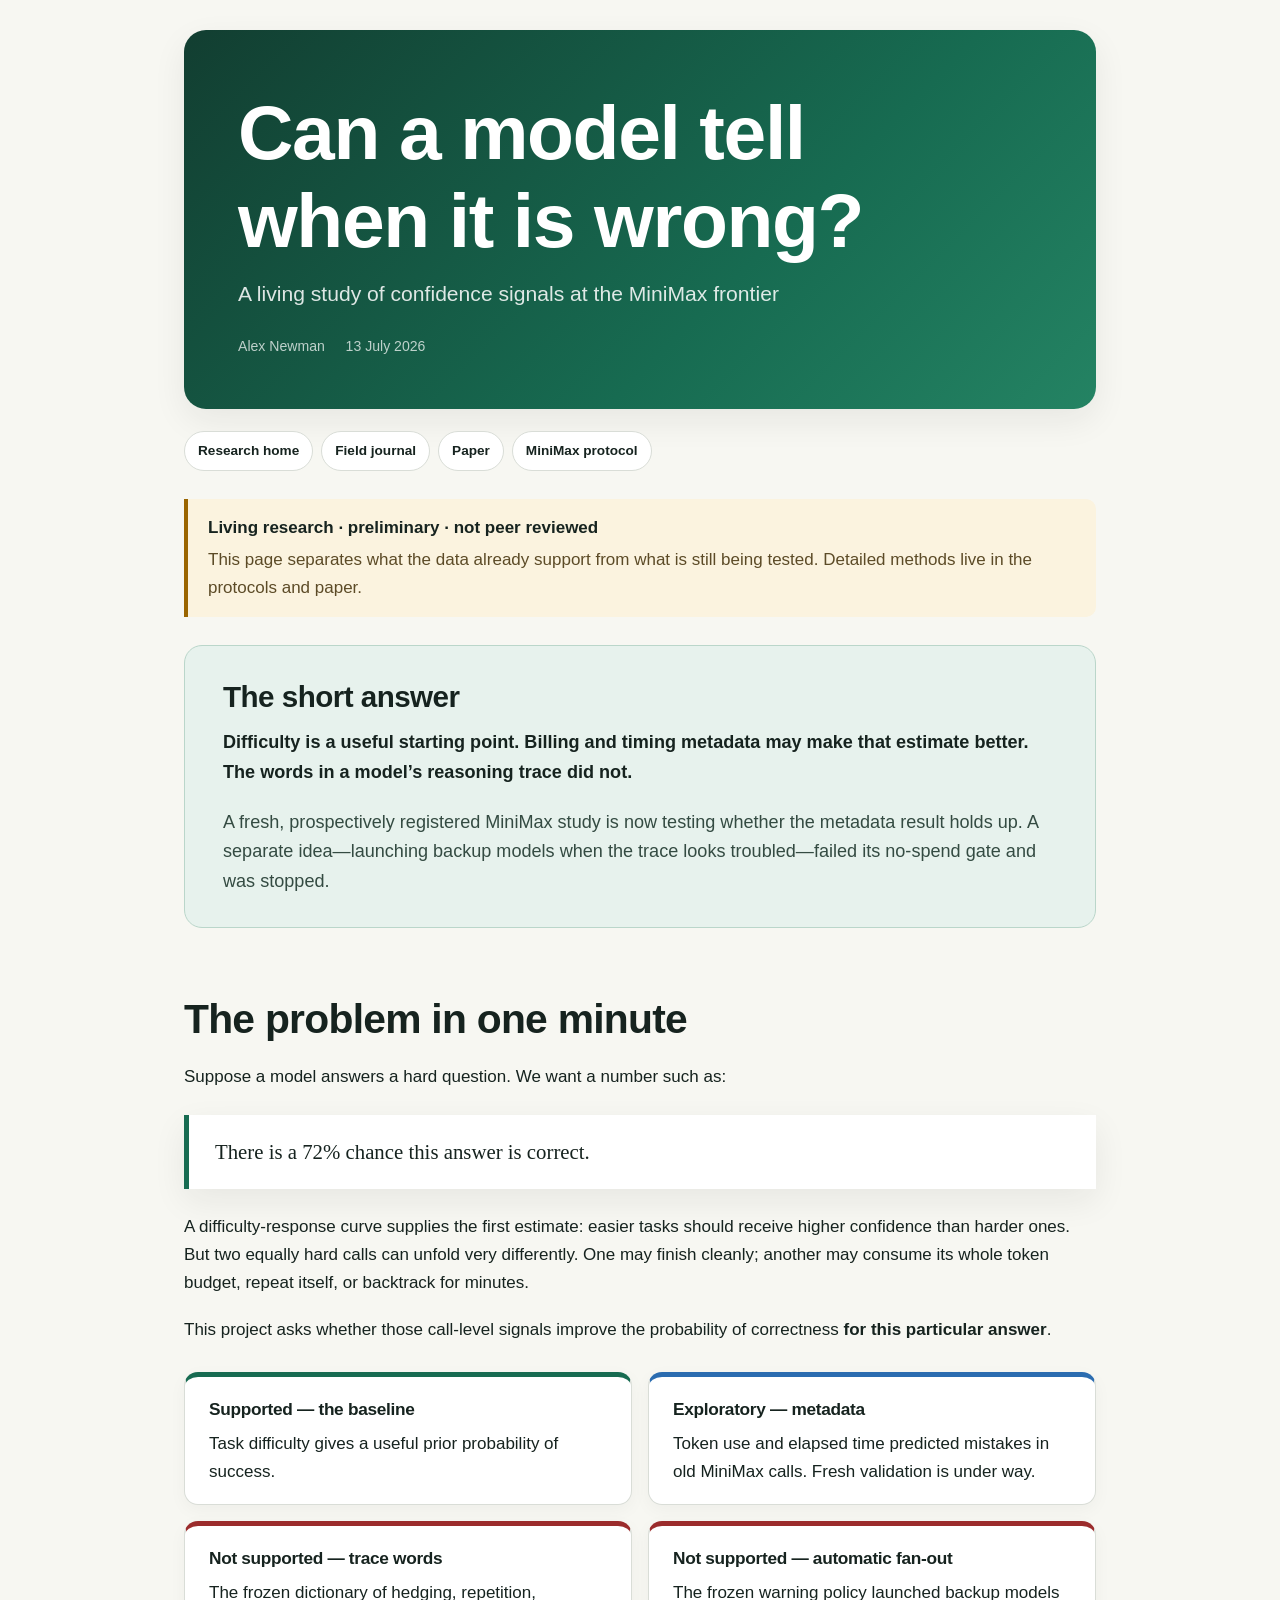
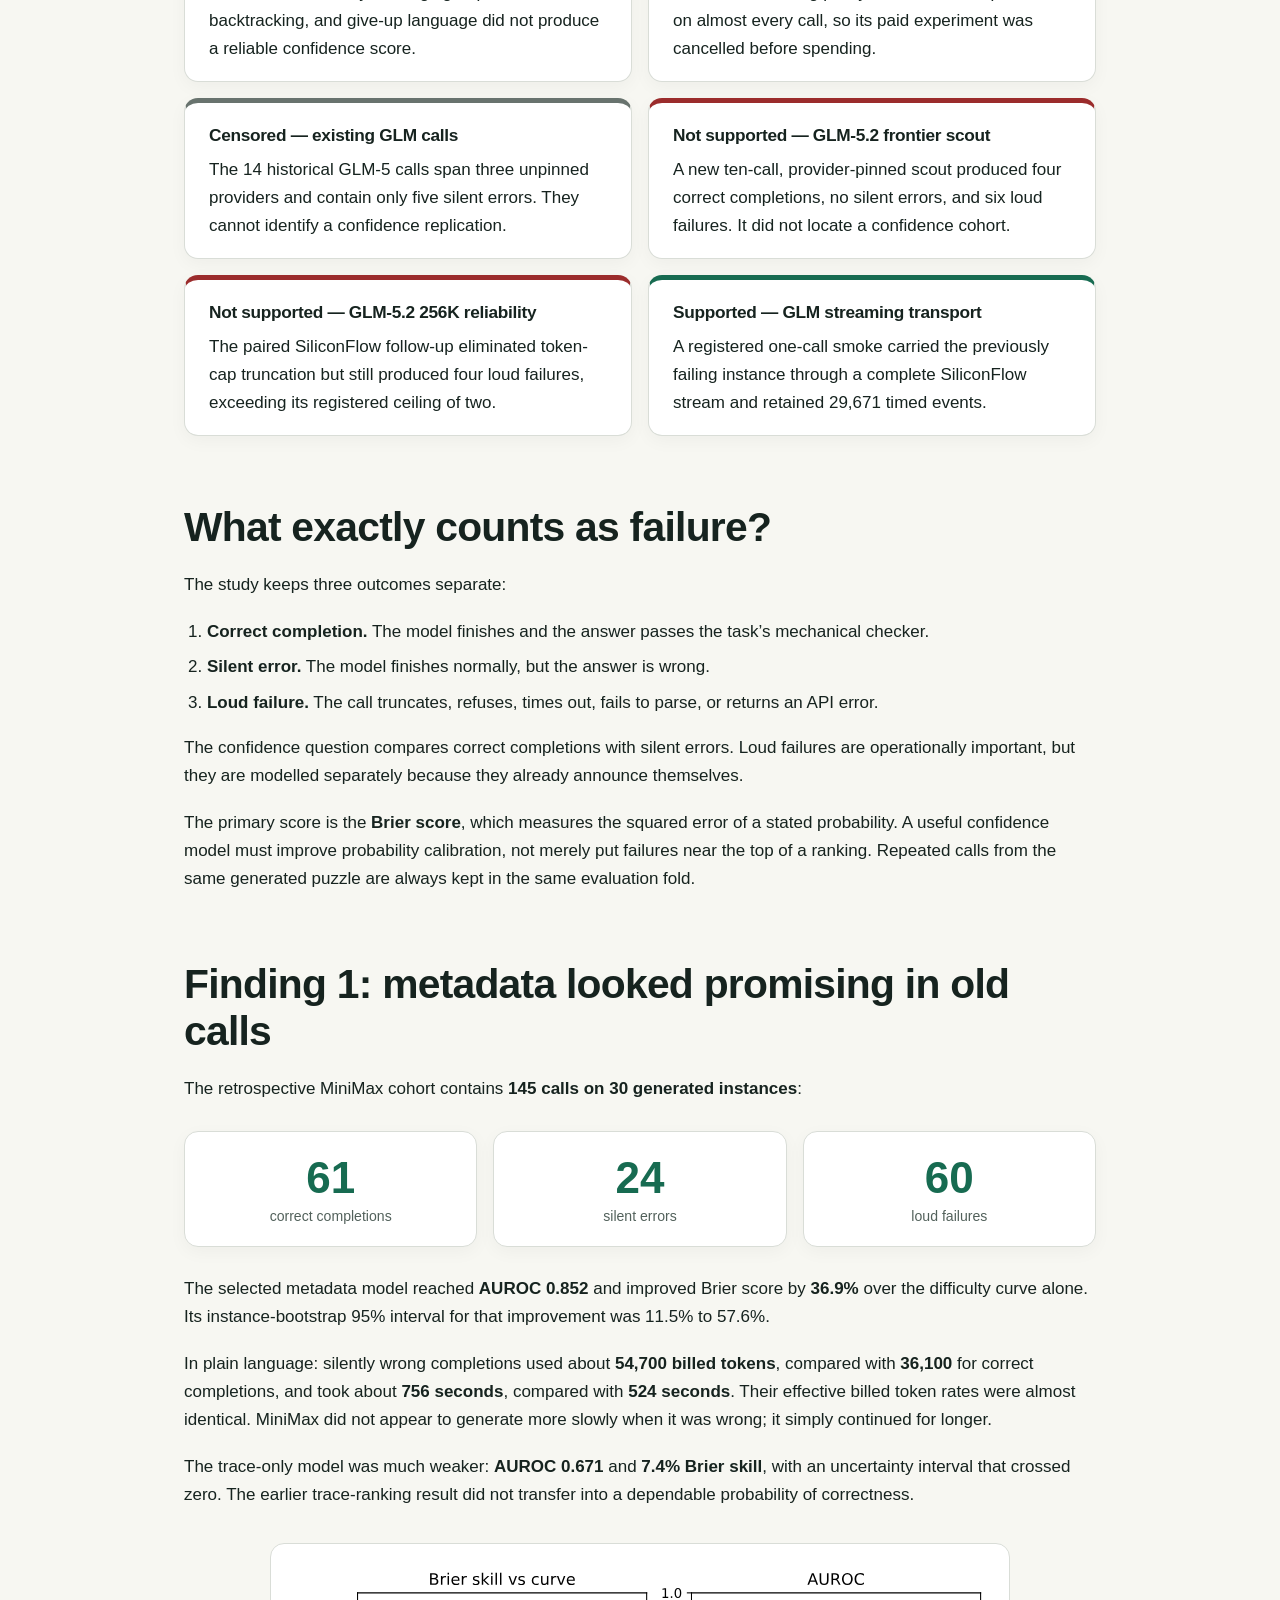
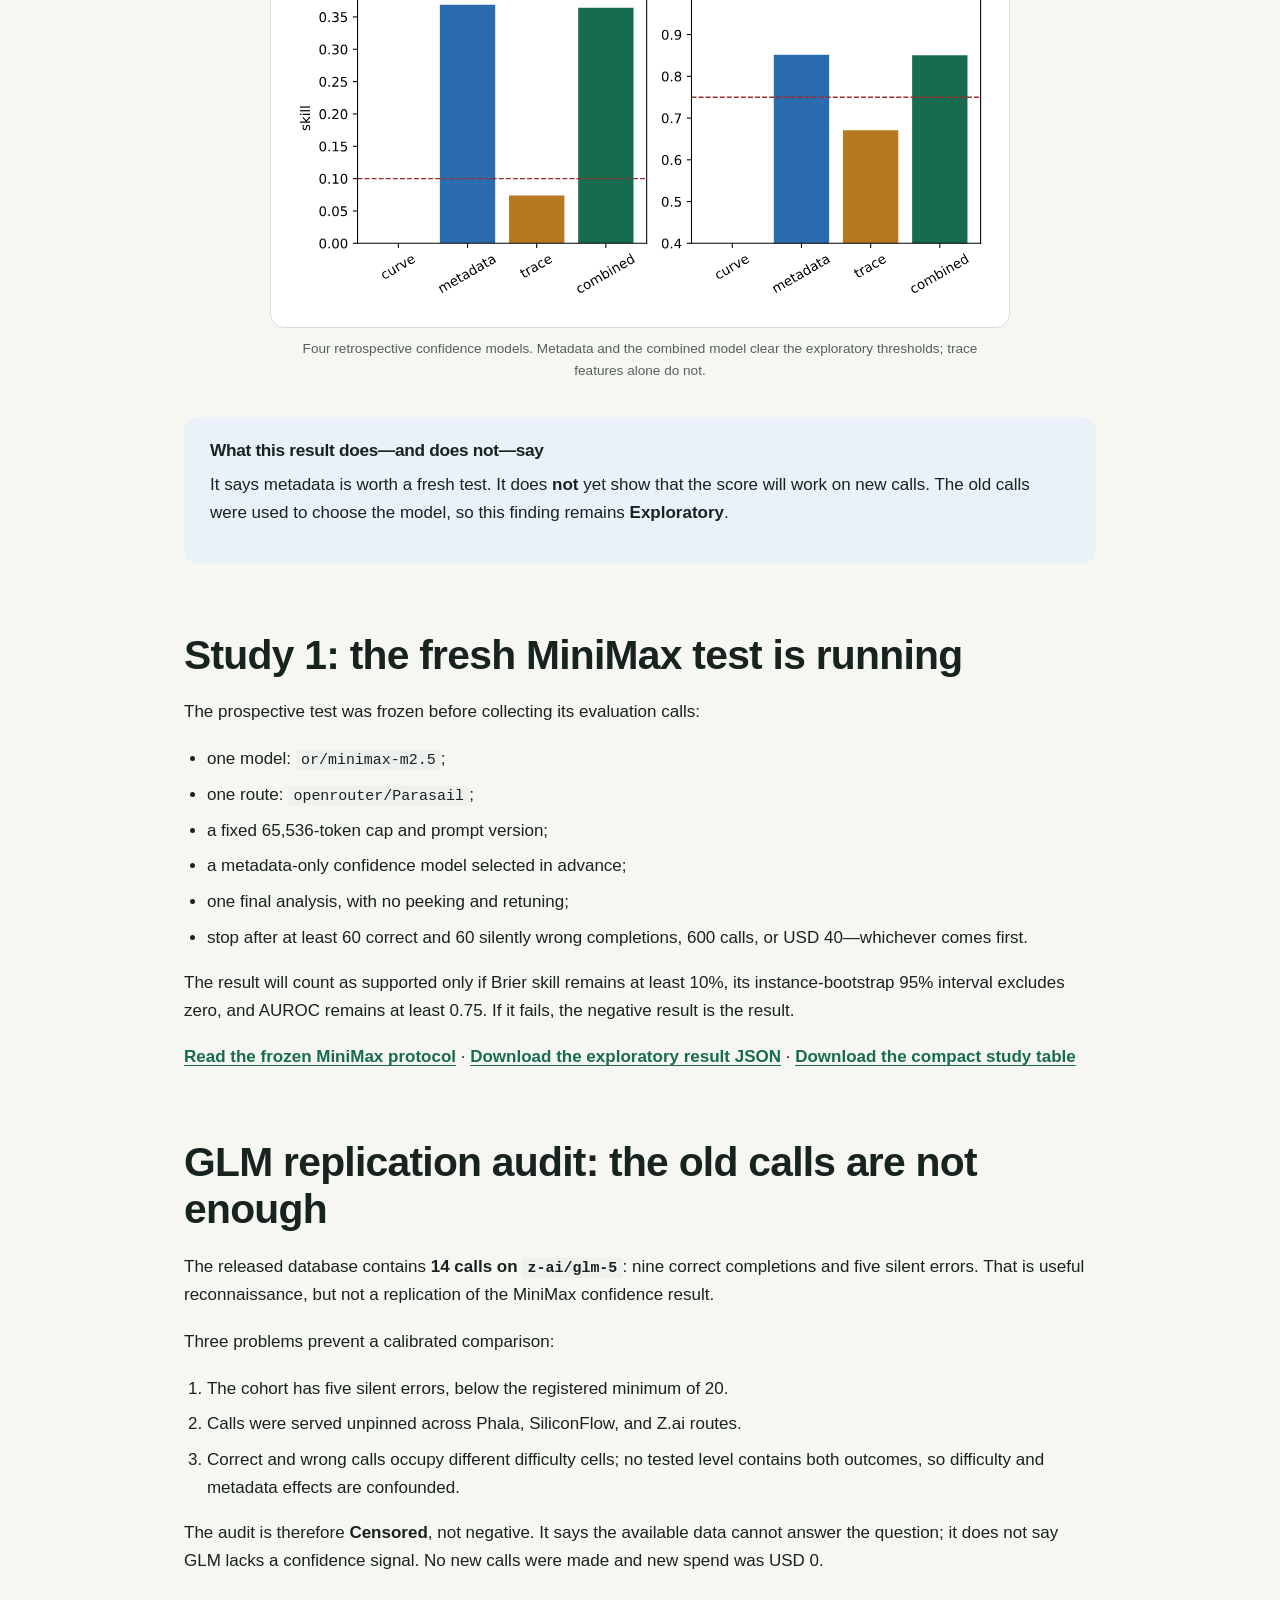
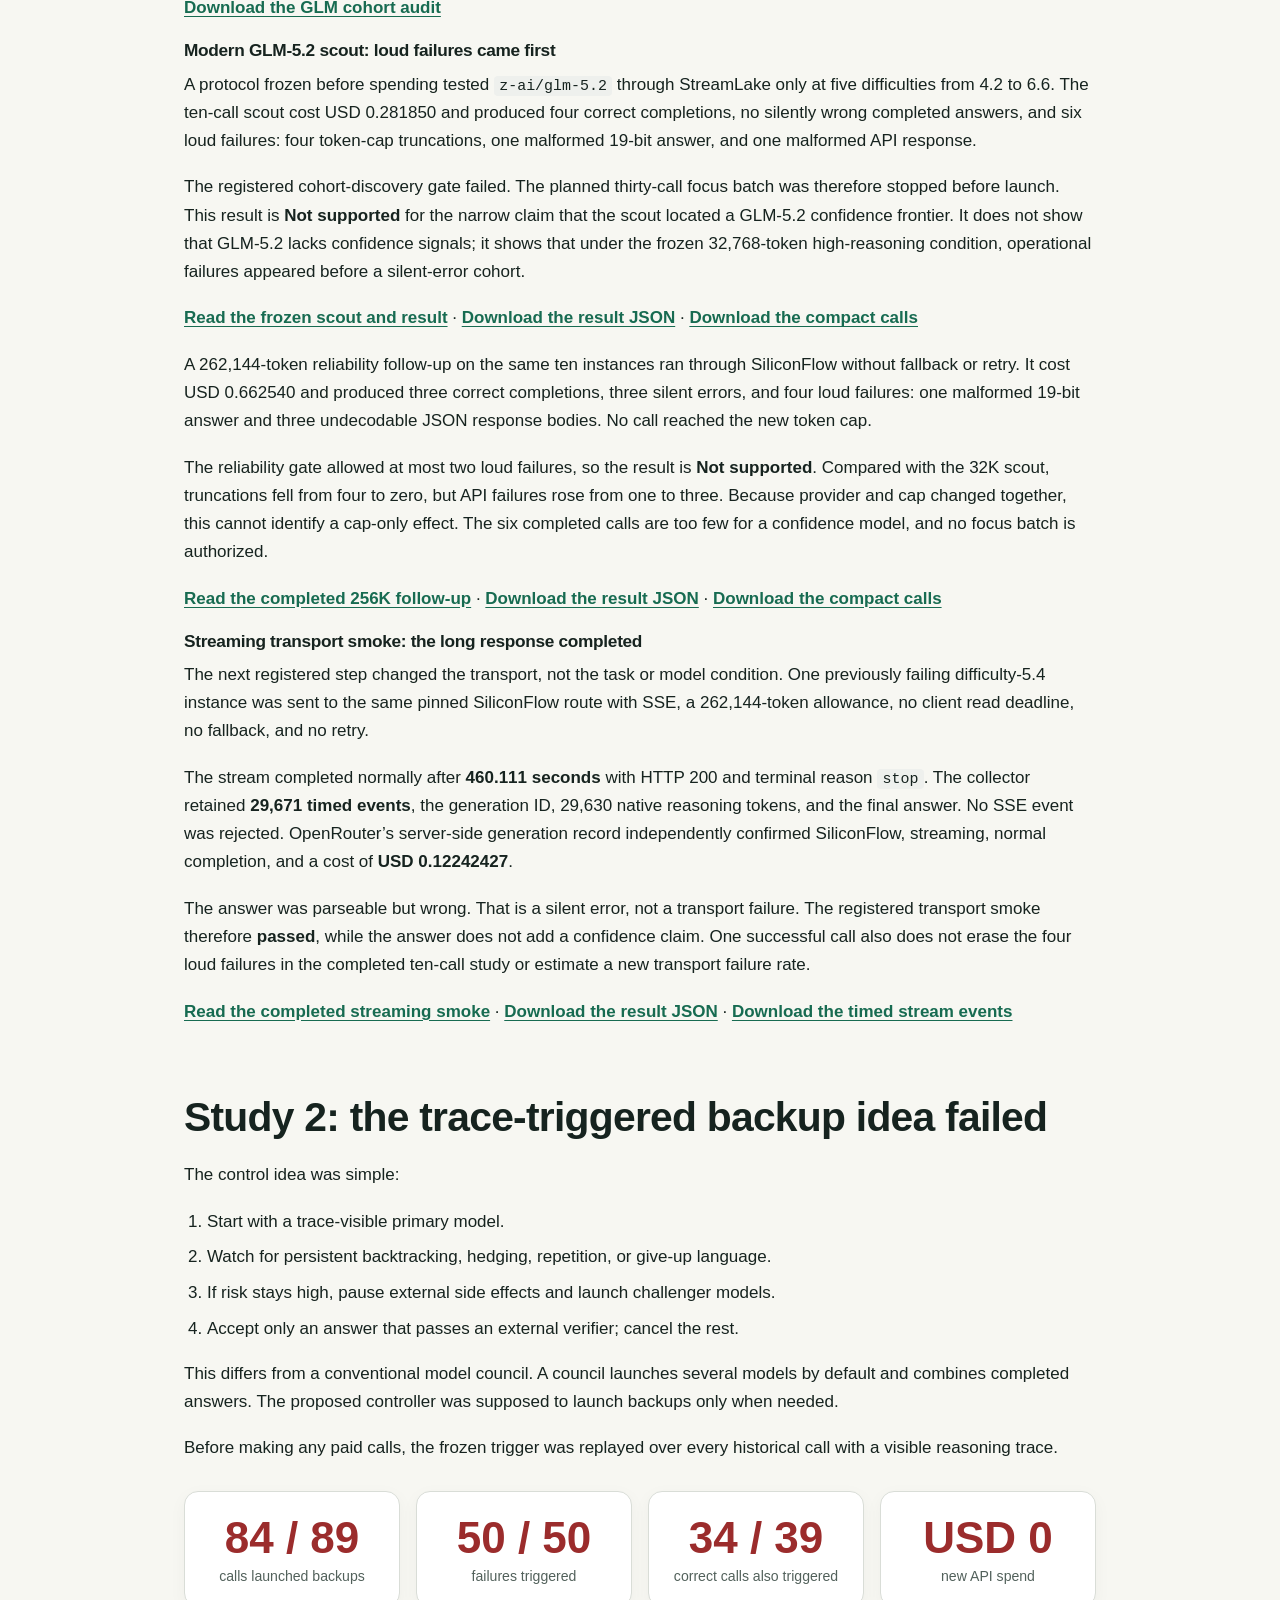
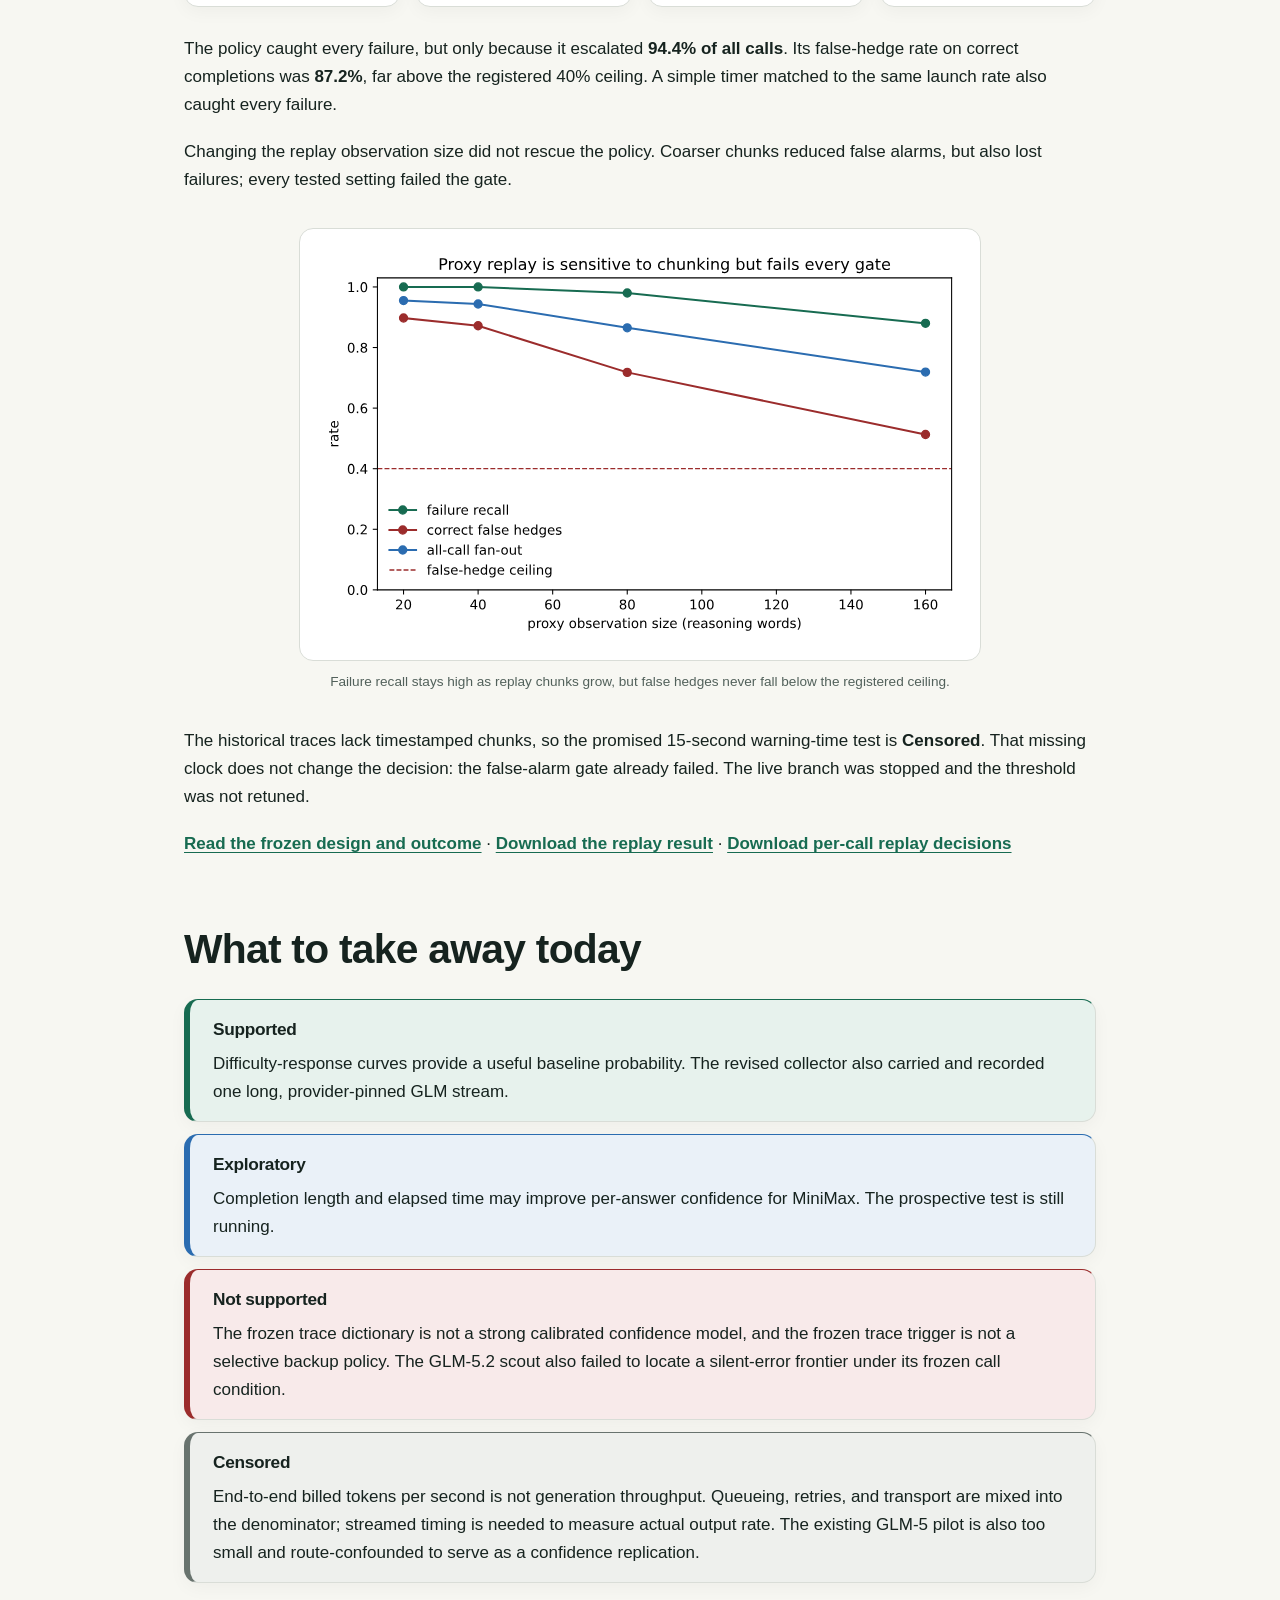
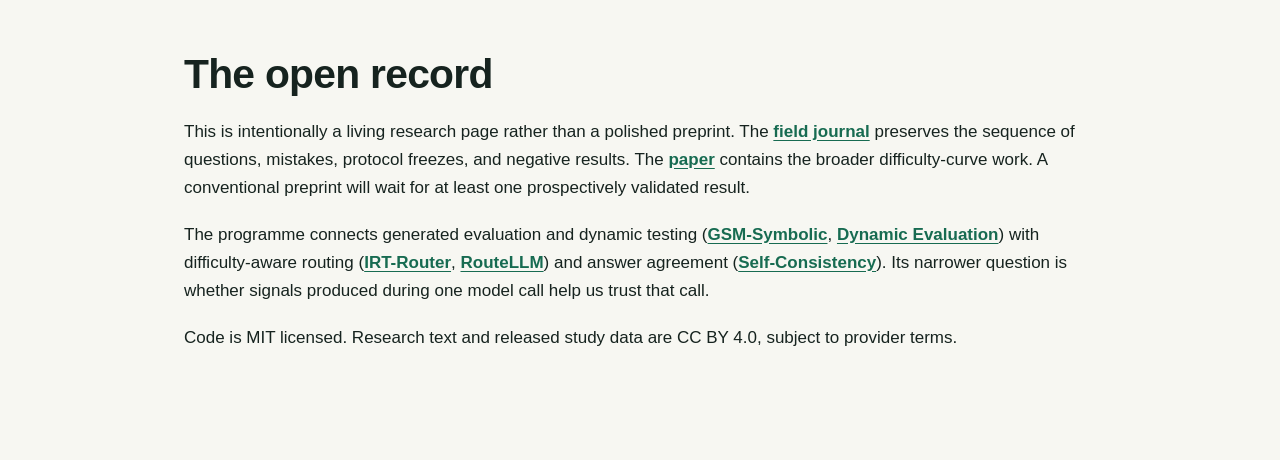
<file: docs/index.html>
<!DOCTYPE html>
<html xmlns="http://www.w3.org/1999/xhtml" lang="en-GB" xml:lang="en-GB">
<head>
  <meta charset="utf-8" />
  <meta name="generator" content="pandoc" />
  <meta name="viewport" content="width=device-width, initial-scale=1.0, user-scalable=yes" />
  <meta name="author" content="Alex Newman" />
  <meta name="dcterms.date" content="2026-07-13" />
  <title>Difficulty-Response
Curves – Can a model tell when it is wrong?</title>
  <style>

span.smallcaps{font-variant: small-caps;}
div.columns{display: flex; gap: min(4vw, 1.5em);}
div.column{flex: auto; overflow-x: auto;}
div.hanging-indent{margin-left: 1.5em; text-indent: -1.5em;}

ul.task-list[class]{list-style: none;}
ul.task-list li input[type="checkbox"] {
font-size: inherit;
width: 0.8em;
margin: 0 0.8em 0.2em -1.6em;
vertical-align: middle;
}
.display.math{display: block; text-align: center; margin: 0.5rem auto;}
</style>
  <style type="text/css">:root {
--ink: #16231f;
--muted: #52615b;
--paper: #f7f7f2;
--card: #ffffff;
--rule: #d9ddd7;
--green: #176b51;
--green-soft: #e7f2ed;
--blue: #2b6cb0;
--blue-soft: #eaf1f8;
--amber: #9a6500;
--amber-soft: #fbf3df;
--red: #9b2c2c;
--red-soft: #f8eaea;
--grey-soft: #eef0ed;
--shadow: 0 12px 34px rgba(22, 35, 31, .07);
}
* { box-sizing: border-box; }
html { background: var(--paper); color: var(--ink); scroll-behavior: smooth; }
body {
max-width: 980px;
margin: 0 auto;
padding: 30px 34px 90px;
font: 17px/1.65 -apple-system, BlinkMacSystemFont, "Segoe UI", sans-serif;
}
header#title-block-header {
margin: 0 0 22px;
padding: 58px 54px 48px;
color: white;
background: linear-gradient(135deg, #123e31, #176b51 62%, #248363);
border-radius: 22px;
box-shadow: var(--shadow);
}
h1, h2, h3 { color: var(--ink); line-height: 1.15; letter-spacing: -.018em; }
header h1 { max-width: 760px; margin: 0 0 12px; color: white; font-size: clamp(2.6rem, 7vw, 4.8rem); }
header .subtitle { max-width: 650px; margin: 0; color: rgba(255,255,255,.86); font-size: 1.32rem; }
header .author, header .date { display: inline-block; margin: 24px 16px 0 0; color: rgba(255,255,255,.72); font-size: .88rem; }
h2 { margin: 68px 0 20px; font-size: clamp(1.75rem, 4vw, 2.55rem); }
h3 { margin: 0 0 10px; font-size: 1.08rem; }
p { margin: 0 0 1.1em; }
strong { color: var(--ink); }
a { color: var(--green); font-weight: 650; text-underline-offset: 3px; }
a:hover { text-decoration-thickness: 2px; }
.page-nav {
display: flex;
flex-wrap: wrap;
gap: 8px;
margin: 18px 0 28px;
}
.page-nav a {
padding: 8px 13px;
border: 1px solid var(--rule);
border-radius: 999px;
background: var(--card);
color: var(--ink);
font-size: .85rem;
text-decoration: none;
}
.page-nav a:hover { border-color: var(--green); color: var(--green); }
.notice {
margin: 24px 0;
padding: 15px 20px;
border-left: 4px solid var(--amber);
border-radius: 0 10px 10px 0;
background: var(--amber-soft);
color: #5c4b27;
}
.notice p { margin: 0; }
.notice p + p { margin-top: 4px; }
.answer {
margin: 28px 0 54px;
padding: 34px 38px 30px;
border: 1px solid #bad6ca;
border-radius: 18px;
background: var(--green-soft);
}
.answer h2 { margin: 0 0 14px; font-size: 1.85rem; }
.answer p { font-size: 1.13rem; }
.answer p:last-child { margin-bottom: 0; color: #344b42; }
blockquote {
margin: 24px 0;
padding: 22px 26px;
border-left: 5px solid var(--green);
background: var(--card);
box-shadow: var(--shadow);
font: 1.3rem/1.45 Georgia, serif;
}
blockquote p { margin: 0; }
.summary-grid, .number-grid {
display: grid;
grid-template-columns: repeat(2, minmax(0, 1fr));
gap: 16px;
margin: 28px 0;
}
.summary-card, .number-card, .claim {
border: 1px solid var(--rule);
border-radius: 14px;
background: var(--card);
box-shadow: 0 5px 18px rgba(22, 35, 31, .04);
}
.summary-card { padding: 23px 24px 18px; border-top-width: 5px; }
.summary-card p:last-child, .claim p:last-child { margin-bottom: 0; }
.supported { border-top-color: var(--green); }
.exploratory { border-top-color: var(--blue); }
.not-supported { border-top-color: var(--red); }
.censored { border-top-color: #68736e; }
.number-grid { grid-template-columns: repeat(3, minmax(0, 1fr)); }
.number-grid.negative-result { grid-template-columns: repeat(4, minmax(0, 1fr)); }
.number-card { padding: 24px 16px 18px; text-align: center; }
.number-card strong { display: block; margin-bottom: 5px; color: var(--green); font-size: clamp(1.8rem, 4vw, 2.75rem); line-height: 1; }
.negative-result .number-card strong { color: var(--red); }
.number-card p { margin: 0; color: var(--muted); font-size: .88rem; }
.interpretation {
margin: 28px 0;
padding: 24px 26px 18px;
border-radius: 14px;
background: var(--blue-soft);
}
.claim-list { display: grid; gap: 12px; margin: 26px 0; }
.claim { padding: 20px 23px 15px; border-left-width: 6px; }
.claim.supported { border-left-color: var(--green); background: var(--green-soft); }
.claim.exploratory { border-left-color: var(--blue); background: var(--blue-soft); }
.claim.not-supported { border-left-color: var(--red); background: var(--red-soft); }
.claim.censored { border-left-color: #68736e; background: var(--grey-soft); }
ol, ul { padding-left: 1.35em; }
li { margin: .45em 0; }
code { padding: .13em .35em; border-radius: 4px; background: var(--grey-soft); font-size: .88em; }
figure { margin: 34px auto; }
figure img, body > p > img {
display: block;
max-width: 100%;
height: auto;
margin: 30px auto 10px;
padding: 14px;
border: 1px solid var(--rule);
border-radius: 14px;
background: white;
}
figcaption { max-width: 720px; margin: 8px auto 0; color: var(--muted); font-size: .85rem; text-align: center; }
body > hr { margin: 60px 0; border: 0; border-top: 1px solid var(--rule); }
@media (max-width: 720px) {
body { padding: 14px 17px 64px; font-size: 16px; }
header#title-block-header { padding: 36px 26px 32px; border-radius: 16px; }
header h1 { font-size: 2.65rem; }
header .subtitle { font-size: 1.08rem; }
h2 { margin-top: 50px; }
.answer { padding: 26px 23px 22px; }
.summary-grid, .number-grid, .number-grid.negative-result { grid-template-columns: 1fr; }
.number-card { padding: 19px 16px 15px; }
blockquote { padding: 19px 21px; font-size: 1.12rem; }
}
@media (prefers-reduced-motion: reduce) {
html { scroll-behavior: auto; }
}
</style>
</head>
<body>
<header id="title-block-header">
<h1 class="title">Can a model tell when it is wrong?</h1>
<p class="subtitle">A living study of confidence signals at the MiniMax
frontier</p>
<p class="author">Alex Newman</p>
<p class="date">13 July 2026</p>
</header>
<nav class="page-nav" aria-label="Research links">
<a href="index.html">Research home</a> <a href="journal.html">Field
journal</a> <a href="paper.pdf">Paper</a>
<a href="minimax-confidence-protocol.html">MiniMax protocol</a>
</nav>
<div class="notice">
<p><strong>Living research · preliminary · not peer
reviewed</strong></p>
<p>This page separates what the data already support from what is still
being tested. Detailed methods live in the protocols and paper.</p>
</div>
<section id="the-short-answer" class="answer">
<h2>The short answer</h2>
<p><strong>Difficulty is a useful starting point. Billing and timing
metadata may make that estimate better. The words in a model’s reasoning
trace did not.</strong></p>
<p>A fresh, prospectively registered MiniMax study is now testing
whether the metadata result holds up. A separate idea—launching backup
models when the trace looks troubled—failed its no-spend gate and was
stopped.</p>
</section>
<h2 id="the-problem-in-one-minute">The problem in one minute</h2>
<p>Suppose a model answers a hard question. We want a number such
as:</p>
<blockquote>
<p>There is a 72% chance this answer is correct.</p>
</blockquote>
<p>A difficulty-response curve supplies the first estimate: easier tasks
should receive higher confidence than harder ones. But two equally hard
calls can unfold very differently. One may finish cleanly; another may
consume its whole token budget, repeat itself, or backtrack for
minutes.</p>
<p>This project asks whether those call-level signals improve the
probability of correctness <strong>for this particular
answer</strong>.</p>
<div class="summary-grid">
<section id="supported-the-baseline" class="summary-card supported">
<h3>Supported — the baseline</h3>
<p>Task difficulty gives a useful prior probability of success.</p>
</section>
<section id="exploratory-metadata" class="summary-card exploratory">
<h3>Exploratory — metadata</h3>
<p>Token use and elapsed time predicted mistakes in old MiniMax calls.
Fresh validation is under way.</p>
</section>
<section id="not-supported-trace-words" class="summary-card not-supported">
<h3>Not supported — trace words</h3>
<p>The frozen dictionary of hedging, repetition, backtracking, and
give-up language did not produce a reliable confidence score.</p>
</section>
<section id="not-supported-automatic-fan-out" class="summary-card not-supported">
<h3>Not supported — automatic fan-out</h3>
<p>The frozen warning policy launched backup models on almost every
call, so its paid experiment was cancelled before spending.</p>
</section>
<section id="censored-existing-glm-calls" class="summary-card censored">
<h3>Censored — existing GLM calls</h3>
<p>The 14 historical GLM-5 calls span three unpinned providers and
contain only five silent errors. They cannot identify a confidence
replication.</p>
</section>
<section id="not-supported-glm-5.2-frontier-scout" class="summary-card not-supported">
<h3>Not supported — GLM-5.2 frontier scout</h3>
<p>A new ten-call, provider-pinned scout produced four correct
completions, no silent errors, and six loud failures. It did not locate
a confidence cohort.</p>
</section>
<section id="not-supported-glm-5.2-256k-reliability" class="summary-card not-supported">
<h3>Not supported — GLM-5.2 256K reliability</h3>
<p>The paired SiliconFlow follow-up eliminated token-cap truncation but
still produced four loud failures, exceeding its registered ceiling of
two.</p>
</section>
<section id="supported-glm-streaming-transport" class="summary-card supported">
<h3>Supported — GLM streaming transport</h3>
<p>A registered one-call smoke carried the previously failing instance
through a complete SiliconFlow stream and retained 29,671 timed
events.</p>
</section>
</div>
<h2 id="what-exactly-counts-as-failure">What exactly counts as
failure?</h2>
<p>The study keeps three outcomes separate:</p>
<ol type="1">
<li><strong>Correct completion.</strong> The model finishes and the
answer passes the task’s mechanical checker.</li>
<li><strong>Silent error.</strong> The model finishes normally, but the
answer is wrong.</li>
<li><strong>Loud failure.</strong> The call truncates, refuses, times
out, fails to parse, or returns an API error.</li>
</ol>
<p>The confidence question compares correct completions with silent
errors. Loud failures are operationally important, but they are modelled
separately because they already announce themselves.</p>
<p>The primary score is the <strong>Brier score</strong>, which measures
the squared error of a stated probability. A useful confidence model
must improve probability calibration, not merely put failures near the
top of a ranking. Repeated calls from the same generated puzzle are
always kept in the same evaluation fold.</p>
<h2 id="finding-1-metadata-looked-promising-in-old-calls">Finding 1:
metadata looked promising in old calls</h2>
<p>The retrospective MiniMax cohort contains <strong>145 calls on 30
generated instances</strong>:</p>
<div class="number-grid">
<div class="number-card">
<p><strong>61</strong></p>
<p>correct completions</p>
</div>
<div class="number-card">
<p><strong>24</strong></p>
<p>silent errors</p>
</div>
<div class="number-card">
<p><strong>60</strong></p>
<p>loud failures</p>
</div>
</div>
<p>The selected metadata model reached <strong>AUROC 0.852</strong> and
improved Brier score by <strong>36.9%</strong> over the difficulty curve
alone. Its instance-bootstrap 95% interval for that improvement was
11.5% to 57.6%.</p>
<p>In plain language: silently wrong completions used about
<strong>54,700 billed tokens</strong>, compared with
<strong>36,100</strong> for correct completions, and took about
<strong>756 seconds</strong>, compared with <strong>524
seconds</strong>. Their effective billed token rates were almost
identical. MiniMax did not appear to generate more slowly when it was
wrong; it simply continued for longer.</p>
<p>The trace-only model was much weaker: <strong>AUROC 0.671</strong>
and <strong>7.4% Brier skill</strong>, with an uncertainty interval that
crossed zero. The earlier trace-ranking result did not transfer into a
dependable probability of correctness.</p>
<figure>
<img role="img" aria-label="Four retrospective confidence models. Metadata and the combined model clear the exploratory thresholds; trace features alone do not." src="[data-uri]" alt="Four retrospective confidence models. Metadata and the combined model clear the exploratory thresholds; trace features alone do not." />
<figcaption aria-hidden="true">Four retrospective confidence models.
Metadata and the combined model clear the exploratory thresholds; trace
features alone do not.</figcaption>
</figure>
<section id="what-this-result-doesand-does-notsay" class="interpretation">
<h3>What this result does—and does not—say</h3>
<p>It says metadata is worth a fresh test. It does <strong>not</strong>
yet show that the score will work on new calls. The old calls were used
to choose the model, so this finding remains
<strong>Exploratory</strong>.</p>
</section>
<h2 id="study-1-the-fresh-minimax-test-is-running">Study 1: the fresh
MiniMax test is running</h2>
<p>The prospective test was frozen before collecting its evaluation
calls:</p>
<ul>
<li>one model: <code>or/minimax-m2.5</code>;</li>
<li>one route: <code>openrouter/Parasail</code>;</li>
<li>a fixed 65,536-token cap and prompt version;</li>
<li>a metadata-only confidence model selected in advance;</li>
<li>one final analysis, with no peeking and retuning;</li>
<li>stop after at least 60 correct and 60 silently wrong completions,
600 calls, or USD 40—whichever comes first.</li>
</ul>
<p>The result will count as supported only if Brier skill remains at
least 10%, its instance-bootstrap 95% interval excludes zero, and AUROC
remains at least 0.75. If it fails, the negative result is the
result.</p>
<p><a href="minimax-confidence-protocol.html">Read the frozen MiniMax
protocol</a> · <a href="data/confidence-minimax.json">Download the
exploratory result JSON</a> · <a href="data/minimax-confidence-v1.jsonl.gz">Download the compact study
table</a></p>
<h2 id="glm-replication-audit-the-old-calls-are-not-enough">GLM
replication audit: the old calls are not enough</h2>
<p>The released database contains <strong>14 calls on
<code>z-ai/glm-5</code></strong>: nine correct completions and five
silent errors. That is useful reconnaissance, but not a replication of
the MiniMax confidence result.</p>
<p>Three problems prevent a calibrated comparison:</p>
<ol type="1">
<li>The cohort has five silent errors, below the registered minimum of
20.</li>
<li>Calls were served unpinned across Phala, SiliconFlow, and Z.ai
routes.</li>
<li>Correct and wrong calls occupy different difficulty cells; no tested
level contains both outcomes, so difficulty and metadata effects are
confounded.</li>
</ol>
<p>The audit is therefore <strong>Censored</strong>, not negative. It
says the available data cannot answer the question; it does not say GLM
lacks a confidence signal. No new calls were made and new spend was USD
0.</p>
<p><a href="data/glm-existing-data-audit.json">Download the GLM cohort
audit</a></p>
<h3 id="modern-glm-5.2-scout-loud-failures-came-first">Modern GLM-5.2
scout: loud failures came first</h3>
<p>A protocol frozen before spending tested <code>z-ai/glm-5.2</code>
through StreamLake only at five difficulties from 4.2 to 6.6. The
ten-call scout cost USD 0.281850 and produced four correct completions,
no silently wrong completed answers, and six loud failures: four
token-cap truncations, one malformed 19-bit answer, and one malformed
API response.</p>
<p>The registered cohort-discovery gate failed. The planned thirty-call
focus batch was therefore stopped before launch. This result is
<strong>Not supported</strong> for the narrow claim that the scout
located a GLM-5.2 confidence frontier. It does not show that GLM-5.2
lacks confidence signals; it shows that under the frozen 32,768-token
high-reasoning condition, operational failures appeared before a
silent-error cohort.</p>
<p><a href="glm-5.2-frontier-pilot.html">Read the frozen scout and
result</a> · <a href="data/glm-5.2-frontier-scout-v1.json">Download the
result JSON</a> · <a href="data/glm-5.2-frontier-scout-v1/calls.jsonl.gz">Download the
compact calls</a></p>
<p>A 262,144-token reliability follow-up on the same ten instances ran
through SiliconFlow without fallback or retry. It cost USD 0.662540 and
produced three correct completions, three silent errors, and four loud
failures: one malformed 19-bit answer and three undecodable JSON
response bodies. No call reached the new token cap.</p>
<p>The reliability gate allowed at most two loud failures, so the result
is <strong>Not supported</strong>. Compared with the 32K scout,
truncations fell from four to zero, but API failures rose from one to
three. Because provider and cap changed together, this cannot identify a
cap-only effect. The six completed calls are too few for a confidence
model, and no focus batch is authorized.</p>
<p><a href="glm-5.2-frontier-256k-siliconflow.html">Read the completed
256K follow-up</a> · <a href="data/glm-5.2-frontier-256k-siliconflow-v1.json">Download the
result JSON</a> · <a href="data/glm-5.2-frontier-256k-siliconflow-v1/calls.jsonl.gz">Download
the compact calls</a></p>
<h3 id="streaming-transport-smoke-the-long-response-completed">Streaming
transport smoke: the long response completed</h3>
<p>The next registered step changed the transport, not the task or model
condition. One previously failing difficulty-5.4 instance was sent to
the same pinned SiliconFlow route with SSE, a 262,144-token allowance,
no client read deadline, no fallback, and no retry.</p>
<p>The stream completed normally after <strong>460.111 seconds</strong>
with HTTP 200 and terminal reason <code>stop</code>. The collector
retained <strong>29,671 timed events</strong>, the generation ID, 29,630
native reasoning tokens, and the final answer. No SSE event was
rejected. OpenRouter’s server-side generation record independently
confirmed SiliconFlow, streaming, normal completion, and a cost of
<strong>USD 0.12242427</strong>.</p>
<p>The answer was parseable but wrong. That is a silent error, not a
transport failure. The registered transport smoke therefore
<strong>passed</strong>, while the answer does not add a confidence
claim. One successful call also does not erase the four loud failures in
the completed ten-call study or estimate a new transport failure
rate.</p>
<p><a href="glm-5.2-streaming-smoke.html">Read the completed streaming
smoke</a> · <a href="data/glm-5.2-streaming-smoke-v1.json">Download the
result JSON</a> · <a href="data/glm-5.2-streaming-smoke-v1/stream-events.jsonl.gz">Download
the timed stream events</a></p>
<h2 id="study-2-the-trace-triggered-backup-idea-failed">Study 2: the
trace-triggered backup idea failed</h2>
<p>The control idea was simple:</p>
<ol type="1">
<li>Start with a trace-visible primary model.</li>
<li>Watch for persistent backtracking, hedging, repetition, or give-up
language.</li>
<li>If risk stays high, pause external side effects and launch
challenger models.</li>
<li>Accept only an answer that passes an external verifier; cancel the
rest.</li>
</ol>
<p>This differs from a conventional model council. A council launches
several models by default and combines completed answers. The proposed
controller was supposed to launch backups only when needed.</p>
<p>Before making any paid calls, the frozen trigger was replayed over
every historical call with a visible reasoning trace.</p>
<div class="number-grid negative-result">
<div class="number-card">
<p><strong>84 / 89</strong></p>
<p>calls launched backups</p>
</div>
<div class="number-card">
<p><strong>50 / 50</strong></p>
<p>failures triggered</p>
</div>
<div class="number-card">
<p><strong>34 / 39</strong></p>
<p>correct calls also triggered</p>
</div>
<div class="number-card">
<p><strong>USD 0</strong></p>
<p>new API spend</p>
</div>
</div>
<p>The policy caught every failure, but only because it escalated
<strong>94.4% of all calls</strong>. Its false-hedge rate on correct
completions was <strong>87.2%</strong>, far above the registered 40%
ceiling. A simple timer matched to the same launch rate also caught
every failure.</p>
<p>Changing the replay observation size did not rescue the policy.
Coarser chunks reduced false alarms, but also lost failures; every
tested setting failed the gate.</p>
<figure>
<img role="img" aria-label="Failure recall stays high as replay chunks grow, but false hedges never fall below the registered ceiling." src="[data-uri]" alt="Failure recall stays high as replay chunks grow, but false hedges never fall below the registered ceiling." />
<figcaption aria-hidden="true">Failure recall stays high as replay
chunks grow, but false hedges never fall below the registered
ceiling.</figcaption>
</figure>
<p>The historical traces lack timestamped chunks, so the promised
15-second warning-time test is <strong>Censored</strong>. That missing
clock does not change the decision: the false-alarm gate already failed.
The live branch was stopped and the threshold was not retuned.</p>
<p><a href="speculative-council-protocol.html">Read the frozen design
and outcome</a> · <a href="data/speculative-replay.json">Download the
replay result</a> · <a href="data/speculative-replay-predictions.jsonl">Download per-call
replay decisions</a></p>
<h2 id="what-to-take-away-today">What to take away today</h2>
<div class="claim-list">
<section id="supported" class="claim supported">
<h3>Supported</h3>
<p>Difficulty-response curves provide a useful baseline probability. The
revised collector also carried and recorded one long, provider-pinned
GLM stream.</p>
</section>
<section id="exploratory" class="claim exploratory">
<h3>Exploratory</h3>
<p>Completion length and elapsed time may improve per-answer confidence
for MiniMax. The prospective test is still running.</p>
</section>
<section id="not-supported" class="claim not-supported">
<h3>Not supported</h3>
<p>The frozen trace dictionary is not a strong calibrated confidence
model, and the frozen trace trigger is not a selective backup policy.
The GLM-5.2 scout also failed to locate a silent-error frontier under
its frozen call condition.</p>
</section>
<section id="censored" class="claim censored">
<h3>Censored</h3>
<p>End-to-end billed tokens per second is not generation throughput.
Queueing, retries, and transport are mixed into the denominator;
streamed timing is needed to measure actual output rate. The existing
GLM-5 pilot is also too small and route-confounded to serve as a
confidence replication.</p>
</section>
</div>
<h2 id="the-open-record">The open record</h2>
<p>This is intentionally a living research page rather than a polished
preprint. The <a href="journal.html">field journal</a> preserves the
sequence of questions, mistakes, protocol freezes, and negative results.
The <a href="paper.pdf">paper</a> contains the broader difficulty-curve
work. A conventional preprint will wait for at least one prospectively
validated result.</p>
<p>The programme connects generated evaluation and dynamic testing (<a href="https://arxiv.org/abs/2410.05229">GSM-Symbolic</a>, <a href="https://proceedings.mlr.press/v235/zhu24m.html">Dynamic
Evaluation</a>) with difficulty-aware routing (<a href="https://aclanthology.org/2025.acl-long.761/">IRT-Router</a>, <a href="https://arxiv.org/abs/2406.18665">RouteLLM</a>) and answer
agreement (<a href="https://arxiv.org/abs/2203.11171">Self-Consistency</a>). Its
narrower question is whether signals produced during one model call help
us trust that call.</p>
<p>Code is MIT licensed. Research text and released study data are CC BY
4.0, subject to provider terms.</p>
</body>
</html>
</file>
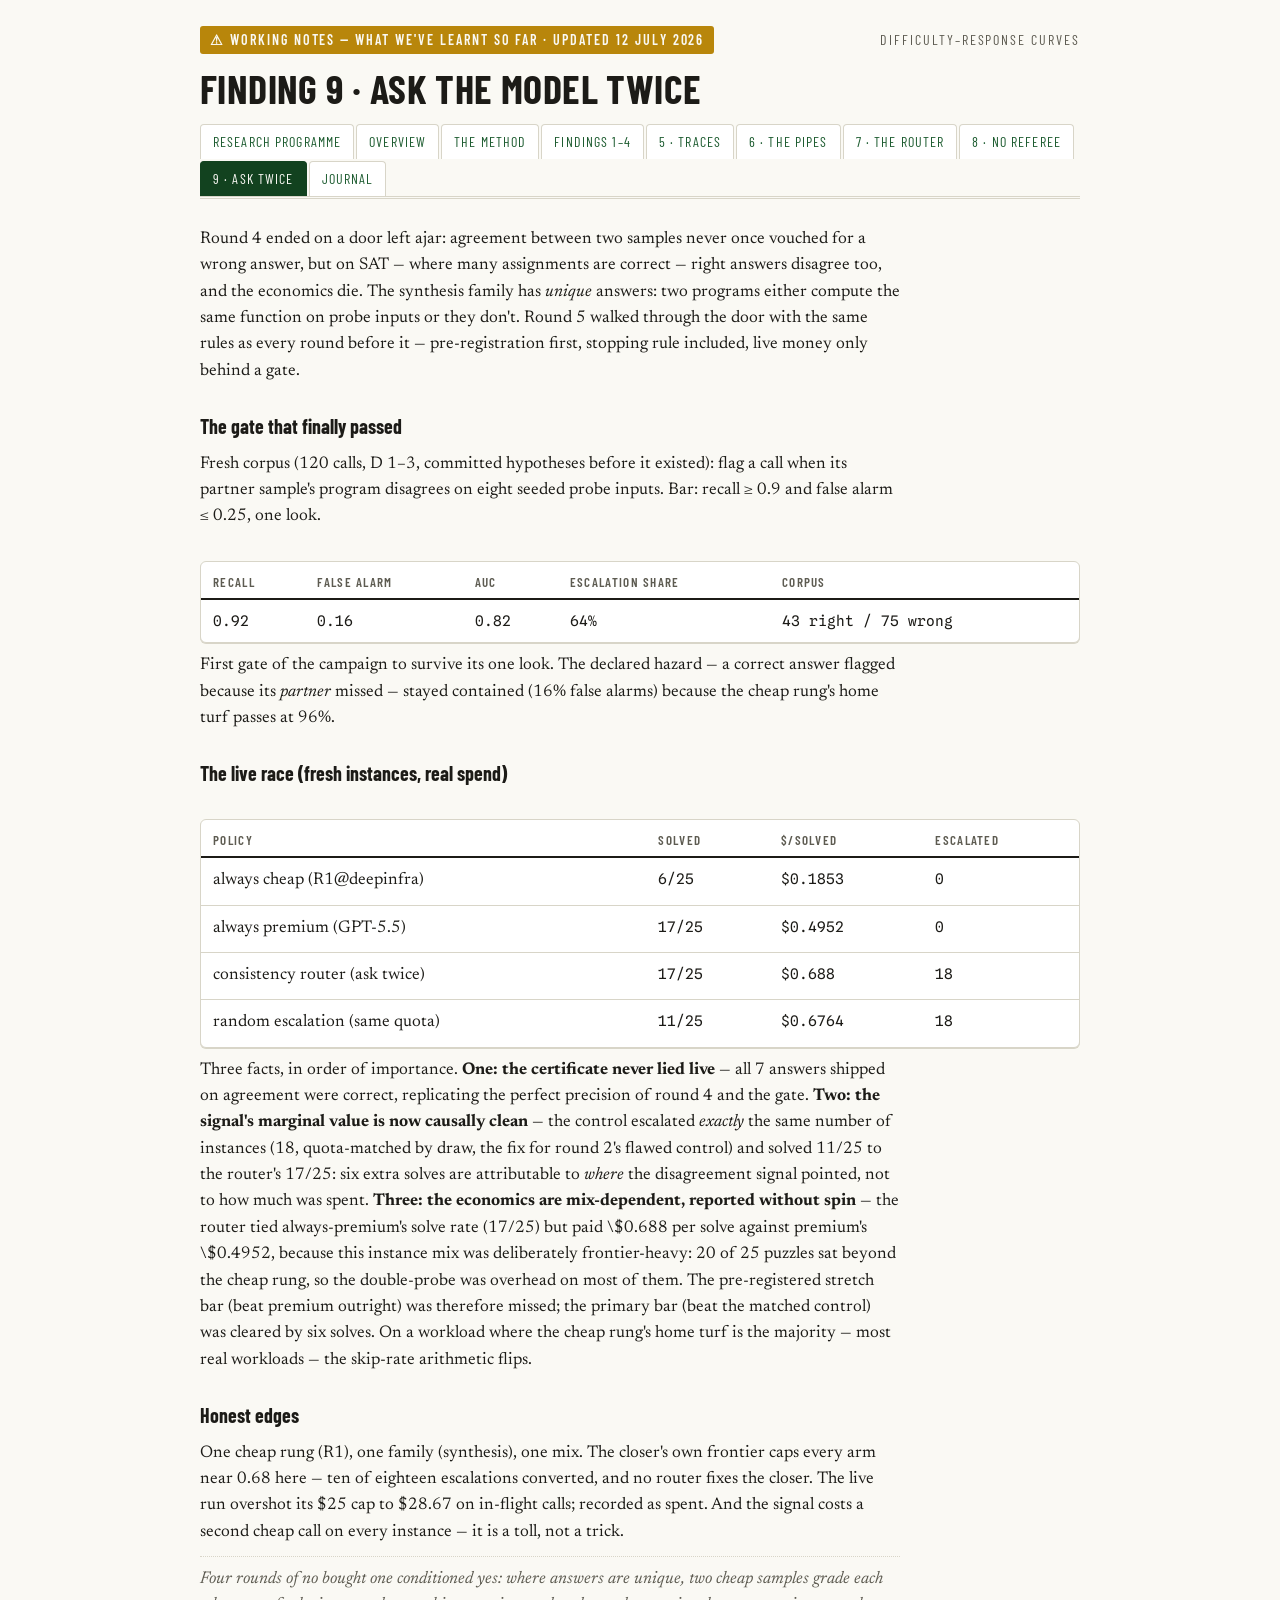
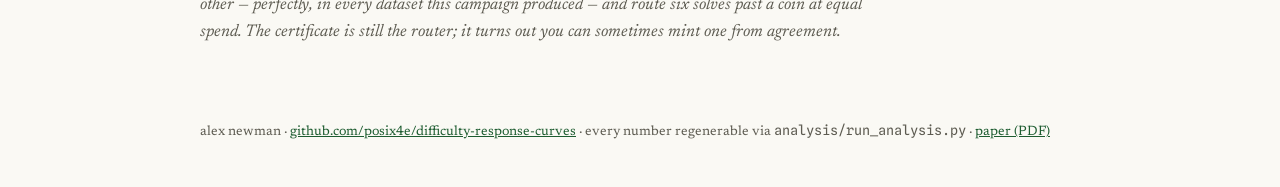
<file: docs/consistency.html>
<!DOCTYPE html>
<html lang="en-GB">
<head>
<meta charset="utf-8">
<meta name="viewport" content="width=device-width, initial-scale=1">
<title>Finding 9: Ask the Model Twice — Difficulty–Response Curves</title>
<meta name="description" content="Round 5: functional agreement between two cheap samples — perfect precision live, +6 solves over a quota-matched control, economics that depend on the mix.">
<link rel="preconnect" href="https://fonts.googleapis.com">
<link href="https://fonts.googleapis.com/css2?family=Barlow+Condensed:wght@500;600;700&family=Newsreader:ital,opsz,wght@0,6..72,400;0,6..72,500;1,6..72,400&family=Spline+Sans+Mono:wght@400;500&display=swap" rel="stylesheet">
<style>
:root {
  --paper:#faf9f4; --card:#ffffff; --ink:#1c1b17; --ink-2:#5d5b51; --rule:#d8d5c8;
  --green:#12421f; --green-2:#1d5c30; --accent:#b8860b;
}
@media (prefers-color-scheme: dark) {
  :root { --paper:#151713; --card:#1d201b; --ink:#f0eee6; --ink-2:#a5a294; --rule:#3a3d35;
           --green:#8fc9a0; --green-2:#6fae82; --accent:#d9a441; }
  img.fig { background:#fcfcfb; border-radius:6px; padding:10px; }
}
* { box-sizing:border-box; margin:0; }
html { scroll-behavior:smooth; }
@media (prefers-reduced-motion: reduce) { html { scroll-behavior:auto; } }
body {
  background:var(--paper); color:var(--ink);
  font-family:"Newsreader", Georgia, serif; font-size:17px; line-height:1.55;
}
.wrap { max-width:920px; margin:0 auto; padding:0 20px; }
.disp { font-family:"Barlow Condensed", "Arial Narrow", sans-serif; }
.mono { font-family:"Spline Sans Mono", ui-monospace, monospace; }

/* masthead */
header { border-bottom:3px double var(--rule); padding:26px 0 18px; }
.wip { background:var(--accent); color:var(--paper); padding:3px 10px; border-radius:3px; font-weight:600; }
.race-meta { display:flex; justify-content:space-between; align-items:baseline; flex-wrap:wrap; gap:6px;
  font-family:"Barlow Condensed",sans-serif; font-size:14px; letter-spacing:.14em; text-transform:uppercase; color:var(--ink-2); }
h1 { font-family:"Barlow Condensed",sans-serif; font-weight:700; font-size:clamp(34px,6vw,58px);
  line-height:1.02; text-transform:uppercase; letter-spacing:.01em; margin:14px 0 8px; color:var(--ink); }
h1 .thin { font-weight:500; color:var(--green); }
.standfirst { font-size:19px; max-width:64ch; color:var(--ink); font-style:italic; }
.links { margin-top:14px; display:flex; gap:10px; flex-wrap:wrap; }
.links a { font-family:"Barlow Condensed",sans-serif; text-transform:uppercase; letter-spacing:.1em; font-size:14px;
  color:var(--paper); background:var(--green); text-decoration:none; padding:7px 14px; border-radius:3px; }
.links a.ghost { background:transparent; color:var(--green); border:1px solid var(--green); }
.links a:focus-visible { outline:3px solid var(--accent); outline-offset:2px; }
.explainer { margin-top:18px; padding:14px 16px; background:var(--card); border:1px solid var(--rule);
  border-left:4px solid var(--green); border-radius:4px; font-size:15.5px; max-width:76ch; }
.explainer p { margin:0; }
/* multi-page chrome */
.pagenav { margin-top:16px; display:flex; flex-wrap:wrap; gap:2px;
  font-family:"Barlow Condensed",sans-serif; font-size:14px; letter-spacing:.08em; text-transform:uppercase; }
.pagenav a { color:var(--green-2); text-decoration:none; padding:6px 12px; border:1px solid var(--rule);
  border-bottom:none; border-radius:4px 4px 0 0; background:var(--card); }
.pagenav a.active { background:var(--green); color:var(--paper); border-color:var(--green); }
.pagenav a:hover { color:var(--accent); }
header.compact { padding-bottom:0; border-bottom:none; }
header.compact h1 { margin-bottom:2px; }
header.compact + section { border-top:3px double var(--rule); padding-top:18px; margin-top:0; }
.teasers { display:grid; grid-template-columns:repeat(auto-fit, minmax(260px, 1fr)); gap:12px; margin-top:14px; }
.teaser { display:block; background:var(--card); border:1px solid var(--rule); border-left:4px solid var(--green);
  border-radius:4px; padding:14px 16px; text-decoration:none; color:var(--ink); }
.teaser:hover { border-left-color:var(--accent); }
.teaser strong { font-family:"Barlow Condensed",sans-serif; text-transform:uppercase; letter-spacing:.08em;
  color:var(--green); display:block; margin-bottom:4px; }
.teaser span { font-size:14px; color:var(--ink-2); }
.journal { margin-top:14px; }
.jentry { display:flex; gap:18px; padding:14px 0; border-bottom:1px dotted var(--rule); }
.jdate { flex:0 0 130px; font-family:"Barlow Condensed",sans-serif; text-transform:uppercase;
  letter-spacing:.06em; font-size:14px; color:var(--accent); padding-top:2px; }
.jbody p { max-width:66ch; }
.toc { margin-top:16px; display:flex; flex-wrap:wrap; gap:4px 14px;
  font-family:"Barlow Condensed",sans-serif; font-size:13.5px; letter-spacing:.08em; text-transform:uppercase; }
.toc a { color:var(--green-2); text-decoration:none; border-bottom:1px dotted var(--rule); }
.toc a:hover { color:var(--accent); }

/* race card */
.card { background:var(--card); border:1px solid var(--rule); border-radius:6px; margin:30px 0 8px;
  overflow-x:auto; box-shadow:0 1px 0 var(--rule); }
.card table { border-collapse:collapse; width:100%; min-width:680px; }
.card caption { text-align:left; padding:14px 16px 4px;
  font-family:"Barlow Condensed",sans-serif; font-size:18px; font-weight:600; letter-spacing:.12em; text-transform:uppercase; color:var(--green); }
.card th { font-family:"Barlow Condensed",sans-serif; font-size:13px; letter-spacing:.1em; text-transform:uppercase;
  color:var(--ink-2); text-align:left; padding:10px 12px 6px; border-bottom:2px solid var(--ink); font-weight:600; }
.card td { padding:10px 12px; border-bottom:1px solid var(--rule); vertical-align:top; }
.card tr:last-child td { border-bottom:none; }
.pos { font-family:"Barlow Condensed",sans-serif; font-size:22px; font-weight:700; color:var(--ink-2); width:2ch; }
.swatch { display:inline-block; width:16px; height:16px; border-radius:3px; margin-top:4px; }
.runner strong { display:block; font-size:16px; }
.runner .mono { font-size:11.5px; color:var(--ink-2); }
td.num { font-family:"Spline Sans Mono",monospace; font-size:14.5px; white-space:nowrap; }
td.num .ci { display:block; font-size:11px; color:var(--ink-2); }
.card-note { font-size:13.5px; color:var(--ink-2); margin:6px 2px 0; }
.leadout { font-style:italic; color:var(--ink-2); border-top:1px dotted var(--rule); padding-top:10px;
  margin-top:18px; max-width:64ch; }
.explainer.thesis { border-left-color:var(--accent); font-size:17px; }
.card.late { margin-top:22px; border-left:4px solid var(--accent); }
.card.late td { font-size:14.5px; }
.datafiles { margin:8px 0 8px 22px; line-height:1.9; }
.cartoon { margin:22px 0; }
.cartoon svg { width:100%; max-width:640px; height:auto; display:block; background:var(--card);
  border:1px solid var(--rule); border-radius:6px; padding:8px; }
.cartoon figcaption { font-size:13px; color:var(--ink-2); margin-top:6px; max-width:70ch; }
.tracequote { border-left:3px solid var(--green); margin:12px 0; padding:10px 16px; background:var(--card);
  font-family:"Spline Sans Mono",monospace; font-size:13px; color:var(--ink); max-width:72ch; }
.datafiles .mono, .datafiles a { font-size:15px; }

/* signals */
.signal { margin:54px 0; }
.flag { display:flex; align-items:center; gap:12px; margin-bottom:10px; }
.flag .t { font-family:"Barlow Condensed",sans-serif; font-weight:700; font-size:20px; color:var(--paper);
  background:var(--green); width:44px; height:44px; display:grid; place-items:center; border-radius:3px; flex:none; }
.flag h2 { font-family:"Barlow Condensed",sans-serif; font-size:26px; font-weight:600; text-transform:uppercase; letter-spacing:.06em; }
.flag .dies { margin-left:auto; font-size:12.5px; color:var(--ink-2); font-style:italic; max-width:34ch; text-align:right; }
.signal p { max-width:70ch; margin:10px 0; }
img.fig { width:100%; height:auto; margin:14px 0 4px; }
.headline { font-family:"Barlow Condensed",sans-serif; font-size:20px; font-weight:600; color:var(--green); }
.plain { font-size:17px; }
th .sub { font-weight:400; font-size:10.5px; letter-spacing:.04em; text-transform:none; color:var(--ink-2); }

/* tools */
pre { background:var(--card); border:1px solid var(--rule); border-radius:6px; padding:16px;
  overflow-x:auto; font-family:"Spline Sans Mono",monospace; font-size:13.5px; line-height:1.6; color:var(--ink); }
.notclaim { border-top:3px double var(--rule); margin-top:60px; padding:26px 0 10px; font-style:italic; color:var(--ink-2); max-width:70ch; }
footer { padding:20px 0 44px; font-size:13.5px; color:var(--ink-2); }
footer a { color:var(--green-2); }
a { color:var(--green-2); }
</style>
</head>
<body>
<div class="wrap">
<header class="compact">
  <div class="race-meta">
    <span class="wip">&#9888; working notes &mdash; what we've learnt so far · updated 12 July 2026</span>
    <span><a href="index.html" style="color:inherit;text-decoration:none">difficulty&ndash;response curves</a></span>
  </div>
  <h1 style="font-size:clamp(26px,4vw,40px)">Finding 9 · Ask the model twice</h1>
  <nav class="pagenav" aria-label="Pages"><a href="research.html">Research Programme</a><a href="index.html">Overview</a><a href="method.html">The Method</a><a href="findings.html">Findings 1–4</a><a href="traces.html">5 · Traces</a><a href="pipes.html">6 · The Pipes</a><a href="router.html">7 · The Router</a><a href="routing2.html">8 · No Referee</a><a href="consistency.html" class="active">9 · Ask Twice</a><a href="journal.html">Journal</a></nav>
</header>
<section class="signal" id="f9">
  <p class="plain">Round 4 ended on a door left ajar: agreement between two samples never once vouched for
  a wrong answer, but on SAT &mdash; where many assignments are correct &mdash; right answers disagree too,
  and the economics die. The synthesis family has <em>unique</em> answers: two programs either compute the
  same function on probe inputs or they don't. Round 5 walked through the door with the same rules as every
  round before it &mdash; pre-registration first, stopping rule included, live money only behind a gate.</p>

  <h3 class="disp" style="margin-top:26px">The gate that finally passed</h3>
  <p>Fresh corpus (120 calls, D&nbsp;1&ndash;3, committed hypotheses before it existed): flag a call when its
  partner sample's program disagrees on eight seeded probe inputs. Bar: recall &ge; 0.9 and false alarm
  &le; 0.25, one look.</p>
  <div class="card"><table>
    <thead><tr><th>recall</th><th>false alarm</th><th>AUC</th><th>escalation share</th><th>corpus</th></tr></thead>
    <tbody><tr><td class="num">0.92</td><td class="num">0.16</td>
    <td class="num">0.82</td><td class="num">64%</td>
    <td class="num">43 right / 75 wrong</td></tr></tbody>
  </table></div>
  <p>First gate of the campaign to survive its one look. The declared hazard &mdash; a correct answer
  flagged because its <em>partner</em> missed &mdash; stayed contained (16% false alarms)
  because the cheap rung's home turf passes at 96%.</p>

  <h3 class="disp" style="margin-top:26px">The live race (fresh instances, real spend)</h3>
  <div class="card"><table>
    <thead><tr><th>policy</th><th>solved</th><th>$/solved</th><th>escalated</th></tr></thead>
    <tbody><tr><td>always cheap (R1@deepinfra)</td><td class="num">6/25</td><td class="num">$0.1853</td><td class="num">0</td></tr><tr><td>always premium (GPT-5.5)</td><td class="num">17/25</td><td class="num">$0.4952</td><td class="num">0</td></tr><tr><td>consistency router (ask twice)</td><td class="num">17/25</td><td class="num">$0.688</td><td class="num">18</td></tr><tr><td>random escalation (same quota)</td><td class="num">11/25</td><td class="num">$0.6764</td><td class="num">18</td></tr></tbody>
  </table></div>
  <p>Three facts, in order of importance. <strong>One: the certificate never lied live</strong> &mdash;
  all 7 answers shipped on agreement were correct, replicating the perfect precision of
  round 4 and the gate. <strong>Two: the signal's marginal value is now causally clean</strong> &mdash;
  the control escalated <em>exactly</em> the same number of instances (18, quota-matched
  by draw, the fix for round 2's flawed control) and solved 11/25 to the router's
  17/25: six extra solves are attributable to <em>where</em> the disagreement signal pointed,
  not to how much was spent. <strong>Three: the economics are mix-dependent, reported without spin</strong>
  &mdash; the router tied always-premium's solve rate (17/25) but paid
  \$0.688 per solve against premium's
  \$0.4952, because this instance mix was deliberately
  frontier-heavy: 20 of 25 puzzles sat beyond the cheap rung, so the double-probe was overhead on most of
  them. The pre-registered stretch bar (beat premium outright) was therefore missed; the primary bar
  (beat the matched control) was cleared by six solves. On a workload where the cheap rung's home turf is
  the majority &mdash; most real workloads &mdash; the skip-rate arithmetic flips.</p>

  <h3 class="disp" style="margin-top:26px">Honest edges</h3>
  <p>One cheap rung (R1), one family (synthesis), one mix. The closer's own frontier caps every arm near
  0.68 here &mdash; ten of eighteen escalations converted, and no router fixes the closer. The live run
  overshot its $25 cap to $28.67 on in-flight calls; recorded as spent. And the signal costs a second
  cheap call on every instance &mdash; it is a toll, not a trick.</p>

  <p class="leadout">Four rounds of <em>no</em> bought one conditioned <em>yes</em>: where answers are
  unique, two cheap samples grade each other &mdash; perfectly, in every dataset this campaign produced
  &mdash; and route six solves past a coin at equal spend. The certificate is still the router; it turns
  out you can sometimes mint one from agreement.</p>
</section>

<footer>
  <p>alex newman · <a href="https://github.com/posix4e/difficulty-response-curves">github.com/posix4e/difficulty-response-curves</a>
  · every number regenerable via <span class="mono">analysis/run_analysis.py</span> · <a href="paper.pdf">paper (PDF)</a></p>
</footer>
</div>
</body>
</html>
</file>
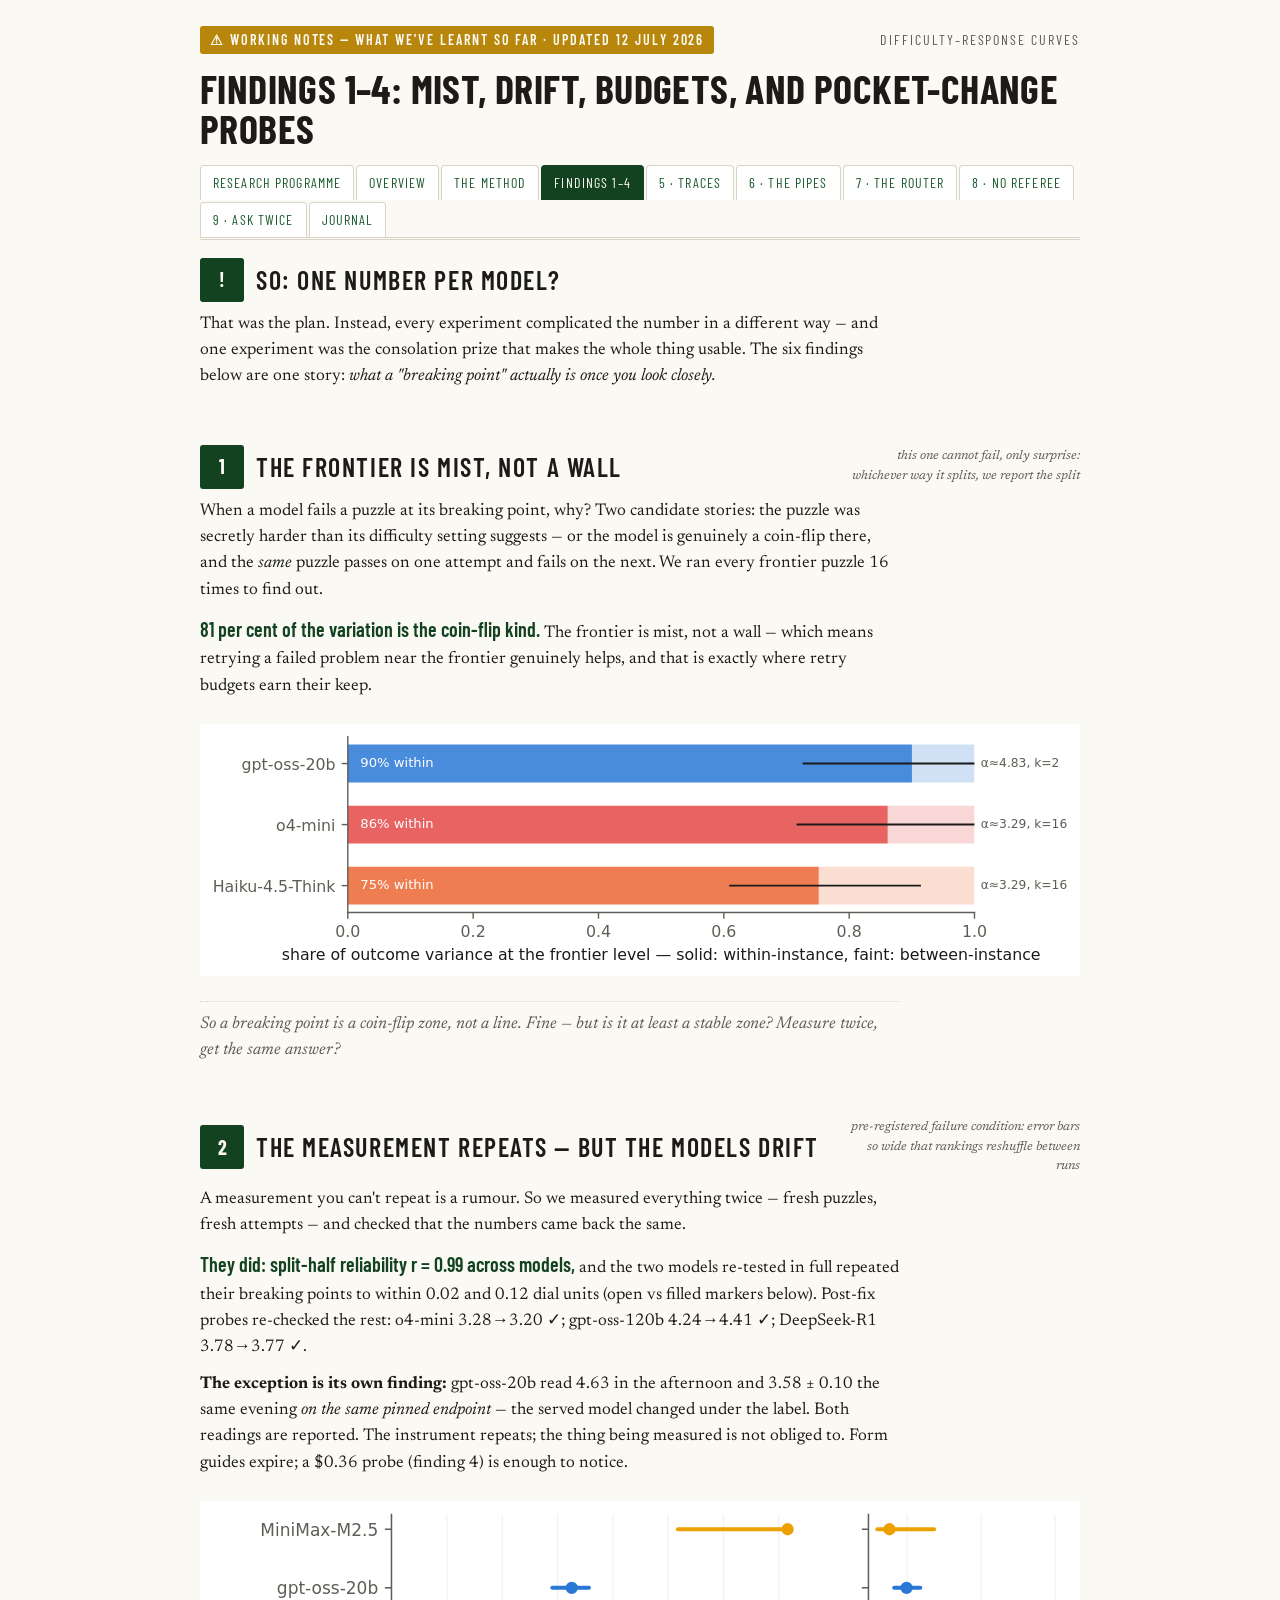
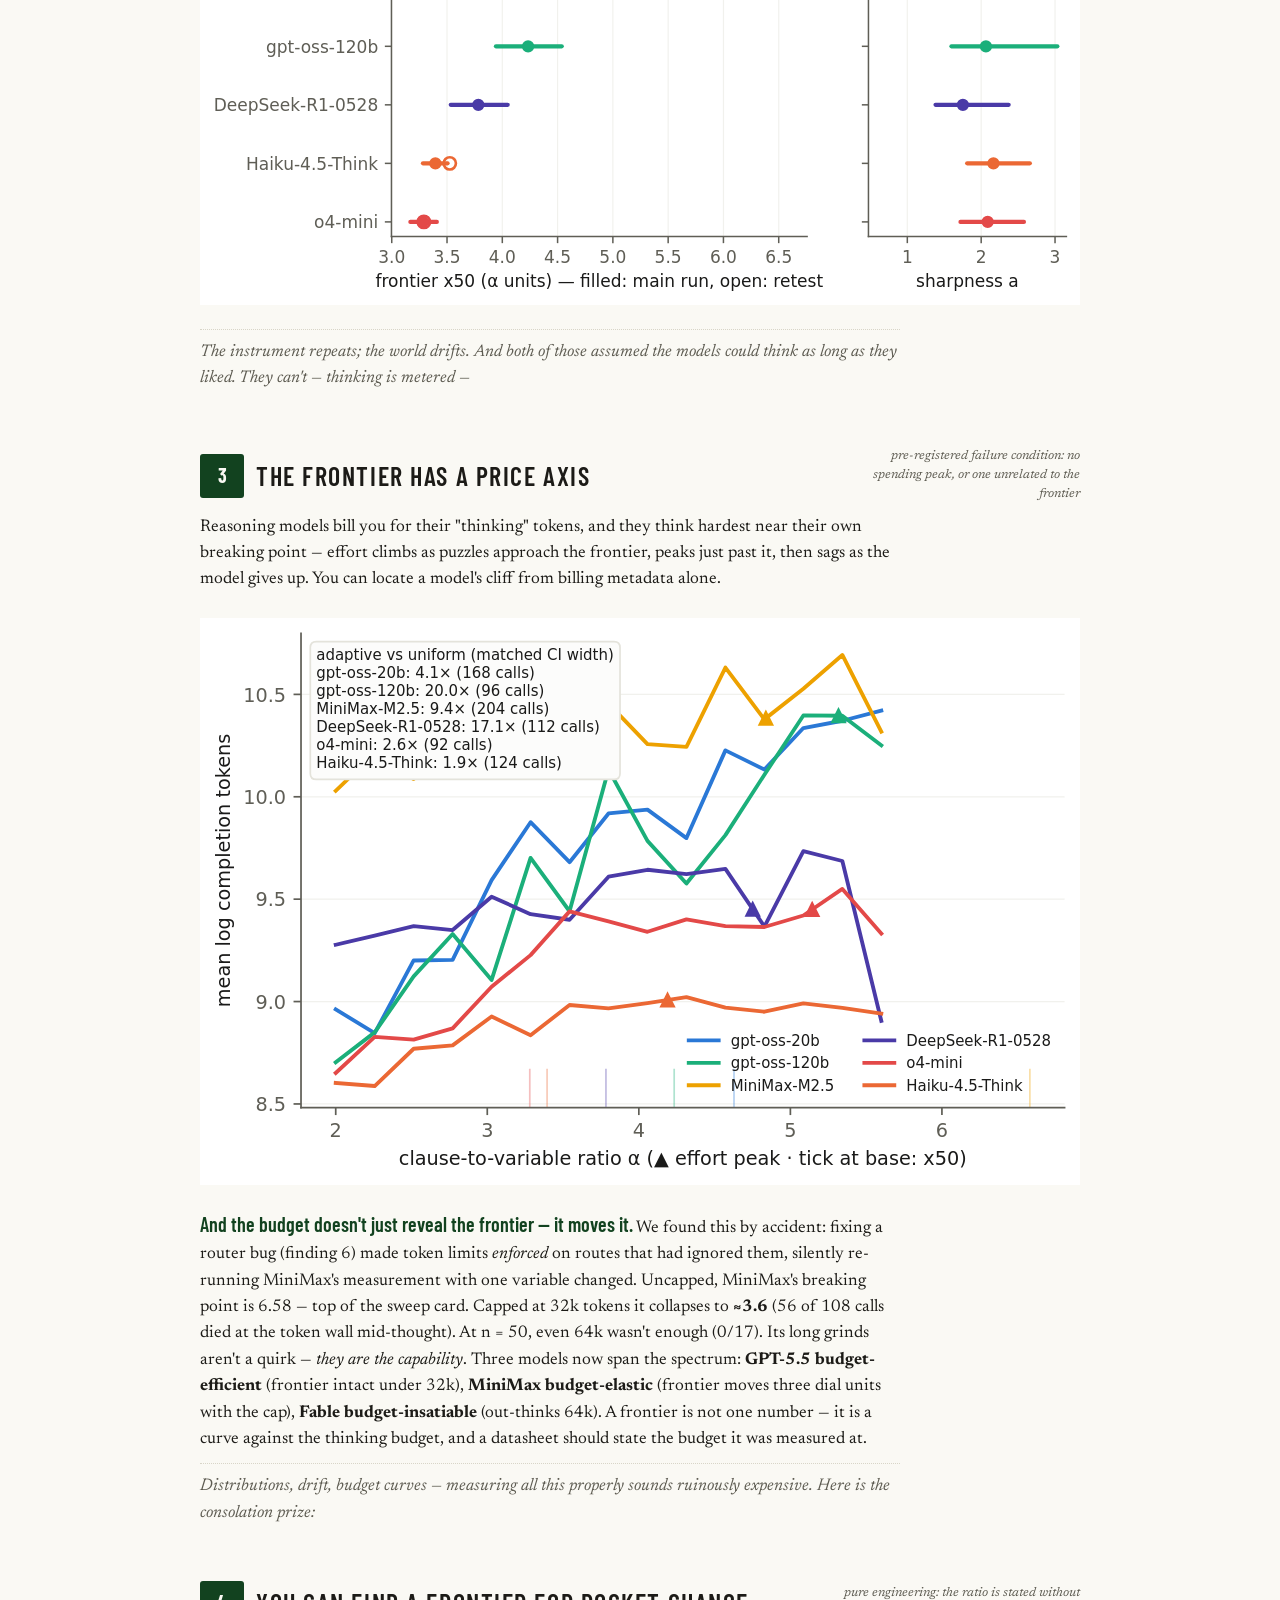
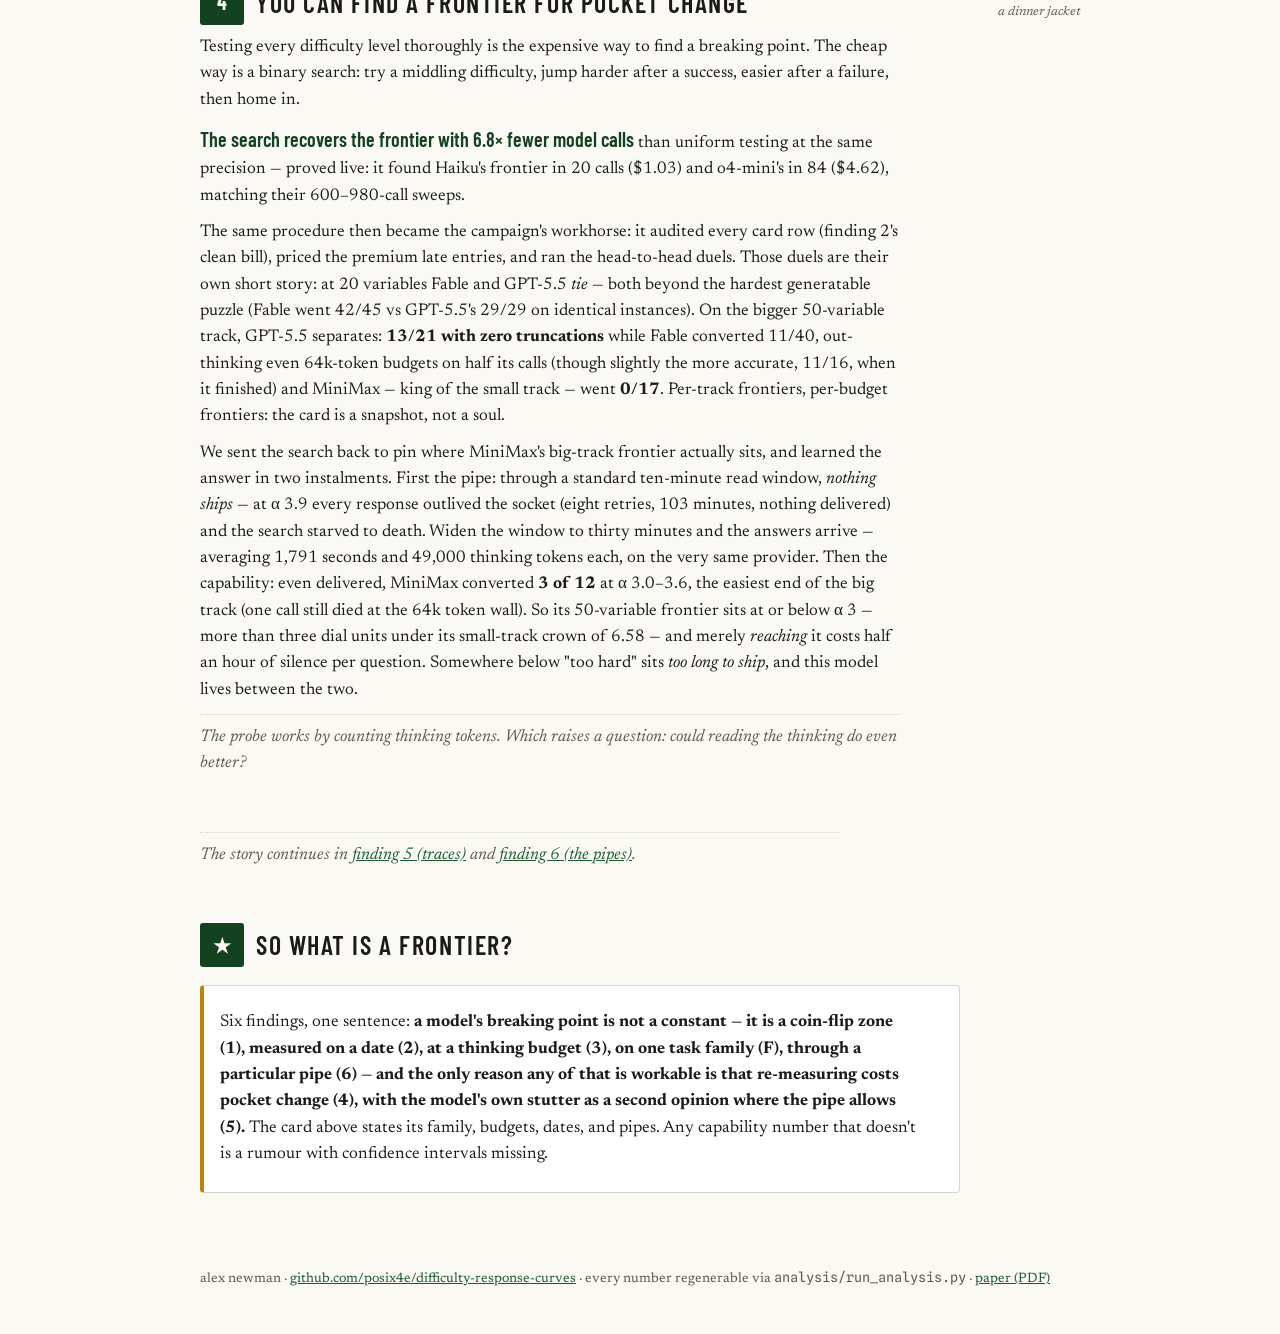
<file: docs/findings.html>
<!DOCTYPE html>
<html lang="en-GB">
<head>
<meta charset="utf-8">
<meta name="viewport" content="width=device-width, initial-scale=1">
<title>Findings 1–4 — Difficulty–Response Curves</title>
<meta name="description" content="The frontier is mist; measurements repeat but models drift; budgets move frontiers; cheap probes find all of it.">
<link rel="preconnect" href="https://fonts.googleapis.com">
<link href="https://fonts.googleapis.com/css2?family=Barlow+Condensed:wght@500;600;700&family=Newsreader:ital,opsz,wght@0,6..72,400;0,6..72,500;1,6..72,400&family=Spline+Sans+Mono:wght@400;500&display=swap" rel="stylesheet">
<style>
:root {
  --paper:#faf9f4; --card:#ffffff; --ink:#1c1b17; --ink-2:#5d5b51; --rule:#d8d5c8;
  --green:#12421f; --green-2:#1d5c30; --accent:#b8860b;
}
@media (prefers-color-scheme: dark) {
  :root { --paper:#151713; --card:#1d201b; --ink:#f0eee6; --ink-2:#a5a294; --rule:#3a3d35;
           --green:#8fc9a0; --green-2:#6fae82; --accent:#d9a441; }
  img.fig { background:#fcfcfb; border-radius:6px; padding:10px; }
}
* { box-sizing:border-box; margin:0; }
html { scroll-behavior:smooth; }
@media (prefers-reduced-motion: reduce) { html { scroll-behavior:auto; } }
body {
  background:var(--paper); color:var(--ink);
  font-family:"Newsreader", Georgia, serif; font-size:17px; line-height:1.55;
}
.wrap { max-width:920px; margin:0 auto; padding:0 20px; }
.disp { font-family:"Barlow Condensed", "Arial Narrow", sans-serif; }
.mono { font-family:"Spline Sans Mono", ui-monospace, monospace; }

/* masthead */
header { border-bottom:3px double var(--rule); padding:26px 0 18px; }
.wip { background:var(--accent); color:var(--paper); padding:3px 10px; border-radius:3px; font-weight:600; }
.race-meta { display:flex; justify-content:space-between; align-items:baseline; flex-wrap:wrap; gap:6px;
  font-family:"Barlow Condensed",sans-serif; font-size:14px; letter-spacing:.14em; text-transform:uppercase; color:var(--ink-2); }
h1 { font-family:"Barlow Condensed",sans-serif; font-weight:700; font-size:clamp(34px,6vw,58px);
  line-height:1.02; text-transform:uppercase; letter-spacing:.01em; margin:14px 0 8px; color:var(--ink); }
h1 .thin { font-weight:500; color:var(--green); }
.standfirst { font-size:19px; max-width:64ch; color:var(--ink); font-style:italic; }
.links { margin-top:14px; display:flex; gap:10px; flex-wrap:wrap; }
.links a { font-family:"Barlow Condensed",sans-serif; text-transform:uppercase; letter-spacing:.1em; font-size:14px;
  color:var(--paper); background:var(--green); text-decoration:none; padding:7px 14px; border-radius:3px; }
.links a.ghost { background:transparent; color:var(--green); border:1px solid var(--green); }
.links a:focus-visible { outline:3px solid var(--accent); outline-offset:2px; }
.explainer { margin-top:18px; padding:14px 16px; background:var(--card); border:1px solid var(--rule);
  border-left:4px solid var(--green); border-radius:4px; font-size:15.5px; max-width:76ch; }
.explainer p { margin:0; }
/* multi-page chrome */
.pagenav { margin-top:16px; display:flex; flex-wrap:wrap; gap:2px;
  font-family:"Barlow Condensed",sans-serif; font-size:14px; letter-spacing:.08em; text-transform:uppercase; }
.pagenav a { color:var(--green-2); text-decoration:none; padding:6px 12px; border:1px solid var(--rule);
  border-bottom:none; border-radius:4px 4px 0 0; background:var(--card); }
.pagenav a.active { background:var(--green); color:var(--paper); border-color:var(--green); }
.pagenav a:hover { color:var(--accent); }
header.compact { padding-bottom:0; border-bottom:none; }
header.compact h1 { margin-bottom:2px; }
header.compact + section { border-top:3px double var(--rule); padding-top:18px; margin-top:0; }
.teasers { display:grid; grid-template-columns:repeat(auto-fit, minmax(260px, 1fr)); gap:12px; margin-top:14px; }
.teaser { display:block; background:var(--card); border:1px solid var(--rule); border-left:4px solid var(--green);
  border-radius:4px; padding:14px 16px; text-decoration:none; color:var(--ink); }
.teaser:hover { border-left-color:var(--accent); }
.teaser strong { font-family:"Barlow Condensed",sans-serif; text-transform:uppercase; letter-spacing:.08em;
  color:var(--green); display:block; margin-bottom:4px; }
.teaser span { font-size:14px; color:var(--ink-2); }
.journal { margin-top:14px; }
.jentry { display:flex; gap:18px; padding:14px 0; border-bottom:1px dotted var(--rule); }
.jdate { flex:0 0 130px; font-family:"Barlow Condensed",sans-serif; text-transform:uppercase;
  letter-spacing:.06em; font-size:14px; color:var(--accent); padding-top:2px; }
.jbody p { max-width:66ch; }
.toc { margin-top:16px; display:flex; flex-wrap:wrap; gap:4px 14px;
  font-family:"Barlow Condensed",sans-serif; font-size:13.5px; letter-spacing:.08em; text-transform:uppercase; }
.toc a { color:var(--green-2); text-decoration:none; border-bottom:1px dotted var(--rule); }
.toc a:hover { color:var(--accent); }

/* race card */
.card { background:var(--card); border:1px solid var(--rule); border-radius:6px; margin:30px 0 8px;
  overflow-x:auto; box-shadow:0 1px 0 var(--rule); }
.card table { border-collapse:collapse; width:100%; min-width:680px; }
.card caption { text-align:left; padding:14px 16px 4px;
  font-family:"Barlow Condensed",sans-serif; font-size:18px; font-weight:600; letter-spacing:.12em; text-transform:uppercase; color:var(--green); }
.card th { font-family:"Barlow Condensed",sans-serif; font-size:13px; letter-spacing:.1em; text-transform:uppercase;
  color:var(--ink-2); text-align:left; padding:10px 12px 6px; border-bottom:2px solid var(--ink); font-weight:600; }
.card td { padding:10px 12px; border-bottom:1px solid var(--rule); vertical-align:top; }
.card tr:last-child td { border-bottom:none; }
.pos { font-family:"Barlow Condensed",sans-serif; font-size:22px; font-weight:700; color:var(--ink-2); width:2ch; }
.swatch { display:inline-block; width:16px; height:16px; border-radius:3px; margin-top:4px; }
.runner strong { display:block; font-size:16px; }
.runner .mono { font-size:11.5px; color:var(--ink-2); }
td.num { font-family:"Spline Sans Mono",monospace; font-size:14.5px; white-space:nowrap; }
td.num .ci { display:block; font-size:11px; color:var(--ink-2); }
.card-note { font-size:13.5px; color:var(--ink-2); margin:6px 2px 0; }
.leadout { font-style:italic; color:var(--ink-2); border-top:1px dotted var(--rule); padding-top:10px;
  margin-top:18px; max-width:64ch; }
.explainer.thesis { border-left-color:var(--accent); font-size:17px; }
.card.late { margin-top:22px; border-left:4px solid var(--accent); }
.card.late td { font-size:14.5px; }
.datafiles { margin:8px 0 8px 22px; line-height:1.9; }
.cartoon { margin:22px 0; }
.cartoon svg { width:100%; max-width:640px; height:auto; display:block; background:var(--card);
  border:1px solid var(--rule); border-radius:6px; padding:8px; }
.cartoon figcaption { font-size:13px; color:var(--ink-2); margin-top:6px; max-width:70ch; }
.tracequote { border-left:3px solid var(--green); margin:12px 0; padding:10px 16px; background:var(--card);
  font-family:"Spline Sans Mono",monospace; font-size:13px; color:var(--ink); max-width:72ch; }
.datafiles .mono, .datafiles a { font-size:15px; }

/* signals */
.signal { margin:54px 0; }
.flag { display:flex; align-items:center; gap:12px; margin-bottom:10px; }
.flag .t { font-family:"Barlow Condensed",sans-serif; font-weight:700; font-size:20px; color:var(--paper);
  background:var(--green); width:44px; height:44px; display:grid; place-items:center; border-radius:3px; flex:none; }
.flag h2 { font-family:"Barlow Condensed",sans-serif; font-size:26px; font-weight:600; text-transform:uppercase; letter-spacing:.06em; }
.flag .dies { margin-left:auto; font-size:12.5px; color:var(--ink-2); font-style:italic; max-width:34ch; text-align:right; }
.signal p { max-width:70ch; margin:10px 0; }
img.fig { width:100%; height:auto; margin:14px 0 4px; }
.headline { font-family:"Barlow Condensed",sans-serif; font-size:20px; font-weight:600; color:var(--green); }
.plain { font-size:17px; }
th .sub { font-weight:400; font-size:10.5px; letter-spacing:.04em; text-transform:none; color:var(--ink-2); }

/* tools */
pre { background:var(--card); border:1px solid var(--rule); border-radius:6px; padding:16px;
  overflow-x:auto; font-family:"Spline Sans Mono",monospace; font-size:13.5px; line-height:1.6; color:var(--ink); }
.notclaim { border-top:3px double var(--rule); margin-top:60px; padding:26px 0 10px; font-style:italic; color:var(--ink-2); max-width:70ch; }
footer { padding:20px 0 44px; font-size:13.5px; color:var(--ink-2); }
footer a { color:var(--green-2); }
a { color:var(--green-2); }
</style>
</head>
<body>
<div class="wrap">
<header class="compact">
  <div class="race-meta">
    <span class="wip">&#9888; working notes &mdash; what we've learnt so far · updated 12 July 2026</span>
    <span><a href="index.html" style="color:inherit;text-decoration:none">difficulty&ndash;response curves</a></span>
  </div>
  <h1 style="font-size:clamp(26px,4vw,40px)">Findings 1–4: mist, drift, budgets, and pocket-change probes</h1>
  <nav class="pagenav" aria-label="Pages"><a href="research.html">Research Programme</a><a href="index.html">Overview</a><a href="method.html">The Method</a><a href="findings.html" class="active">Findings 1–4</a><a href="traces.html">5 · Traces</a><a href="pipes.html">6 · The Pipes</a><a href="router.html">7 · The Router</a><a href="routing2.html">8 · No Referee</a><a href="consistency.html">9 · Ask Twice</a><a href="journal.html">Journal</a></nav>
</header>
<section class="signal" id="findings">
  <div class="flag"><span class="t">!</span><h2>So: one number per model?</h2></div>
  <p class="plain">That was the plan. Instead, every experiment complicated the number in a different way
  &mdash; and one experiment was the consolation prize that makes the whole thing usable. The six findings
  below are one story: <em>what a "breaking point" actually is once you look closely.</em></p>
</section>

<section class="signal" id="f1">
  <div class="flag"><span class="t">1</span><h2>The frontier is mist, not a wall</h2>
    <span class="dies">this one cannot fail, only surprise: whichever way it splits, we report the split</span></div>
  <p class="plain">When a model fails a puzzle at its breaking point, why? Two candidate stories: the puzzle
  was secretly harder than its difficulty setting suggests &mdash; or the model is genuinely a coin-flip there,
  and the <em>same</em> puzzle passes on one attempt and fails on the next. We ran every frontier puzzle
  16 times to find out.</p>
  <p><span class="headline">81 per cent of the variation is the coin-flip kind.</span>
  The frontier is mist, not a wall &mdash; which means retrying a failed problem near the frontier genuinely
  helps, and that is exactly where retry budgets earn their keep.</p>
  <img class="fig" src="figs/fig3_variance.svg" alt="Within-instance versus between-instance variance decomposition at the frontier">
  <p class="leadout">So a breaking point is a coin-flip zone, not a line. Fine &mdash; but is it at least a
  <em>stable</em> zone? Measure twice, get the same answer?</p>
</section>

<section class="signal" id="f2">
  <div class="flag"><span class="t">2</span><h2>The measurement repeats &mdash; but the models drift</h2>
    <span class="dies">pre-registered failure condition: error bars so wide that rankings reshuffle between runs</span></div>
  <p class="plain">A measurement you can't repeat is a rumour. So we measured everything twice &mdash;
  fresh puzzles, fresh attempts &mdash; and checked that the numbers came back the same.</p>
  <p><span class="headline">They did: split-half reliability r = 0.99 across models,</span>
  and the two models re-tested in full repeated their breaking points to within 0.02 and 0.12 dial units
  (open vs filled markers below). Post-fix probes re-checked the rest: o4-mini 3.28&rarr;3.20 &check;;
  gpt-oss-120b 4.24&rarr;4.41 &check;; DeepSeek-R1 3.78&rarr;3.77 &check;.</p>
  <p><strong>The exception is its own finding:</strong> gpt-oss-20b read 4.63 in the afternoon and
  3.58 &plusmn; 0.10 the same evening <em>on the same pinned endpoint</em> &mdash; the served model changed
  under the label. Both readings are reported. The instrument repeats; the thing being measured is not
  obliged to. Form guides expire; a $0.36 probe (finding 4) is enough to notice.</p>
  <img class="fig" src="figs/fig2_formguide.svg" alt="Forest plot of frontier and sharpness with confidence intervals, main run versus retest">
  <p class="leadout">The instrument repeats; the world drifts. And both of those assumed the models could
  think as long as they liked. They can't &mdash; thinking is metered &mdash;</p>
</section>

<section class="signal" id="f3">
  <div class="flag"><span class="t">3</span><h2>The frontier has a price axis</h2>
    <span class="dies">pre-registered failure condition: no spending peak, or one unrelated to the frontier</span></div>
  <p class="plain">Reasoning models bill you for their "thinking" tokens, and they think hardest near their
  own breaking point &mdash; effort climbs as puzzles approach the frontier, peaks just past it, then sags
  as the model gives up. You can locate a model's cliff from billing metadata alone.</p>
  <img class="fig" src="figs/fig4_effort.svg" alt="Mean log completion tokens by difficulty with effort peaks marked">
  <p><span class="headline">And the budget doesn't just reveal the frontier &mdash; it moves it.</span>
  We found this by accident: fixing a router bug (finding 6) made token limits <em>enforced</em> on routes
  that had ignored them, silently re-running MiniMax's measurement with one variable changed. Uncapped,
  MiniMax's breaking point is 6.58 &mdash; top of the sweep card. Capped at 32k tokens it collapses to
  <strong>&asymp;3.6</strong> (56 of 108 calls died at the token wall mid-thought). At n = 50, even 64k wasn't
  enough (0/17). Its long grinds aren't a quirk &mdash; <em>they are the capability</em>. Three models now
  span the spectrum: <strong>GPT-5.5 budget-efficient</strong> (frontier intact under 32k),
  <strong>MiniMax budget-elastic</strong> (frontier moves three dial units with the cap),
  <strong>Fable budget-insatiable</strong> (out-thinks 64k). A frontier is not one number &mdash; it is a
  curve against the thinking budget, and a datasheet should state the budget it was measured at.</p>
  <p class="leadout">Distributions, drift, budget curves &mdash; measuring all this properly sounds ruinously
  expensive. Here is the consolation prize:</p>
</section>

<section class="signal" id="f4">
  <div class="flag"><span class="t">4</span><h2>You can find a frontier for pocket change</h2>
    <span class="dies">pure engineering: the ratio is stated without a dinner jacket</span></div>
  <p class="plain">Testing every difficulty level thoroughly is the expensive way to find a breaking point.
  The cheap way is a binary search: try a middling difficulty, jump harder after a success, easier after a
  failure, then home in.</p>
  <p><span class="headline">The search recovers the frontier with 6.8&times; fewer
  model calls</span> than uniform testing at the same precision &mdash; proved live: it found Haiku's frontier
  in 20 calls ($1.03) and o4-mini's in 84 ($4.62), matching their 600&ndash;980-call sweeps.</p>
  <p>The same procedure then became the campaign's workhorse: it audited every card row (finding 2's
  clean bill), priced the premium late entries, and ran the head-to-head duels. Those duels are their own
  short story: at 20 variables Fable and GPT-5.5 <em>tie</em> &mdash; both beyond the hardest generatable
  puzzle (Fable went 42/45 vs GPT-5.5's 29/29 on identical instances). On the bigger 50-variable track,
  GPT-5.5 separates: <strong>13/21 with zero truncations</strong> while Fable converted 11/40, out-thinking
  even 64k-token budgets on half its calls (though slightly the more accurate, 11/16, when it finished) and
  MiniMax &mdash; king of the small track &mdash; went <strong>0/17</strong>. Per-track frontiers, per-budget
  frontiers: the card is a snapshot, not a soul.</p>
  <p>We sent the search back to pin where MiniMax's big-track frontier actually sits, and learned the
  answer in two instalments. First the pipe: through a standard ten-minute read window, <em>nothing
  ships</em> &mdash; at &alpha;&nbsp;3.9 every response outlived the socket (eight retries, 103 minutes,
  nothing delivered) and the search starved to death. Widen the window to thirty minutes and the answers
  arrive &mdash; averaging 1,791 seconds and 49,000 thinking tokens each, on the very same provider. Then
  the capability: even delivered, MiniMax converted <strong>3 of 12</strong> at &alpha;&nbsp;3.0&ndash;3.6,
  the easiest end of the big track (one call still died at the 64k token wall). So its 50-variable frontier
  sits at or below &alpha;&nbsp;3 &mdash; more than three dial units under its small-track crown of 6.58 &mdash;
  and merely <em>reaching</em> it costs half an hour of silence per question. Somewhere below "too hard"
  sits <em>too long to ship</em>, and this model lives between the two.</p>
  <p class="leadout">The probe works by counting thinking tokens. Which raises a question: could
  <em>reading</em> the thinking do even better?</p>
</section>
<p class="leadout">The story continues in <a href="traces.html">finding 5 (traces)</a> and <a href="pipes.html">finding 6 (the pipes)</a>.</p>
<section class="signal" id="thesis">
  <div class="flag"><span class="t">&#9733;</span><h2>So what is a frontier?</h2></div>
  <div class="explainer thesis">
    <p>Six findings, one sentence: <strong>a model's breaking point is not a constant &mdash; it is a
    coin-flip zone (1), measured on a date (2), at a thinking budget (3), on one task family (F),
    through a particular pipe (6) &mdash; and the only reason any of that is workable is that re-measuring
    costs pocket change (4), with the model's own stutter as a second opinion where the pipe allows (5).</strong>
    The card above states its family, budgets, dates, and pipes. Any capability number that doesn't is a rumour
    with confidence intervals missing.</p>
  </div>
</section>

<footer>
  <p>alex newman · <a href="https://github.com/posix4e/difficulty-response-curves">github.com/posix4e/difficulty-response-curves</a>
  · every number regenerable via <span class="mono">analysis/run_analysis.py</span> · <a href="paper.pdf">paper (PDF)</a></p>
</footer>
</div>
</body>
</html>
</file>
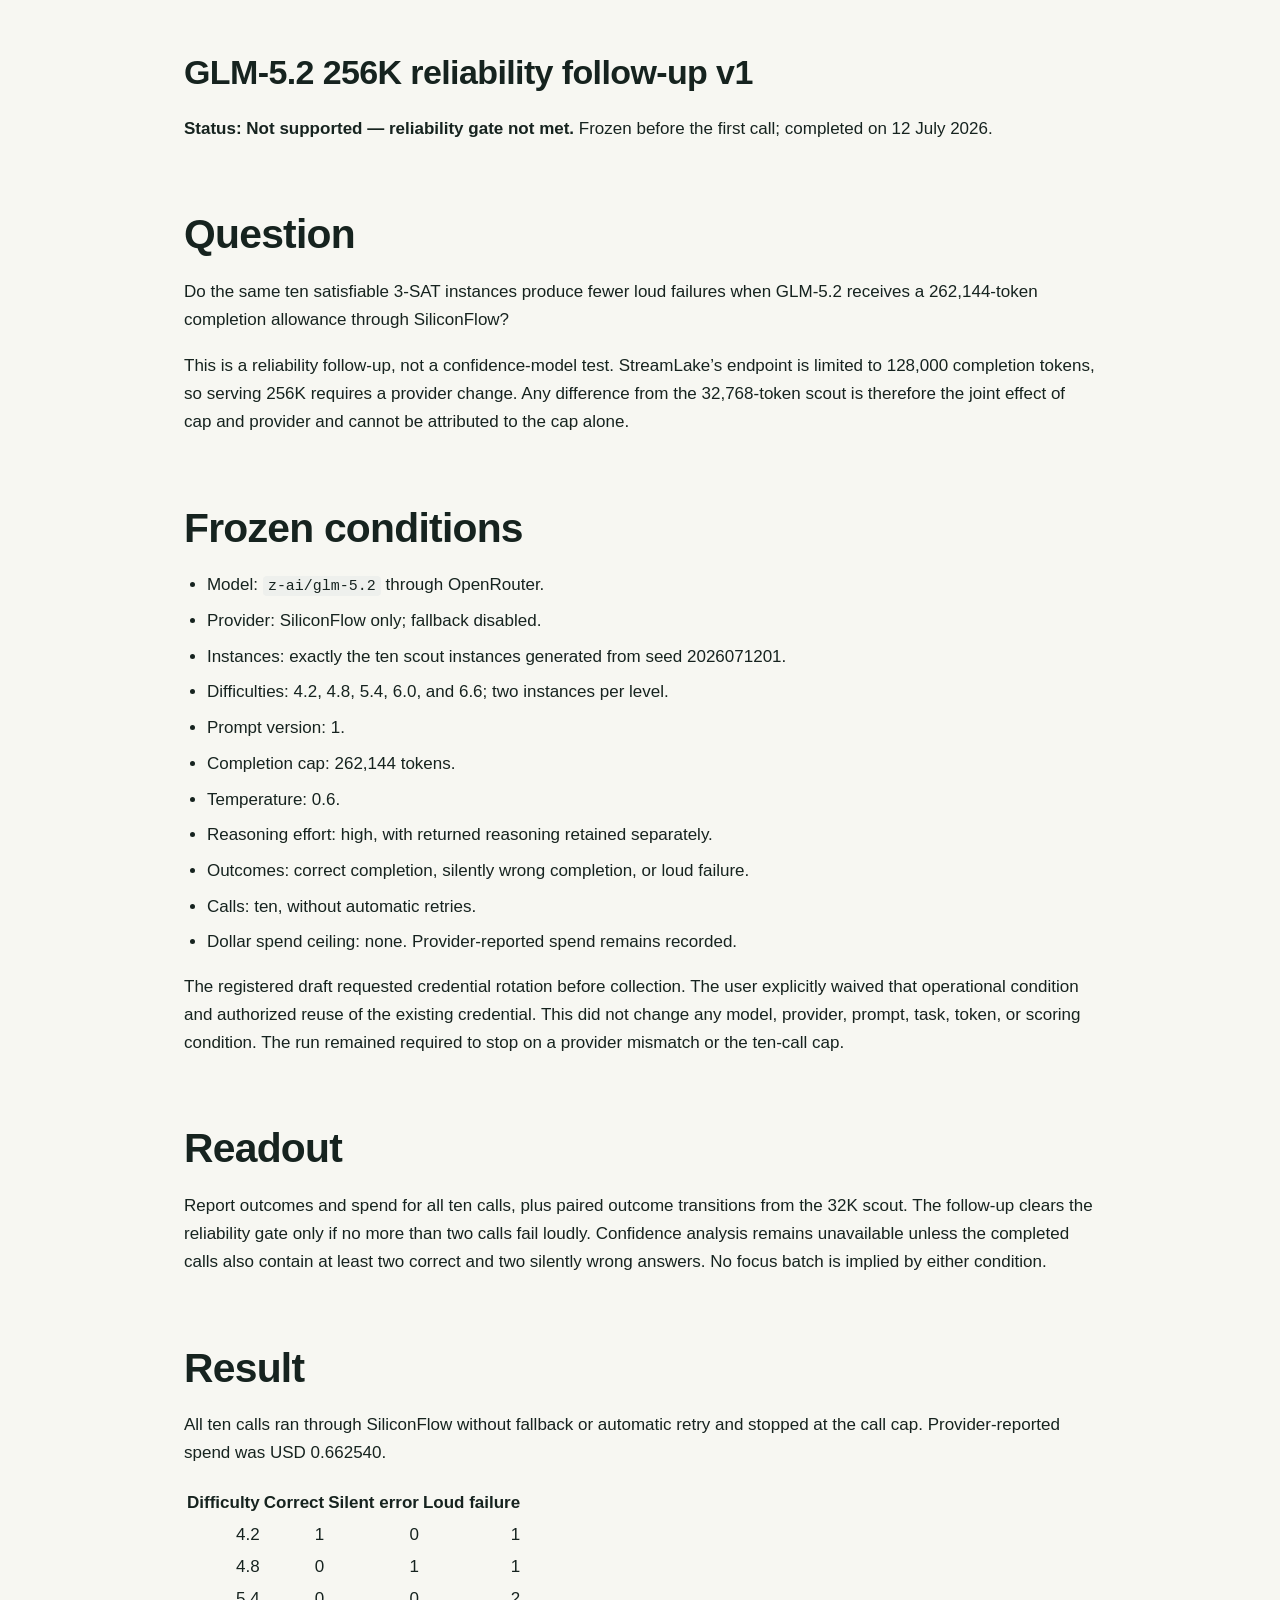
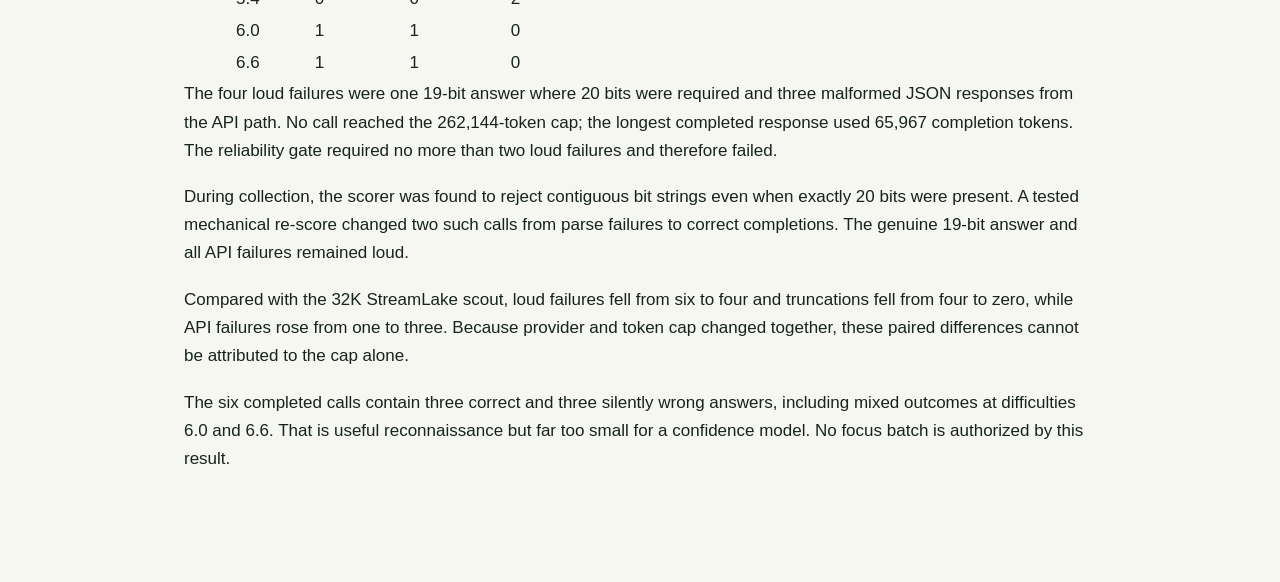
<file: docs/glm-5.2-frontier-256k-siliconflow.html>
<!DOCTYPE html>
<html xmlns="http://www.w3.org/1999/xhtml">
<head>
  <meta charset="utf-8" />
  <meta name="generator" content="pandoc" />
  <meta name="viewport" content="width=device-width, initial-scale=1.0, user-scalable=yes" />
  <title>Difficulty-Response
Curves – glm-5.2-frontier-256k-siliconflow-v1</title>
  <style>

span.smallcaps{font-variant: small-caps;}
div.columns{display: flex; gap: min(4vw, 1.5em);}
div.column{flex: auto; overflow-x: auto;}
div.hanging-indent{margin-left: 1.5em; text-indent: -1.5em;}

ul.task-list[class]{list-style: none;}
ul.task-list li input[type="checkbox"] {
font-size: inherit;
width: 0.8em;
margin: 0 0.8em 0.2em -1.6em;
vertical-align: middle;
}
.display.math{display: block; text-align: center; margin: 0.5rem auto;}
</style>
  <style type="text/css">:root {
--ink: #16231f;
--muted: #52615b;
--paper: #f7f7f2;
--card: #ffffff;
--rule: #d9ddd7;
--green: #176b51;
--green-soft: #e7f2ed;
--blue: #2b6cb0;
--blue-soft: #eaf1f8;
--amber: #9a6500;
--amber-soft: #fbf3df;
--red: #9b2c2c;
--red-soft: #f8eaea;
--grey-soft: #eef0ed;
--shadow: 0 12px 34px rgba(22, 35, 31, .07);
}
* { box-sizing: border-box; }
html { background: var(--paper); color: var(--ink); scroll-behavior: smooth; }
body {
max-width: 980px;
margin: 0 auto;
padding: 30px 34px 90px;
font: 17px/1.65 -apple-system, BlinkMacSystemFont, "Segoe UI", sans-serif;
}
header#title-block-header {
margin: 0 0 22px;
padding: 58px 54px 48px;
color: white;
background: linear-gradient(135deg, #123e31, #176b51 62%, #248363);
border-radius: 22px;
box-shadow: var(--shadow);
}
h1, h2, h3 { color: var(--ink); line-height: 1.15; letter-spacing: -.018em; }
header h1 { max-width: 760px; margin: 0 0 12px; color: white; font-size: clamp(2.6rem, 7vw, 4.8rem); }
header .subtitle { max-width: 650px; margin: 0; color: rgba(255,255,255,.86); font-size: 1.32rem; }
header .author, header .date { display: inline-block; margin: 24px 16px 0 0; color: rgba(255,255,255,.72); font-size: .88rem; }
h2 { margin: 68px 0 20px; font-size: clamp(1.75rem, 4vw, 2.55rem); }
h3 { margin: 0 0 10px; font-size: 1.08rem; }
p { margin: 0 0 1.1em; }
strong { color: var(--ink); }
a { color: var(--green); font-weight: 650; text-underline-offset: 3px; }
a:hover { text-decoration-thickness: 2px; }
.page-nav {
display: flex;
flex-wrap: wrap;
gap: 8px;
margin: 18px 0 28px;
}
.page-nav a {
padding: 8px 13px;
border: 1px solid var(--rule);
border-radius: 999px;
background: var(--card);
color: var(--ink);
font-size: .85rem;
text-decoration: none;
}
.page-nav a:hover { border-color: var(--green); color: var(--green); }
.notice {
margin: 24px 0;
padding: 15px 20px;
border-left: 4px solid var(--amber);
border-radius: 0 10px 10px 0;
background: var(--amber-soft);
color: #5c4b27;
}
.notice p { margin: 0; }
.notice p + p { margin-top: 4px; }
.answer {
margin: 28px 0 54px;
padding: 34px 38px 30px;
border: 1px solid #bad6ca;
border-radius: 18px;
background: var(--green-soft);
}
.answer h2 { margin: 0 0 14px; font-size: 1.85rem; }
.answer p { font-size: 1.13rem; }
.answer p:last-child { margin-bottom: 0; color: #344b42; }
blockquote {
margin: 24px 0;
padding: 22px 26px;
border-left: 5px solid var(--green);
background: var(--card);
box-shadow: var(--shadow);
font: 1.3rem/1.45 Georgia, serif;
}
blockquote p { margin: 0; }
.summary-grid, .number-grid {
display: grid;
grid-template-columns: repeat(2, minmax(0, 1fr));
gap: 16px;
margin: 28px 0;
}
.summary-card, .number-card, .claim {
border: 1px solid var(--rule);
border-radius: 14px;
background: var(--card);
box-shadow: 0 5px 18px rgba(22, 35, 31, .04);
}
.summary-card { padding: 23px 24px 18px; border-top-width: 5px; }
.summary-card p:last-child, .claim p:last-child { margin-bottom: 0; }
.supported { border-top-color: var(--green); }
.exploratory { border-top-color: var(--blue); }
.not-supported { border-top-color: var(--red); }
.censored { border-top-color: #68736e; }
.number-grid { grid-template-columns: repeat(3, minmax(0, 1fr)); }
.number-grid.negative-result { grid-template-columns: repeat(4, minmax(0, 1fr)); }
.number-card { padding: 24px 16px 18px; text-align: center; }
.number-card strong { display: block; margin-bottom: 5px; color: var(--green); font-size: clamp(1.8rem, 4vw, 2.75rem); line-height: 1; }
.negative-result .number-card strong { color: var(--red); }
.number-card p { margin: 0; color: var(--muted); font-size: .88rem; }
.interpretation {
margin: 28px 0;
padding: 24px 26px 18px;
border-radius: 14px;
background: var(--blue-soft);
}
.claim-list { display: grid; gap: 12px; margin: 26px 0; }
.claim { padding: 20px 23px 15px; border-left-width: 6px; }
.claim.supported { border-left-color: var(--green); background: var(--green-soft); }
.claim.exploratory { border-left-color: var(--blue); background: var(--blue-soft); }
.claim.not-supported { border-left-color: var(--red); background: var(--red-soft); }
.claim.censored { border-left-color: #68736e; background: var(--grey-soft); }
ol, ul { padding-left: 1.35em; }
li { margin: .45em 0; }
code { padding: .13em .35em; border-radius: 4px; background: var(--grey-soft); font-size: .88em; }
figure { margin: 34px auto; }
figure img, body > p > img {
display: block;
max-width: 100%;
height: auto;
margin: 30px auto 10px;
padding: 14px;
border: 1px solid var(--rule);
border-radius: 14px;
background: white;
}
figcaption { max-width: 720px; margin: 8px auto 0; color: var(--muted); font-size: .85rem; text-align: center; }
body > hr { margin: 60px 0; border: 0; border-top: 1px solid var(--rule); }
@media (max-width: 720px) {
body { padding: 14px 17px 64px; font-size: 16px; }
header#title-block-header { padding: 36px 26px 32px; border-radius: 16px; }
header h1 { font-size: 2.65rem; }
header .subtitle { font-size: 1.08rem; }
h2 { margin-top: 50px; }
.answer { padding: 26px 23px 22px; }
.summary-grid, .number-grid, .number-grid.negative-result { grid-template-columns: 1fr; }
.number-card { padding: 19px 16px 15px; }
blockquote { padding: 19px 21px; font-size: 1.12rem; }
}
@media (prefers-reduced-motion: reduce) {
html { scroll-behavior: auto; }
}
</style>
</head>
<body>
<h1 id="glm-5.2-256k-reliability-follow-up-v1">GLM-5.2 256K reliability
follow-up v1</h1>
<p><strong>Status: Not supported — reliability gate not met.</strong>
Frozen before the first call; completed on 12 July 2026.</p>
<h2 id="question">Question</h2>
<p>Do the same ten satisfiable 3-SAT instances produce fewer loud
failures when GLM-5.2 receives a 262,144-token completion allowance
through SiliconFlow?</p>
<p>This is a reliability follow-up, not a confidence-model test.
StreamLake’s endpoint is limited to 128,000 completion tokens, so
serving 256K requires a provider change. Any difference from the
32,768-token scout is therefore the joint effect of cap and provider and
cannot be attributed to the cap alone.</p>
<h2 id="frozen-conditions">Frozen conditions</h2>
<ul>
<li>Model: <code>z-ai/glm-5.2</code> through OpenRouter.</li>
<li>Provider: SiliconFlow only; fallback disabled.</li>
<li>Instances: exactly the ten scout instances generated from seed
2026071201.</li>
<li>Difficulties: 4.2, 4.8, 5.4, 6.0, and 6.6; two instances per
level.</li>
<li>Prompt version: 1.</li>
<li>Completion cap: 262,144 tokens.</li>
<li>Temperature: 0.6.</li>
<li>Reasoning effort: high, with returned reasoning retained
separately.</li>
<li>Outcomes: correct completion, silently wrong completion, or loud
failure.</li>
<li>Calls: ten, without automatic retries.</li>
<li>Dollar spend ceiling: none. Provider-reported spend remains
recorded.</li>
</ul>
<p>The registered draft requested credential rotation before collection.
The user explicitly waived that operational condition and authorized
reuse of the existing credential. This did not change any model,
provider, prompt, task, token, or scoring condition. The run remained
required to stop on a provider mismatch or the ten-call cap.</p>
<h2 id="readout">Readout</h2>
<p>Report outcomes and spend for all ten calls, plus paired outcome
transitions from the 32K scout. The follow-up clears the reliability
gate only if no more than two calls fail loudly. Confidence analysis
remains unavailable unless the completed calls also contain at least two
correct and two silently wrong answers. No focus batch is implied by
either condition.</p>
<h2 id="result">Result</h2>
<p>All ten calls ran through SiliconFlow without fallback or automatic
retry and stopped at the call cap. Provider-reported spend was USD
0.662540.</p>
<table>
<thead>
<tr>
<th style="text-align: right;">Difficulty</th>
<th style="text-align: right;">Correct</th>
<th style="text-align: right;">Silent error</th>
<th style="text-align: right;">Loud failure</th>
</tr>
</thead>
<tbody>
<tr>
<td style="text-align: right;">4.2</td>
<td style="text-align: right;">1</td>
<td style="text-align: right;">0</td>
<td style="text-align: right;">1</td>
</tr>
<tr>
<td style="text-align: right;">4.8</td>
<td style="text-align: right;">0</td>
<td style="text-align: right;">1</td>
<td style="text-align: right;">1</td>
</tr>
<tr>
<td style="text-align: right;">5.4</td>
<td style="text-align: right;">0</td>
<td style="text-align: right;">0</td>
<td style="text-align: right;">2</td>
</tr>
<tr>
<td style="text-align: right;">6.0</td>
<td style="text-align: right;">1</td>
<td style="text-align: right;">1</td>
<td style="text-align: right;">0</td>
</tr>
<tr>
<td style="text-align: right;">6.6</td>
<td style="text-align: right;">1</td>
<td style="text-align: right;">1</td>
<td style="text-align: right;">0</td>
</tr>
</tbody>
</table>
<p>The four loud failures were one 19-bit answer where 20 bits were
required and three malformed JSON responses from the API path. No call
reached the 262,144-token cap; the longest completed response used
65,967 completion tokens. The reliability gate required no more than two
loud failures and therefore failed.</p>
<p>During collection, the scorer was found to reject contiguous bit
strings even when exactly 20 bits were present. A tested mechanical
re-score changed two such calls from parse failures to correct
completions. The genuine 19-bit answer and all API failures remained
loud.</p>
<p>Compared with the 32K StreamLake scout, loud failures fell from six
to four and truncations fell from four to zero, while API failures rose
from one to three. Because provider and token cap changed together,
these paired differences cannot be attributed to the cap alone.</p>
<p>The six completed calls contain three correct and three silently
wrong answers, including mixed outcomes at difficulties 6.0 and 6.6.
That is useful reconnaissance but far too small for a confidence model.
No focus batch is authorized by this result.</p>
</body>
</html>
</file>
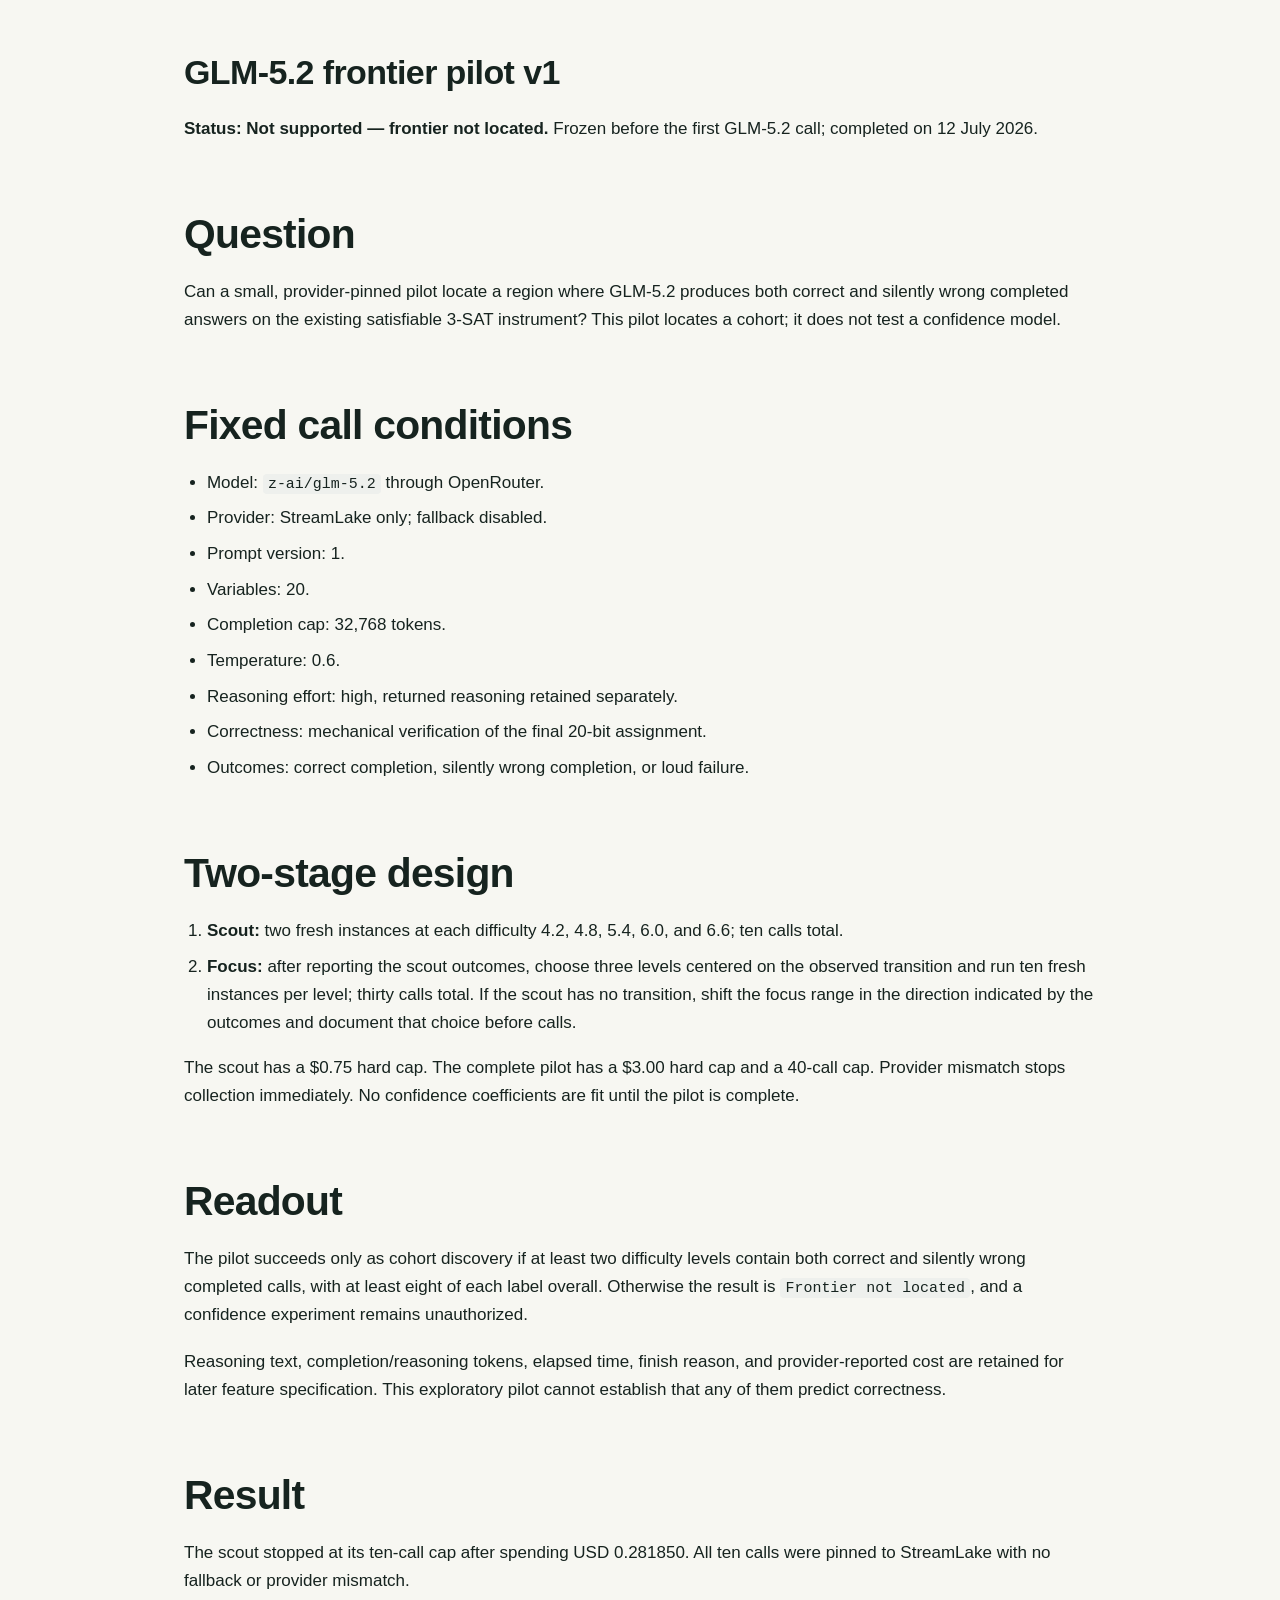
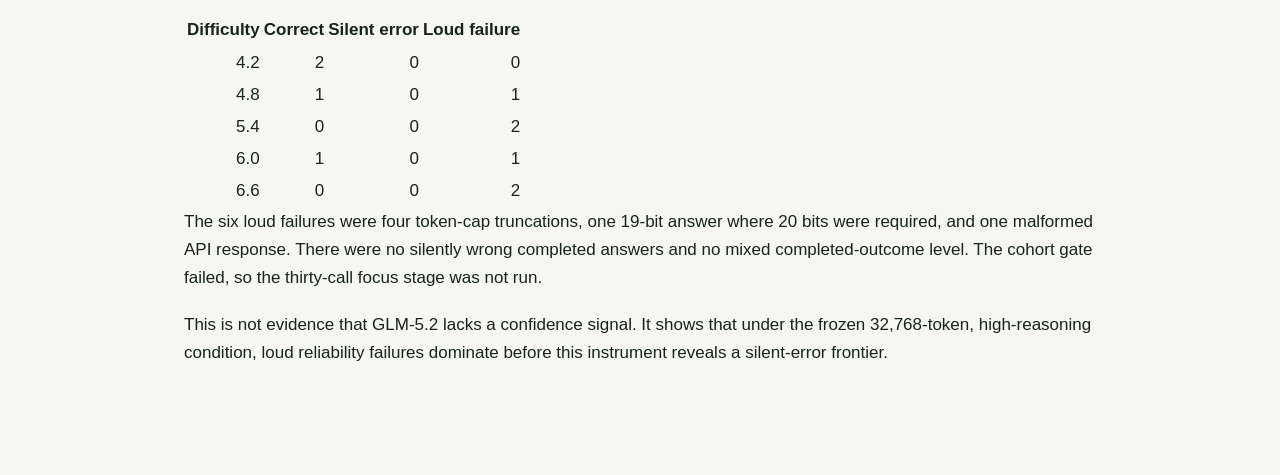
<file: docs/glm-5.2-frontier-pilot.html>
<!DOCTYPE html>
<html xmlns="http://www.w3.org/1999/xhtml">
<head>
  <meta charset="utf-8" />
  <meta name="generator" content="pandoc" />
  <meta name="viewport" content="width=device-width, initial-scale=1.0, user-scalable=yes" />
  <title>Difficulty-Response Curves – glm-5.2-frontier-pilot-v1</title>
  <style>

span.smallcaps{font-variant: small-caps;}
div.columns{display: flex; gap: min(4vw, 1.5em);}
div.column{flex: auto; overflow-x: auto;}
div.hanging-indent{margin-left: 1.5em; text-indent: -1.5em;}

ul.task-list[class]{list-style: none;}
ul.task-list li input[type="checkbox"] {
font-size: inherit;
width: 0.8em;
margin: 0 0.8em 0.2em -1.6em;
vertical-align: middle;
}
.display.math{display: block; text-align: center; margin: 0.5rem auto;}
</style>
  <style type="text/css">:root {
--ink: #16231f;
--muted: #52615b;
--paper: #f7f7f2;
--card: #ffffff;
--rule: #d9ddd7;
--green: #176b51;
--green-soft: #e7f2ed;
--blue: #2b6cb0;
--blue-soft: #eaf1f8;
--amber: #9a6500;
--amber-soft: #fbf3df;
--red: #9b2c2c;
--red-soft: #f8eaea;
--grey-soft: #eef0ed;
--shadow: 0 12px 34px rgba(22, 35, 31, .07);
}
* { box-sizing: border-box; }
html { background: var(--paper); color: var(--ink); scroll-behavior: smooth; }
body {
max-width: 980px;
margin: 0 auto;
padding: 30px 34px 90px;
font: 17px/1.65 -apple-system, BlinkMacSystemFont, "Segoe UI", sans-serif;
}
header#title-block-header {
margin: 0 0 22px;
padding: 58px 54px 48px;
color: white;
background: linear-gradient(135deg, #123e31, #176b51 62%, #248363);
border-radius: 22px;
box-shadow: var(--shadow);
}
h1, h2, h3 { color: var(--ink); line-height: 1.15; letter-spacing: -.018em; }
header h1 { max-width: 760px; margin: 0 0 12px; color: white; font-size: clamp(2.6rem, 7vw, 4.8rem); }
header .subtitle { max-width: 650px; margin: 0; color: rgba(255,255,255,.86); font-size: 1.32rem; }
header .author, header .date { display: inline-block; margin: 24px 16px 0 0; color: rgba(255,255,255,.72); font-size: .88rem; }
h2 { margin: 68px 0 20px; font-size: clamp(1.75rem, 4vw, 2.55rem); }
h3 { margin: 0 0 10px; font-size: 1.08rem; }
p { margin: 0 0 1.1em; }
strong { color: var(--ink); }
a { color: var(--green); font-weight: 650; text-underline-offset: 3px; }
a:hover { text-decoration-thickness: 2px; }
.page-nav {
display: flex;
flex-wrap: wrap;
gap: 8px;
margin: 18px 0 28px;
}
.page-nav a {
padding: 8px 13px;
border: 1px solid var(--rule);
border-radius: 999px;
background: var(--card);
color: var(--ink);
font-size: .85rem;
text-decoration: none;
}
.page-nav a:hover { border-color: var(--green); color: var(--green); }
.notice {
margin: 24px 0;
padding: 15px 20px;
border-left: 4px solid var(--amber);
border-radius: 0 10px 10px 0;
background: var(--amber-soft);
color: #5c4b27;
}
.notice p { margin: 0; }
.notice p + p { margin-top: 4px; }
.answer {
margin: 28px 0 54px;
padding: 34px 38px 30px;
border: 1px solid #bad6ca;
border-radius: 18px;
background: var(--green-soft);
}
.answer h2 { margin: 0 0 14px; font-size: 1.85rem; }
.answer p { font-size: 1.13rem; }
.answer p:last-child { margin-bottom: 0; color: #344b42; }
blockquote {
margin: 24px 0;
padding: 22px 26px;
border-left: 5px solid var(--green);
background: var(--card);
box-shadow: var(--shadow);
font: 1.3rem/1.45 Georgia, serif;
}
blockquote p { margin: 0; }
.summary-grid, .number-grid {
display: grid;
grid-template-columns: repeat(2, minmax(0, 1fr));
gap: 16px;
margin: 28px 0;
}
.summary-card, .number-card, .claim {
border: 1px solid var(--rule);
border-radius: 14px;
background: var(--card);
box-shadow: 0 5px 18px rgba(22, 35, 31, .04);
}
.summary-card { padding: 23px 24px 18px; border-top-width: 5px; }
.summary-card p:last-child, .claim p:last-child { margin-bottom: 0; }
.supported { border-top-color: var(--green); }
.exploratory { border-top-color: var(--blue); }
.not-supported { border-top-color: var(--red); }
.censored { border-top-color: #68736e; }
.number-grid { grid-template-columns: repeat(3, minmax(0, 1fr)); }
.number-grid.negative-result { grid-template-columns: repeat(4, minmax(0, 1fr)); }
.number-card { padding: 24px 16px 18px; text-align: center; }
.number-card strong { display: block; margin-bottom: 5px; color: var(--green); font-size: clamp(1.8rem, 4vw, 2.75rem); line-height: 1; }
.negative-result .number-card strong { color: var(--red); }
.number-card p { margin: 0; color: var(--muted); font-size: .88rem; }
.interpretation {
margin: 28px 0;
padding: 24px 26px 18px;
border-radius: 14px;
background: var(--blue-soft);
}
.claim-list { display: grid; gap: 12px; margin: 26px 0; }
.claim { padding: 20px 23px 15px; border-left-width: 6px; }
.claim.supported { border-left-color: var(--green); background: var(--green-soft); }
.claim.exploratory { border-left-color: var(--blue); background: var(--blue-soft); }
.claim.not-supported { border-left-color: var(--red); background: var(--red-soft); }
.claim.censored { border-left-color: #68736e; background: var(--grey-soft); }
ol, ul { padding-left: 1.35em; }
li { margin: .45em 0; }
code { padding: .13em .35em; border-radius: 4px; background: var(--grey-soft); font-size: .88em; }
figure { margin: 34px auto; }
figure img, body > p > img {
display: block;
max-width: 100%;
height: auto;
margin: 30px auto 10px;
padding: 14px;
border: 1px solid var(--rule);
border-radius: 14px;
background: white;
}
figcaption { max-width: 720px; margin: 8px auto 0; color: var(--muted); font-size: .85rem; text-align: center; }
body > hr { margin: 60px 0; border: 0; border-top: 1px solid var(--rule); }
@media (max-width: 720px) {
body { padding: 14px 17px 64px; font-size: 16px; }
header#title-block-header { padding: 36px 26px 32px; border-radius: 16px; }
header h1 { font-size: 2.65rem; }
header .subtitle { font-size: 1.08rem; }
h2 { margin-top: 50px; }
.answer { padding: 26px 23px 22px; }
.summary-grid, .number-grid, .number-grid.negative-result { grid-template-columns: 1fr; }
.number-card { padding: 19px 16px 15px; }
blockquote { padding: 19px 21px; font-size: 1.12rem; }
}
@media (prefers-reduced-motion: reduce) {
html { scroll-behavior: auto; }
}
</style>
</head>
<body>
<h1 id="glm-5.2-frontier-pilot-v1">GLM-5.2 frontier pilot v1</h1>
<p><strong>Status: Not supported — frontier not located.</strong> Frozen
before the first GLM-5.2 call; completed on 12 July 2026.</p>
<h2 id="question">Question</h2>
<p>Can a small, provider-pinned pilot locate a region where GLM-5.2
produces both correct and silently wrong completed answers on the
existing satisfiable 3-SAT instrument? This pilot locates a cohort; it
does not test a confidence model.</p>
<h2 id="fixed-call-conditions">Fixed call conditions</h2>
<ul>
<li>Model: <code>z-ai/glm-5.2</code> through OpenRouter.</li>
<li>Provider: StreamLake only; fallback disabled.</li>
<li>Prompt version: 1.</li>
<li>Variables: 20.</li>
<li>Completion cap: 32,768 tokens.</li>
<li>Temperature: 0.6.</li>
<li>Reasoning effort: high, returned reasoning retained separately.</li>
<li>Correctness: mechanical verification of the final 20-bit
assignment.</li>
<li>Outcomes: correct completion, silently wrong completion, or loud
failure.</li>
</ul>
<h2 id="two-stage-design">Two-stage design</h2>
<ol type="1">
<li><strong>Scout:</strong> two fresh instances at each difficulty 4.2,
4.8, 5.4, 6.0, and 6.6; ten calls total.</li>
<li><strong>Focus:</strong> after reporting the scout outcomes, choose
three levels centered on the observed transition and run ten fresh
instances per level; thirty calls total. If the scout has no transition,
shift the focus range in the direction indicated by the outcomes and
document that choice before calls.</li>
</ol>
<p>The scout has a $0.75 hard cap. The complete pilot has a $3.00 hard
cap and a 40-call cap. Provider mismatch stops collection immediately.
No confidence coefficients are fit until the pilot is complete.</p>
<h2 id="readout">Readout</h2>
<p>The pilot succeeds only as cohort discovery if at least two
difficulty levels contain both correct and silently wrong completed
calls, with at least eight of each label overall. Otherwise the result
is <code>Frontier not located</code>, and a confidence experiment
remains unauthorized.</p>
<p>Reasoning text, completion/reasoning tokens, elapsed time, finish
reason, and provider-reported cost are retained for later feature
specification. This exploratory pilot cannot establish that any of them
predict correctness.</p>
<h2 id="result">Result</h2>
<p>The scout stopped at its ten-call cap after spending USD 0.281850.
All ten calls were pinned to StreamLake with no fallback or provider
mismatch.</p>
<table>
<thead>
<tr>
<th style="text-align: right;">Difficulty</th>
<th style="text-align: right;">Correct</th>
<th style="text-align: right;">Silent error</th>
<th style="text-align: right;">Loud failure</th>
</tr>
</thead>
<tbody>
<tr>
<td style="text-align: right;">4.2</td>
<td style="text-align: right;">2</td>
<td style="text-align: right;">0</td>
<td style="text-align: right;">0</td>
</tr>
<tr>
<td style="text-align: right;">4.8</td>
<td style="text-align: right;">1</td>
<td style="text-align: right;">0</td>
<td style="text-align: right;">1</td>
</tr>
<tr>
<td style="text-align: right;">5.4</td>
<td style="text-align: right;">0</td>
<td style="text-align: right;">0</td>
<td style="text-align: right;">2</td>
</tr>
<tr>
<td style="text-align: right;">6.0</td>
<td style="text-align: right;">1</td>
<td style="text-align: right;">0</td>
<td style="text-align: right;">1</td>
</tr>
<tr>
<td style="text-align: right;">6.6</td>
<td style="text-align: right;">0</td>
<td style="text-align: right;">0</td>
<td style="text-align: right;">2</td>
</tr>
</tbody>
</table>
<p>The six loud failures were four token-cap truncations, one 19-bit
answer where 20 bits were required, and one malformed API response.
There were no silently wrong completed answers and no mixed
completed-outcome level. The cohort gate failed, so the thirty-call
focus stage was not run.</p>
<p>This is not evidence that GLM-5.2 lacks a confidence signal. It shows
that under the frozen 32,768-token, high-reasoning condition, loud
reliability failures dominate before this instrument reveals a
silent-error frontier.</p>
</body>
</html>
</file>
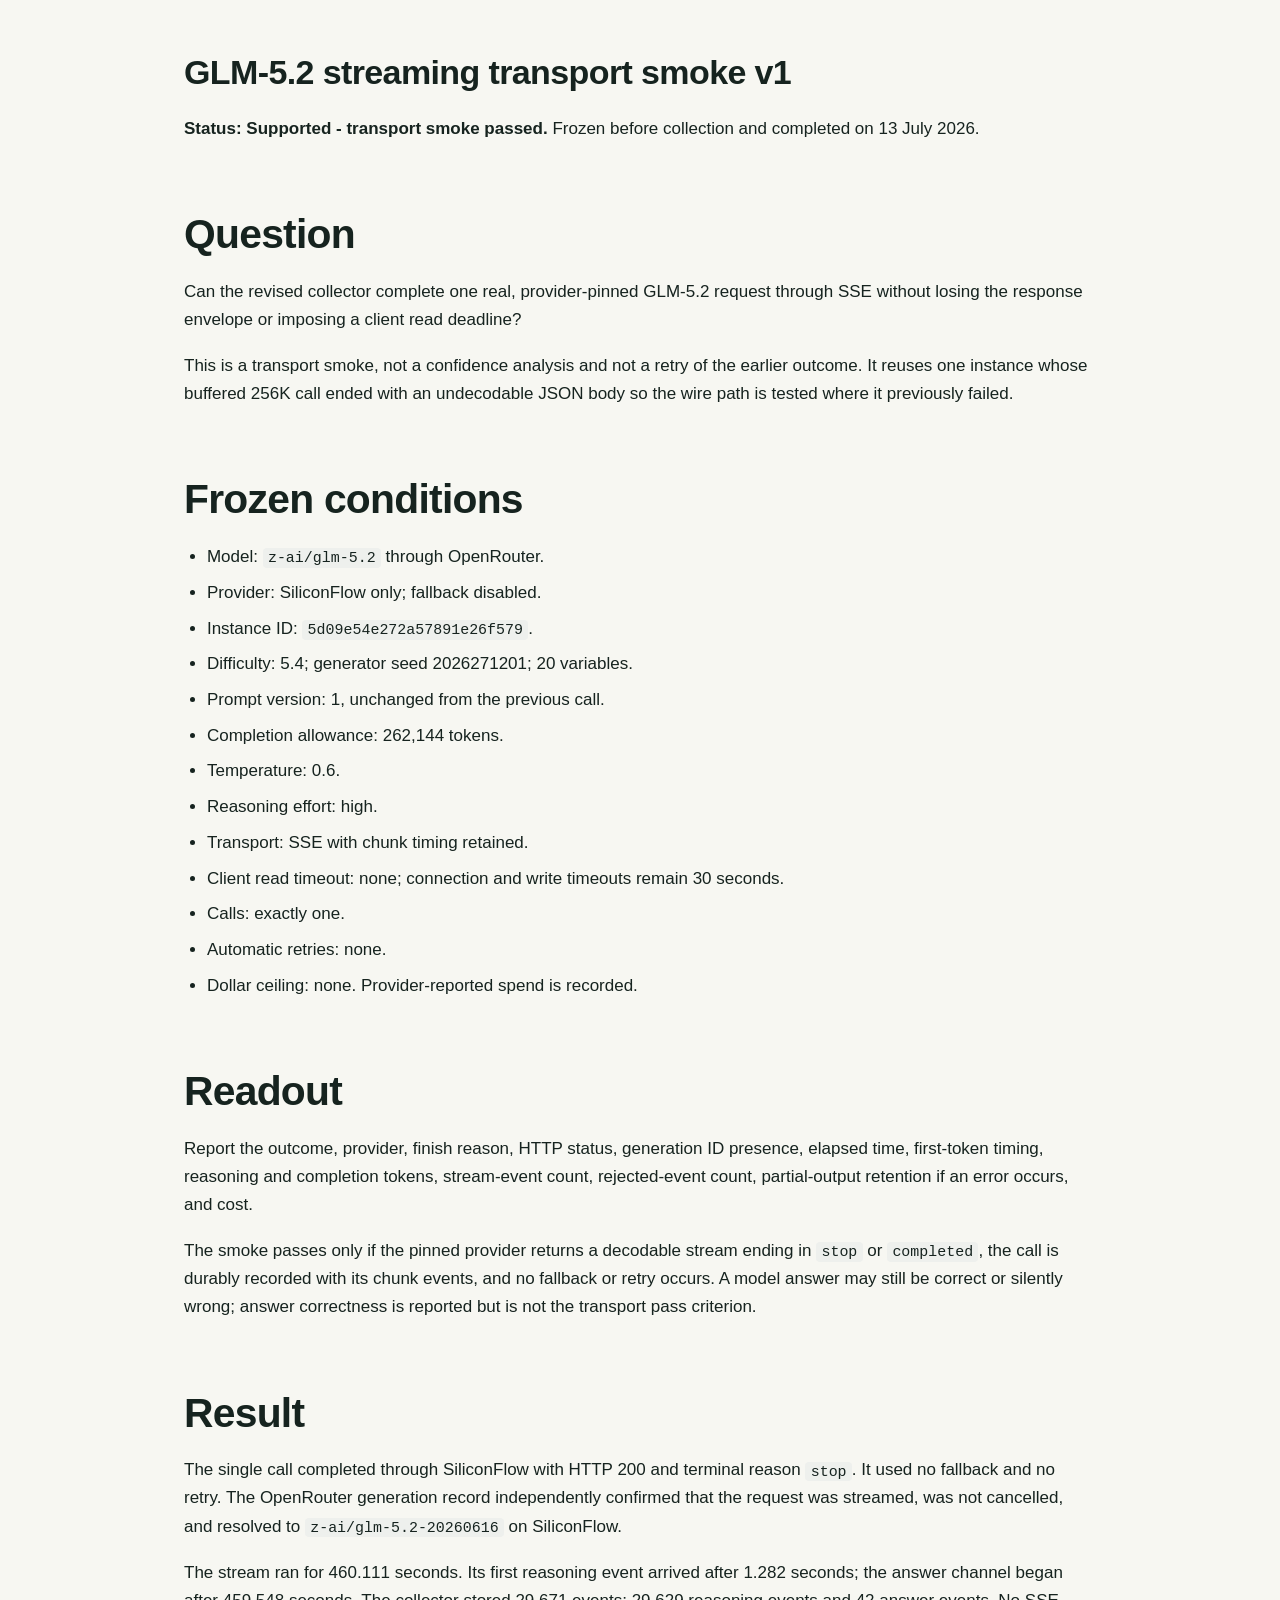
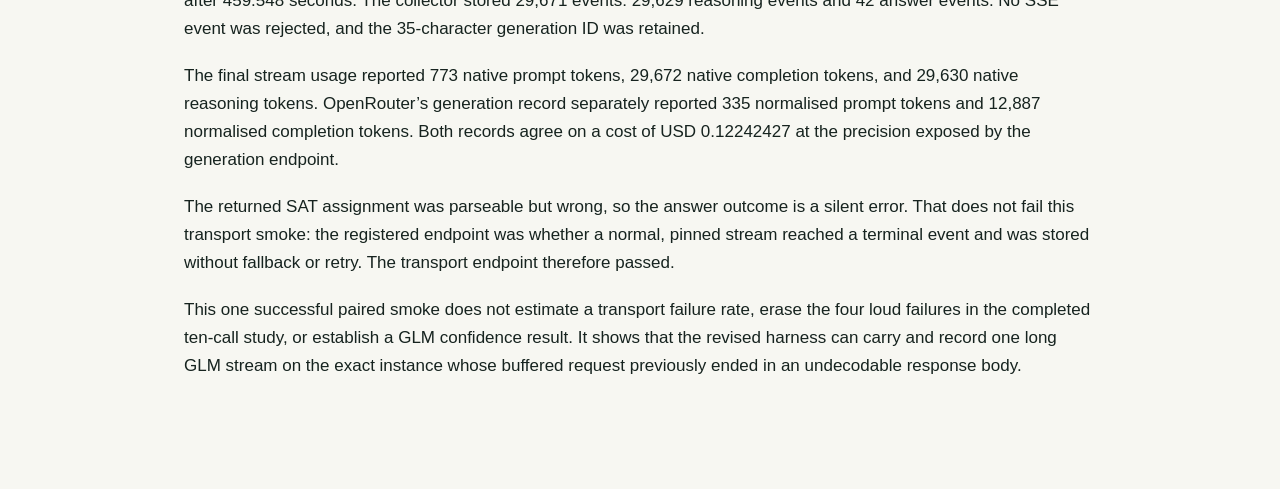
<file: docs/glm-5.2-streaming-smoke.html>
<!DOCTYPE html>
<html xmlns="http://www.w3.org/1999/xhtml">
<head>
  <meta charset="utf-8" />
  <meta name="generator" content="pandoc" />
  <meta name="viewport" content="width=device-width, initial-scale=1.0, user-scalable=yes" />
  <title>Difficulty-Response Curves – glm-5.2-streaming-smoke-v1</title>
  <style>

span.smallcaps{font-variant: small-caps;}
div.columns{display: flex; gap: min(4vw, 1.5em);}
div.column{flex: auto; overflow-x: auto;}
div.hanging-indent{margin-left: 1.5em; text-indent: -1.5em;}

ul.task-list[class]{list-style: none;}
ul.task-list li input[type="checkbox"] {
font-size: inherit;
width: 0.8em;
margin: 0 0.8em 0.2em -1.6em;
vertical-align: middle;
}
.display.math{display: block; text-align: center; margin: 0.5rem auto;}
</style>
  <style type="text/css">:root {
--ink: #16231f;
--muted: #52615b;
--paper: #f7f7f2;
--card: #ffffff;
--rule: #d9ddd7;
--green: #176b51;
--green-soft: #e7f2ed;
--blue: #2b6cb0;
--blue-soft: #eaf1f8;
--amber: #9a6500;
--amber-soft: #fbf3df;
--red: #9b2c2c;
--red-soft: #f8eaea;
--grey-soft: #eef0ed;
--shadow: 0 12px 34px rgba(22, 35, 31, .07);
}
* { box-sizing: border-box; }
html { background: var(--paper); color: var(--ink); scroll-behavior: smooth; }
body {
max-width: 980px;
margin: 0 auto;
padding: 30px 34px 90px;
font: 17px/1.65 -apple-system, BlinkMacSystemFont, "Segoe UI", sans-serif;
}
header#title-block-header {
margin: 0 0 22px;
padding: 58px 54px 48px;
color: white;
background: linear-gradient(135deg, #123e31, #176b51 62%, #248363);
border-radius: 22px;
box-shadow: var(--shadow);
}
h1, h2, h3 { color: var(--ink); line-height: 1.15; letter-spacing: -.018em; }
header h1 { max-width: 760px; margin: 0 0 12px; color: white; font-size: clamp(2.6rem, 7vw, 4.8rem); }
header .subtitle { max-width: 650px; margin: 0; color: rgba(255,255,255,.86); font-size: 1.32rem; }
header .author, header .date { display: inline-block; margin: 24px 16px 0 0; color: rgba(255,255,255,.72); font-size: .88rem; }
h2 { margin: 68px 0 20px; font-size: clamp(1.75rem, 4vw, 2.55rem); }
h3 { margin: 0 0 10px; font-size: 1.08rem; }
p { margin: 0 0 1.1em; }
strong { color: var(--ink); }
a { color: var(--green); font-weight: 650; text-underline-offset: 3px; }
a:hover { text-decoration-thickness: 2px; }
.page-nav {
display: flex;
flex-wrap: wrap;
gap: 8px;
margin: 18px 0 28px;
}
.page-nav a {
padding: 8px 13px;
border: 1px solid var(--rule);
border-radius: 999px;
background: var(--card);
color: var(--ink);
font-size: .85rem;
text-decoration: none;
}
.page-nav a:hover { border-color: var(--green); color: var(--green); }
.notice {
margin: 24px 0;
padding: 15px 20px;
border-left: 4px solid var(--amber);
border-radius: 0 10px 10px 0;
background: var(--amber-soft);
color: #5c4b27;
}
.notice p { margin: 0; }
.notice p + p { margin-top: 4px; }
.answer {
margin: 28px 0 54px;
padding: 34px 38px 30px;
border: 1px solid #bad6ca;
border-radius: 18px;
background: var(--green-soft);
}
.answer h2 { margin: 0 0 14px; font-size: 1.85rem; }
.answer p { font-size: 1.13rem; }
.answer p:last-child { margin-bottom: 0; color: #344b42; }
blockquote {
margin: 24px 0;
padding: 22px 26px;
border-left: 5px solid var(--green);
background: var(--card);
box-shadow: var(--shadow);
font: 1.3rem/1.45 Georgia, serif;
}
blockquote p { margin: 0; }
.summary-grid, .number-grid {
display: grid;
grid-template-columns: repeat(2, minmax(0, 1fr));
gap: 16px;
margin: 28px 0;
}
.summary-card, .number-card, .claim {
border: 1px solid var(--rule);
border-radius: 14px;
background: var(--card);
box-shadow: 0 5px 18px rgba(22, 35, 31, .04);
}
.summary-card { padding: 23px 24px 18px; border-top-width: 5px; }
.summary-card p:last-child, .claim p:last-child { margin-bottom: 0; }
.supported { border-top-color: var(--green); }
.exploratory { border-top-color: var(--blue); }
.not-supported { border-top-color: var(--red); }
.censored { border-top-color: #68736e; }
.number-grid { grid-template-columns: repeat(3, minmax(0, 1fr)); }
.number-grid.negative-result { grid-template-columns: repeat(4, minmax(0, 1fr)); }
.number-card { padding: 24px 16px 18px; text-align: center; }
.number-card strong { display: block; margin-bottom: 5px; color: var(--green); font-size: clamp(1.8rem, 4vw, 2.75rem); line-height: 1; }
.negative-result .number-card strong { color: var(--red); }
.number-card p { margin: 0; color: var(--muted); font-size: .88rem; }
.interpretation {
margin: 28px 0;
padding: 24px 26px 18px;
border-radius: 14px;
background: var(--blue-soft);
}
.claim-list { display: grid; gap: 12px; margin: 26px 0; }
.claim { padding: 20px 23px 15px; border-left-width: 6px; }
.claim.supported { border-left-color: var(--green); background: var(--green-soft); }
.claim.exploratory { border-left-color: var(--blue); background: var(--blue-soft); }
.claim.not-supported { border-left-color: var(--red); background: var(--red-soft); }
.claim.censored { border-left-color: #68736e; background: var(--grey-soft); }
ol, ul { padding-left: 1.35em; }
li { margin: .45em 0; }
code { padding: .13em .35em; border-radius: 4px; background: var(--grey-soft); font-size: .88em; }
figure { margin: 34px auto; }
figure img, body > p > img {
display: block;
max-width: 100%;
height: auto;
margin: 30px auto 10px;
padding: 14px;
border: 1px solid var(--rule);
border-radius: 14px;
background: white;
}
figcaption { max-width: 720px; margin: 8px auto 0; color: var(--muted); font-size: .85rem; text-align: center; }
body > hr { margin: 60px 0; border: 0; border-top: 1px solid var(--rule); }
@media (max-width: 720px) {
body { padding: 14px 17px 64px; font-size: 16px; }
header#title-block-header { padding: 36px 26px 32px; border-radius: 16px; }
header h1 { font-size: 2.65rem; }
header .subtitle { font-size: 1.08rem; }
h2 { margin-top: 50px; }
.answer { padding: 26px 23px 22px; }
.summary-grid, .number-grid, .number-grid.negative-result { grid-template-columns: 1fr; }
.number-card { padding: 19px 16px 15px; }
blockquote { padding: 19px 21px; font-size: 1.12rem; }
}
@media (prefers-reduced-motion: reduce) {
html { scroll-behavior: auto; }
}
</style>
</head>
<body>
<h1 id="glm-5.2-streaming-transport-smoke-v1">GLM-5.2 streaming
transport smoke v1</h1>
<p><strong>Status: Supported - transport smoke passed.</strong> Frozen
before collection and completed on 13 July 2026.</p>
<h2 id="question">Question</h2>
<p>Can the revised collector complete one real, provider-pinned GLM-5.2
request through SSE without losing the response envelope or imposing a
client read deadline?</p>
<p>This is a transport smoke, not a confidence analysis and not a retry
of the earlier outcome. It reuses one instance whose buffered 256K call
ended with an undecodable JSON body so the wire path is tested where it
previously failed.</p>
<h2 id="frozen-conditions">Frozen conditions</h2>
<ul>
<li>Model: <code>z-ai/glm-5.2</code> through OpenRouter.</li>
<li>Provider: SiliconFlow only; fallback disabled.</li>
<li>Instance ID: <code>5d09e54e272a57891e26f579</code>.</li>
<li>Difficulty: 5.4; generator seed 2026271201; 20 variables.</li>
<li>Prompt version: 1, unchanged from the previous call.</li>
<li>Completion allowance: 262,144 tokens.</li>
<li>Temperature: 0.6.</li>
<li>Reasoning effort: high.</li>
<li>Transport: SSE with chunk timing retained.</li>
<li>Client read timeout: none; connection and write timeouts remain 30
seconds.</li>
<li>Calls: exactly one.</li>
<li>Automatic retries: none.</li>
<li>Dollar ceiling: none. Provider-reported spend is recorded.</li>
</ul>
<h2 id="readout">Readout</h2>
<p>Report the outcome, provider, finish reason, HTTP status, generation
ID presence, elapsed time, first-token timing, reasoning and completion
tokens, stream-event count, rejected-event count, partial-output
retention if an error occurs, and cost.</p>
<p>The smoke passes only if the pinned provider returns a decodable
stream ending in <code>stop</code> or <code>completed</code>, the call
is durably recorded with its chunk events, and no fallback or retry
occurs. A model answer may still be correct or silently wrong; answer
correctness is reported but is not the transport pass criterion.</p>
<h2 id="result">Result</h2>
<p>The single call completed through SiliconFlow with HTTP 200 and
terminal reason <code>stop</code>. It used no fallback and no retry. The
OpenRouter generation record independently confirmed that the request
was streamed, was not cancelled, and resolved to
<code>z-ai/glm-5.2-20260616</code> on SiliconFlow.</p>
<p>The stream ran for 460.111 seconds. Its first reasoning event arrived
after 1.282 seconds; the answer channel began after 459.548 seconds. The
collector stored 29,671 events: 29,629 reasoning events and 42 answer
events. No SSE event was rejected, and the 35-character generation ID
was retained.</p>
<p>The final stream usage reported 773 native prompt tokens, 29,672
native completion tokens, and 29,630 native reasoning tokens.
OpenRouter’s generation record separately reported 335 normalised prompt
tokens and 12,887 normalised completion tokens. Both records agree on a
cost of USD 0.12242427 at the precision exposed by the generation
endpoint.</p>
<p>The returned SAT assignment was parseable but wrong, so the answer
outcome is a silent error. That does not fail this transport smoke: the
registered endpoint was whether a normal, pinned stream reached a
terminal event and was stored without fallback or retry. The transport
endpoint therefore passed.</p>
<p>This one successful paired smoke does not estimate a transport
failure rate, erase the four loud failures in the completed ten-call
study, or establish a GLM confidence result. It shows that the revised
harness can carry and record one long GLM stream on the exact instance
whose buffered request previously ended in an undecodable response
body.</p>
</body>
</html>
</file>
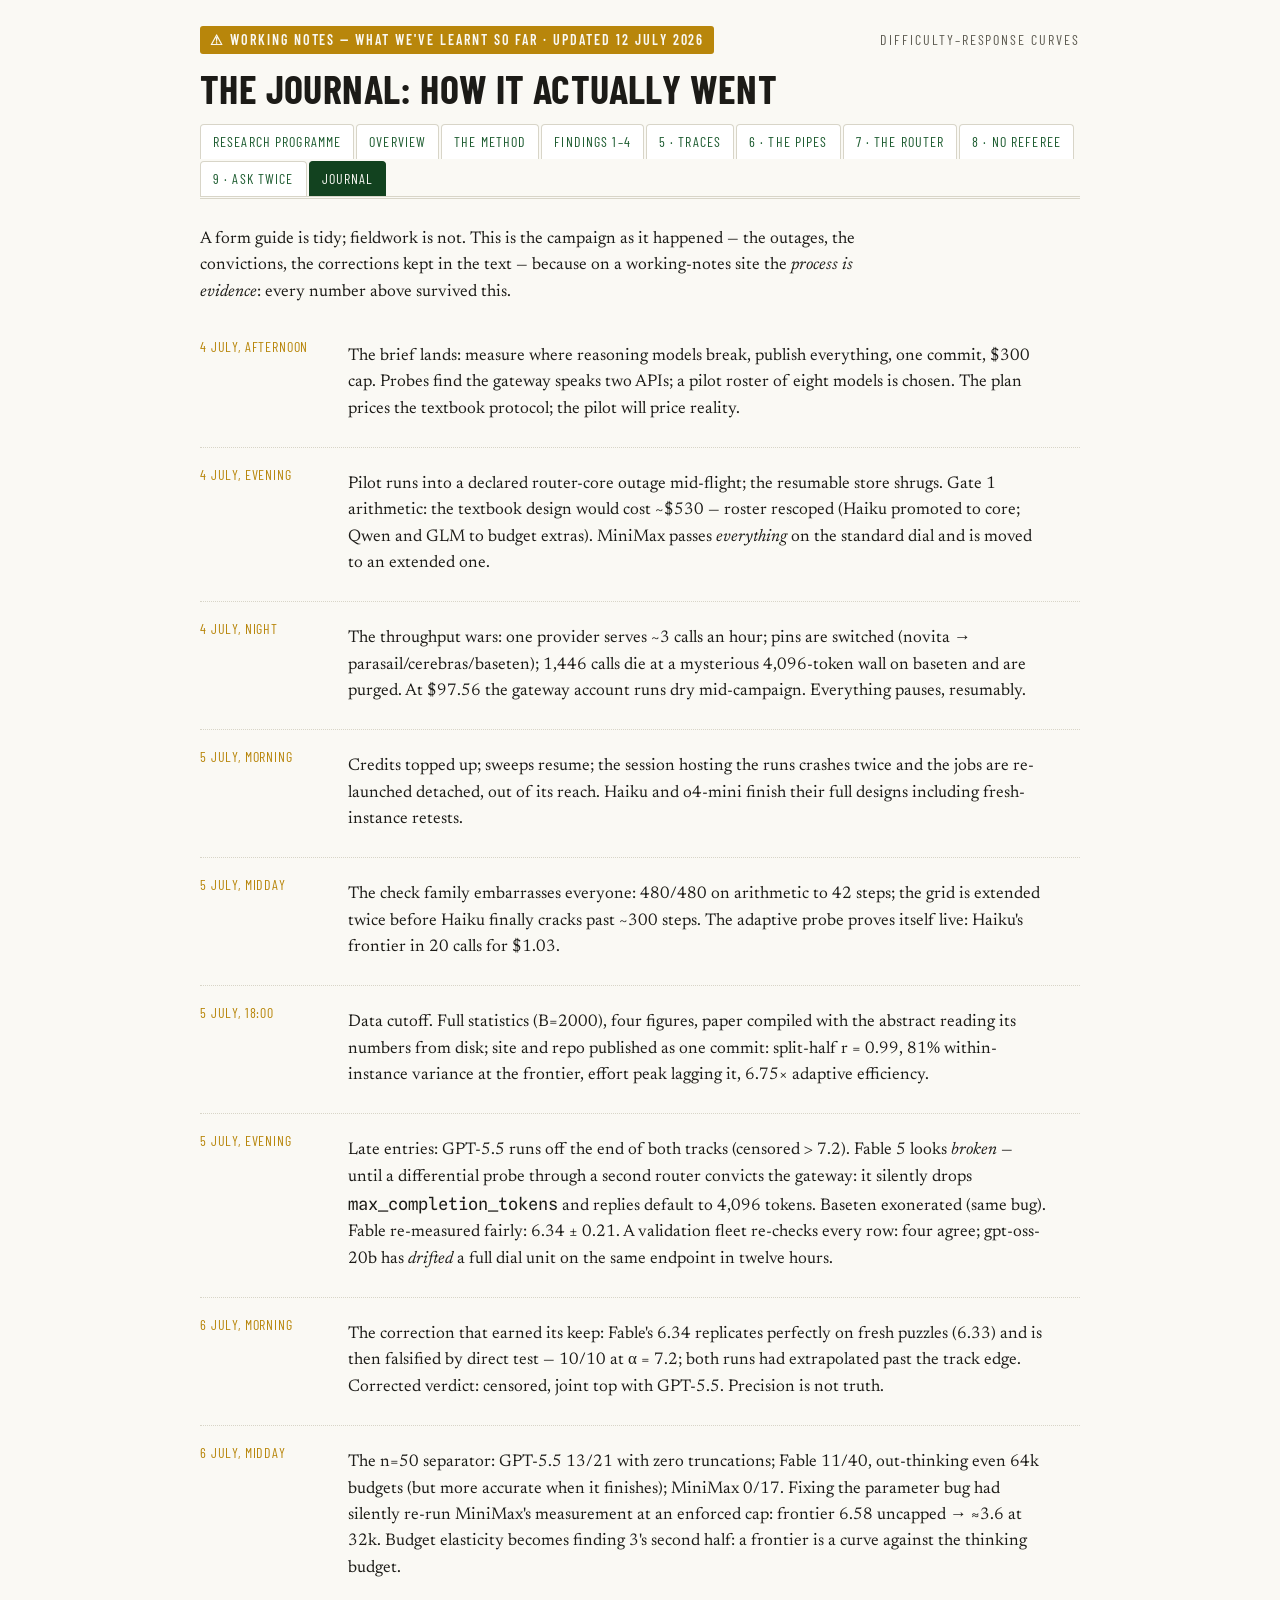
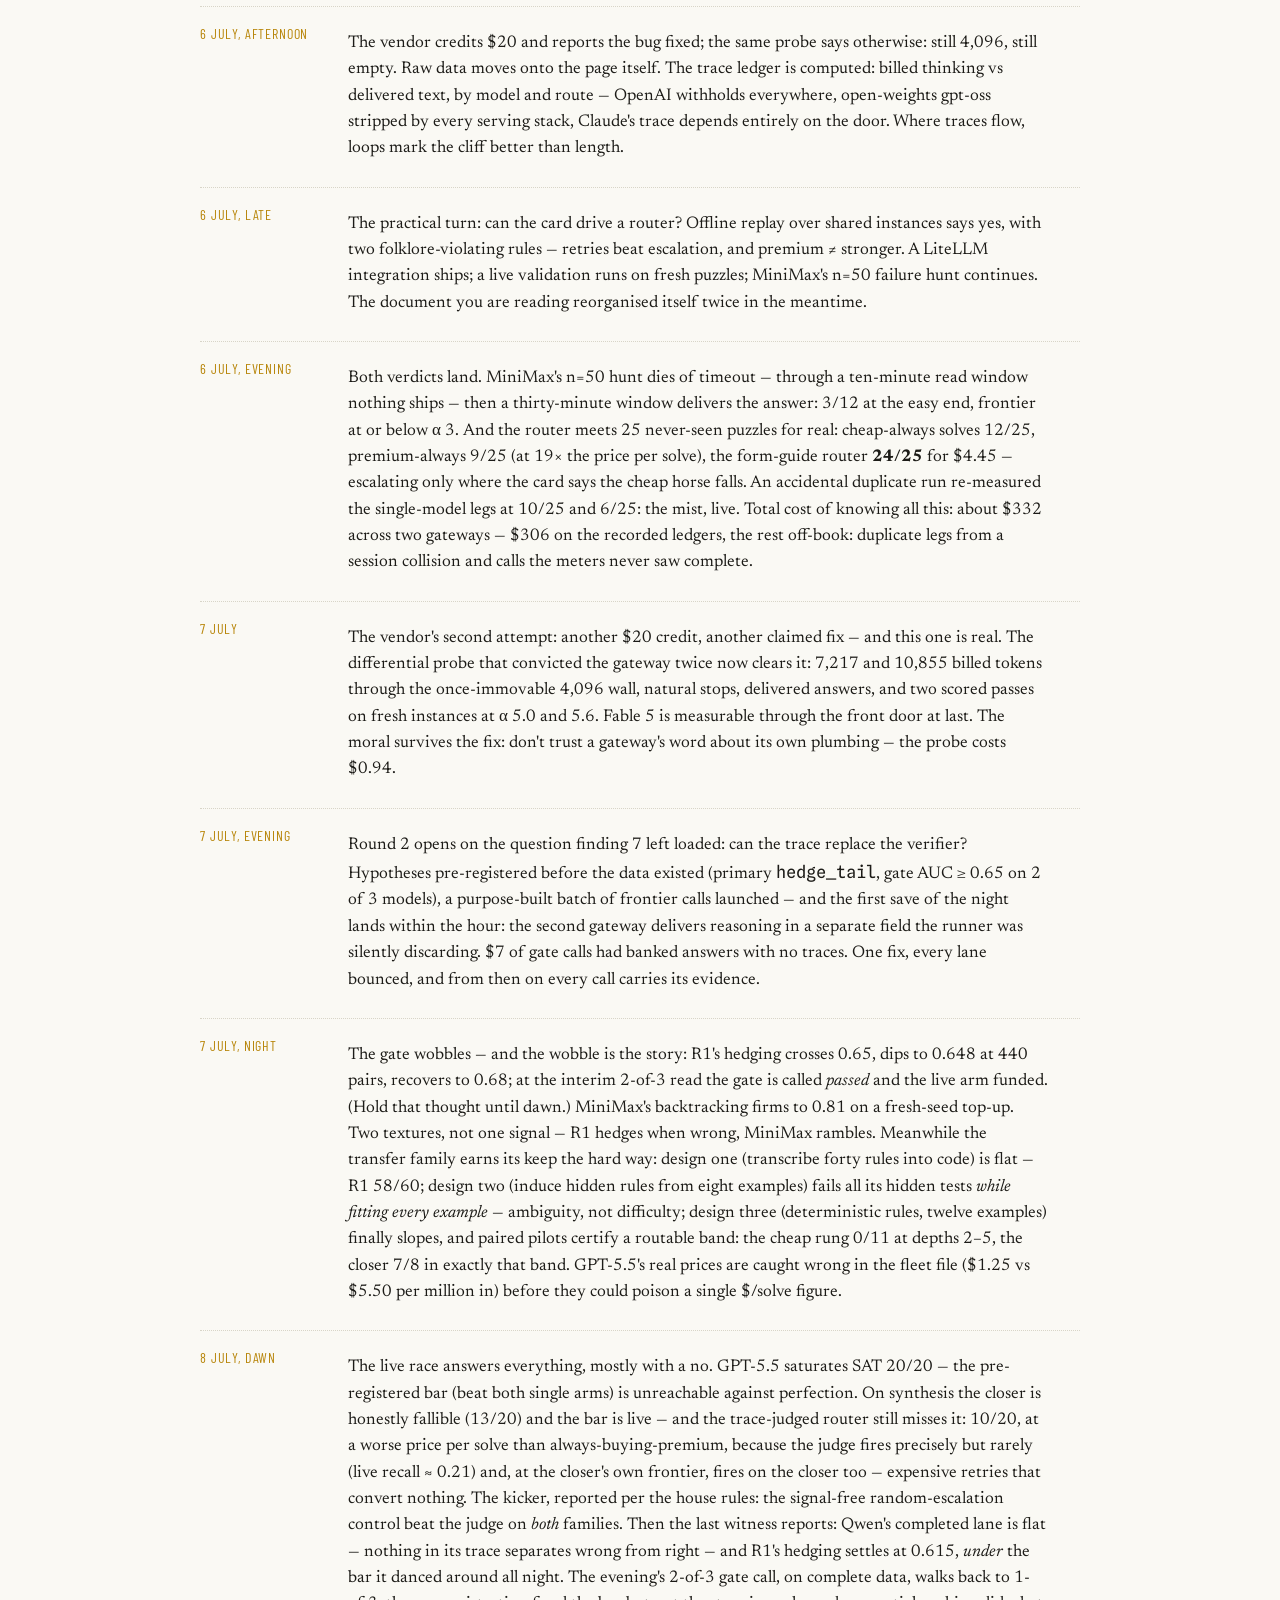
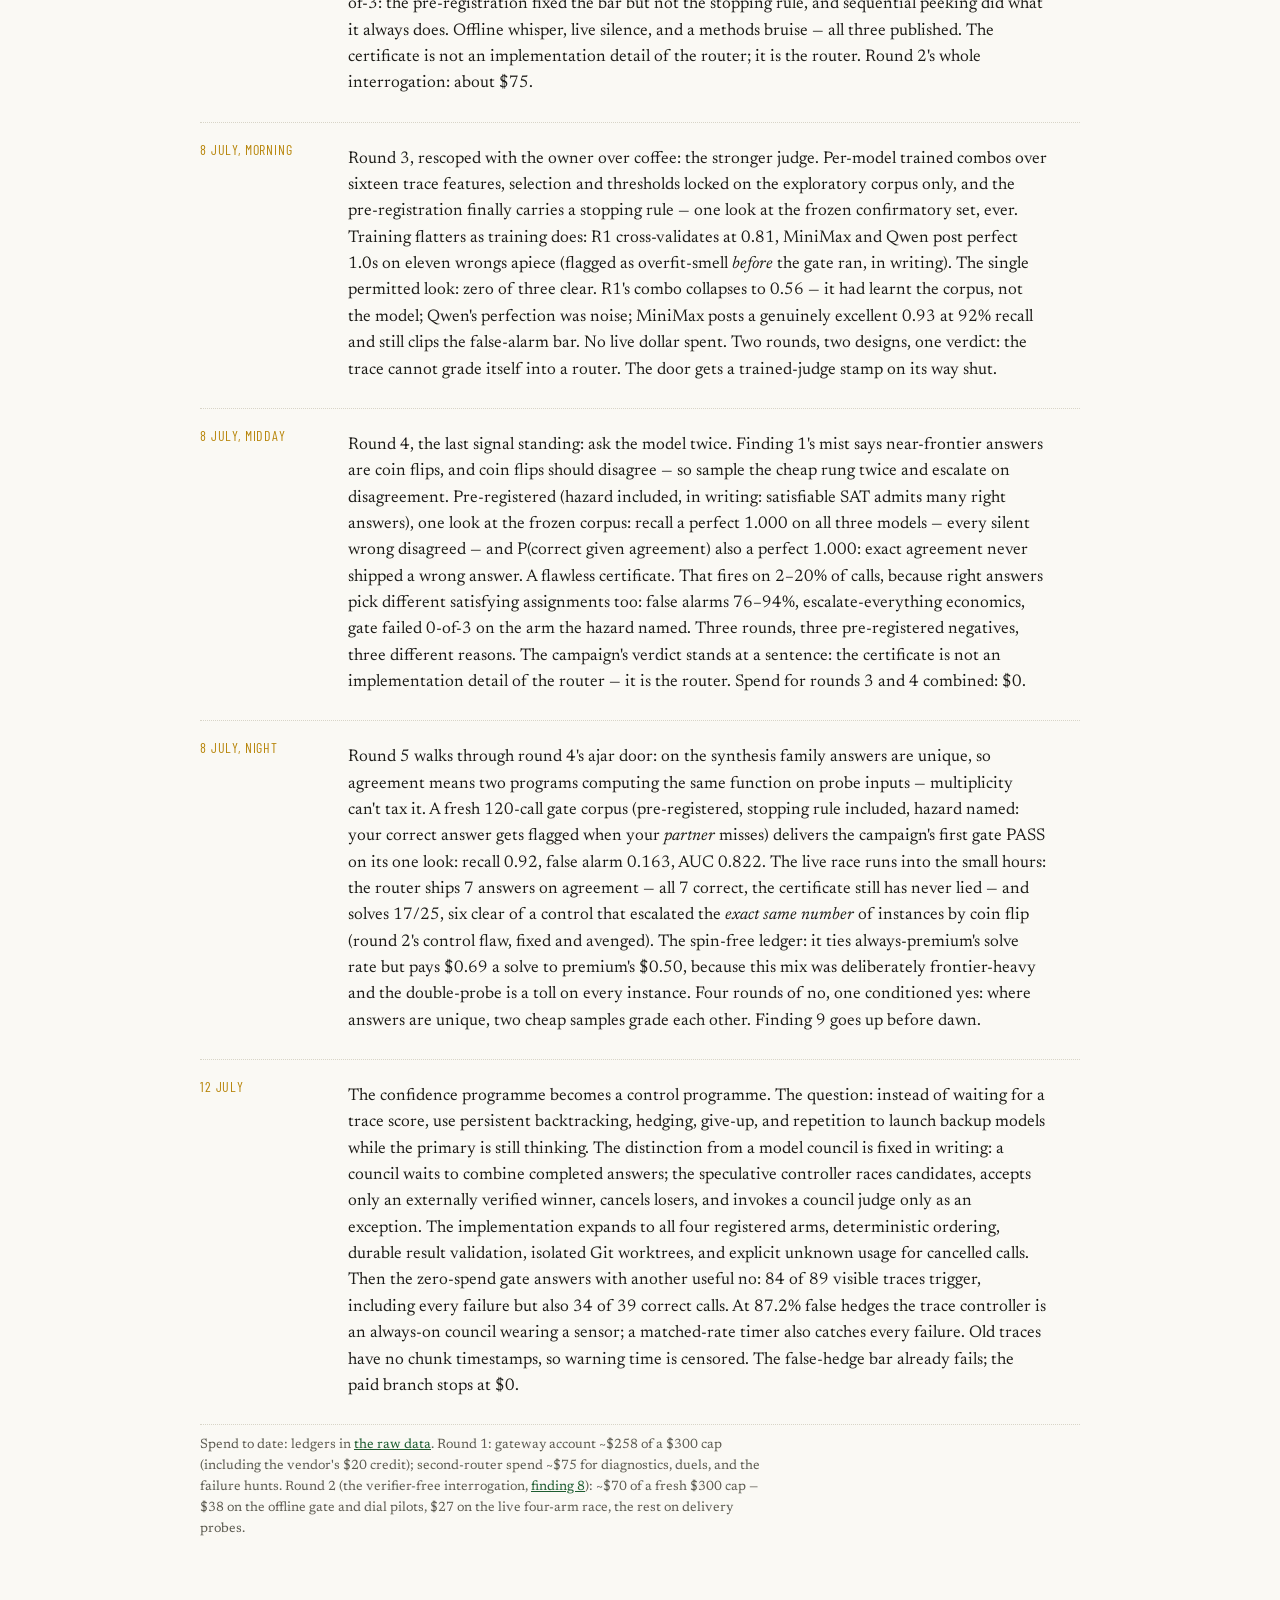
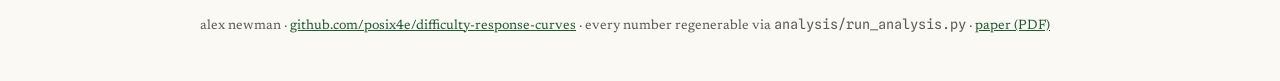
<file: docs/journal.html>
<!DOCTYPE html>
<html lang="en-GB">
<head>
<meta charset="utf-8">
<meta name="viewport" content="width=device-width, initial-scale=1">
<title>Journal — Difficulty–Response Curves</title>
<meta name="description" content="The campaign chronicle: outages, convictions, corrections, and costs, dated.">
<link rel="preconnect" href="https://fonts.googleapis.com">
<link href="https://fonts.googleapis.com/css2?family=Barlow+Condensed:wght@500;600;700&family=Newsreader:ital,opsz,wght@0,6..72,400;0,6..72,500;1,6..72,400&family=Spline+Sans+Mono:wght@400;500&display=swap" rel="stylesheet">
<style>
:root {
  --paper:#faf9f4; --card:#ffffff; --ink:#1c1b17; --ink-2:#5d5b51; --rule:#d8d5c8;
  --green:#12421f; --green-2:#1d5c30; --accent:#b8860b;
}
@media (prefers-color-scheme: dark) {
  :root { --paper:#151713; --card:#1d201b; --ink:#f0eee6; --ink-2:#a5a294; --rule:#3a3d35;
           --green:#8fc9a0; --green-2:#6fae82; --accent:#d9a441; }
  img.fig { background:#fcfcfb; border-radius:6px; padding:10px; }
}
* { box-sizing:border-box; margin:0; }
html { scroll-behavior:smooth; }
@media (prefers-reduced-motion: reduce) { html { scroll-behavior:auto; } }
body {
  background:var(--paper); color:var(--ink);
  font-family:"Newsreader", Georgia, serif; font-size:17px; line-height:1.55;
}
.wrap { max-width:920px; margin:0 auto; padding:0 20px; }
.disp { font-family:"Barlow Condensed", "Arial Narrow", sans-serif; }
.mono { font-family:"Spline Sans Mono", ui-monospace, monospace; }

/* masthead */
header { border-bottom:3px double var(--rule); padding:26px 0 18px; }
.wip { background:var(--accent); color:var(--paper); padding:3px 10px; border-radius:3px; font-weight:600; }
.race-meta { display:flex; justify-content:space-between; align-items:baseline; flex-wrap:wrap; gap:6px;
  font-family:"Barlow Condensed",sans-serif; font-size:14px; letter-spacing:.14em; text-transform:uppercase; color:var(--ink-2); }
h1 { font-family:"Barlow Condensed",sans-serif; font-weight:700; font-size:clamp(34px,6vw,58px);
  line-height:1.02; text-transform:uppercase; letter-spacing:.01em; margin:14px 0 8px; color:var(--ink); }
h1 .thin { font-weight:500; color:var(--green); }
.standfirst { font-size:19px; max-width:64ch; color:var(--ink); font-style:italic; }
.links { margin-top:14px; display:flex; gap:10px; flex-wrap:wrap; }
.links a { font-family:"Barlow Condensed",sans-serif; text-transform:uppercase; letter-spacing:.1em; font-size:14px;
  color:var(--paper); background:var(--green); text-decoration:none; padding:7px 14px; border-radius:3px; }
.links a.ghost { background:transparent; color:var(--green); border:1px solid var(--green); }
.links a:focus-visible { outline:3px solid var(--accent); outline-offset:2px; }
.explainer { margin-top:18px; padding:14px 16px; background:var(--card); border:1px solid var(--rule);
  border-left:4px solid var(--green); border-radius:4px; font-size:15.5px; max-width:76ch; }
.explainer p { margin:0; }
/* multi-page chrome */
.pagenav { margin-top:16px; display:flex; flex-wrap:wrap; gap:2px;
  font-family:"Barlow Condensed",sans-serif; font-size:14px; letter-spacing:.08em; text-transform:uppercase; }
.pagenav a { color:var(--green-2); text-decoration:none; padding:6px 12px; border:1px solid var(--rule);
  border-bottom:none; border-radius:4px 4px 0 0; background:var(--card); }
.pagenav a.active { background:var(--green); color:var(--paper); border-color:var(--green); }
.pagenav a:hover { color:var(--accent); }
header.compact { padding-bottom:0; border-bottom:none; }
header.compact h1 { margin-bottom:2px; }
header.compact + section { border-top:3px double var(--rule); padding-top:18px; margin-top:0; }
.teasers { display:grid; grid-template-columns:repeat(auto-fit, minmax(260px, 1fr)); gap:12px; margin-top:14px; }
.teaser { display:block; background:var(--card); border:1px solid var(--rule); border-left:4px solid var(--green);
  border-radius:4px; padding:14px 16px; text-decoration:none; color:var(--ink); }
.teaser:hover { border-left-color:var(--accent); }
.teaser strong { font-family:"Barlow Condensed",sans-serif; text-transform:uppercase; letter-spacing:.08em;
  color:var(--green); display:block; margin-bottom:4px; }
.teaser span { font-size:14px; color:var(--ink-2); }
.journal { margin-top:14px; }
.jentry { display:flex; gap:18px; padding:14px 0; border-bottom:1px dotted var(--rule); }
.jdate { flex:0 0 130px; font-family:"Barlow Condensed",sans-serif; text-transform:uppercase;
  letter-spacing:.06em; font-size:14px; color:var(--accent); padding-top:2px; }
.jbody p { max-width:66ch; }
.toc { margin-top:16px; display:flex; flex-wrap:wrap; gap:4px 14px;
  font-family:"Barlow Condensed",sans-serif; font-size:13.5px; letter-spacing:.08em; text-transform:uppercase; }
.toc a { color:var(--green-2); text-decoration:none; border-bottom:1px dotted var(--rule); }
.toc a:hover { color:var(--accent); }

/* race card */
.card { background:var(--card); border:1px solid var(--rule); border-radius:6px; margin:30px 0 8px;
  overflow-x:auto; box-shadow:0 1px 0 var(--rule); }
.card table { border-collapse:collapse; width:100%; min-width:680px; }
.card caption { text-align:left; padding:14px 16px 4px;
  font-family:"Barlow Condensed",sans-serif; font-size:18px; font-weight:600; letter-spacing:.12em; text-transform:uppercase; color:var(--green); }
.card th { font-family:"Barlow Condensed",sans-serif; font-size:13px; letter-spacing:.1em; text-transform:uppercase;
  color:var(--ink-2); text-align:left; padding:10px 12px 6px; border-bottom:2px solid var(--ink); font-weight:600; }
.card td { padding:10px 12px; border-bottom:1px solid var(--rule); vertical-align:top; }
.card tr:last-child td { border-bottom:none; }
.pos { font-family:"Barlow Condensed",sans-serif; font-size:22px; font-weight:700; color:var(--ink-2); width:2ch; }
.swatch { display:inline-block; width:16px; height:16px; border-radius:3px; margin-top:4px; }
.runner strong { display:block; font-size:16px; }
.runner .mono { font-size:11.5px; color:var(--ink-2); }
td.num { font-family:"Spline Sans Mono",monospace; font-size:14.5px; white-space:nowrap; }
td.num .ci { display:block; font-size:11px; color:var(--ink-2); }
.card-note { font-size:13.5px; color:var(--ink-2); margin:6px 2px 0; }
.leadout { font-style:italic; color:var(--ink-2); border-top:1px dotted var(--rule); padding-top:10px;
  margin-top:18px; max-width:64ch; }
.explainer.thesis { border-left-color:var(--accent); font-size:17px; }
.card.late { margin-top:22px; border-left:4px solid var(--accent); }
.card.late td { font-size:14.5px; }
.datafiles { margin:8px 0 8px 22px; line-height:1.9; }
.cartoon { margin:22px 0; }
.cartoon svg { width:100%; max-width:640px; height:auto; display:block; background:var(--card);
  border:1px solid var(--rule); border-radius:6px; padding:8px; }
.cartoon figcaption { font-size:13px; color:var(--ink-2); margin-top:6px; max-width:70ch; }
.tracequote { border-left:3px solid var(--green); margin:12px 0; padding:10px 16px; background:var(--card);
  font-family:"Spline Sans Mono",monospace; font-size:13px; color:var(--ink); max-width:72ch; }
.datafiles .mono, .datafiles a { font-size:15px; }

/* signals */
.signal { margin:54px 0; }
.flag { display:flex; align-items:center; gap:12px; margin-bottom:10px; }
.flag .t { font-family:"Barlow Condensed",sans-serif; font-weight:700; font-size:20px; color:var(--paper);
  background:var(--green); width:44px; height:44px; display:grid; place-items:center; border-radius:3px; flex:none; }
.flag h2 { font-family:"Barlow Condensed",sans-serif; font-size:26px; font-weight:600; text-transform:uppercase; letter-spacing:.06em; }
.flag .dies { margin-left:auto; font-size:12.5px; color:var(--ink-2); font-style:italic; max-width:34ch; text-align:right; }
.signal p { max-width:70ch; margin:10px 0; }
img.fig { width:100%; height:auto; margin:14px 0 4px; }
.headline { font-family:"Barlow Condensed",sans-serif; font-size:20px; font-weight:600; color:var(--green); }
.plain { font-size:17px; }
th .sub { font-weight:400; font-size:10.5px; letter-spacing:.04em; text-transform:none; color:var(--ink-2); }

/* tools */
pre { background:var(--card); border:1px solid var(--rule); border-radius:6px; padding:16px;
  overflow-x:auto; font-family:"Spline Sans Mono",monospace; font-size:13.5px; line-height:1.6; color:var(--ink); }
.notclaim { border-top:3px double var(--rule); margin-top:60px; padding:26px 0 10px; font-style:italic; color:var(--ink-2); max-width:70ch; }
footer { padding:20px 0 44px; font-size:13.5px; color:var(--ink-2); }
footer a { color:var(--green-2); }
a { color:var(--green-2); }
</style>
</head>
<body>
<div class="wrap">
<header class="compact">
  <div class="race-meta">
    <span class="wip">&#9888; working notes &mdash; what we've learnt so far · updated 12 July 2026</span>
    <span><a href="index.html" style="color:inherit;text-decoration:none">difficulty&ndash;response curves</a></span>
  </div>
  <h1 style="font-size:clamp(26px,4vw,40px)">The journal: how it actually went</h1>
  <nav class="pagenav" aria-label="Pages"><a href="research.html">Research Programme</a><a href="index.html">Overview</a><a href="method.html">The Method</a><a href="findings.html">Findings 1–4</a><a href="traces.html">5 · Traces</a><a href="pipes.html">6 · The Pipes</a><a href="router.html">7 · The Router</a><a href="routing2.html">8 · No Referee</a><a href="consistency.html">9 · Ask Twice</a><a href="journal.html" class="active">Journal</a></nav>
</header>
<section class="signal">
  <p class="plain">A form guide is tidy; fieldwork is not. This is the campaign as it happened &mdash; the
  outages, the convictions, the corrections kept in the text &mdash; because on a working-notes site the
  <em>process is evidence</em>: every number above survived this.</p>
  <div class="journal"><div class="jentry"><div class="jdate">4 July, afternoon</div><div class="jbody"><p>The brief lands: measure where reasoning models break, publish everything, one commit, $300 cap. Probes find the gateway speaks two APIs; a pilot roster of eight models is chosen. The plan prices the textbook protocol; the pilot will price reality.</p></div></div><div class="jentry"><div class="jdate">4 July, evening</div><div class="jbody"><p>Pilot runs into a declared router-core outage mid-flight; the resumable store shrugs. Gate 1 arithmetic: the textbook design would cost ~$530 &mdash; roster rescoped (Haiku promoted to core; Qwen and GLM to budget extras). MiniMax passes <em>everything</em> on the standard dial and is moved to an extended one.</p></div></div><div class="jentry"><div class="jdate">4 July, night</div><div class="jbody"><p>The throughput wars: one provider serves ~3 calls an hour; pins are switched (novita &rarr; parasail/cerebras/baseten); 1,446 calls die at a mysterious 4,096-token wall on baseten and are purged. At $97.56 the gateway account runs dry mid-campaign. Everything pauses, resumably.</p></div></div><div class="jentry"><div class="jdate">5 July, morning</div><div class="jbody"><p>Credits topped up; sweeps resume; the session hosting the runs crashes twice and the jobs are re-launched detached, out of its reach. Haiku and o4-mini finish their full designs including fresh-instance retests.</p></div></div><div class="jentry"><div class="jdate">5 July, midday</div><div class="jbody"><p>The check family embarrasses everyone: 480/480 on arithmetic to 42 steps; the grid is extended twice before Haiku finally cracks past ~300 steps. The adaptive probe proves itself live: Haiku's frontier in 20 calls for $1.03.</p></div></div><div class="jentry"><div class="jdate">5 July, 18:00</div><div class="jbody"><p>Data cutoff. Full statistics (B=2000), four figures, paper compiled with the abstract reading its numbers from disk; site and repo published as one commit: split-half r = 0.99, 81% within-instance variance at the frontier, effort peak lagging it, 6.75&times; adaptive efficiency.</p></div></div><div class="jentry"><div class="jdate">5 July, evening</div><div class="jbody"><p>Late entries: GPT-5.5 runs off the end of both tracks (censored &gt; 7.2). Fable 5 looks <em>broken</em> &mdash; until a differential probe through a second router convicts the gateway: it silently drops <span class="mono">max_completion_tokens</span> and replies default to 4,096 tokens. Baseten exonerated (same bug). Fable re-measured fairly: 6.34 &plusmn; 0.21. A validation fleet re-checks every row: four agree; gpt-oss-20b has <em>drifted</em> a full dial unit on the same endpoint in twelve hours.</p></div></div><div class="jentry"><div class="jdate">6 July, morning</div><div class="jbody"><p>The correction that earned its keep: Fable's 6.34 replicates perfectly on fresh puzzles (6.33) and is then falsified by direct test &mdash; 10/10 at &alpha; = 7.2; both runs had extrapolated past the track edge. Corrected verdict: censored, joint top with GPT-5.5. Precision is not truth.</p></div></div><div class="jentry"><div class="jdate">6 July, midday</div><div class="jbody"><p>The n=50 separator: GPT-5.5 13/21 with zero truncations; Fable 11/40, out-thinking even 64k budgets (but more accurate when it finishes); MiniMax 0/17. Fixing the parameter bug had silently re-run MiniMax's measurement at an enforced cap: frontier 6.58 uncapped &rarr; &asymp;3.6 at 32k. Budget elasticity becomes finding 3's second half: a frontier is a curve against the thinking budget.</p></div></div><div class="jentry"><div class="jdate">6 July, afternoon</div><div class="jbody"><p>The vendor credits $20 and reports the bug fixed; the same probe says otherwise: still 4,096, still empty. Raw data moves onto the page itself. The trace ledger is computed: billed thinking vs delivered text, by model and route &mdash; OpenAI withholds everywhere, open-weights gpt-oss stripped by every serving stack, Claude's trace depends entirely on the door. Where traces flow, loops mark the cliff better than length.</p></div></div><div class="jentry"><div class="jdate">6 July, late</div><div class="jbody"><p>The practical turn: can the card drive a router? Offline replay over shared instances says yes, with two folklore-violating rules &mdash; retries beat escalation, and premium &ne; stronger. A LiteLLM integration ships; a live validation runs on fresh puzzles; MiniMax's n=50 failure hunt continues. The document you are reading reorganised itself twice in the meantime.</p></div></div><div class="jentry"><div class="jdate">6 July, evening</div><div class="jbody"><p>Both verdicts land. MiniMax's n=50 hunt dies of timeout &mdash; through a ten-minute read window nothing ships &mdash; then a thirty-minute window delivers the answer: 3/12 at the easy end, frontier at or below &alpha;&nbsp;3. And the router meets 25 never-seen puzzles for real: cheap-always solves 12/25, premium-always 9/25 (at 19&times; the price per solve), the form-guide router <strong>24/25</strong> for $4.45 &mdash; escalating only where the card says the cheap horse falls. An accidental duplicate run re-measured the single-model legs at 10/25 and 6/25: the mist, live. Total cost of knowing all this: about $332 across two gateways &mdash; $306 on the recorded ledgers, the rest off-book: duplicate legs from a session collision and calls the meters never saw complete.</p></div></div><div class="jentry"><div class="jdate">7 July</div><div class="jbody"><p>The vendor's second attempt: another $20 credit, another claimed fix &mdash; and this one is real. The differential probe that convicted the gateway twice now clears it: 7,217 and 10,855 billed tokens through the once-immovable 4,096 wall, natural stops, delivered answers, and two scored passes on fresh instances at &alpha; 5.0 and 5.6. Fable 5 is measurable through the front door at last. The moral survives the fix: don't trust a gateway's word about its own plumbing &mdash; the probe costs $0.94.</p></div></div><div class="jentry"><div class="jdate">7 July, evening</div><div class="jbody"><p>Round 2 opens on the question finding 7 left loaded: can the trace replace the verifier? Hypotheses pre-registered before the data existed (primary <span class="mono">hedge_tail</span>, gate AUC &ge; 0.65 on 2 of 3 models), a purpose-built batch of frontier calls launched &mdash; and the first save of the night lands within the hour: the second gateway delivers reasoning in a separate field the runner was silently discarding. $7 of gate calls had banked answers with no traces. One fix, every lane bounced, and from then on every call carries its evidence.</p></div></div><div class="jentry"><div class="jdate">7 July, night</div><div class="jbody"><p>The gate wobbles &mdash; and the wobble is the story: R1's hedging crosses 0.65, dips to 0.648 at 440 pairs, recovers to 0.68; at the interim 2-of-3 read the gate is called <em>passed</em> and the live arm funded. (Hold that thought until dawn.) MiniMax's backtracking firms to 0.81 on a fresh-seed top-up. Two textures, not one signal &mdash; R1 hedges when wrong, MiniMax rambles. Meanwhile the transfer family earns its keep the hard way: design one (transcribe forty rules into code) is flat &mdash; R1 58/60; design two (induce hidden rules from eight examples) fails all its hidden tests <em>while fitting every example</em> &mdash; ambiguity, not difficulty; design three (deterministic rules, twelve examples) finally slopes, and paired pilots certify a routable band: the cheap rung 0/11 at depths 2&ndash;5, the closer 7/8 in exactly that band. GPT-5.5's real prices are caught wrong in the fleet file ($1.25 vs $5.50 per million in) before they could poison a single $/solve figure.</p></div></div><div class="jentry"><div class="jdate">8 July, dawn</div><div class="jbody"><p>The live race answers everything, mostly with a no. GPT-5.5 saturates SAT 20/20 &mdash; the pre-registered bar (beat both single arms) is unreachable against perfection. On synthesis the closer is honestly fallible (13/20) and the bar is live &mdash; and the trace-judged router still misses it: 10/20, at a worse price per solve than always-buying-premium, because the judge fires precisely but rarely (live recall &asymp; 0.21) and, at the closer's own frontier, fires on the closer too &mdash; expensive retries that convert nothing. The kicker, reported per the house rules: the signal-free random-escalation control beat the judge on <em>both</em> families. Then the last witness reports: Qwen's completed lane is flat &mdash; nothing in its trace separates wrong from right &mdash; and R1's hedging settles at 0.615, <em>under</em> the bar it danced around all night. The evening's 2-of-3 gate call, on complete data, walks back to 1-of-3: the pre-registration fixed the bar but not the stopping rule, and sequential peeking did what it always does. Offline whisper, live silence, and a methods bruise &mdash; all three published. The certificate is not an implementation detail of the router; it is the router. Round 2's whole interrogation: about $75.</p></div></div><div class="jentry"><div class="jdate">8 July, morning</div><div class="jbody"><p>Round 3, rescoped with the owner over coffee: the stronger judge. Per-model trained combos over sixteen trace features, selection and thresholds locked on the exploratory corpus only, and the pre-registration finally carries a stopping rule &mdash; one look at the frozen confirmatory set, ever. Training flatters as training does: R1 cross-validates at 0.81, MiniMax and Qwen post perfect 1.0s on eleven wrongs apiece (flagged as overfit-smell <em>before</em> the gate ran, in writing). The single permitted look: zero of three clear. R1's combo collapses to 0.56 &mdash; it had learnt the corpus, not the model; Qwen's perfection was noise; MiniMax posts a genuinely excellent 0.93 at 92% recall and still clips the false-alarm bar. No live dollar spent. Two rounds, two designs, one verdict: the trace cannot grade itself into a router. The door gets a trained-judge stamp on its way shut.</p></div></div><div class="jentry"><div class="jdate">8 July, midday</div><div class="jbody"><p>Round 4, the last signal standing: ask the model twice. Finding 1's mist says near-frontier answers are coin flips, and coin flips should disagree &mdash; so sample the cheap rung twice and escalate on disagreement. Pre-registered (hazard included, in writing: satisfiable SAT admits many right answers), one look at the frozen corpus: recall a perfect 1.000 on all three models &mdash; every silent wrong disagreed &mdash; and P(correct given agreement) also a perfect 1.000: exact agreement never shipped a wrong answer. A flawless certificate. That fires on 2&ndash;20% of calls, because right answers pick different satisfying assignments too: false alarms 76&ndash;94%, escalate-everything economics, gate failed 0-of-3 on the arm the hazard named. Three rounds, three pre-registered negatives, three different reasons. The campaign's verdict stands at a sentence: the certificate is not an implementation detail of the router &mdash; it is the router. Spend for rounds 3 and 4 combined: $0.</p></div></div><div class="jentry"><div class="jdate">8 July, night</div><div class="jbody"><p>Round 5 walks through round 4's ajar door: on the synthesis family answers are unique, so agreement means two programs computing the same function on probe inputs &mdash; multiplicity can't tax it. A fresh 120-call gate corpus (pre-registered, stopping rule included, hazard named: your correct answer gets flagged when your <em>partner</em> misses) delivers the campaign's first gate PASS on its one look: recall 0.92, false alarm 0.163, AUC 0.822. The live race runs into the small hours: the router ships 7 answers on agreement &mdash; all 7 correct, the certificate still has never lied &mdash; and solves 17/25, six clear of a control that escalated the <em>exact same number</em> of instances by coin flip (round 2's control flaw, fixed and avenged). The spin-free ledger: it ties always-premium's solve rate but pays $0.69 a solve to premium's $0.50, because this mix was deliberately frontier-heavy and the double-probe is a toll on every instance. Four rounds of no, one conditioned yes: where answers are unique, two cheap samples grade each other. Finding 9 goes up before dawn.</p></div></div><div class="jentry"><div class="jdate">12 July</div><div class="jbody"><p>The confidence programme becomes a control programme. The question: instead of waiting for a trace score, use persistent backtracking, hedging, give-up, and repetition to launch backup models while the primary is still thinking. The distinction from a model council is fixed in writing: a council waits to combine completed answers; the speculative controller races candidates, accepts only an externally verified winner, cancels losers, and invokes a council judge only as an exception. The implementation expands to all four registered arms, deterministic ordering, durable result validation, isolated Git worktrees, and explicit unknown usage for cancelled calls. Then the zero-spend gate answers with another useful no: 84 of 89 visible traces trigger, including every failure but also 34 of 39 correct calls. At 87.2% false hedges the trace controller is an always-on council wearing a sensor; a matched-rate timer also catches every failure. Old traces have no chunk timestamps, so warning time is censored. The false-hedge bar already fails; the paid branch stops at $0.</p></div></div></div>
  <p class="card-note">Spend to date: ledgers in <a href="index.html#data">the raw data</a>. Round 1:
  gateway account ~$258 of a $300 cap (including the vendor's $20 credit); second-router spend ~$75 for
  diagnostics, duels, and the failure hunts. Round 2 (the verifier-free interrogation,
  <a href="routing2.html">finding 8</a>): ~$70 of a fresh $300 cap &mdash; $38 on the offline gate and
  dial pilots, $27 on the live four-arm race, the rest on delivery probes.</p>
</section>

<footer>
  <p>alex newman · <a href="https://github.com/posix4e/difficulty-response-curves">github.com/posix4e/difficulty-response-curves</a>
  · every number regenerable via <span class="mono">analysis/run_analysis.py</span> · <a href="paper.pdf">paper (PDF)</a></p>
</footer>
</div>
</body>
</html>
</file>
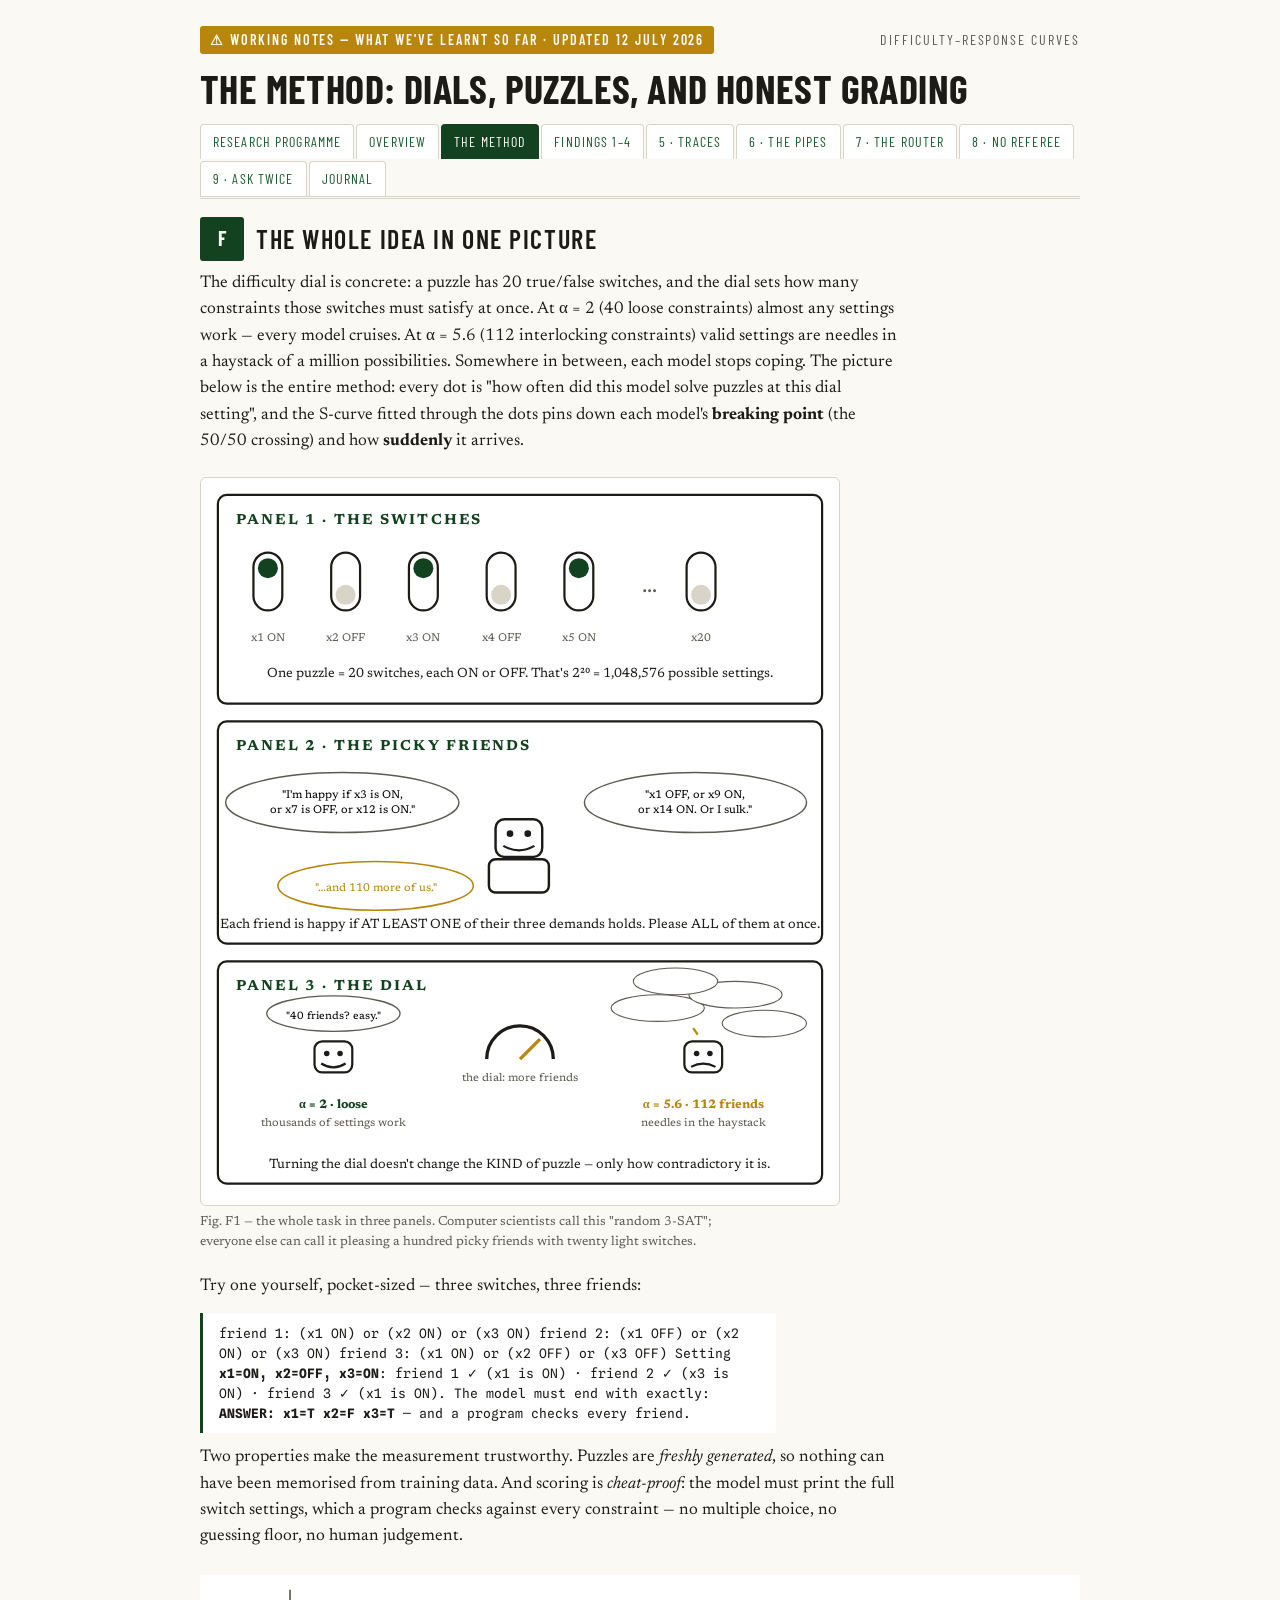
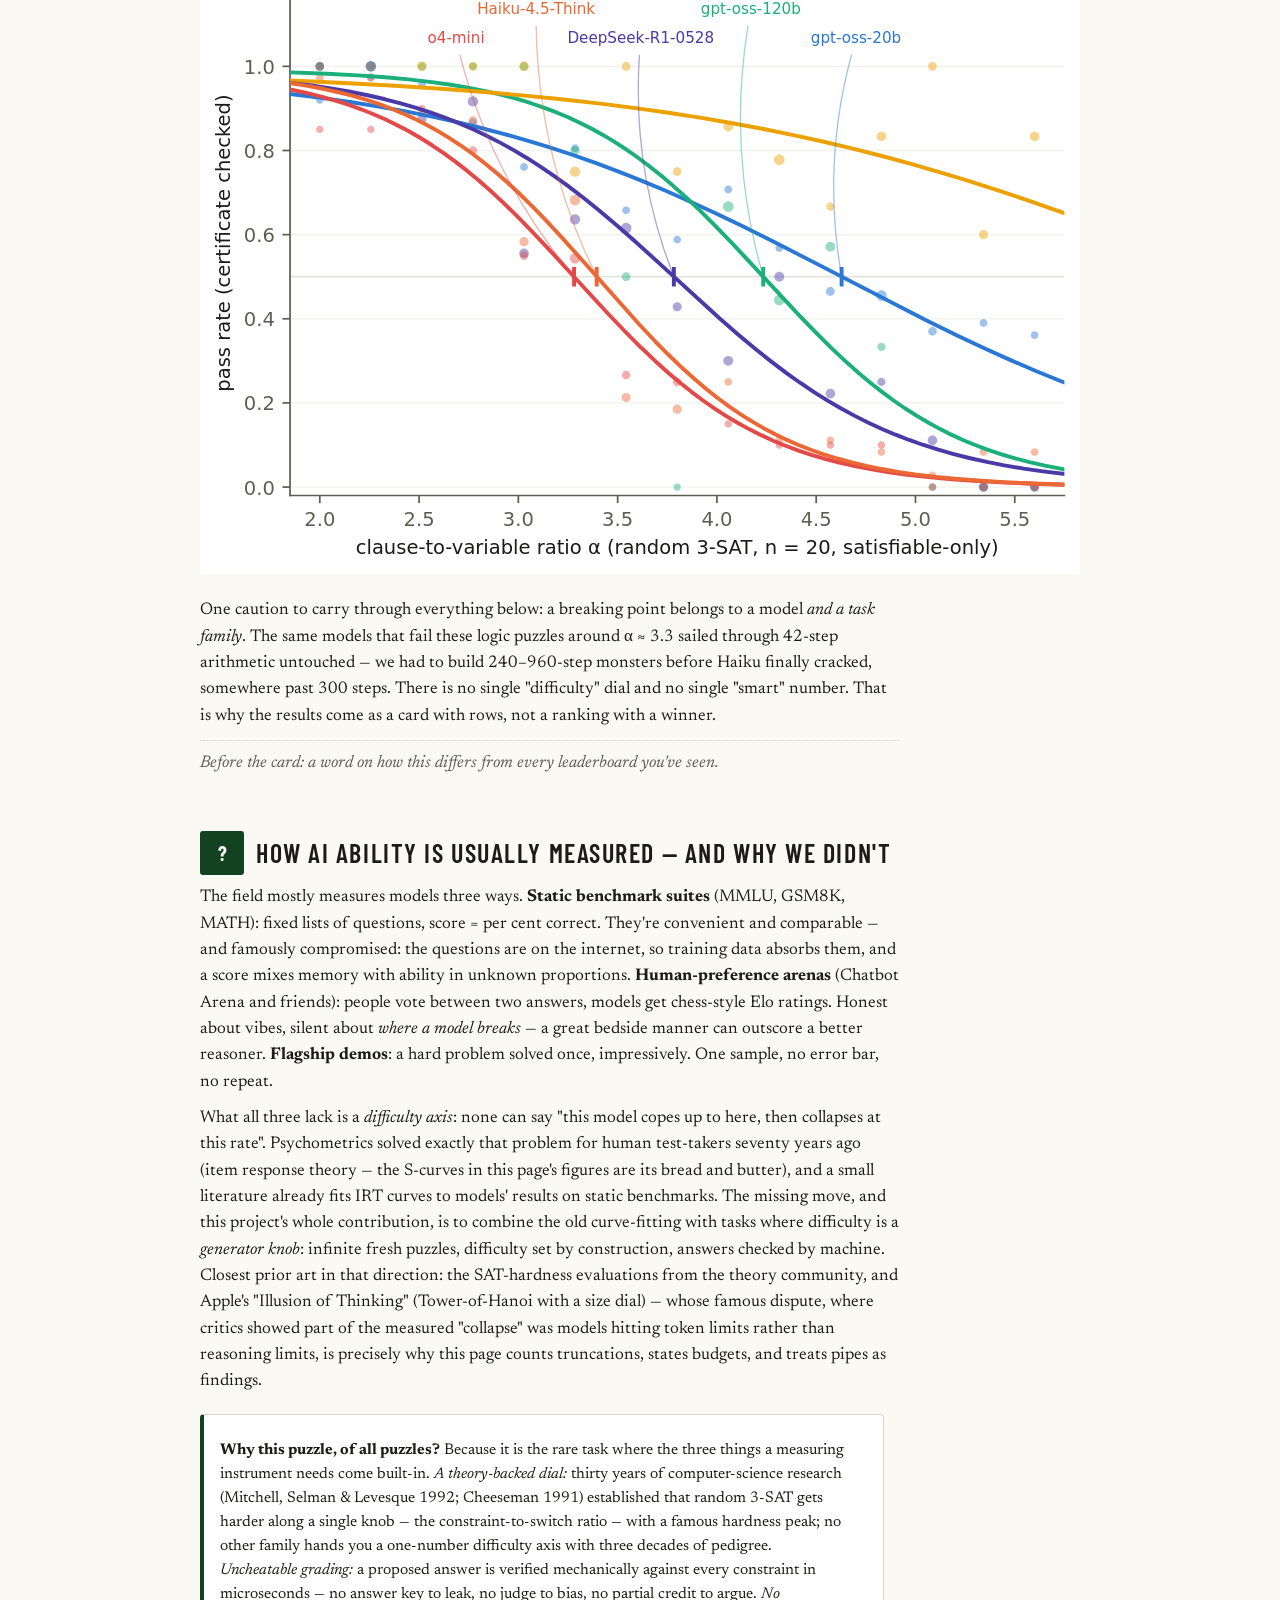
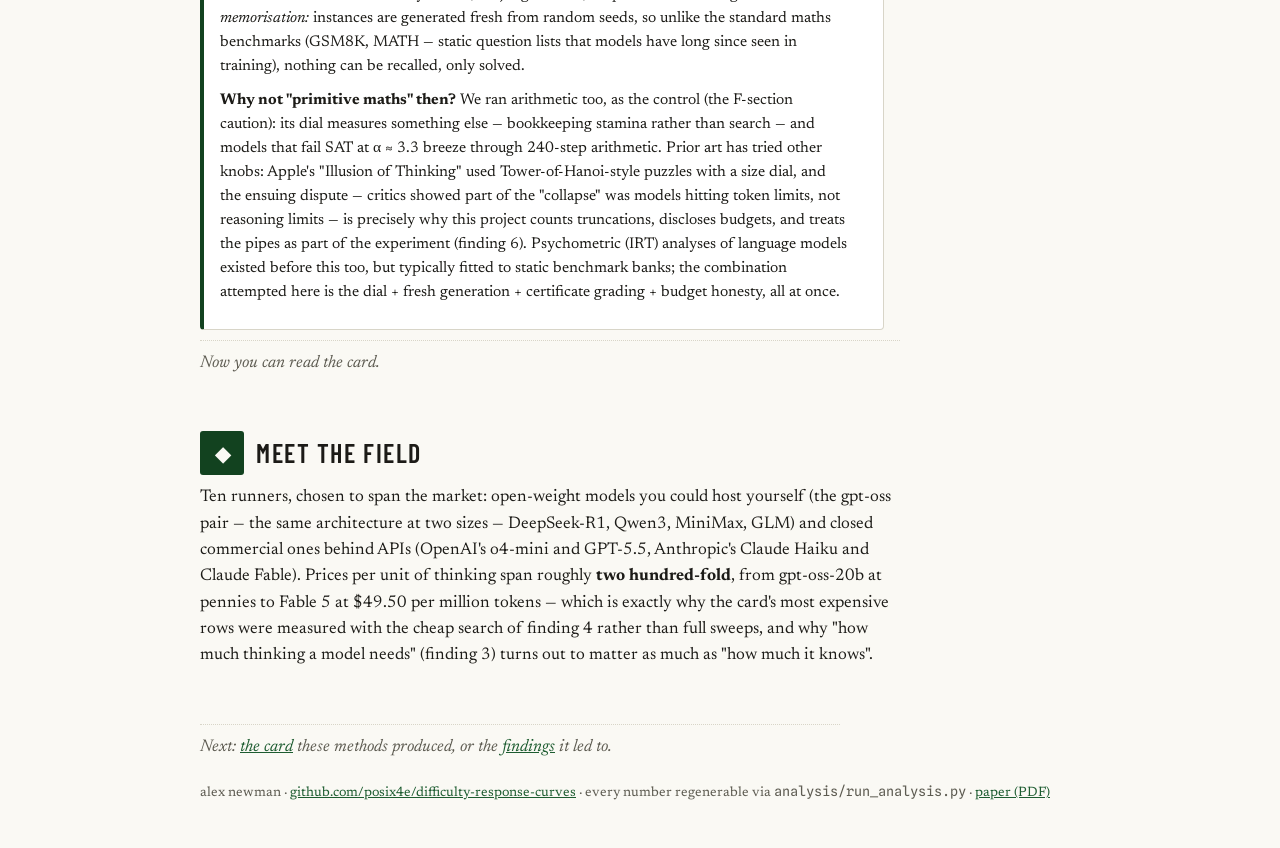
<file: docs/method.html>
<!DOCTYPE html>
<html lang="en-GB">
<head>
<meta charset="utf-8">
<meta name="viewport" content="width=device-width, initial-scale=1">
<title>The Method — Difficulty–Response Curves</title>
<meta name="description" content="What a difficulty dial is, why random 3-SAT, and how this differs from benchmarks and arenas.">
<link rel="preconnect" href="https://fonts.googleapis.com">
<link href="https://fonts.googleapis.com/css2?family=Barlow+Condensed:wght@500;600;700&family=Newsreader:ital,opsz,wght@0,6..72,400;0,6..72,500;1,6..72,400&family=Spline+Sans+Mono:wght@400;500&display=swap" rel="stylesheet">
<style>
:root {
  --paper:#faf9f4; --card:#ffffff; --ink:#1c1b17; --ink-2:#5d5b51; --rule:#d8d5c8;
  --green:#12421f; --green-2:#1d5c30; --accent:#b8860b;
}
@media (prefers-color-scheme: dark) {
  :root { --paper:#151713; --card:#1d201b; --ink:#f0eee6; --ink-2:#a5a294; --rule:#3a3d35;
           --green:#8fc9a0; --green-2:#6fae82; --accent:#d9a441; }
  img.fig { background:#fcfcfb; border-radius:6px; padding:10px; }
}
* { box-sizing:border-box; margin:0; }
html { scroll-behavior:smooth; }
@media (prefers-reduced-motion: reduce) { html { scroll-behavior:auto; } }
body {
  background:var(--paper); color:var(--ink);
  font-family:"Newsreader", Georgia, serif; font-size:17px; line-height:1.55;
}
.wrap { max-width:920px; margin:0 auto; padding:0 20px; }
.disp { font-family:"Barlow Condensed", "Arial Narrow", sans-serif; }
.mono { font-family:"Spline Sans Mono", ui-monospace, monospace; }

/* masthead */
header { border-bottom:3px double var(--rule); padding:26px 0 18px; }
.wip { background:var(--accent); color:var(--paper); padding:3px 10px; border-radius:3px; font-weight:600; }
.race-meta { display:flex; justify-content:space-between; align-items:baseline; flex-wrap:wrap; gap:6px;
  font-family:"Barlow Condensed",sans-serif; font-size:14px; letter-spacing:.14em; text-transform:uppercase; color:var(--ink-2); }
h1 { font-family:"Barlow Condensed",sans-serif; font-weight:700; font-size:clamp(34px,6vw,58px);
  line-height:1.02; text-transform:uppercase; letter-spacing:.01em; margin:14px 0 8px; color:var(--ink); }
h1 .thin { font-weight:500; color:var(--green); }
.standfirst { font-size:19px; max-width:64ch; color:var(--ink); font-style:italic; }
.links { margin-top:14px; display:flex; gap:10px; flex-wrap:wrap; }
.links a { font-family:"Barlow Condensed",sans-serif; text-transform:uppercase; letter-spacing:.1em; font-size:14px;
  color:var(--paper); background:var(--green); text-decoration:none; padding:7px 14px; border-radius:3px; }
.links a.ghost { background:transparent; color:var(--green); border:1px solid var(--green); }
.links a:focus-visible { outline:3px solid var(--accent); outline-offset:2px; }
.explainer { margin-top:18px; padding:14px 16px; background:var(--card); border:1px solid var(--rule);
  border-left:4px solid var(--green); border-radius:4px; font-size:15.5px; max-width:76ch; }
.explainer p { margin:0; }
/* multi-page chrome */
.pagenav { margin-top:16px; display:flex; flex-wrap:wrap; gap:2px;
  font-family:"Barlow Condensed",sans-serif; font-size:14px; letter-spacing:.08em; text-transform:uppercase; }
.pagenav a { color:var(--green-2); text-decoration:none; padding:6px 12px; border:1px solid var(--rule);
  border-bottom:none; border-radius:4px 4px 0 0; background:var(--card); }
.pagenav a.active { background:var(--green); color:var(--paper); border-color:var(--green); }
.pagenav a:hover { color:var(--accent); }
header.compact { padding-bottom:0; border-bottom:none; }
header.compact h1 { margin-bottom:2px; }
header.compact + section { border-top:3px double var(--rule); padding-top:18px; margin-top:0; }
.teasers { display:grid; grid-template-columns:repeat(auto-fit, minmax(260px, 1fr)); gap:12px; margin-top:14px; }
.teaser { display:block; background:var(--card); border:1px solid var(--rule); border-left:4px solid var(--green);
  border-radius:4px; padding:14px 16px; text-decoration:none; color:var(--ink); }
.teaser:hover { border-left-color:var(--accent); }
.teaser strong { font-family:"Barlow Condensed",sans-serif; text-transform:uppercase; letter-spacing:.08em;
  color:var(--green); display:block; margin-bottom:4px; }
.teaser span { font-size:14px; color:var(--ink-2); }
.journal { margin-top:14px; }
.jentry { display:flex; gap:18px; padding:14px 0; border-bottom:1px dotted var(--rule); }
.jdate { flex:0 0 130px; font-family:"Barlow Condensed",sans-serif; text-transform:uppercase;
  letter-spacing:.06em; font-size:14px; color:var(--accent); padding-top:2px; }
.jbody p { max-width:66ch; }
.toc { margin-top:16px; display:flex; flex-wrap:wrap; gap:4px 14px;
  font-family:"Barlow Condensed",sans-serif; font-size:13.5px; letter-spacing:.08em; text-transform:uppercase; }
.toc a { color:var(--green-2); text-decoration:none; border-bottom:1px dotted var(--rule); }
.toc a:hover { color:var(--accent); }

/* race card */
.card { background:var(--card); border:1px solid var(--rule); border-radius:6px; margin:30px 0 8px;
  overflow-x:auto; box-shadow:0 1px 0 var(--rule); }
.card table { border-collapse:collapse; width:100%; min-width:680px; }
.card caption { text-align:left; padding:14px 16px 4px;
  font-family:"Barlow Condensed",sans-serif; font-size:18px; font-weight:600; letter-spacing:.12em; text-transform:uppercase; color:var(--green); }
.card th { font-family:"Barlow Condensed",sans-serif; font-size:13px; letter-spacing:.1em; text-transform:uppercase;
  color:var(--ink-2); text-align:left; padding:10px 12px 6px; border-bottom:2px solid var(--ink); font-weight:600; }
.card td { padding:10px 12px; border-bottom:1px solid var(--rule); vertical-align:top; }
.card tr:last-child td { border-bottom:none; }
.pos { font-family:"Barlow Condensed",sans-serif; font-size:22px; font-weight:700; color:var(--ink-2); width:2ch; }
.swatch { display:inline-block; width:16px; height:16px; border-radius:3px; margin-top:4px; }
.runner strong { display:block; font-size:16px; }
.runner .mono { font-size:11.5px; color:var(--ink-2); }
td.num { font-family:"Spline Sans Mono",monospace; font-size:14.5px; white-space:nowrap; }
td.num .ci { display:block; font-size:11px; color:var(--ink-2); }
.card-note { font-size:13.5px; color:var(--ink-2); margin:6px 2px 0; }
.leadout { font-style:italic; color:var(--ink-2); border-top:1px dotted var(--rule); padding-top:10px;
  margin-top:18px; max-width:64ch; }
.explainer.thesis { border-left-color:var(--accent); font-size:17px; }
.card.late { margin-top:22px; border-left:4px solid var(--accent); }
.card.late td { font-size:14.5px; }
.datafiles { margin:8px 0 8px 22px; line-height:1.9; }
.cartoon { margin:22px 0; }
.cartoon svg { width:100%; max-width:640px; height:auto; display:block; background:var(--card);
  border:1px solid var(--rule); border-radius:6px; padding:8px; }
.cartoon figcaption { font-size:13px; color:var(--ink-2); margin-top:6px; max-width:70ch; }
.tracequote { border-left:3px solid var(--green); margin:12px 0; padding:10px 16px; background:var(--card);
  font-family:"Spline Sans Mono",monospace; font-size:13px; color:var(--ink); max-width:72ch; }
.datafiles .mono, .datafiles a { font-size:15px; }

/* signals */
.signal { margin:54px 0; }
.flag { display:flex; align-items:center; gap:12px; margin-bottom:10px; }
.flag .t { font-family:"Barlow Condensed",sans-serif; font-weight:700; font-size:20px; color:var(--paper);
  background:var(--green); width:44px; height:44px; display:grid; place-items:center; border-radius:3px; flex:none; }
.flag h2 { font-family:"Barlow Condensed",sans-serif; font-size:26px; font-weight:600; text-transform:uppercase; letter-spacing:.06em; }
.flag .dies { margin-left:auto; font-size:12.5px; color:var(--ink-2); font-style:italic; max-width:34ch; text-align:right; }
.signal p { max-width:70ch; margin:10px 0; }
img.fig { width:100%; height:auto; margin:14px 0 4px; }
.headline { font-family:"Barlow Condensed",sans-serif; font-size:20px; font-weight:600; color:var(--green); }
.plain { font-size:17px; }
th .sub { font-weight:400; font-size:10.5px; letter-spacing:.04em; text-transform:none; color:var(--ink-2); }

/* tools */
pre { background:var(--card); border:1px solid var(--rule); border-radius:6px; padding:16px;
  overflow-x:auto; font-family:"Spline Sans Mono",monospace; font-size:13.5px; line-height:1.6; color:var(--ink); }
.notclaim { border-top:3px double var(--rule); margin-top:60px; padding:26px 0 10px; font-style:italic; color:var(--ink-2); max-width:70ch; }
footer { padding:20px 0 44px; font-size:13.5px; color:var(--ink-2); }
footer a { color:var(--green-2); }
a { color:var(--green-2); }
</style>
</head>
<body>
<div class="wrap">
<header class="compact">
  <div class="race-meta">
    <span class="wip">&#9888; working notes &mdash; what we've learnt so far · updated 12 July 2026</span>
    <span><a href="index.html" style="color:inherit;text-decoration:none">difficulty&ndash;response curves</a></span>
  </div>
  <h1 style="font-size:clamp(26px,4vw,40px)">The method: dials, puzzles, and honest grading</h1>
  <nav class="pagenav" aria-label="Pages"><a href="research.html">Research Programme</a><a href="index.html">Overview</a><a href="method.html" class="active">The Method</a><a href="findings.html">Findings 1–4</a><a href="traces.html">5 · Traces</a><a href="pipes.html">6 · The Pipes</a><a href="router.html">7 · The Router</a><a href="routing2.html">8 · No Referee</a><a href="consistency.html">9 · Ask Twice</a><a href="journal.html">Journal</a></nav>
</header>
<section class="signal" id="method">
  <div class="flag"><span class="t">F</span><h2>The whole idea in one picture</h2></div>
  <p class="plain">The difficulty dial is concrete: a puzzle has 20 true/false switches, and the dial sets
  how many constraints those switches must satisfy at once. At &alpha; = 2 (40 loose constraints) almost any
  settings work &mdash; every model cruises. At &alpha; = 5.6 (112 interlocking constraints) valid settings are
  needles in a haystack of a million possibilities. Somewhere in between, each model stops coping. The
  picture below is the entire method: every dot is "how often did this model solve puzzles at this dial
  setting", and the S-curve fitted through the dots pins down each model's <strong>breaking point</strong>
  (the 50/50 crossing) and how <strong>suddenly</strong> it arrives.</p>
  <figure class="cartoon">
    <svg viewBox="0 0 560 640" role="img" aria-label="Three-panel comic explaining 3-SAT: switches, picky friends as constraints, and the difficulty dial">
      <!-- panel 1: the switches -->
      <rect x="8" y="8" width="544" height="188" rx="8" fill="var(--card)" stroke="var(--ink)" stroke-width="2"/>
      <text x="24" y="34" font-size="13" font-weight="bold" fill="var(--green)" letter-spacing="2">PANEL 1 · THE SWITCHES</text>
      <g font-size="10" fill="var(--ink-2)">
        <g transform="translate(40,60)">
          <rect width="26" height="52" rx="13" fill="none" stroke="var(--ink)" stroke-width="2"/>
          <circle cx="13" cy="14" r="9" fill="var(--green)"/><text x="13" y="80" text-anchor="middle">x1 ON</text>
        </g>
        <g transform="translate(110,60)">
          <rect width="26" height="52" rx="13" fill="none" stroke="var(--ink)" stroke-width="2"/>
          <circle cx="13" cy="38" r="9" fill="var(--rule)"/><text x="13" y="80" text-anchor="middle">x2 OFF</text>
        </g>
        <g transform="translate(180,60)">
          <rect width="26" height="52" rx="13" fill="none" stroke="var(--ink)" stroke-width="2"/>
          <circle cx="13" cy="14" r="9" fill="var(--green)"/><text x="13" y="80" text-anchor="middle">x3 ON</text>
        </g>
        <g transform="translate(250,60)">
          <rect width="26" height="52" rx="13" fill="none" stroke="var(--ink)" stroke-width="2"/>
          <circle cx="13" cy="38" r="9" fill="var(--rule)"/><text x="13" y="80" text-anchor="middle">x4 OFF</text>
        </g>
        <g transform="translate(320,60)">
          <rect width="26" height="52" rx="13" fill="none" stroke="var(--ink)" stroke-width="2"/>
          <circle cx="13" cy="14" r="9" fill="var(--green)"/><text x="13" y="80" text-anchor="middle">x5 ON</text>
        </g>
        <text x="390" y="95" font-size="22" fill="var(--ink-2)">&hellip;</text>
        <g transform="translate(430,60)">
          <rect width="26" height="52" rx="13" fill="none" stroke="var(--ink)" stroke-width="2"/>
          <circle cx="13" cy="38" r="9" fill="var(--rule)"/><text x="13" y="80" text-anchor="middle">x20</text>
        </g>
      </g>
      <text x="280" y="172" text-anchor="middle" font-size="12" fill="var(--ink)">One puzzle = 20 switches, each ON or OFF. That's 2&#178;&#8304; = 1,048,576 possible settings.</text>

      <!-- panel 2: the picky friends -->
      <rect x="8" y="212" width="544" height="200" rx="8" fill="var(--card)" stroke="var(--ink)" stroke-width="2"/>
      <text x="24" y="238" font-size="13" font-weight="bold" fill="var(--green)" letter-spacing="2">PANEL 2 · THE PICKY FRIENDS</text>
      <g stroke="var(--ink)" stroke-width="2.2" fill="var(--card)">
        <rect x="258" y="300" width="42" height="34" rx="8"/>
        <rect x="252" y="336" width="54" height="30" rx="6"/>
      </g>
      <g fill="var(--ink)"><circle cx="271" cy="313" r="3"/><circle cx="287" cy="313" r="3"/></g>
      <path d="M265 324 q14 8 28 0" stroke="var(--ink)" stroke-width="2" fill="none"/>
      <ellipse cx="120" cy="285" rx="105" ry="27" fill="var(--card)" stroke="var(--ink-2)" stroke-width="1.3"/>
      <text x="120" y="281" text-anchor="middle" font-size="10">"I'm happy if x3 is ON,</text>
      <text x="120" y="294" text-anchor="middle" font-size="10">or x7 is OFF, or x12 is ON."</text>
      <ellipse cx="438" cy="285" rx="100" ry="27" fill="var(--card)" stroke="var(--ink-2)" stroke-width="1.3"/>
      <text x="438" y="281" text-anchor="middle" font-size="10">"x1 OFF, or x9 ON,</text>
      <text x="438" y="294" text-anchor="middle" font-size="10">or x14 ON. Or I sulk."</text>
      <ellipse cx="150" cy="360" rx="88" ry="22" fill="var(--card)" stroke="var(--accent)" stroke-width="1.4"/>
      <text x="150" y="365" text-anchor="middle" font-size="10" fill="var(--accent)">"&hellip;and 110 more of us."</text>
      <text x="280" y="398" text-anchor="middle" font-size="12" fill="var(--ink)">Each friend is happy if AT LEAST ONE of their three demands holds. Please ALL of them at once.</text>

      <!-- panel 3: the dial -->
      <rect x="8" y="428" width="544" height="200" rx="8" fill="var(--card)" stroke="var(--ink)" stroke-width="2"/>
      <text x="24" y="454" font-size="13" font-weight="bold" fill="var(--green)" letter-spacing="2">PANEL 3 · THE DIAL</text>
      <g stroke="var(--ink)" stroke-width="2" fill="var(--card)">
        <rect x="95" y="500" width="34" height="28" rx="7"/>
      </g>
      <g fill="var(--ink)"><circle cx="106" cy="511" r="2.5"/><circle cx="118" cy="511" r="2.5"/></g>
      <path d="M101 520 q11 7 22 0" stroke="var(--ink)" stroke-width="2" fill="none"/>
      <ellipse cx="112" cy="475" rx="60" ry="16" fill="var(--card)" stroke="var(--ink-2)" stroke-width="1.2"/>
      <text x="112" y="480" text-anchor="middle" font-size="9.5">"40 friends? easy."</text>
      <text x="112" y="560" text-anchor="middle" font-size="11" fill="var(--green)" font-weight="bold">&alpha; = 2 &middot; loose</text>
      <text x="112" y="576" text-anchor="middle" font-size="10" fill="var(--ink-2)">thousands of settings work</text>
      <g transform="translate(250,492)">
        <path d="M0 24 a30 30 0 0 1 60 0" fill="none" stroke="var(--ink)" stroke-width="3"/>
        <line x1="30" y1="24" x2="48" y2="6" stroke="var(--accent)" stroke-width="3"/>
        <text x="30" y="44" text-anchor="middle" font-size="10" fill="var(--ink-2)">the dial: more friends</text>
      </g>
      <g stroke="var(--ink)" stroke-width="2" fill="var(--card)">
        <rect x="428" y="500" width="34" height="28" rx="7"/>
      </g>
      <g fill="var(--ink)"><circle cx="439" cy="511" r="2.5"/><circle cx="451" cy="511" r="2.5"/></g>
      <path d="M434 523 q11 -6 22 0" stroke="var(--ink)" stroke-width="2" fill="none"/>
      <g stroke="var(--ink-2)" stroke-width="1">
        <ellipse cx="404" cy="470" rx="42" ry="12" fill="var(--card)"/>
        <ellipse cx="474" cy="458" rx="42" ry="12" fill="var(--card)"/>
        <ellipse cx="500" cy="484" rx="38" ry="12" fill="var(--card)"/>
        <ellipse cx="420" cy="446" rx="38" ry="12" fill="var(--card)"/>
      </g>
      <line x1="440" y1="494" x2="436" y2="488" stroke="var(--accent)" stroke-width="2"/>
      <text x="445" y="560" text-anchor="middle" font-size="11" fill="var(--accent)" font-weight="bold">&alpha; = 5.6 &middot; 112 friends</text>
      <text x="445" y="576" text-anchor="middle" font-size="10" fill="var(--ink-2)">needles in the haystack</text>
      <text x="280" y="614" text-anchor="middle" font-size="12" fill="var(--ink)">Turning the dial doesn't change the KIND of puzzle &mdash; only how contradictory it is.</text>
    </svg>
    <figcaption>Fig. F1 &mdash; the whole task in three panels. Computer scientists call this "random 3-SAT";
    everyone else can call it pleasing a hundred picky friends with twenty light switches.</figcaption>
  </figure>

  <p>Try one yourself, pocket-sized &mdash; three switches, three friends:</p>
  <blockquote class="tracequote">friend 1: (x1 ON) or (x2 ON) or (x3 ON)&#10;friend 2: (x1 OFF) or (x2 ON) or (x3 ON)&#10;friend 3: (x1 ON) or (x2 OFF) or (x3 OFF)&#10;&#10;Setting <strong>x1=ON, x2=OFF, x3=ON</strong>: friend 1 &check; (x1 is ON) &middot; friend 2 &check; (x3 is ON) &middot; friend 3 &check; (x1 is ON).&#10;The model must end with exactly: <strong>ANSWER: x1=T x2=F x3=T</strong> &mdash; and a program checks every friend.</blockquote>
  <p>Two properties make the measurement trustworthy. Puzzles are <em>freshly generated</em>, so nothing can
  have been memorised from training data. And scoring is <em>cheat-proof</em>: the model must print the full
  switch settings, which a program checks against every constraint &mdash; no multiple choice, no guessing
  floor, no human judgement.</p>
  <img class="fig" src="figs/fig1_curves.svg" alt="Fitted difficulty-response curves for all models with empirical pass rates">
  <p>One caution to carry through everything below: a breaking point belongs to a model <em>and a task
  family</em>. The same models that fail these logic puzzles around &alpha; &asymp; 3.3 sailed through 42-step
  arithmetic untouched &mdash; we had to build 240&ndash;960-step monsters before Haiku finally cracked,
  somewhere past 300 steps. There is no single "difficulty" dial and no single "smart" number. That is why
  the results come as a card with rows, not a ranking with a winner.</p>
  <p class="leadout">Before the card: a word on how this differs from every leaderboard you've seen.</p>
</section>

<section class="signal" id="context">
  <div class="flag"><span class="t">?</span><h2>How AI ability is usually measured &mdash; and why we didn't</h2></div>
  <p class="plain">The field mostly measures models three ways. <strong>Static benchmark suites</strong>
  (MMLU, GSM8K, MATH): fixed lists of questions, score = per cent correct. They're convenient and
  comparable &mdash; and famously compromised: the questions are on the internet, so training data absorbs
  them, and a score mixes memory with ability in unknown proportions. <strong>Human-preference arenas</strong>
  (Chatbot Arena and friends): people vote between two answers, models get chess-style Elo ratings. Honest
  about vibes, silent about <em>where a model breaks</em> &mdash; a great bedside manner can outscore a better
  reasoner. <strong>Flagship demos</strong>: a hard problem solved once, impressively. One sample, no error
  bar, no repeat.</p>
  <p>What all three lack is a <em>difficulty axis</em>: none can say "this model copes up to here, then
  collapses at this rate". Psychometrics solved exactly that problem for human test-takers seventy years
  ago (item response theory &mdash; the S-curves in this page's figures are its bread and butter), and a
  small literature already fits IRT curves to models' results on static benchmarks. The missing move,
  and this project's whole contribution, is to combine the old curve-fitting with tasks where difficulty
  is a <em>generator knob</em>: infinite fresh puzzles, difficulty set by construction, answers checked by
  machine. Closest prior art in that direction: the SAT-hardness evaluations from the theory community,
  and Apple's "Illusion of Thinking" (Tower-of-Hanoi with a size dial) &mdash; whose famous dispute, where
  critics showed part of the measured "collapse" was models hitting token limits rather than reasoning
  limits, is precisely why this page counts truncations, states budgets, and treats pipes as findings.</p>
  <div class="explainer">
    <p><strong>Why this puzzle, of all puzzles?</strong> Because it is the rare task where the three things a
    measuring instrument needs come built-in. <em>A theory-backed dial:</em> thirty years of computer-science
    research (Mitchell, Selman &amp; Levesque 1992; Cheeseman 1991) established that random 3-SAT gets harder
    along a single knob &mdash; the constraint-to-switch ratio &mdash; with a famous hardness peak; no other family
    hands you a one-number difficulty axis with three decades of pedigree. <em>Uncheatable grading:</em> a
    proposed answer is verified mechanically against every constraint in microseconds &mdash; no answer key to
    leak, no judge to bias, no partial credit to argue. <em>No memorisation:</em> instances are generated fresh
    from random seeds, so unlike the standard maths benchmarks (GSM8K, MATH &mdash; static question lists that
    models have long since seen in training), nothing can be recalled, only solved.</p>
    <p style="margin-top:10px"><strong>Why not "primitive maths" then?</strong> We ran arithmetic too, as the
    control (the F-section caution): its dial measures something else &mdash; bookkeeping stamina rather than
    search &mdash; and models that fail SAT at &alpha; &asymp; 3.3 breeze through 240-step arithmetic. Prior art has
    tried other knobs: Apple's "Illusion of Thinking" used Tower-of-Hanoi-style puzzles with a size dial, and
    the ensuing dispute &mdash; critics showed part of the "collapse" was models hitting token limits, not
    reasoning limits &mdash; is precisely why this project counts truncations, discloses budgets, and treats the
    pipes as part of the experiment (finding 6). Psychometric (IRT) analyses of language models existed
    before this too, but typically fitted to static benchmark banks; the combination attempted here is the
    dial + fresh generation + certificate grading + budget honesty, all at once.</p>
  </div>
  <p class="leadout">Now you can read the card.</p>
</section>

<section class="signal" id="field">
  <div class="flag"><span class="t">&#9670;</span><h2>Meet the field</h2></div>
  <p class="plain">Ten runners, chosen to span the market: open-weight models you could host yourself
  (the gpt-oss pair &mdash; the same architecture at two sizes &mdash; DeepSeek-R1, Qwen3, MiniMax, GLM) and
  closed commercial ones behind APIs (OpenAI's o4-mini and GPT-5.5, Anthropic's Claude Haiku and Claude
  Fable). Prices per unit of thinking span roughly <strong>two hundred-fold</strong>, from gpt-oss-20b at
  pennies to Fable 5 at $49.50 per million tokens &mdash; which is exactly why the card's most expensive
  rows were measured with the cheap search of finding 4 rather than full sweeps, and why "how much
  thinking a model needs" (finding 3) turns out to matter as much as "how much it knows".</p>
</section>
<p class="leadout">Next: <a href="index.html#card">the card</a> these methods produced, or the <a href="findings.html">findings</a> it led to.</p>
<footer>
  <p>alex newman · <a href="https://github.com/posix4e/difficulty-response-curves">github.com/posix4e/difficulty-response-curves</a>
  · every number regenerable via <span class="mono">analysis/run_analysis.py</span> · <a href="paper.pdf">paper (PDF)</a></p>
</footer>
</div>
</body>
</html>
</file>
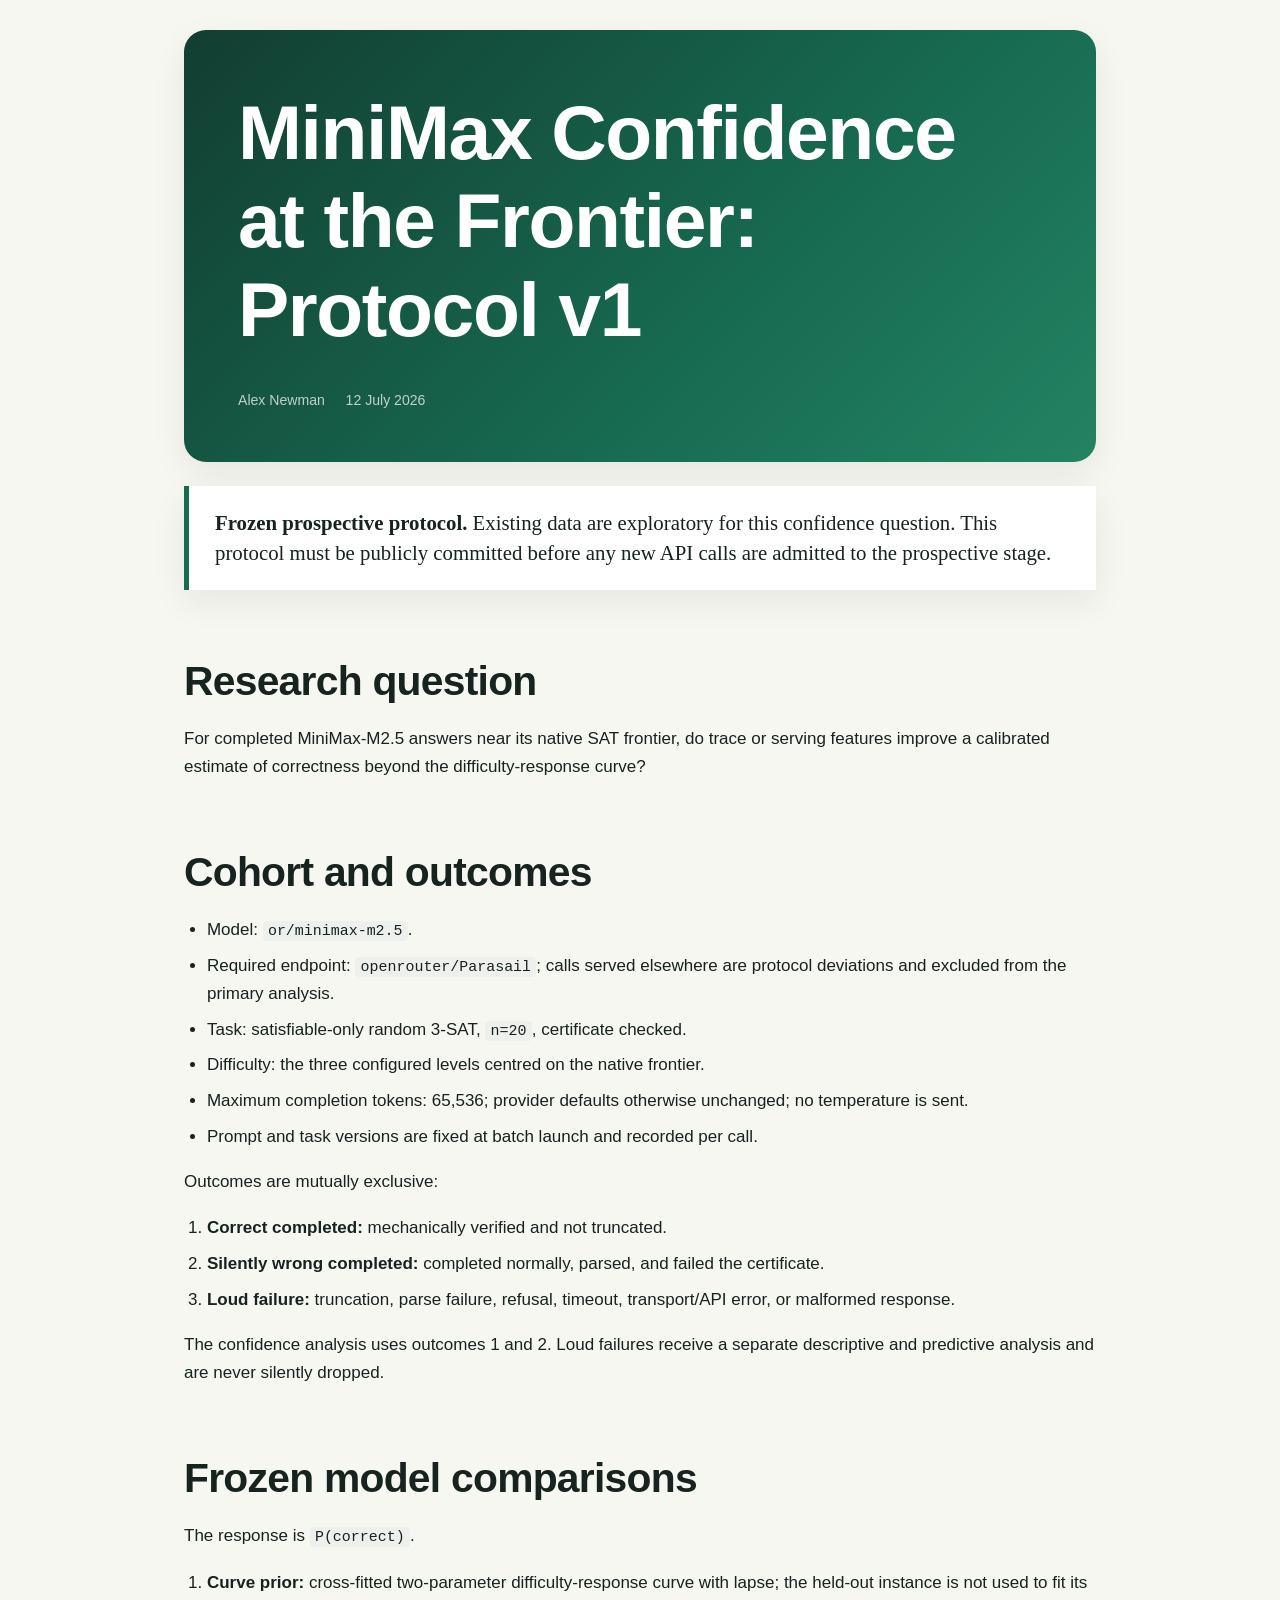
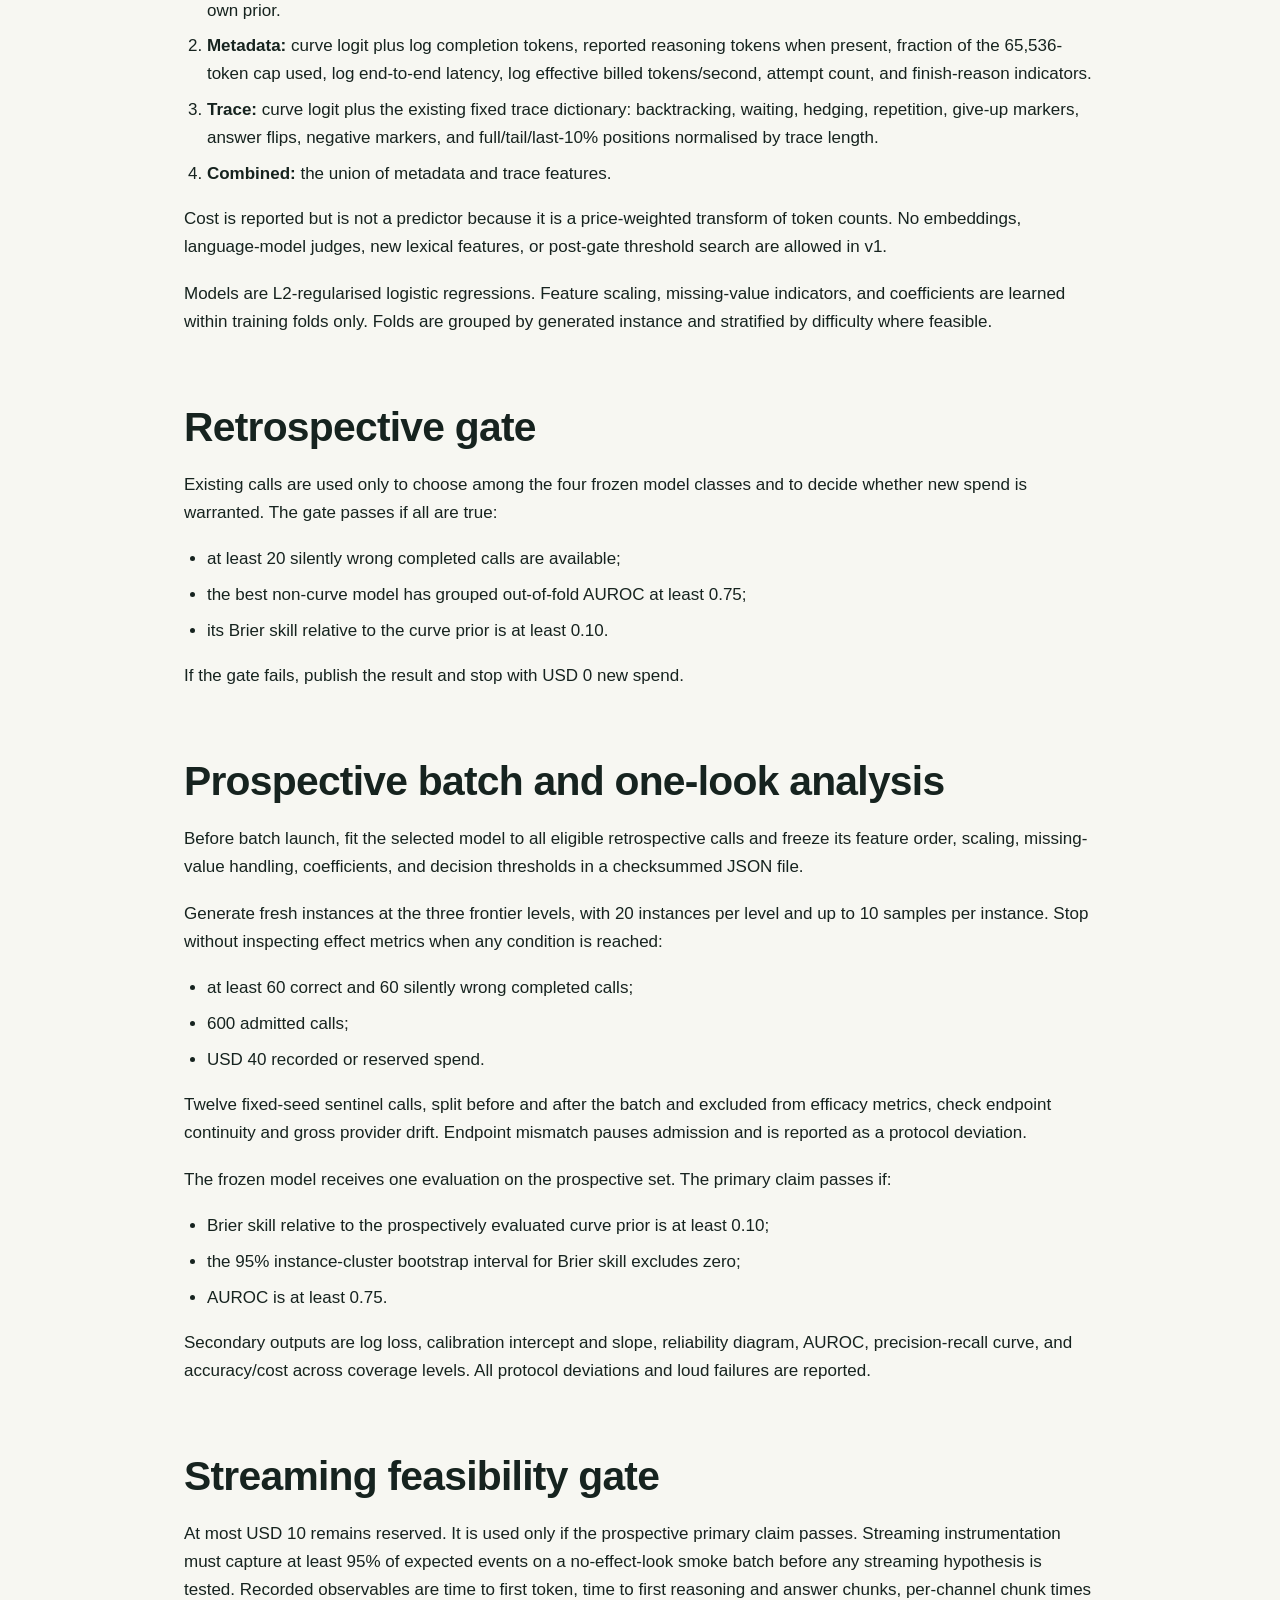
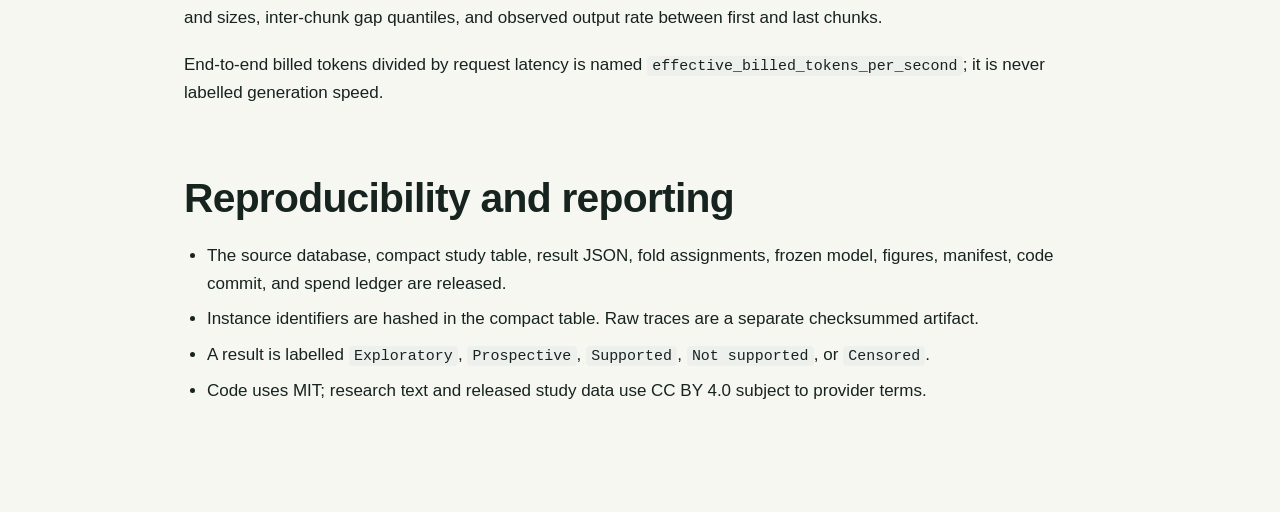
<file: docs/minimax-confidence-protocol.html>
<!DOCTYPE html>
<html xmlns="http://www.w3.org/1999/xhtml" lang="en-GB" xml:lang="en-GB">
<head>
  <meta charset="utf-8" />
  <meta name="generator" content="pandoc" />
  <meta name="viewport" content="width=device-width, initial-scale=1.0, user-scalable=yes" />
  <meta name="author" content="Alex Newman" />
  <meta name="dcterms.date" content="2026-07-12" />
  <title>Difficulty-Response
Curves – MiniMax Confidence at the Frontier: Protocol v1</title>
  <style>

span.smallcaps{font-variant: small-caps;}
div.columns{display: flex; gap: min(4vw, 1.5em);}
div.column{flex: auto; overflow-x: auto;}
div.hanging-indent{margin-left: 1.5em; text-indent: -1.5em;}

ul.task-list[class]{list-style: none;}
ul.task-list li input[type="checkbox"] {
font-size: inherit;
width: 0.8em;
margin: 0 0.8em 0.2em -1.6em;
vertical-align: middle;
}
.display.math{display: block; text-align: center; margin: 0.5rem auto;}
</style>
  <style type="text/css">:root {
--ink: #16231f;
--muted: #52615b;
--paper: #f7f7f2;
--card: #ffffff;
--rule: #d9ddd7;
--green: #176b51;
--green-soft: #e7f2ed;
--blue: #2b6cb0;
--blue-soft: #eaf1f8;
--amber: #9a6500;
--amber-soft: #fbf3df;
--red: #9b2c2c;
--red-soft: #f8eaea;
--grey-soft: #eef0ed;
--shadow: 0 12px 34px rgba(22, 35, 31, .07);
}
* { box-sizing: border-box; }
html { background: var(--paper); color: var(--ink); scroll-behavior: smooth; }
body {
max-width: 980px;
margin: 0 auto;
padding: 30px 34px 90px;
font: 17px/1.65 -apple-system, BlinkMacSystemFont, "Segoe UI", sans-serif;
}
header#title-block-header {
margin: 0 0 22px;
padding: 58px 54px 48px;
color: white;
background: linear-gradient(135deg, #123e31, #176b51 62%, #248363);
border-radius: 22px;
box-shadow: var(--shadow);
}
h1, h2, h3 { color: var(--ink); line-height: 1.15; letter-spacing: -.018em; }
header h1 { max-width: 760px; margin: 0 0 12px; color: white; font-size: clamp(2.6rem, 7vw, 4.8rem); }
header .subtitle { max-width: 650px; margin: 0; color: rgba(255,255,255,.86); font-size: 1.32rem; }
header .author, header .date { display: inline-block; margin: 24px 16px 0 0; color: rgba(255,255,255,.72); font-size: .88rem; }
h2 { margin: 68px 0 20px; font-size: clamp(1.75rem, 4vw, 2.55rem); }
h3 { margin: 0 0 10px; font-size: 1.08rem; }
p { margin: 0 0 1.1em; }
strong { color: var(--ink); }
a { color: var(--green); font-weight: 650; text-underline-offset: 3px; }
a:hover { text-decoration-thickness: 2px; }
.page-nav {
display: flex;
flex-wrap: wrap;
gap: 8px;
margin: 18px 0 28px;
}
.page-nav a {
padding: 8px 13px;
border: 1px solid var(--rule);
border-radius: 999px;
background: var(--card);
color: var(--ink);
font-size: .85rem;
text-decoration: none;
}
.page-nav a:hover { border-color: var(--green); color: var(--green); }
.notice {
margin: 24px 0;
padding: 15px 20px;
border-left: 4px solid var(--amber);
border-radius: 0 10px 10px 0;
background: var(--amber-soft);
color: #5c4b27;
}
.notice p { margin: 0; }
.notice p + p { margin-top: 4px; }
.answer {
margin: 28px 0 54px;
padding: 34px 38px 30px;
border: 1px solid #bad6ca;
border-radius: 18px;
background: var(--green-soft);
}
.answer h2 { margin: 0 0 14px; font-size: 1.85rem; }
.answer p { font-size: 1.13rem; }
.answer p:last-child { margin-bottom: 0; color: #344b42; }
blockquote {
margin: 24px 0;
padding: 22px 26px;
border-left: 5px solid var(--green);
background: var(--card);
box-shadow: var(--shadow);
font: 1.3rem/1.45 Georgia, serif;
}
blockquote p { margin: 0; }
.summary-grid, .number-grid {
display: grid;
grid-template-columns: repeat(2, minmax(0, 1fr));
gap: 16px;
margin: 28px 0;
}
.summary-card, .number-card, .claim {
border: 1px solid var(--rule);
border-radius: 14px;
background: var(--card);
box-shadow: 0 5px 18px rgba(22, 35, 31, .04);
}
.summary-card { padding: 23px 24px 18px; border-top-width: 5px; }
.summary-card p:last-child, .claim p:last-child { margin-bottom: 0; }
.supported { border-top-color: var(--green); }
.exploratory { border-top-color: var(--blue); }
.not-supported { border-top-color: var(--red); }
.censored { border-top-color: #68736e; }
.number-grid { grid-template-columns: repeat(3, minmax(0, 1fr)); }
.number-grid.negative-result { grid-template-columns: repeat(4, minmax(0, 1fr)); }
.number-card { padding: 24px 16px 18px; text-align: center; }
.number-card strong { display: block; margin-bottom: 5px; color: var(--green); font-size: clamp(1.8rem, 4vw, 2.75rem); line-height: 1; }
.negative-result .number-card strong { color: var(--red); }
.number-card p { margin: 0; color: var(--muted); font-size: .88rem; }
.interpretation {
margin: 28px 0;
padding: 24px 26px 18px;
border-radius: 14px;
background: var(--blue-soft);
}
.claim-list { display: grid; gap: 12px; margin: 26px 0; }
.claim { padding: 20px 23px 15px; border-left-width: 6px; }
.claim.supported { border-left-color: var(--green); background: var(--green-soft); }
.claim.exploratory { border-left-color: var(--blue); background: var(--blue-soft); }
.claim.not-supported { border-left-color: var(--red); background: var(--red-soft); }
.claim.censored { border-left-color: #68736e; background: var(--grey-soft); }
ol, ul { padding-left: 1.35em; }
li { margin: .45em 0; }
code { padding: .13em .35em; border-radius: 4px; background: var(--grey-soft); font-size: .88em; }
figure { margin: 34px auto; }
figure img, body > p > img {
display: block;
max-width: 100%;
height: auto;
margin: 30px auto 10px;
padding: 14px;
border: 1px solid var(--rule);
border-radius: 14px;
background: white;
}
figcaption { max-width: 720px; margin: 8px auto 0; color: var(--muted); font-size: .85rem; text-align: center; }
body > hr { margin: 60px 0; border: 0; border-top: 1px solid var(--rule); }
@media (max-width: 720px) {
body { padding: 14px 17px 64px; font-size: 16px; }
header#title-block-header { padding: 36px 26px 32px; border-radius: 16px; }
header h1 { font-size: 2.65rem; }
header .subtitle { font-size: 1.08rem; }
h2 { margin-top: 50px; }
.answer { padding: 26px 23px 22px; }
.summary-grid, .number-grid, .number-grid.negative-result { grid-template-columns: 1fr; }
.number-card { padding: 19px 16px 15px; }
blockquote { padding: 19px 21px; font-size: 1.12rem; }
}
@media (prefers-reduced-motion: reduce) {
html { scroll-behavior: auto; }
}
</style>
</head>
<body>
<header id="title-block-header">
<h1 class="title">MiniMax Confidence at the Frontier: Protocol v1</h1>
<p class="author">Alex Newman</p>
<p class="date">12 July 2026</p>
</header>
<blockquote>
<p><strong>Frozen prospective protocol.</strong> Existing data are
exploratory for this confidence question. This protocol must be publicly
committed before any new API calls are admitted to the prospective
stage.</p>
</blockquote>
<h2 id="research-question">Research question</h2>
<p>For completed MiniMax-M2.5 answers near its native SAT frontier, do
trace or serving features improve a calibrated estimate of correctness
beyond the difficulty-response curve?</p>
<h2 id="cohort-and-outcomes">Cohort and outcomes</h2>
<ul>
<li>Model: <code>or/minimax-m2.5</code>.</li>
<li>Required endpoint: <code>openrouter/Parasail</code>; calls served
elsewhere are protocol deviations and excluded from the primary
analysis.</li>
<li>Task: satisfiable-only random 3-SAT, <code>n=20</code>, certificate
checked.</li>
<li>Difficulty: the three configured levels centred on the native
frontier.</li>
<li>Maximum completion tokens: 65,536; provider defaults otherwise
unchanged; no temperature is sent.</li>
<li>Prompt and task versions are fixed at batch launch and recorded per
call.</li>
</ul>
<p>Outcomes are mutually exclusive:</p>
<ol type="1">
<li><strong>Correct completed:</strong> mechanically verified and not
truncated.</li>
<li><strong>Silently wrong completed:</strong> completed normally,
parsed, and failed the certificate.</li>
<li><strong>Loud failure:</strong> truncation, parse failure, refusal,
timeout, transport/API error, or malformed response.</li>
</ol>
<p>The confidence analysis uses outcomes 1 and 2. Loud failures receive
a separate descriptive and predictive analysis and are never silently
dropped.</p>
<h2 id="frozen-model-comparisons">Frozen model comparisons</h2>
<p>The response is <code>P(correct)</code>.</p>
<ol type="1">
<li><strong>Curve prior:</strong> cross-fitted two-parameter
difficulty-response curve with lapse; the held-out instance is not used
to fit its own prior.</li>
<li><strong>Metadata:</strong> curve logit plus log completion tokens,
reported reasoning tokens when present, fraction of the 65,536-token cap
used, log end-to-end latency, log effective billed tokens/second,
attempt count, and finish-reason indicators.</li>
<li><strong>Trace:</strong> curve logit plus the existing fixed trace
dictionary: backtracking, waiting, hedging, repetition, give-up markers,
answer flips, negative markers, and full/tail/last-10% positions
normalised by trace length.</li>
<li><strong>Combined:</strong> the union of metadata and trace
features.</li>
</ol>
<p>Cost is reported but is not a predictor because it is a
price-weighted transform of token counts. No embeddings, language-model
judges, new lexical features, or post-gate threshold search are allowed
in v1.</p>
<p>Models are L2-regularised logistic regressions. Feature scaling,
missing-value indicators, and coefficients are learned within training
folds only. Folds are grouped by generated instance and stratified by
difficulty where feasible.</p>
<h2 id="retrospective-gate">Retrospective gate</h2>
<p>Existing calls are used only to choose among the four frozen model
classes and to decide whether new spend is warranted. The gate passes if
all are true:</p>
<ul>
<li>at least 20 silently wrong completed calls are available;</li>
<li>the best non-curve model has grouped out-of-fold AUROC at least
0.75;</li>
<li>its Brier skill relative to the curve prior is at least 0.10.</li>
</ul>
<p>If the gate fails, publish the result and stop with USD 0 new
spend.</p>
<h2 id="prospective-batch-and-one-look-analysis">Prospective batch and
one-look analysis</h2>
<p>Before batch launch, fit the selected model to all eligible
retrospective calls and freeze its feature order, scaling, missing-value
handling, coefficients, and decision thresholds in a checksummed JSON
file.</p>
<p>Generate fresh instances at the three frontier levels, with 20
instances per level and up to 10 samples per instance. Stop without
inspecting effect metrics when any condition is reached:</p>
<ul>
<li>at least 60 correct and 60 silently wrong completed calls;</li>
<li>600 admitted calls;</li>
<li>USD 40 recorded or reserved spend.</li>
</ul>
<p>Twelve fixed-seed sentinel calls, split before and after the batch
and excluded from efficacy metrics, check endpoint continuity and gross
provider drift. Endpoint mismatch pauses admission and is reported as a
protocol deviation.</p>
<p>The frozen model receives one evaluation on the prospective set. The
primary claim passes if:</p>
<ul>
<li>Brier skill relative to the prospectively evaluated curve prior is
at least 0.10;</li>
<li>the 95% instance-cluster bootstrap interval for Brier skill excludes
zero;</li>
<li>AUROC is at least 0.75.</li>
</ul>
<p>Secondary outputs are log loss, calibration intercept and slope,
reliability diagram, AUROC, precision-recall curve, and accuracy/cost
across coverage levels. All protocol deviations and loud failures are
reported.</p>
<h2 id="streaming-feasibility-gate">Streaming feasibility gate</h2>
<p>At most USD 10 remains reserved. It is used only if the prospective
primary claim passes. Streaming instrumentation must capture at least
95% of expected events on a no-effect-look smoke batch before any
streaming hypothesis is tested. Recorded observables are time to first
token, time to first reasoning and answer chunks, per-channel chunk
times and sizes, inter-chunk gap quantiles, and observed output rate
between first and last chunks.</p>
<p>End-to-end billed tokens divided by request latency is named
<code>effective_billed_tokens_per_second</code>; it is never labelled
generation speed.</p>
<h2 id="reproducibility-and-reporting">Reproducibility and
reporting</h2>
<ul>
<li>The source database, compact study table, result JSON, fold
assignments, frozen model, figures, manifest, code commit, and spend
ledger are released.</li>
<li>Instance identifiers are hashed in the compact table. Raw traces are
a separate checksummed artifact.</li>
<li>A result is labelled <code>Exploratory</code>,
<code>Prospective</code>, <code>Supported</code>,
<code>Not supported</code>, or <code>Censored</code>.</li>
<li>Code uses MIT; research text and released study data use CC BY 4.0
subject to provider terms.</li>
</ul>
</body>
</html>
</file>
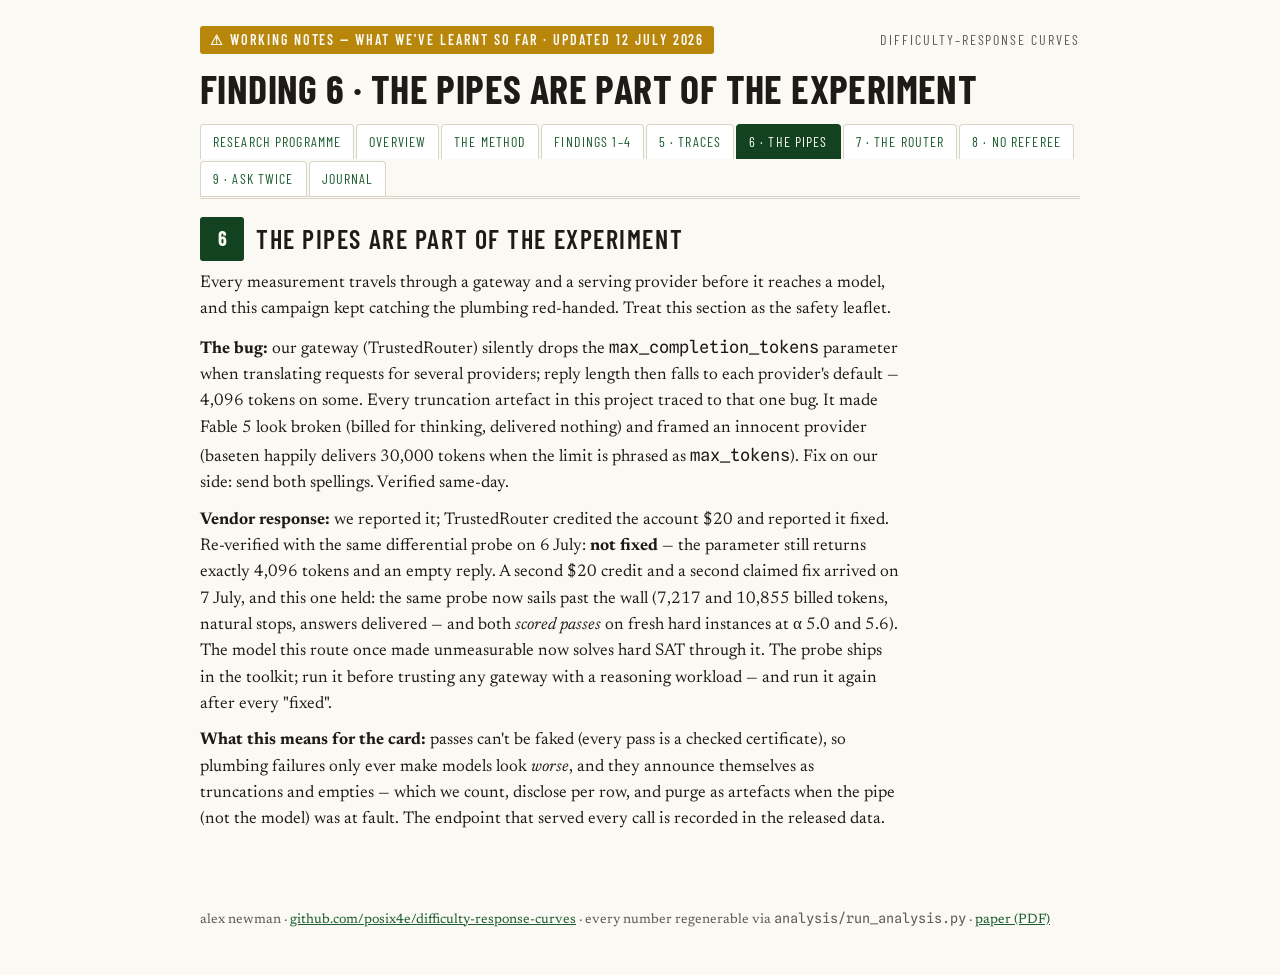
<file: docs/pipes.html>
<!DOCTYPE html>
<html lang="en-GB">
<head>
<meta charset="utf-8">
<meta name="viewport" content="width=device-width, initial-scale=1">
<title>Finding 6: The Pipes — Difficulty–Response Curves</title>
<meta name="description" content="Gateway bugs, provider drift, a vendor fix that wasn't — and why the card survives its own plumbing.">
<link rel="preconnect" href="https://fonts.googleapis.com">
<link href="https://fonts.googleapis.com/css2?family=Barlow+Condensed:wght@500;600;700&family=Newsreader:ital,opsz,wght@0,6..72,400;0,6..72,500;1,6..72,400&family=Spline+Sans+Mono:wght@400;500&display=swap" rel="stylesheet">
<style>
:root {
  --paper:#faf9f4; --card:#ffffff; --ink:#1c1b17; --ink-2:#5d5b51; --rule:#d8d5c8;
  --green:#12421f; --green-2:#1d5c30; --accent:#b8860b;
}
@media (prefers-color-scheme: dark) {
  :root { --paper:#151713; --card:#1d201b; --ink:#f0eee6; --ink-2:#a5a294; --rule:#3a3d35;
           --green:#8fc9a0; --green-2:#6fae82; --accent:#d9a441; }
  img.fig { background:#fcfcfb; border-radius:6px; padding:10px; }
}
* { box-sizing:border-box; margin:0; }
html { scroll-behavior:smooth; }
@media (prefers-reduced-motion: reduce) { html { scroll-behavior:auto; } }
body {
  background:var(--paper); color:var(--ink);
  font-family:"Newsreader", Georgia, serif; font-size:17px; line-height:1.55;
}
.wrap { max-width:920px; margin:0 auto; padding:0 20px; }
.disp { font-family:"Barlow Condensed", "Arial Narrow", sans-serif; }
.mono { font-family:"Spline Sans Mono", ui-monospace, monospace; }

/* masthead */
header { border-bottom:3px double var(--rule); padding:26px 0 18px; }
.wip { background:var(--accent); color:var(--paper); padding:3px 10px; border-radius:3px; font-weight:600; }
.race-meta { display:flex; justify-content:space-between; align-items:baseline; flex-wrap:wrap; gap:6px;
  font-family:"Barlow Condensed",sans-serif; font-size:14px; letter-spacing:.14em; text-transform:uppercase; color:var(--ink-2); }
h1 { font-family:"Barlow Condensed",sans-serif; font-weight:700; font-size:clamp(34px,6vw,58px);
  line-height:1.02; text-transform:uppercase; letter-spacing:.01em; margin:14px 0 8px; color:var(--ink); }
h1 .thin { font-weight:500; color:var(--green); }
.standfirst { font-size:19px; max-width:64ch; color:var(--ink); font-style:italic; }
.links { margin-top:14px; display:flex; gap:10px; flex-wrap:wrap; }
.links a { font-family:"Barlow Condensed",sans-serif; text-transform:uppercase; letter-spacing:.1em; font-size:14px;
  color:var(--paper); background:var(--green); text-decoration:none; padding:7px 14px; border-radius:3px; }
.links a.ghost { background:transparent; color:var(--green); border:1px solid var(--green); }
.links a:focus-visible { outline:3px solid var(--accent); outline-offset:2px; }
.explainer { margin-top:18px; padding:14px 16px; background:var(--card); border:1px solid var(--rule);
  border-left:4px solid var(--green); border-radius:4px; font-size:15.5px; max-width:76ch; }
.explainer p { margin:0; }
/* multi-page chrome */
.pagenav { margin-top:16px; display:flex; flex-wrap:wrap; gap:2px;
  font-family:"Barlow Condensed",sans-serif; font-size:14px; letter-spacing:.08em; text-transform:uppercase; }
.pagenav a { color:var(--green-2); text-decoration:none; padding:6px 12px; border:1px solid var(--rule);
  border-bottom:none; border-radius:4px 4px 0 0; background:var(--card); }
.pagenav a.active { background:var(--green); color:var(--paper); border-color:var(--green); }
.pagenav a:hover { color:var(--accent); }
header.compact { padding-bottom:0; border-bottom:none; }
header.compact h1 { margin-bottom:2px; }
header.compact + section { border-top:3px double var(--rule); padding-top:18px; margin-top:0; }
.teasers { display:grid; grid-template-columns:repeat(auto-fit, minmax(260px, 1fr)); gap:12px; margin-top:14px; }
.teaser { display:block; background:var(--card); border:1px solid var(--rule); border-left:4px solid var(--green);
  border-radius:4px; padding:14px 16px; text-decoration:none; color:var(--ink); }
.teaser:hover { border-left-color:var(--accent); }
.teaser strong { font-family:"Barlow Condensed",sans-serif; text-transform:uppercase; letter-spacing:.08em;
  color:var(--green); display:block; margin-bottom:4px; }
.teaser span { font-size:14px; color:var(--ink-2); }
.journal { margin-top:14px; }
.jentry { display:flex; gap:18px; padding:14px 0; border-bottom:1px dotted var(--rule); }
.jdate { flex:0 0 130px; font-family:"Barlow Condensed",sans-serif; text-transform:uppercase;
  letter-spacing:.06em; font-size:14px; color:var(--accent); padding-top:2px; }
.jbody p { max-width:66ch; }
.toc { margin-top:16px; display:flex; flex-wrap:wrap; gap:4px 14px;
  font-family:"Barlow Condensed",sans-serif; font-size:13.5px; letter-spacing:.08em; text-transform:uppercase; }
.toc a { color:var(--green-2); text-decoration:none; border-bottom:1px dotted var(--rule); }
.toc a:hover { color:var(--accent); }

/* race card */
.card { background:var(--card); border:1px solid var(--rule); border-radius:6px; margin:30px 0 8px;
  overflow-x:auto; box-shadow:0 1px 0 var(--rule); }
.card table { border-collapse:collapse; width:100%; min-width:680px; }
.card caption { text-align:left; padding:14px 16px 4px;
  font-family:"Barlow Condensed",sans-serif; font-size:18px; font-weight:600; letter-spacing:.12em; text-transform:uppercase; color:var(--green); }
.card th { font-family:"Barlow Condensed",sans-serif; font-size:13px; letter-spacing:.1em; text-transform:uppercase;
  color:var(--ink-2); text-align:left; padding:10px 12px 6px; border-bottom:2px solid var(--ink); font-weight:600; }
.card td { padding:10px 12px; border-bottom:1px solid var(--rule); vertical-align:top; }
.card tr:last-child td { border-bottom:none; }
.pos { font-family:"Barlow Condensed",sans-serif; font-size:22px; font-weight:700; color:var(--ink-2); width:2ch; }
.swatch { display:inline-block; width:16px; height:16px; border-radius:3px; margin-top:4px; }
.runner strong { display:block; font-size:16px; }
.runner .mono { font-size:11.5px; color:var(--ink-2); }
td.num { font-family:"Spline Sans Mono",monospace; font-size:14.5px; white-space:nowrap; }
td.num .ci { display:block; font-size:11px; color:var(--ink-2); }
.card-note { font-size:13.5px; color:var(--ink-2); margin:6px 2px 0; }
.leadout { font-style:italic; color:var(--ink-2); border-top:1px dotted var(--rule); padding-top:10px;
  margin-top:18px; max-width:64ch; }
.explainer.thesis { border-left-color:var(--accent); font-size:17px; }
.card.late { margin-top:22px; border-left:4px solid var(--accent); }
.card.late td { font-size:14.5px; }
.datafiles { margin:8px 0 8px 22px; line-height:1.9; }
.cartoon { margin:22px 0; }
.cartoon svg { width:100%; max-width:640px; height:auto; display:block; background:var(--card);
  border:1px solid var(--rule); border-radius:6px; padding:8px; }
.cartoon figcaption { font-size:13px; color:var(--ink-2); margin-top:6px; max-width:70ch; }
.tracequote { border-left:3px solid var(--green); margin:12px 0; padding:10px 16px; background:var(--card);
  font-family:"Spline Sans Mono",monospace; font-size:13px; color:var(--ink); max-width:72ch; }
.datafiles .mono, .datafiles a { font-size:15px; }

/* signals */
.signal { margin:54px 0; }
.flag { display:flex; align-items:center; gap:12px; margin-bottom:10px; }
.flag .t { font-family:"Barlow Condensed",sans-serif; font-weight:700; font-size:20px; color:var(--paper);
  background:var(--green); width:44px; height:44px; display:grid; place-items:center; border-radius:3px; flex:none; }
.flag h2 { font-family:"Barlow Condensed",sans-serif; font-size:26px; font-weight:600; text-transform:uppercase; letter-spacing:.06em; }
.flag .dies { margin-left:auto; font-size:12.5px; color:var(--ink-2); font-style:italic; max-width:34ch; text-align:right; }
.signal p { max-width:70ch; margin:10px 0; }
img.fig { width:100%; height:auto; margin:14px 0 4px; }
.headline { font-family:"Barlow Condensed",sans-serif; font-size:20px; font-weight:600; color:var(--green); }
.plain { font-size:17px; }
th .sub { font-weight:400; font-size:10.5px; letter-spacing:.04em; text-transform:none; color:var(--ink-2); }

/* tools */
pre { background:var(--card); border:1px solid var(--rule); border-radius:6px; padding:16px;
  overflow-x:auto; font-family:"Spline Sans Mono",monospace; font-size:13.5px; line-height:1.6; color:var(--ink); }
.notclaim { border-top:3px double var(--rule); margin-top:60px; padding:26px 0 10px; font-style:italic; color:var(--ink-2); max-width:70ch; }
footer { padding:20px 0 44px; font-size:13.5px; color:var(--ink-2); }
footer a { color:var(--green-2); }
a { color:var(--green-2); }
</style>
</head>
<body>
<div class="wrap">
<header class="compact">
  <div class="race-meta">
    <span class="wip">&#9888; working notes &mdash; what we've learnt so far · updated 12 July 2026</span>
    <span><a href="index.html" style="color:inherit;text-decoration:none">difficulty&ndash;response curves</a></span>
  </div>
  <h1 style="font-size:clamp(26px,4vw,40px)">Finding 6 · The pipes are part of the experiment</h1>
  <nav class="pagenav" aria-label="Pages"><a href="research.html">Research Programme</a><a href="index.html">Overview</a><a href="method.html">The Method</a><a href="findings.html">Findings 1–4</a><a href="traces.html">5 · Traces</a><a href="pipes.html" class="active">6 · The Pipes</a><a href="router.html">7 · The Router</a><a href="routing2.html">8 · No Referee</a><a href="consistency.html">9 · Ask Twice</a><a href="journal.html">Journal</a></nav>
</header>
<section class="signal" id="f6">
  <div class="flag"><span class="t">6</span><h2>The pipes are part of the experiment</h2></div>
  <p class="plain">Every measurement travels through a gateway and a serving provider before it reaches a
  model, and this campaign kept catching the plumbing red-handed. Treat this section as the safety leaflet.</p>
  <p><strong>The bug:</strong> our gateway (TrustedRouter) silently drops the
  <span class="mono">max_completion_tokens</span> parameter when translating requests for several providers;
  reply length then falls to each provider's default &mdash; 4,096 tokens on some. Every truncation artefact in
  this project traced to that one bug. It made Fable 5 look broken (billed for thinking, delivered nothing)
  and framed an innocent provider (baseten happily delivers 30,000 tokens when the limit is phrased as
  <span class="mono">max_tokens</span>). Fix on our side: send both spellings. Verified same-day.</p>
  <p><strong>Vendor response:</strong> we reported it; TrustedRouter credited the account $20 and reported it
  fixed. Re-verified with the same differential probe on 6 July: <strong>not fixed</strong> &mdash; the
  parameter still returns exactly 4,096 tokens and an empty reply. A second $20 credit and a second claimed
  fix arrived on 7 July, and this one held: the same probe now sails past the wall (7,217 and 10,855 billed
  tokens, natural stops, answers delivered &mdash; and both <em>scored passes</em> on fresh hard instances at
  &alpha; 5.0 and 5.6). The model this route once made unmeasurable now solves hard SAT through it. The probe
  ships in the toolkit; run it before trusting any gateway with a reasoning workload &mdash; and run it again
  after every "fixed".</p>
  <p><strong>What this means for the card:</strong> passes can't be faked (every pass is a checked
  certificate), so plumbing failures only ever make models look <em>worse</em>, and they announce themselves
  as truncations and empties &mdash; which we count, disclose per row, and purge as artefacts when the pipe
  (not the model) was at fault. The endpoint that served every call is recorded in the released data.</p>
</section>

<footer>
  <p>alex newman · <a href="https://github.com/posix4e/difficulty-response-curves">github.com/posix4e/difficulty-response-curves</a>
  · every number regenerable via <span class="mono">analysis/run_analysis.py</span> · <a href="paper.pdf">paper (PDF)</a></p>
</footer>
</div>
</body>
</html>
</file>
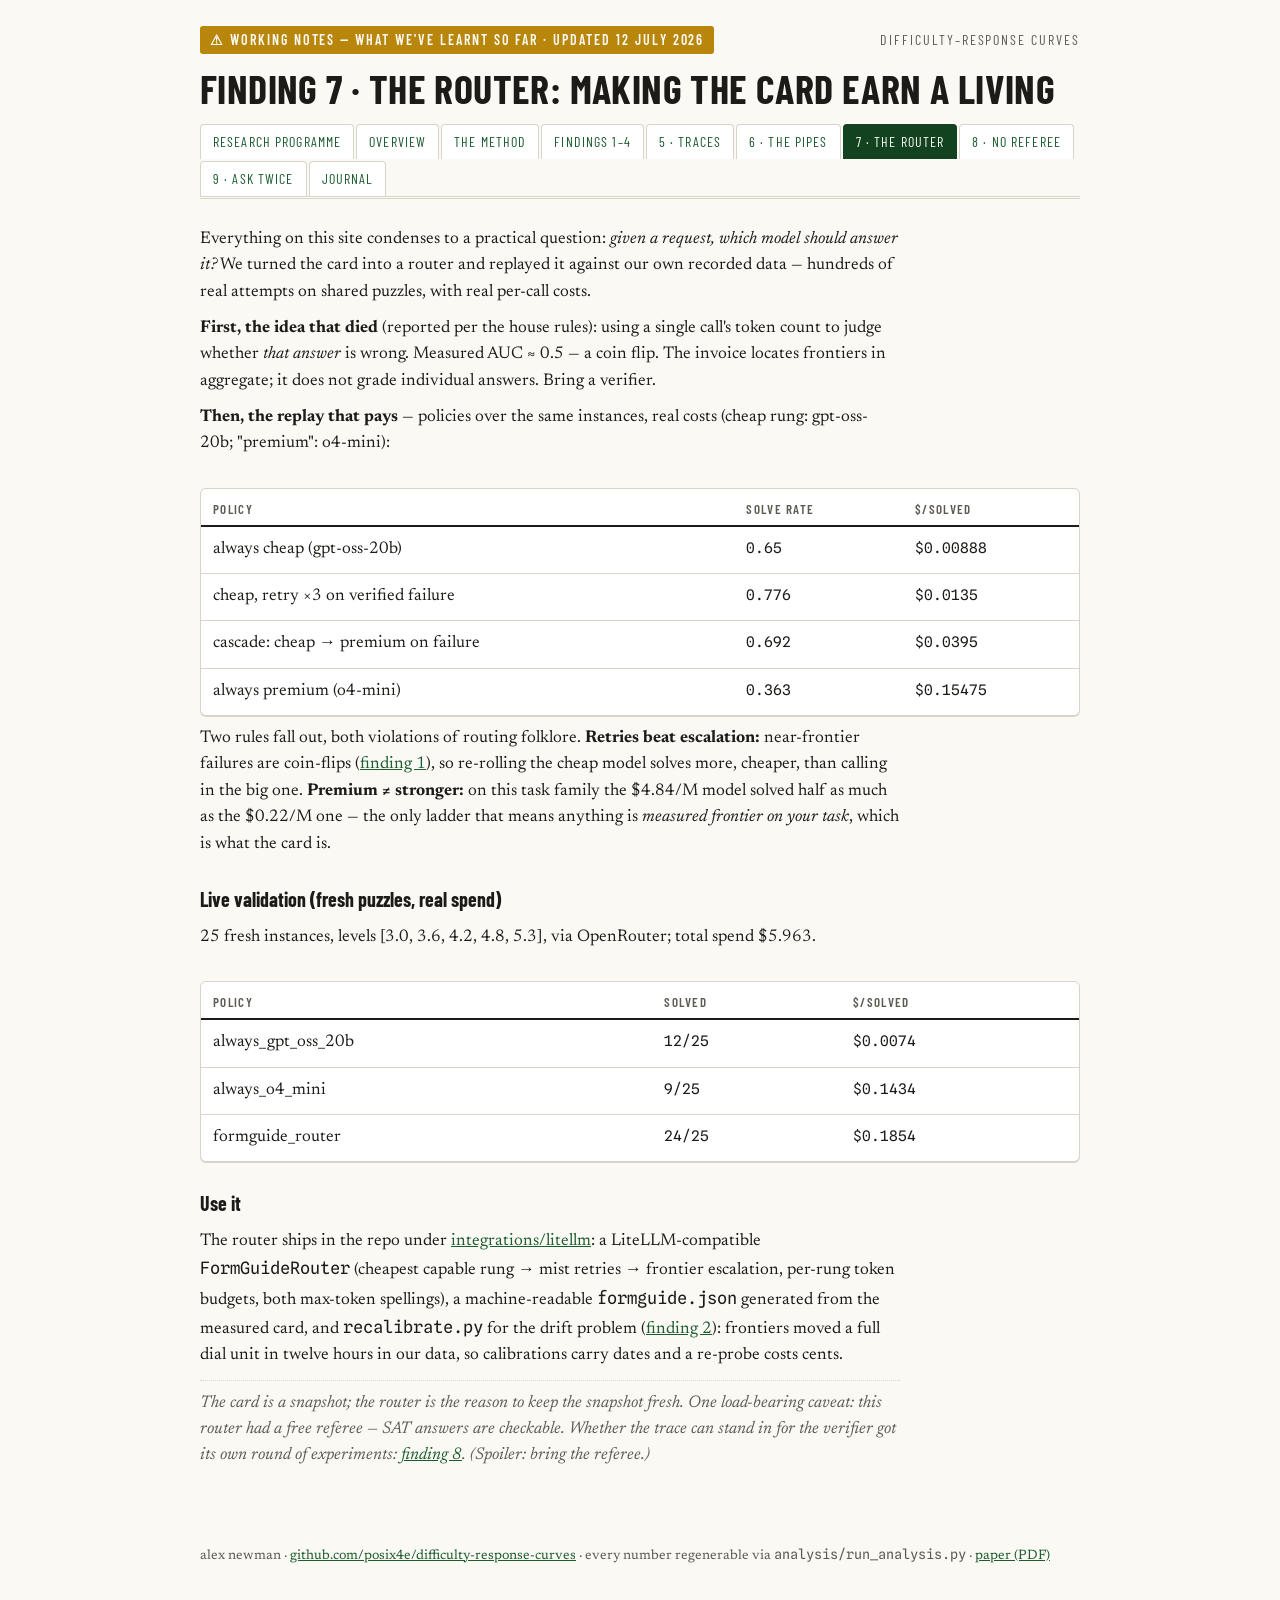
<file: docs/router.html>
<!DOCTYPE html>
<html lang="en-GB">
<head>
<meta charset="utf-8">
<meta name="viewport" content="width=device-width, initial-scale=1">
<title>Finding 7: The Router — Difficulty–Response Curves</title>
<meta name="description" content="A LiteLLM router driven by measured frontiers: retries beat escalation; premium is not stronger.">
<link rel="preconnect" href="https://fonts.googleapis.com">
<link href="https://fonts.googleapis.com/css2?family=Barlow+Condensed:wght@500;600;700&family=Newsreader:ital,opsz,wght@0,6..72,400;0,6..72,500;1,6..72,400&family=Spline+Sans+Mono:wght@400;500&display=swap" rel="stylesheet">
<style>
:root {
  --paper:#faf9f4; --card:#ffffff; --ink:#1c1b17; --ink-2:#5d5b51; --rule:#d8d5c8;
  --green:#12421f; --green-2:#1d5c30; --accent:#b8860b;
}
@media (prefers-color-scheme: dark) {
  :root { --paper:#151713; --card:#1d201b; --ink:#f0eee6; --ink-2:#a5a294; --rule:#3a3d35;
           --green:#8fc9a0; --green-2:#6fae82; --accent:#d9a441; }
  img.fig { background:#fcfcfb; border-radius:6px; padding:10px; }
}
* { box-sizing:border-box; margin:0; }
html { scroll-behavior:smooth; }
@media (prefers-reduced-motion: reduce) { html { scroll-behavior:auto; } }
body {
  background:var(--paper); color:var(--ink);
  font-family:"Newsreader", Georgia, serif; font-size:17px; line-height:1.55;
}
.wrap { max-width:920px; margin:0 auto; padding:0 20px; }
.disp { font-family:"Barlow Condensed", "Arial Narrow", sans-serif; }
.mono { font-family:"Spline Sans Mono", ui-monospace, monospace; }

/* masthead */
header { border-bottom:3px double var(--rule); padding:26px 0 18px; }
.wip { background:var(--accent); color:var(--paper); padding:3px 10px; border-radius:3px; font-weight:600; }
.race-meta { display:flex; justify-content:space-between; align-items:baseline; flex-wrap:wrap; gap:6px;
  font-family:"Barlow Condensed",sans-serif; font-size:14px; letter-spacing:.14em; text-transform:uppercase; color:var(--ink-2); }
h1 { font-family:"Barlow Condensed",sans-serif; font-weight:700; font-size:clamp(34px,6vw,58px);
  line-height:1.02; text-transform:uppercase; letter-spacing:.01em; margin:14px 0 8px; color:var(--ink); }
h1 .thin { font-weight:500; color:var(--green); }
.standfirst { font-size:19px; max-width:64ch; color:var(--ink); font-style:italic; }
.links { margin-top:14px; display:flex; gap:10px; flex-wrap:wrap; }
.links a { font-family:"Barlow Condensed",sans-serif; text-transform:uppercase; letter-spacing:.1em; font-size:14px;
  color:var(--paper); background:var(--green); text-decoration:none; padding:7px 14px; border-radius:3px; }
.links a.ghost { background:transparent; color:var(--green); border:1px solid var(--green); }
.links a:focus-visible { outline:3px solid var(--accent); outline-offset:2px; }
.explainer { margin-top:18px; padding:14px 16px; background:var(--card); border:1px solid var(--rule);
  border-left:4px solid var(--green); border-radius:4px; font-size:15.5px; max-width:76ch; }
.explainer p { margin:0; }
/* multi-page chrome */
.pagenav { margin-top:16px; display:flex; flex-wrap:wrap; gap:2px;
  font-family:"Barlow Condensed",sans-serif; font-size:14px; letter-spacing:.08em; text-transform:uppercase; }
.pagenav a { color:var(--green-2); text-decoration:none; padding:6px 12px; border:1px solid var(--rule);
  border-bottom:none; border-radius:4px 4px 0 0; background:var(--card); }
.pagenav a.active { background:var(--green); color:var(--paper); border-color:var(--green); }
.pagenav a:hover { color:var(--accent); }
header.compact { padding-bottom:0; border-bottom:none; }
header.compact h1 { margin-bottom:2px; }
header.compact + section { border-top:3px double var(--rule); padding-top:18px; margin-top:0; }
.teasers { display:grid; grid-template-columns:repeat(auto-fit, minmax(260px, 1fr)); gap:12px; margin-top:14px; }
.teaser { display:block; background:var(--card); border:1px solid var(--rule); border-left:4px solid var(--green);
  border-radius:4px; padding:14px 16px; text-decoration:none; color:var(--ink); }
.teaser:hover { border-left-color:var(--accent); }
.teaser strong { font-family:"Barlow Condensed",sans-serif; text-transform:uppercase; letter-spacing:.08em;
  color:var(--green); display:block; margin-bottom:4px; }
.teaser span { font-size:14px; color:var(--ink-2); }
.journal { margin-top:14px; }
.jentry { display:flex; gap:18px; padding:14px 0; border-bottom:1px dotted var(--rule); }
.jdate { flex:0 0 130px; font-family:"Barlow Condensed",sans-serif; text-transform:uppercase;
  letter-spacing:.06em; font-size:14px; color:var(--accent); padding-top:2px; }
.jbody p { max-width:66ch; }
.toc { margin-top:16px; display:flex; flex-wrap:wrap; gap:4px 14px;
  font-family:"Barlow Condensed",sans-serif; font-size:13.5px; letter-spacing:.08em; text-transform:uppercase; }
.toc a { color:var(--green-2); text-decoration:none; border-bottom:1px dotted var(--rule); }
.toc a:hover { color:var(--accent); }

/* race card */
.card { background:var(--card); border:1px solid var(--rule); border-radius:6px; margin:30px 0 8px;
  overflow-x:auto; box-shadow:0 1px 0 var(--rule); }
.card table { border-collapse:collapse; width:100%; min-width:680px; }
.card caption { text-align:left; padding:14px 16px 4px;
  font-family:"Barlow Condensed",sans-serif; font-size:18px; font-weight:600; letter-spacing:.12em; text-transform:uppercase; color:var(--green); }
.card th { font-family:"Barlow Condensed",sans-serif; font-size:13px; letter-spacing:.1em; text-transform:uppercase;
  color:var(--ink-2); text-align:left; padding:10px 12px 6px; border-bottom:2px solid var(--ink); font-weight:600; }
.card td { padding:10px 12px; border-bottom:1px solid var(--rule); vertical-align:top; }
.card tr:last-child td { border-bottom:none; }
.pos { font-family:"Barlow Condensed",sans-serif; font-size:22px; font-weight:700; color:var(--ink-2); width:2ch; }
.swatch { display:inline-block; width:16px; height:16px; border-radius:3px; margin-top:4px; }
.runner strong { display:block; font-size:16px; }
.runner .mono { font-size:11.5px; color:var(--ink-2); }
td.num { font-family:"Spline Sans Mono",monospace; font-size:14.5px; white-space:nowrap; }
td.num .ci { display:block; font-size:11px; color:var(--ink-2); }
.card-note { font-size:13.5px; color:var(--ink-2); margin:6px 2px 0; }
.leadout { font-style:italic; color:var(--ink-2); border-top:1px dotted var(--rule); padding-top:10px;
  margin-top:18px; max-width:64ch; }
.explainer.thesis { border-left-color:var(--accent); font-size:17px; }
.card.late { margin-top:22px; border-left:4px solid var(--accent); }
.card.late td { font-size:14.5px; }
.datafiles { margin:8px 0 8px 22px; line-height:1.9; }
.cartoon { margin:22px 0; }
.cartoon svg { width:100%; max-width:640px; height:auto; display:block; background:var(--card);
  border:1px solid var(--rule); border-radius:6px; padding:8px; }
.cartoon figcaption { font-size:13px; color:var(--ink-2); margin-top:6px; max-width:70ch; }
.tracequote { border-left:3px solid var(--green); margin:12px 0; padding:10px 16px; background:var(--card);
  font-family:"Spline Sans Mono",monospace; font-size:13px; color:var(--ink); max-width:72ch; }
.datafiles .mono, .datafiles a { font-size:15px; }

/* signals */
.signal { margin:54px 0; }
.flag { display:flex; align-items:center; gap:12px; margin-bottom:10px; }
.flag .t { font-family:"Barlow Condensed",sans-serif; font-weight:700; font-size:20px; color:var(--paper);
  background:var(--green); width:44px; height:44px; display:grid; place-items:center; border-radius:3px; flex:none; }
.flag h2 { font-family:"Barlow Condensed",sans-serif; font-size:26px; font-weight:600; text-transform:uppercase; letter-spacing:.06em; }
.flag .dies { margin-left:auto; font-size:12.5px; color:var(--ink-2); font-style:italic; max-width:34ch; text-align:right; }
.signal p { max-width:70ch; margin:10px 0; }
img.fig { width:100%; height:auto; margin:14px 0 4px; }
.headline { font-family:"Barlow Condensed",sans-serif; font-size:20px; font-weight:600; color:var(--green); }
.plain { font-size:17px; }
th .sub { font-weight:400; font-size:10.5px; letter-spacing:.04em; text-transform:none; color:var(--ink-2); }

/* tools */
pre { background:var(--card); border:1px solid var(--rule); border-radius:6px; padding:16px;
  overflow-x:auto; font-family:"Spline Sans Mono",monospace; font-size:13.5px; line-height:1.6; color:var(--ink); }
.notclaim { border-top:3px double var(--rule); margin-top:60px; padding:26px 0 10px; font-style:italic; color:var(--ink-2); max-width:70ch; }
footer { padding:20px 0 44px; font-size:13.5px; color:var(--ink-2); }
footer a { color:var(--green-2); }
a { color:var(--green-2); }
</style>
</head>
<body>
<div class="wrap">
<header class="compact">
  <div class="race-meta">
    <span class="wip">&#9888; working notes &mdash; what we've learnt so far · updated 12 July 2026</span>
    <span><a href="index.html" style="color:inherit;text-decoration:none">difficulty&ndash;response curves</a></span>
  </div>
  <h1 style="font-size:clamp(26px,4vw,40px)">Finding 7 · The router: making the card earn a living</h1>
  <nav class="pagenav" aria-label="Pages"><a href="research.html">Research Programme</a><a href="index.html">Overview</a><a href="method.html">The Method</a><a href="findings.html">Findings 1–4</a><a href="traces.html">5 · Traces</a><a href="pipes.html">6 · The Pipes</a><a href="router.html" class="active">7 · The Router</a><a href="routing2.html">8 · No Referee</a><a href="consistency.html">9 · Ask Twice</a><a href="journal.html">Journal</a></nav>
</header>
<section class="signal" id="f7">
  <p class="plain">Everything on this site condenses to a practical question: <em>given a request, which
  model should answer it?</em> We turned the card into a router and replayed it against our own recorded
  data &mdash; hundreds of real attempts on shared puzzles, with real per-call costs.</p>

  <p><strong>First, the idea that died</strong> (reported per the house rules): using a single call's token
  count to judge whether <em>that answer</em> is wrong. Measured AUC &asymp; 0.5 &mdash; a coin flip. The invoice
  locates frontiers in aggregate; it does not grade individual answers. Bring a verifier.</p>

  <p><strong>Then, the replay that pays</strong> &mdash; policies over the same instances, real costs
  (cheap rung: gpt-oss-20b; "premium": o4-mini):</p>
  <div class="card"><table>
    <thead><tr><th>policy</th><th>solve rate</th><th>$/solved</th></tr></thead>
    <tbody>
    <tr><td>always cheap (gpt-oss-20b)</td><td class="num">0.65</td><td class="num">$0.00888</td></tr>
    <tr><td>cheap, retry &times;3 on verified failure</td><td class="num">0.776</td><td class="num">$0.0135</td></tr>
    <tr><td>cascade: cheap &rarr; premium on failure</td><td class="num">0.692</td><td class="num">$0.0395</td></tr>
    <tr><td>always premium (o4-mini)</td><td class="num">0.363</td><td class="num">$0.15475</td></tr>
    </tbody>
  </table></div>
  <p>Two rules fall out, both violations of routing folklore. <strong>Retries beat escalation:</strong>
  near-frontier failures are coin-flips (<a href="findings.html#f1">finding 1</a>), so re-rolling the cheap
  model solves more, cheaper, than calling in the big one. <strong>Premium &ne; stronger:</strong> on this
  task family the $4.84/M model solved half as much as the $0.22/M one &mdash; the only ladder that means
  anything is <em>measured frontier on your task</em>, which is what the card is.</p>

  <h3 class="disp" style="margin-top:26px">Live validation (fresh puzzles, real spend)</h3>
  <p>25 fresh instances, levels [3.0, 3.6, 4.2, 4.8, 5.3], via OpenRouter; total spend $5.963.</p>
  <div class="card"><table>
    <thead><tr><th>policy</th><th>solved</th><th>$/solved</th></tr></thead><tbody><tr><td>always_gpt_oss_20b</td><td class="num">12/25</td><td class="num">$0.0074</td></tr><tr><td>always_o4_mini</td><td class="num">9/25</td><td class="num">$0.1434</td></tr><tr><td>formguide_router</td><td class="num">24/25</td><td class="num">$0.1854</td></tr></tbody>
  </table></div>
  <h3 class="disp" style="margin-top:26px">Use it</h3>
  <p>The router ships in the repo under
  <a href="https://github.com/posix4e/difficulty-response-curves/tree/main/integrations/litellm">integrations/litellm</a>:
  a LiteLLM-compatible <span class="mono">FormGuideRouter</span> (cheapest capable rung &rarr; mist retries
  &rarr; frontier escalation, per-rung token budgets, both max-token spellings), a machine-readable
  <span class="mono">formguide.json</span> generated from the measured card, and
  <span class="mono">recalibrate.py</span> for the drift problem (<a href="findings.html#f2">finding 2</a>):
  frontiers moved a full dial unit in twelve hours in our data, so calibrations carry dates and a re-probe
  costs cents.</p>
  <p class="leadout">The card is a snapshot; the router is the reason to keep the snapshot fresh.
  One load-bearing caveat: this router had a free referee &mdash; SAT answers are checkable. Whether the
  trace can stand in for the verifier got its own round of experiments: <a href="routing2.html">finding 8</a>.
  (Spoiler: bring the referee.)</p>
</section>

<footer>
  <p>alex newman · <a href="https://github.com/posix4e/difficulty-response-curves">github.com/posix4e/difficulty-response-curves</a>
  · every number regenerable via <span class="mono">analysis/run_analysis.py</span> · <a href="paper.pdf">paper (PDF)</a></p>
</footer>
</div>
</body>
</html>
</file>
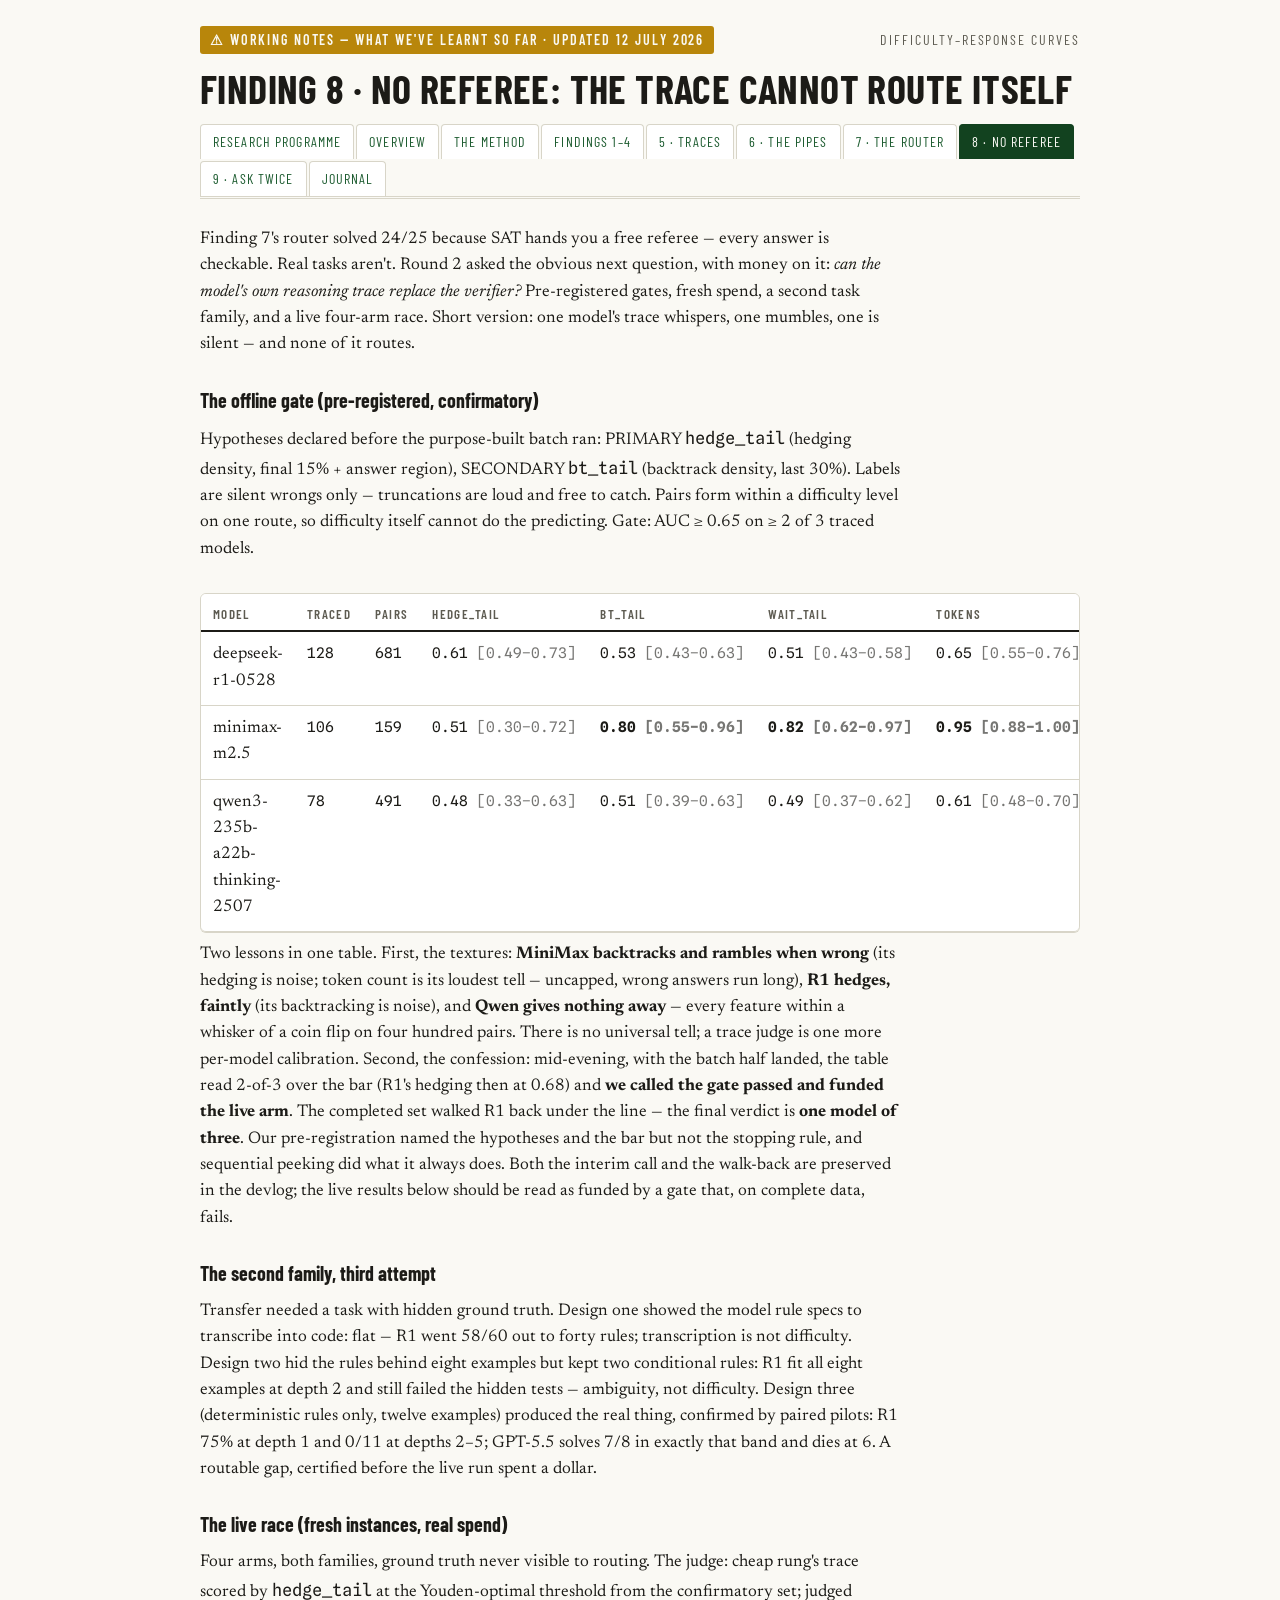
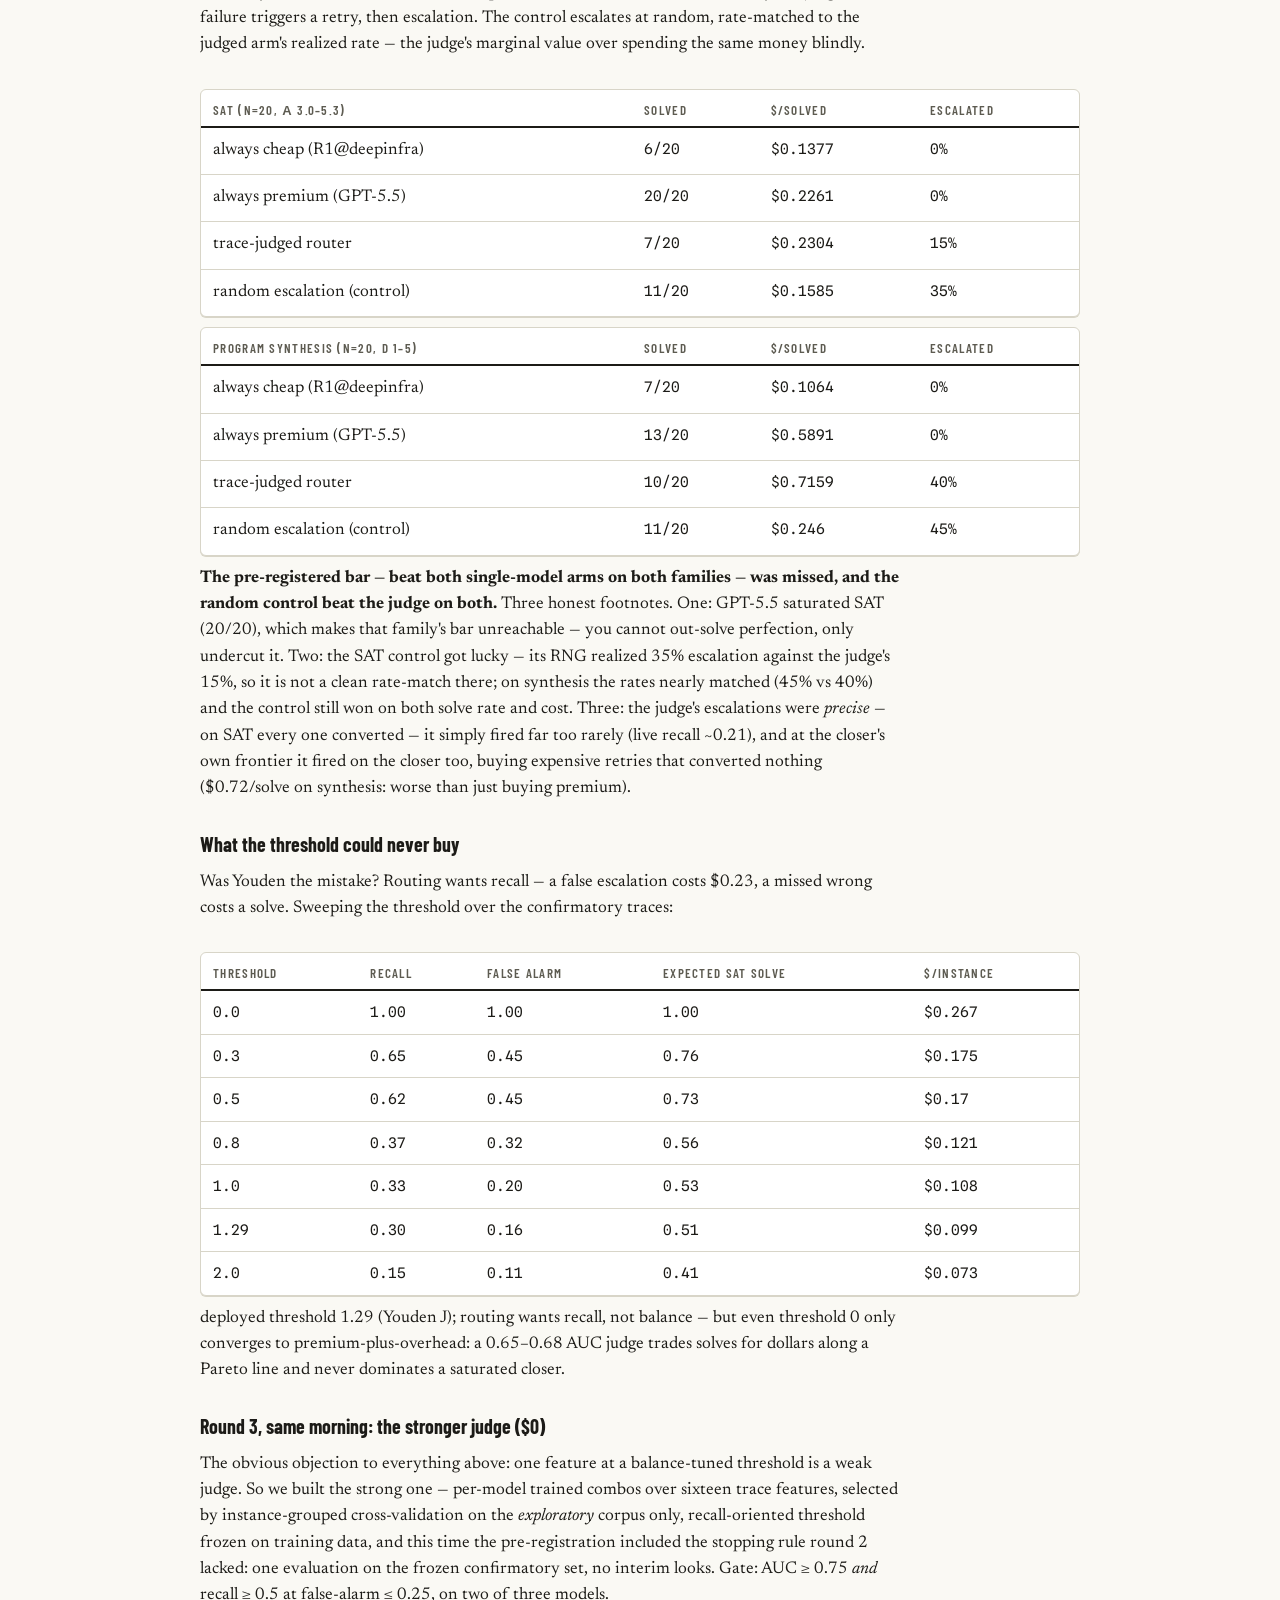
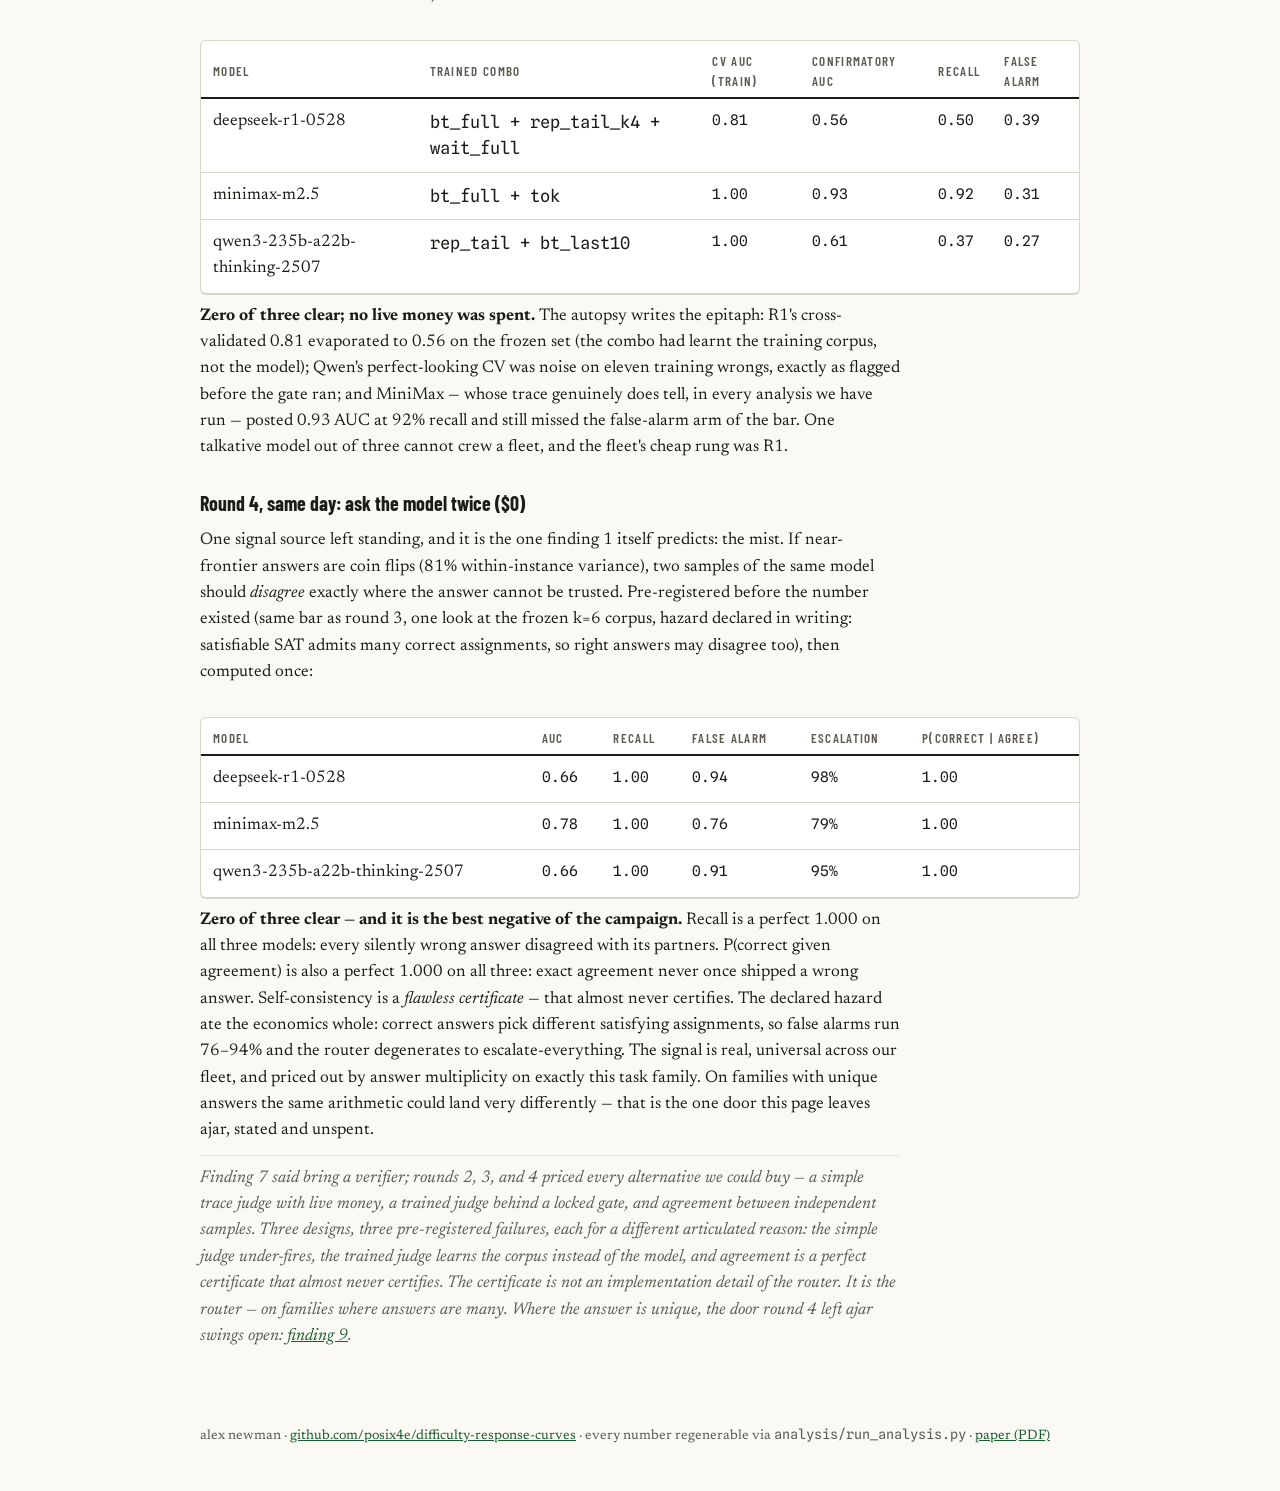
<file: docs/routing2.html>
<!DOCTYPE html>
<html lang="en-GB">
<head>
<meta charset="utf-8">
<meta name="viewport" content="width=device-width, initial-scale=1">
<title>Finding 8: No Referee — Difficulty–Response Curves</title>
<meta name="description" content="Round 2: trace signals whisper offline (one model of three), lose a live routing race to random escalation, and teach a peeking lesson.">
<link rel="preconnect" href="https://fonts.googleapis.com">
<link href="https://fonts.googleapis.com/css2?family=Barlow+Condensed:wght@500;600;700&family=Newsreader:ital,opsz,wght@0,6..72,400;0,6..72,500;1,6..72,400&family=Spline+Sans+Mono:wght@400;500&display=swap" rel="stylesheet">
<style>
:root {
  --paper:#faf9f4; --card:#ffffff; --ink:#1c1b17; --ink-2:#5d5b51; --rule:#d8d5c8;
  --green:#12421f; --green-2:#1d5c30; --accent:#b8860b;
}
@media (prefers-color-scheme: dark) {
  :root { --paper:#151713; --card:#1d201b; --ink:#f0eee6; --ink-2:#a5a294; --rule:#3a3d35;
           --green:#8fc9a0; --green-2:#6fae82; --accent:#d9a441; }
  img.fig { background:#fcfcfb; border-radius:6px; padding:10px; }
}
* { box-sizing:border-box; margin:0; }
html { scroll-behavior:smooth; }
@media (prefers-reduced-motion: reduce) { html { scroll-behavior:auto; } }
body {
  background:var(--paper); color:var(--ink);
  font-family:"Newsreader", Georgia, serif; font-size:17px; line-height:1.55;
}
.wrap { max-width:920px; margin:0 auto; padding:0 20px; }
.disp { font-family:"Barlow Condensed", "Arial Narrow", sans-serif; }
.mono { font-family:"Spline Sans Mono", ui-monospace, monospace; }

/* masthead */
header { border-bottom:3px double var(--rule); padding:26px 0 18px; }
.wip { background:var(--accent); color:var(--paper); padding:3px 10px; border-radius:3px; font-weight:600; }
.race-meta { display:flex; justify-content:space-between; align-items:baseline; flex-wrap:wrap; gap:6px;
  font-family:"Barlow Condensed",sans-serif; font-size:14px; letter-spacing:.14em; text-transform:uppercase; color:var(--ink-2); }
h1 { font-family:"Barlow Condensed",sans-serif; font-weight:700; font-size:clamp(34px,6vw,58px);
  line-height:1.02; text-transform:uppercase; letter-spacing:.01em; margin:14px 0 8px; color:var(--ink); }
h1 .thin { font-weight:500; color:var(--green); }
.standfirst { font-size:19px; max-width:64ch; color:var(--ink); font-style:italic; }
.links { margin-top:14px; display:flex; gap:10px; flex-wrap:wrap; }
.links a { font-family:"Barlow Condensed",sans-serif; text-transform:uppercase; letter-spacing:.1em; font-size:14px;
  color:var(--paper); background:var(--green); text-decoration:none; padding:7px 14px; border-radius:3px; }
.links a.ghost { background:transparent; color:var(--green); border:1px solid var(--green); }
.links a:focus-visible { outline:3px solid var(--accent); outline-offset:2px; }
.explainer { margin-top:18px; padding:14px 16px; background:var(--card); border:1px solid var(--rule);
  border-left:4px solid var(--green); border-radius:4px; font-size:15.5px; max-width:76ch; }
.explainer p { margin:0; }
/* multi-page chrome */
.pagenav { margin-top:16px; display:flex; flex-wrap:wrap; gap:2px;
  font-family:"Barlow Condensed",sans-serif; font-size:14px; letter-spacing:.08em; text-transform:uppercase; }
.pagenav a { color:var(--green-2); text-decoration:none; padding:6px 12px; border:1px solid var(--rule);
  border-bottom:none; border-radius:4px 4px 0 0; background:var(--card); }
.pagenav a.active { background:var(--green); color:var(--paper); border-color:var(--green); }
.pagenav a:hover { color:var(--accent); }
header.compact { padding-bottom:0; border-bottom:none; }
header.compact h1 { margin-bottom:2px; }
header.compact + section { border-top:3px double var(--rule); padding-top:18px; margin-top:0; }
.teasers { display:grid; grid-template-columns:repeat(auto-fit, minmax(260px, 1fr)); gap:12px; margin-top:14px; }
.teaser { display:block; background:var(--card); border:1px solid var(--rule); border-left:4px solid var(--green);
  border-radius:4px; padding:14px 16px; text-decoration:none; color:var(--ink); }
.teaser:hover { border-left-color:var(--accent); }
.teaser strong { font-family:"Barlow Condensed",sans-serif; text-transform:uppercase; letter-spacing:.08em;
  color:var(--green); display:block; margin-bottom:4px; }
.teaser span { font-size:14px; color:var(--ink-2); }
.journal { margin-top:14px; }
.jentry { display:flex; gap:18px; padding:14px 0; border-bottom:1px dotted var(--rule); }
.jdate { flex:0 0 130px; font-family:"Barlow Condensed",sans-serif; text-transform:uppercase;
  letter-spacing:.06em; font-size:14px; color:var(--accent); padding-top:2px; }
.jbody p { max-width:66ch; }
.toc { margin-top:16px; display:flex; flex-wrap:wrap; gap:4px 14px;
  font-family:"Barlow Condensed",sans-serif; font-size:13.5px; letter-spacing:.08em; text-transform:uppercase; }
.toc a { color:var(--green-2); text-decoration:none; border-bottom:1px dotted var(--rule); }
.toc a:hover { color:var(--accent); }

/* race card */
.card { background:var(--card); border:1px solid var(--rule); border-radius:6px; margin:30px 0 8px;
  overflow-x:auto; box-shadow:0 1px 0 var(--rule); }
.card table { border-collapse:collapse; width:100%; min-width:680px; }
.card caption { text-align:left; padding:14px 16px 4px;
  font-family:"Barlow Condensed",sans-serif; font-size:18px; font-weight:600; letter-spacing:.12em; text-transform:uppercase; color:var(--green); }
.card th { font-family:"Barlow Condensed",sans-serif; font-size:13px; letter-spacing:.1em; text-transform:uppercase;
  color:var(--ink-2); text-align:left; padding:10px 12px 6px; border-bottom:2px solid var(--ink); font-weight:600; }
.card td { padding:10px 12px; border-bottom:1px solid var(--rule); vertical-align:top; }
.card tr:last-child td { border-bottom:none; }
.pos { font-family:"Barlow Condensed",sans-serif; font-size:22px; font-weight:700; color:var(--ink-2); width:2ch; }
.swatch { display:inline-block; width:16px; height:16px; border-radius:3px; margin-top:4px; }
.runner strong { display:block; font-size:16px; }
.runner .mono { font-size:11.5px; color:var(--ink-2); }
td.num { font-family:"Spline Sans Mono",monospace; font-size:14.5px; white-space:nowrap; }
td.num .ci { display:block; font-size:11px; color:var(--ink-2); }
.card-note { font-size:13.5px; color:var(--ink-2); margin:6px 2px 0; }
.leadout { font-style:italic; color:var(--ink-2); border-top:1px dotted var(--rule); padding-top:10px;
  margin-top:18px; max-width:64ch; }
.explainer.thesis { border-left-color:var(--accent); font-size:17px; }
.card.late { margin-top:22px; border-left:4px solid var(--accent); }
.card.late td { font-size:14.5px; }
.datafiles { margin:8px 0 8px 22px; line-height:1.9; }
.cartoon { margin:22px 0; }
.cartoon svg { width:100%; max-width:640px; height:auto; display:block; background:var(--card);
  border:1px solid var(--rule); border-radius:6px; padding:8px; }
.cartoon figcaption { font-size:13px; color:var(--ink-2); margin-top:6px; max-width:70ch; }
.tracequote { border-left:3px solid var(--green); margin:12px 0; padding:10px 16px; background:var(--card);
  font-family:"Spline Sans Mono",monospace; font-size:13px; color:var(--ink); max-width:72ch; }
.datafiles .mono, .datafiles a { font-size:15px; }

/* signals */
.signal { margin:54px 0; }
.flag { display:flex; align-items:center; gap:12px; margin-bottom:10px; }
.flag .t { font-family:"Barlow Condensed",sans-serif; font-weight:700; font-size:20px; color:var(--paper);
  background:var(--green); width:44px; height:44px; display:grid; place-items:center; border-radius:3px; flex:none; }
.flag h2 { font-family:"Barlow Condensed",sans-serif; font-size:26px; font-weight:600; text-transform:uppercase; letter-spacing:.06em; }
.flag .dies { margin-left:auto; font-size:12.5px; color:var(--ink-2); font-style:italic; max-width:34ch; text-align:right; }
.signal p { max-width:70ch; margin:10px 0; }
img.fig { width:100%; height:auto; margin:14px 0 4px; }
.headline { font-family:"Barlow Condensed",sans-serif; font-size:20px; font-weight:600; color:var(--green); }
.plain { font-size:17px; }
th .sub { font-weight:400; font-size:10.5px; letter-spacing:.04em; text-transform:none; color:var(--ink-2); }

/* tools */
pre { background:var(--card); border:1px solid var(--rule); border-radius:6px; padding:16px;
  overflow-x:auto; font-family:"Spline Sans Mono",monospace; font-size:13.5px; line-height:1.6; color:var(--ink); }
.notclaim { border-top:3px double var(--rule); margin-top:60px; padding:26px 0 10px; font-style:italic; color:var(--ink-2); max-width:70ch; }
footer { padding:20px 0 44px; font-size:13.5px; color:var(--ink-2); }
footer a { color:var(--green-2); }
a { color:var(--green-2); }
</style>
</head>
<body>
<div class="wrap">
<header class="compact">
  <div class="race-meta">
    <span class="wip">&#9888; working notes &mdash; what we've learnt so far · updated 12 July 2026</span>
    <span><a href="index.html" style="color:inherit;text-decoration:none">difficulty&ndash;response curves</a></span>
  </div>
  <h1 style="font-size:clamp(26px,4vw,40px)">Finding 8 · No referee: the trace cannot route itself</h1>
  <nav class="pagenav" aria-label="Pages"><a href="research.html">Research Programme</a><a href="index.html">Overview</a><a href="method.html">The Method</a><a href="findings.html">Findings 1–4</a><a href="traces.html">5 · Traces</a><a href="pipes.html">6 · The Pipes</a><a href="router.html">7 · The Router</a><a href="routing2.html" class="active">8 · No Referee</a><a href="consistency.html">9 · Ask Twice</a><a href="journal.html">Journal</a></nav>
</header>
<section class="signal" id="f8">
  <p class="plain">Finding 7's router solved 24/25 because SAT hands you a free referee &mdash; every answer
  is checkable. Real tasks aren't. Round 2 asked the obvious next question, with money on it:
  <em>can the model's own reasoning trace replace the verifier?</em> Pre-registered gates, fresh spend,
  a second task family, and a live four-arm race. Short version: one model's trace whispers, one mumbles,
  one is silent &mdash; and none of it routes.</p>

  <h3 class="disp" style="margin-top:26px">The offline gate (pre-registered, confirmatory)</h3>
  <p>Hypotheses declared before the purpose-built batch ran: PRIMARY <span class="mono">hedge_tail</span>
  (hedging density, final 15% + answer region), SECONDARY <span class="mono">bt_tail</span> (backtrack
  density, last 30%). Labels are silent wrongs only &mdash; truncations are loud and free to catch.
  Pairs form within a difficulty level on one route, so difficulty itself cannot do the predicting.
  Gate: AUC &ge; 0.65 on &ge; 2 of 3 traced models.</p>
  <div class="card"><table>
    <thead><tr><th>model</th><th>traced</th><th>pairs</th><th>hedge_tail</th><th>bt_tail</th>
    <th>wait_tail</th><th>tokens</th></tr></thead><tbody><tr><td>deepseek-r1-0528</td><td class="num">128</td><td class="num">681</td><td class="num">0.61 <span style="opacity:.6">[0.49&ndash;0.73]</span></td><td class="num">0.53 <span style="opacity:.6">[0.43&ndash;0.63]</span></td><td class="num">0.51 <span style="opacity:.6">[0.43&ndash;0.58]</span></td><td class="num">0.65 <span style="opacity:.6">[0.55&ndash;0.76]</span></td></tr><tr><td>minimax-m2.5</td><td class="num">106</td><td class="num">159</td><td class="num">0.51 <span style="opacity:.6">[0.30&ndash;0.72]</span></td><td class="num" style="font-weight:700">0.80 <span style="opacity:.6">[0.55&ndash;0.96]</span></td><td class="num" style="font-weight:700">0.82 <span style="opacity:.6">[0.62&ndash;0.97]</span></td><td class="num" style="font-weight:700">0.95 <span style="opacity:.6">[0.88&ndash;1.00]</span></td></tr><tr><td>qwen3-235b-a22b-thinking-2507</td><td class="num">78</td><td class="num">491</td><td class="num">0.48 <span style="opacity:.6">[0.33&ndash;0.63]</span></td><td class="num">0.51 <span style="opacity:.6">[0.39&ndash;0.63]</span></td><td class="num">0.49 <span style="opacity:.6">[0.37&ndash;0.62]</span></td><td class="num">0.61 <span style="opacity:.6">[0.48&ndash;0.70]</span></td></tr></tbody>
  </table></div>
  <p>Two lessons in one table. First, the textures: <strong>MiniMax backtracks and rambles when wrong</strong>
  (its hedging is noise; token count is its loudest tell &mdash; uncapped, wrong answers run long),
  <strong>R1 hedges, faintly</strong> (its backtracking is noise), and <strong>Qwen gives nothing away</strong>
  &mdash; every feature within a whisker of a coin flip on four hundred pairs. There is no universal tell;
  a trace judge is one more per-model calibration. Second, the confession: mid-evening, with the batch half
  landed, the table read 2-of-3 over the bar (R1's hedging then at 0.68) and <strong>we called the gate
  passed and funded the live arm</strong>. The completed set walked R1 back under the line &mdash; the
  final verdict is <strong>one model of three</strong>. Our pre-registration named the hypotheses and the
  bar but not the stopping rule, and sequential peeking did what it always does. Both the interim call and
  the walk-back are preserved in the devlog; the live results below should be read as funded by a gate
  that, on complete data, fails.</p>

  <h3 class="disp" style="margin-top:26px">The second family, third attempt</h3>
  <p>Transfer needed a task with hidden ground truth. Design one showed the model rule specs to transcribe
  into code: flat &mdash; R1 went 58/60 out to forty rules; transcription is not difficulty. Design two hid
  the rules behind eight examples but kept two conditional rules: R1 fit all eight examples at depth 2 and
  still failed the hidden tests &mdash; ambiguity, not difficulty. Design three (deterministic rules only,
  twelve examples) produced the real thing, confirmed by paired pilots: R1 75% at depth 1 and 0/11 at
  depths 2&ndash;5; GPT-5.5 solves 7/8 in exactly that band and dies at 6. A routable gap, certified
  before the live run spent a dollar.</p>

  <h3 class="disp" style="margin-top:26px">The live race (fresh instances, real spend)</h3>
  <p>Four arms, both families, ground truth never visible to routing. The judge: cheap rung's trace scored
  by <span class="mono">hedge_tail</span> at the Youden-optimal threshold from the confirmatory set; judged
  failure triggers a retry, then escalation. The control escalates at random, rate-matched to the judged
  arm's realized rate &mdash; the judge's marginal value over spending the same money blindly.</p>
  <div class="card"><table>
    <thead><tr><th>SAT (n=20, &alpha; 3.0&ndash;5.3)</th><th>solved</th><th>$/solved</th><th>escalated</th></tr></thead>
    <tbody><tr><td>always cheap (R1@deepinfra)</td><td class="num">6/20</td><td class="num">$0.1377</td><td class="num">0%</td></tr><tr><td>always premium (GPT-5.5)</td><td class="num">20/20</td><td class="num">$0.2261</td><td class="num">0%</td></tr><tr><td>trace-judged router</td><td class="num">7/20</td><td class="num">$0.2304</td><td class="num">15%</td></tr><tr><td>random escalation (control)</td><td class="num">11/20</td><td class="num">$0.1585</td><td class="num">35%</td></tr></tbody>
  </table></div>
  <div class="card" style="margin-top:10px"><table>
    <thead><tr><th>program synthesis (n=20, D 1&ndash;5)</th><th>solved</th><th>$/solved</th><th>escalated</th></tr></thead>
    <tbody><tr><td>always cheap (R1@deepinfra)</td><td class="num">7/20</td><td class="num">$0.1064</td><td class="num">0%</td></tr><tr><td>always premium (GPT-5.5)</td><td class="num">13/20</td><td class="num">$0.5891</td><td class="num">0%</td></tr><tr><td>trace-judged router</td><td class="num">10/20</td><td class="num">$0.7159</td><td class="num">40%</td></tr><tr><td>random escalation (control)</td><td class="num">11/20</td><td class="num">$0.246</td><td class="num">45%</td></tr></tbody>
  </table></div>
  <p><strong>The pre-registered bar &mdash; beat both single-model arms on both families &mdash; was missed,
  and the random control beat the judge on both.</strong> Three honest footnotes. One: GPT-5.5 saturated SAT
  (20/20), which makes that family's bar unreachable &mdash; you cannot out-solve perfection, only undercut
  it. Two: the SAT control got lucky &mdash; its RNG realized 35% escalation against the judge's 15%, so it
  is not a clean rate-match there; on synthesis the rates nearly matched (45% vs 40%) and the control still
  won on both solve rate and cost. Three: the judge's escalations were <em>precise</em> &mdash; on SAT every
  one converted &mdash; it simply fired far too rarely (live recall ~0.21), and at the closer's own frontier
  it fired on the closer too, buying expensive retries that converted nothing ($0.72/solve on synthesis:
  worse than just buying premium).</p>

  <h3 class="disp" style="margin-top:26px">What the threshold could never buy</h3>
  <p>Was Youden the mistake? Routing wants recall &mdash; a false escalation costs $0.23, a missed wrong
  costs a solve. Sweeping the threshold over the confirmatory traces:</p>
  <div class="card"><table>
    <thead><tr><th>threshold</th><th>recall</th><th>false alarm</th><th>expected SAT solve</th><th>$/instance</th></tr></thead>
    <tbody><tr><td class="num">0.0</td><td class="num">1.00</td><td class="num">1.00</td><td class="num">1.00</td><td class="num">$0.267</td></tr><tr><td class="num">0.3</td><td class="num">0.65</td><td class="num">0.45</td><td class="num">0.76</td><td class="num">$0.175</td></tr><tr><td class="num">0.5</td><td class="num">0.62</td><td class="num">0.45</td><td class="num">0.73</td><td class="num">$0.17</td></tr><tr><td class="num">0.8</td><td class="num">0.37</td><td class="num">0.32</td><td class="num">0.56</td><td class="num">$0.121</td></tr><tr><td class="num">1.0</td><td class="num">0.33</td><td class="num">0.20</td><td class="num">0.53</td><td class="num">$0.108</td></tr><tr><td class="num">1.29</td><td class="num">0.30</td><td class="num">0.16</td><td class="num">0.51</td><td class="num">$0.099</td></tr><tr><td class="num">2.0</td><td class="num">0.15</td><td class="num">0.11</td><td class="num">0.41</td><td class="num">$0.073</td></tr></tbody>
  </table></div>
  <p>deployed threshold 1.29 (Youden J); routing wants recall, not balance &mdash; but even threshold 0 only converges to premium-plus-overhead: a 0.65&ndash;0.68 AUC judge trades solves for dollars along a Pareto line and never dominates a saturated closer.</p>

  <h3 class="disp" style="margin-top:26px">Round 3, same morning: the stronger judge ($0)</h3>
  <p>The obvious objection to everything above: one feature at a balance-tuned threshold is a weak judge.
  So we built the strong one &mdash; per-model trained combos over sixteen trace features, selected by
  instance-grouped cross-validation on the <em>exploratory</em> corpus only, recall-oriented threshold
  frozen on training data, and this time the pre-registration included the stopping rule round 2 lacked:
  one evaluation on the frozen confirmatory set, no interim looks. Gate: AUC &ge; 0.75 <em>and</em>
  recall &ge; 0.5 at false-alarm &le; 0.25, on two of three models.</p>
  <div class="card"><table>
    <thead><tr><th>model</th><th>trained combo</th><th>CV AUC (train)</th><th>confirmatory AUC</th>
    <th>recall</th><th>false alarm</th></tr></thead><tbody><tr><td>deepseek-r1-0528</td><td class="mono">bt_full + rep_tail_k4 + wait_full</td><td class="num">0.81</td><td class="num">0.56</td><td class="num">0.50</td><td class="num">0.39</td></tr><tr><td>minimax-m2.5</td><td class="mono">bt_full + tok</td><td class="num">1.00</td><td class="num">0.93</td><td class="num">0.92</td><td class="num">0.31</td></tr><tr><td>qwen3-235b-a22b-thinking-2507</td><td class="mono">rep_tail + bt_last10</td><td class="num">1.00</td><td class="num">0.61</td><td class="num">0.37</td><td class="num">0.27</td></tr></tbody>
  </table></div>
  <p><strong>Zero of three clear; no live money was spent.</strong> The autopsy writes the epitaph:
  R1's cross-validated 0.81 evaporated to 0.56 on the frozen set (the combo had learnt the training
  corpus, not the model); Qwen's perfect-looking CV was noise on eleven training wrongs, exactly as
  flagged before the gate ran; and MiniMax &mdash; whose trace genuinely does tell, in every analysis
  we have run &mdash; posted 0.93 AUC at 92% recall and still missed the false-alarm arm of the bar.
  One talkative model out of three cannot crew a fleet, and the fleet's cheap rung was R1.</p>

  <h3 class="disp" style="margin-top:26px">Round 4, same day: ask the model twice ($0)</h3>
  <p>One signal source left standing, and it is the one finding 1 itself predicts: the mist. If
  near-frontier answers are coin flips (81% within-instance variance), two samples of the same model
  should <em>disagree</em> exactly where the answer cannot be trusted. Pre-registered before the number
  existed (same bar as round 3, one look at the frozen k=6 corpus, hazard declared in writing: satisfiable
  SAT admits many correct assignments, so right answers may disagree too), then computed once:</p>
  <div class="card"><table>
    <thead><tr><th>model</th><th>AUC</th><th>recall</th><th>false alarm</th><th>escalation</th>
    <th>P(correct&nbsp;|&nbsp;agree)</th></tr></thead><tbody><tr><td>deepseek-r1-0528</td><td class="num">0.66</td><td class="num">1.00</td><td class="num">0.94</td><td class="num">98%</td><td class="num">1.00</td></tr><tr><td>minimax-m2.5</td><td class="num">0.78</td><td class="num">1.00</td><td class="num">0.76</td><td class="num">79%</td><td class="num">1.00</td></tr><tr><td>qwen3-235b-a22b-thinking-2507</td><td class="num">0.66</td><td class="num">1.00</td><td class="num">0.91</td><td class="num">95%</td><td class="num">1.00</td></tr></tbody>
  </table></div>
  <p><strong>Zero of three clear &mdash; and it is the best negative of the campaign.</strong> Recall is
  a perfect 1.000 on all three models: every silently wrong answer disagreed with its partners. P(correct
  given agreement) is also a perfect 1.000 on all three: exact agreement never once shipped a wrong answer.
  Self-consistency is a <em>flawless certificate</em> &mdash; that almost never certifies. The declared
  hazard ate the economics whole: correct answers pick different satisfying assignments, so false alarms
  run 76&ndash;94% and the router degenerates to escalate-everything. The signal is real, universal across
  our fleet, and priced out by answer multiplicity on exactly this task family. On families with unique
  answers the same arithmetic could land very differently &mdash; that is the one door this page leaves
  ajar, stated and unspent.</p>

  <p class="leadout">Finding 7 said <em>bring a verifier</em>; rounds 2, 3, and 4 priced every alternative
  we could buy &mdash; a simple trace judge with live money, a trained judge behind a locked gate, and
  agreement between independent samples. Three designs, three pre-registered failures, each for a different
  articulated reason: the simple judge under-fires, the trained judge learns the corpus instead of the
  model, and agreement is a perfect certificate that almost never certifies. The certificate is not an
  implementation detail of the router. It <em>is</em> the router &mdash; on families where answers are
  many. Where the answer is unique, the door round 4 left ajar swings open:
  <a href="consistency.html">finding 9</a>.</p>
</section>

<footer>
  <p>alex newman · <a href="https://github.com/posix4e/difficulty-response-curves">github.com/posix4e/difficulty-response-curves</a>
  · every number regenerable via <span class="mono">analysis/run_analysis.py</span> · <a href="paper.pdf">paper (PDF)</a></p>
</footer>
</div>
</body>
</html>
</file>
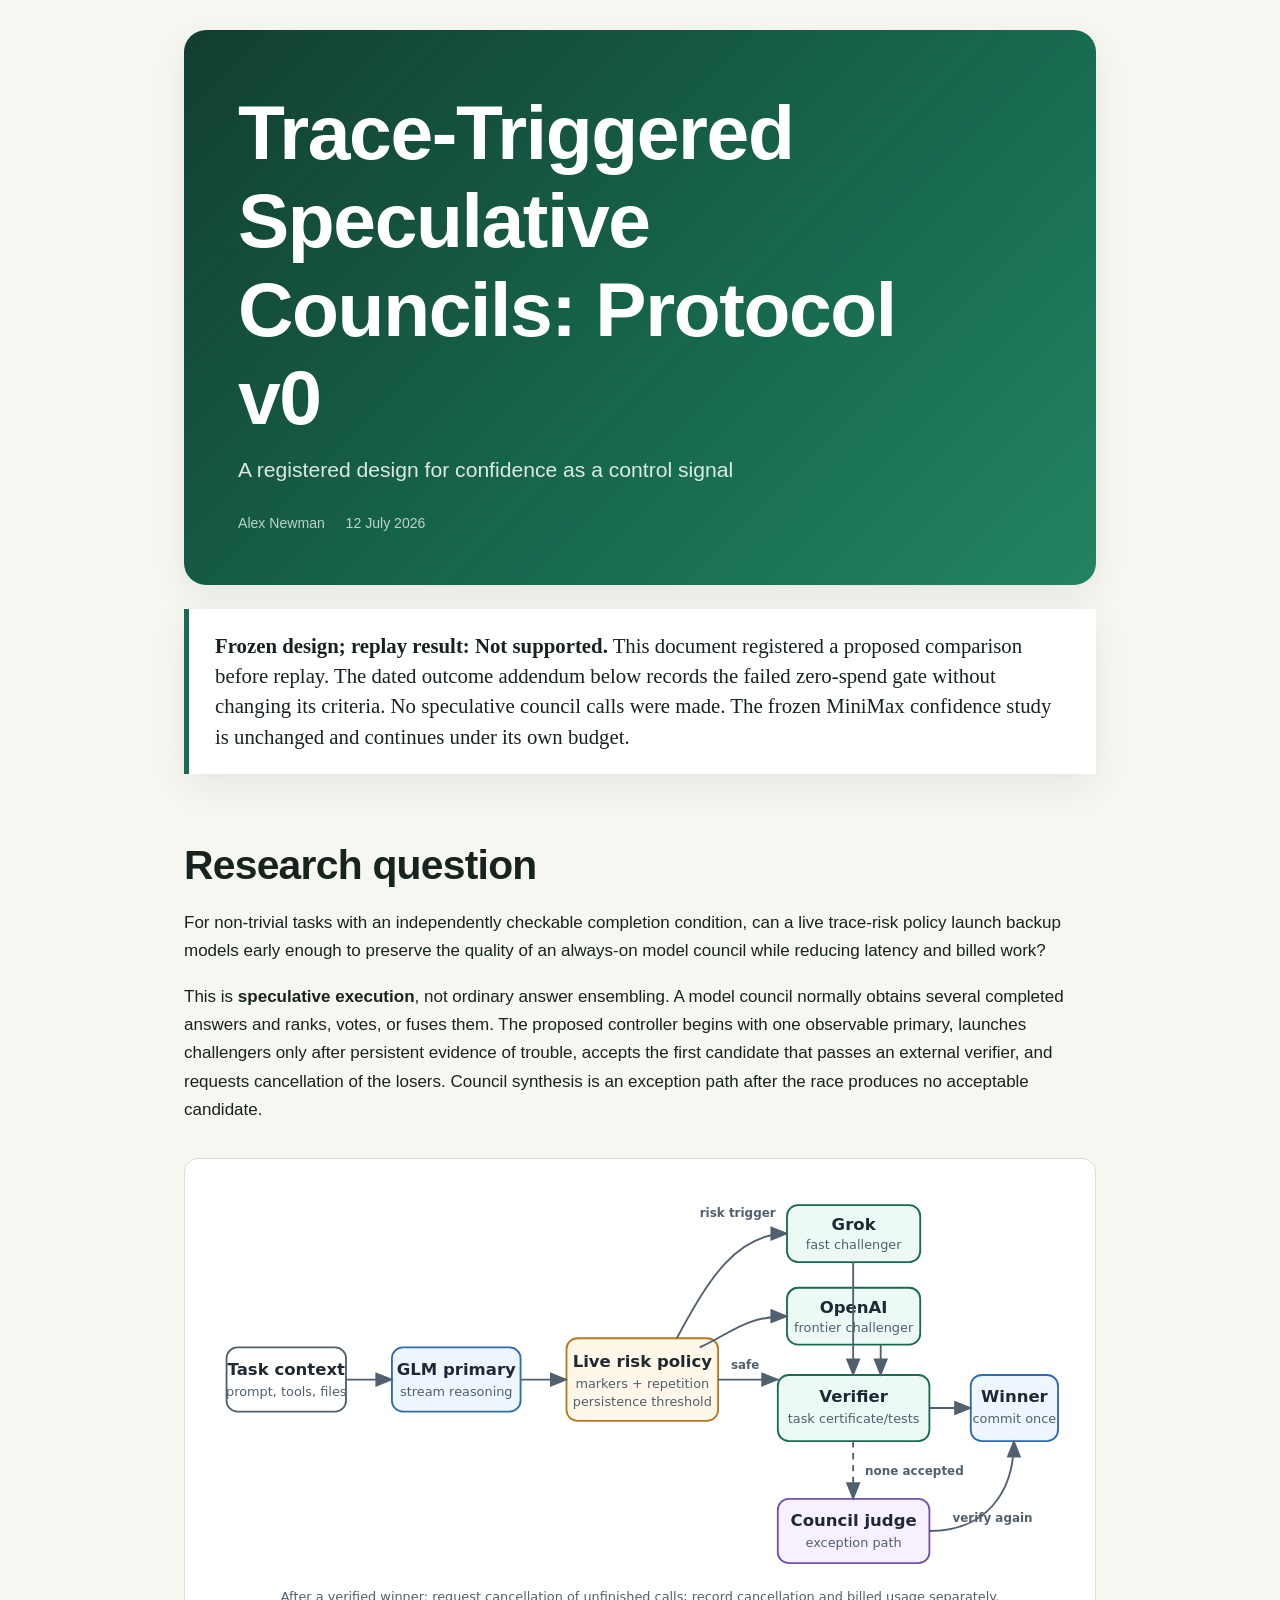
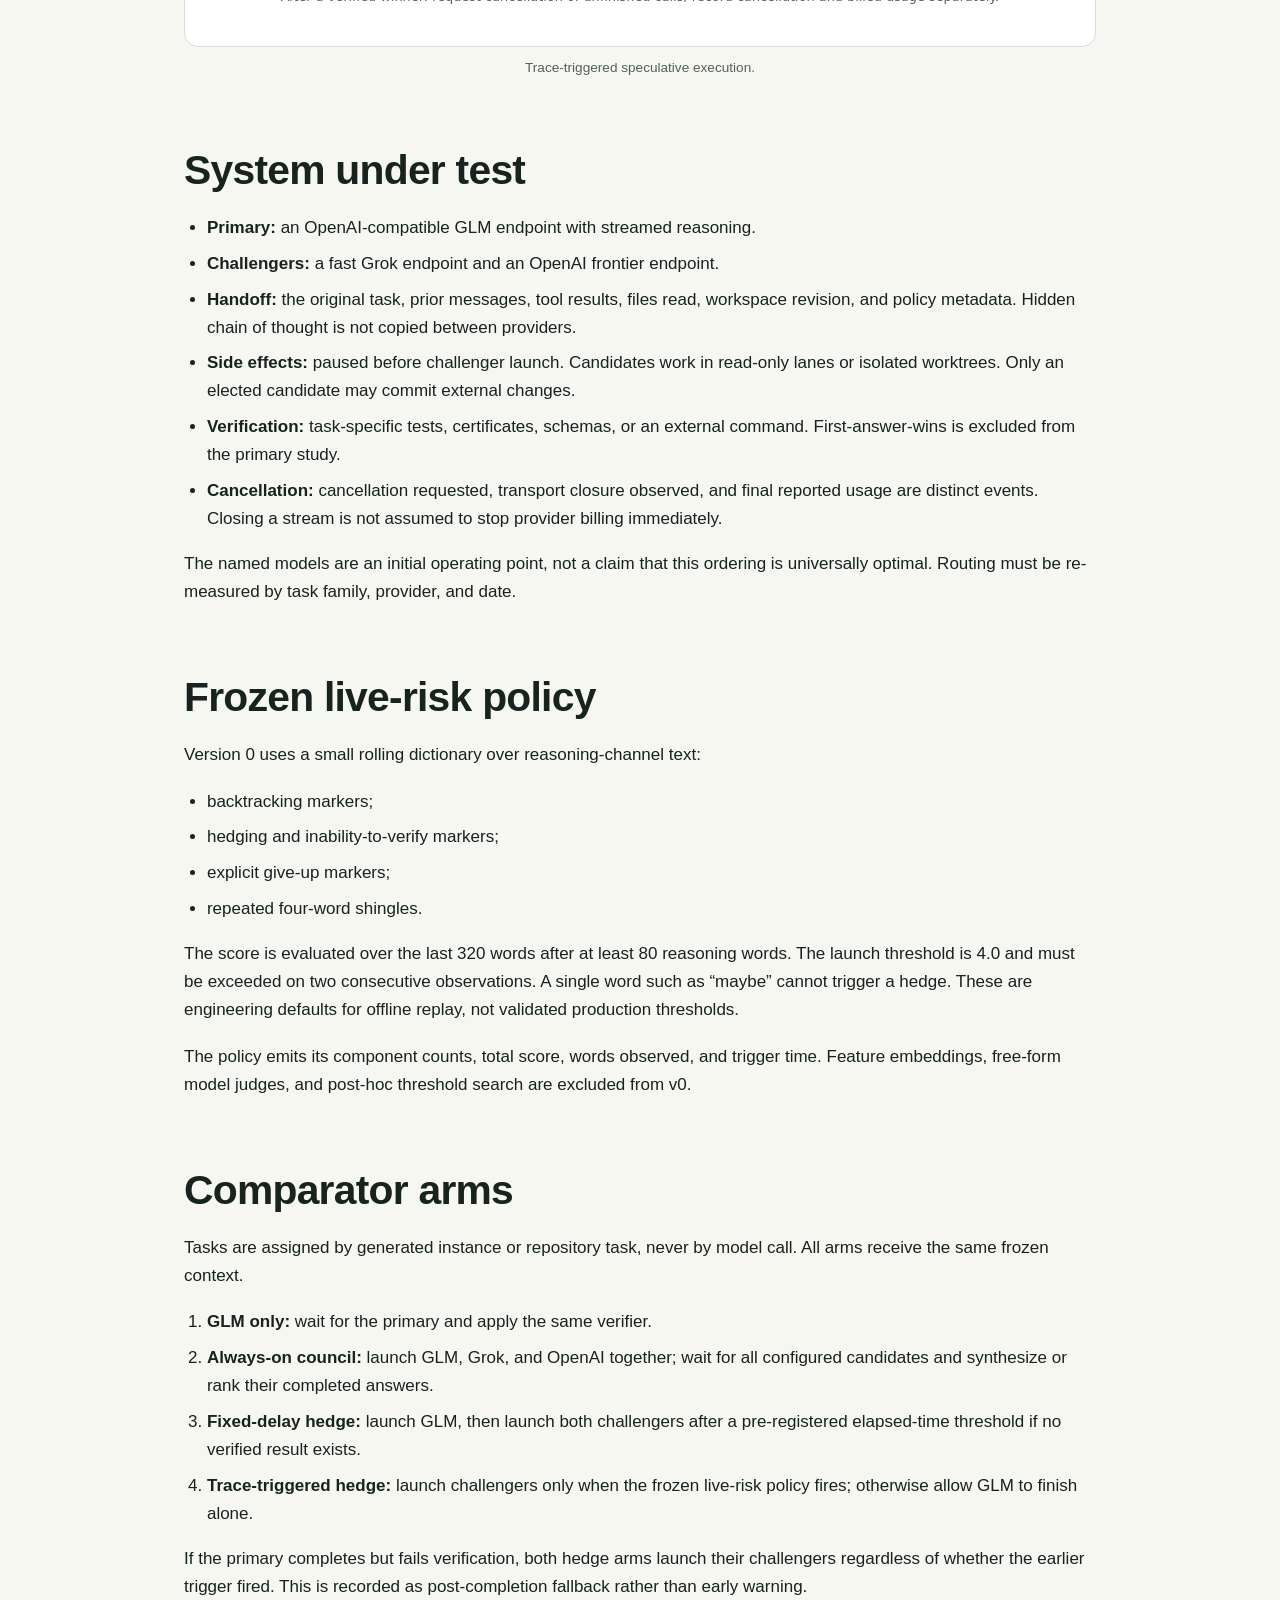
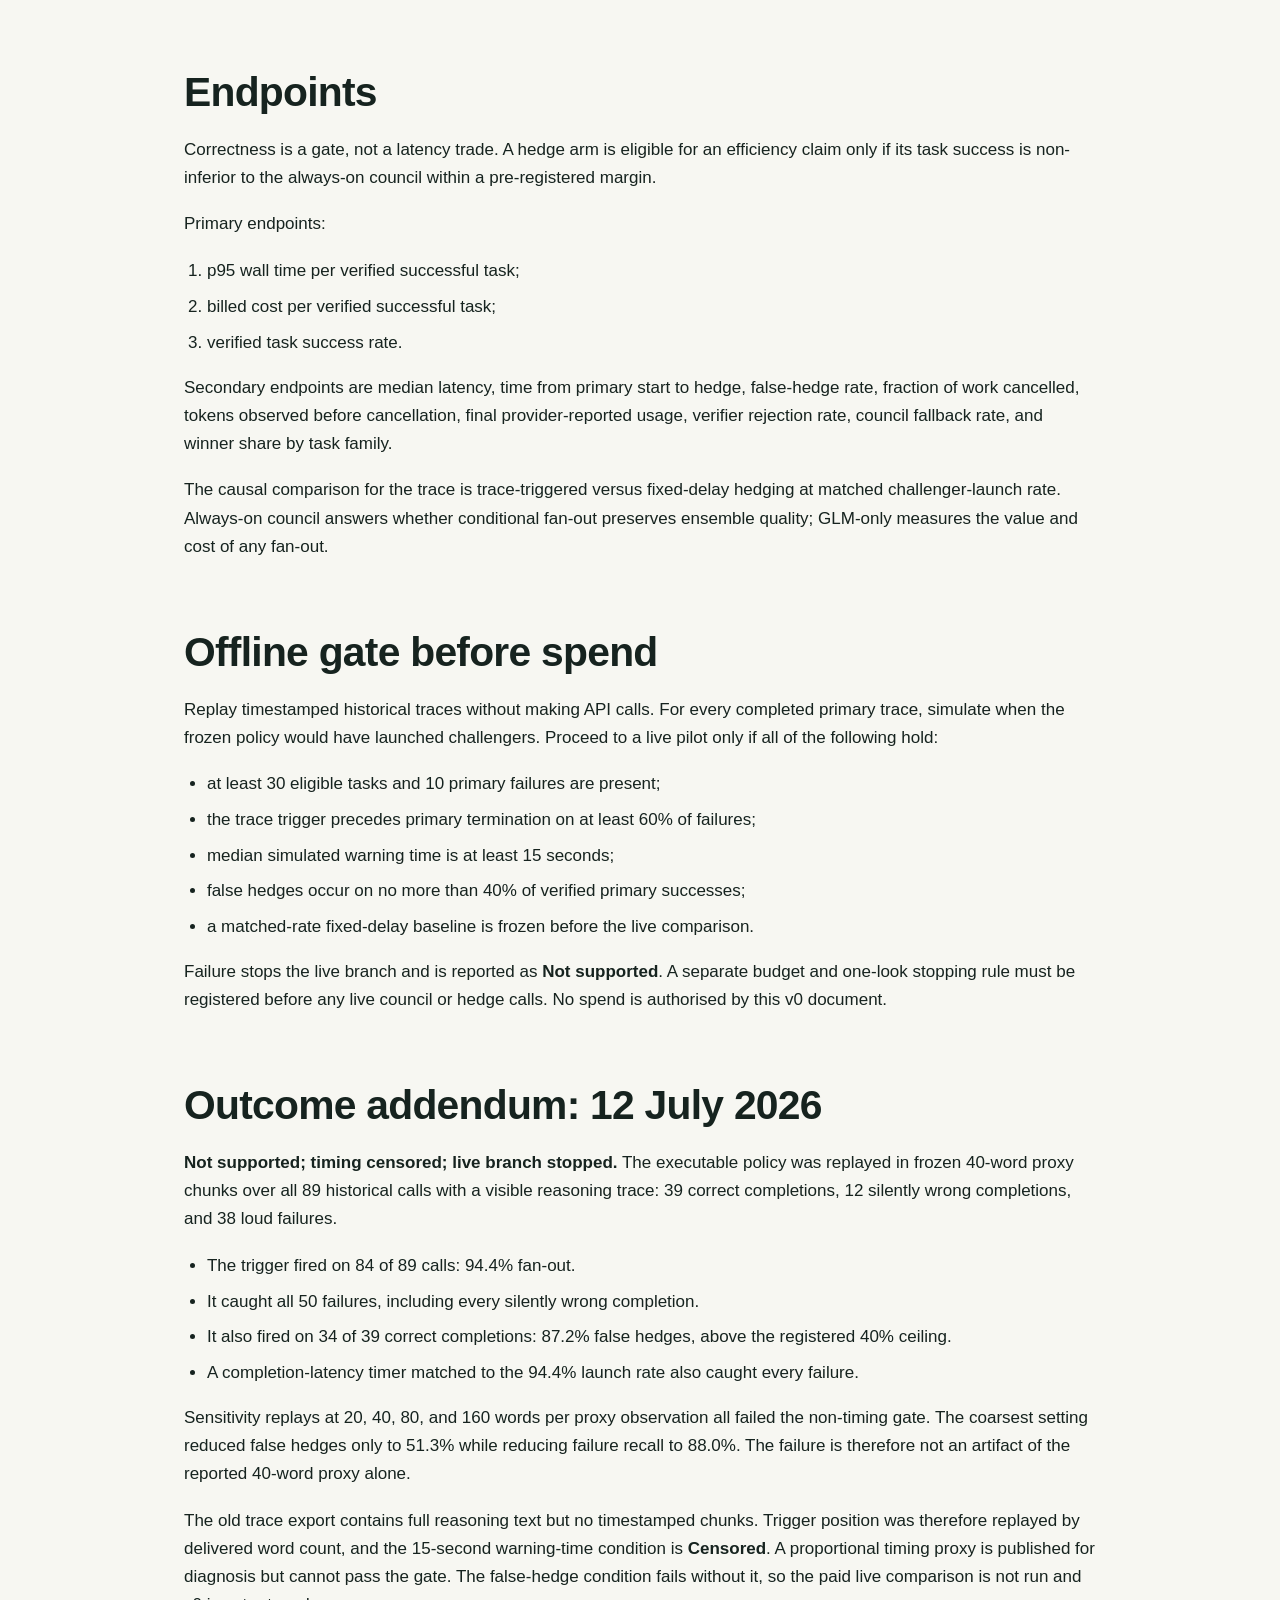
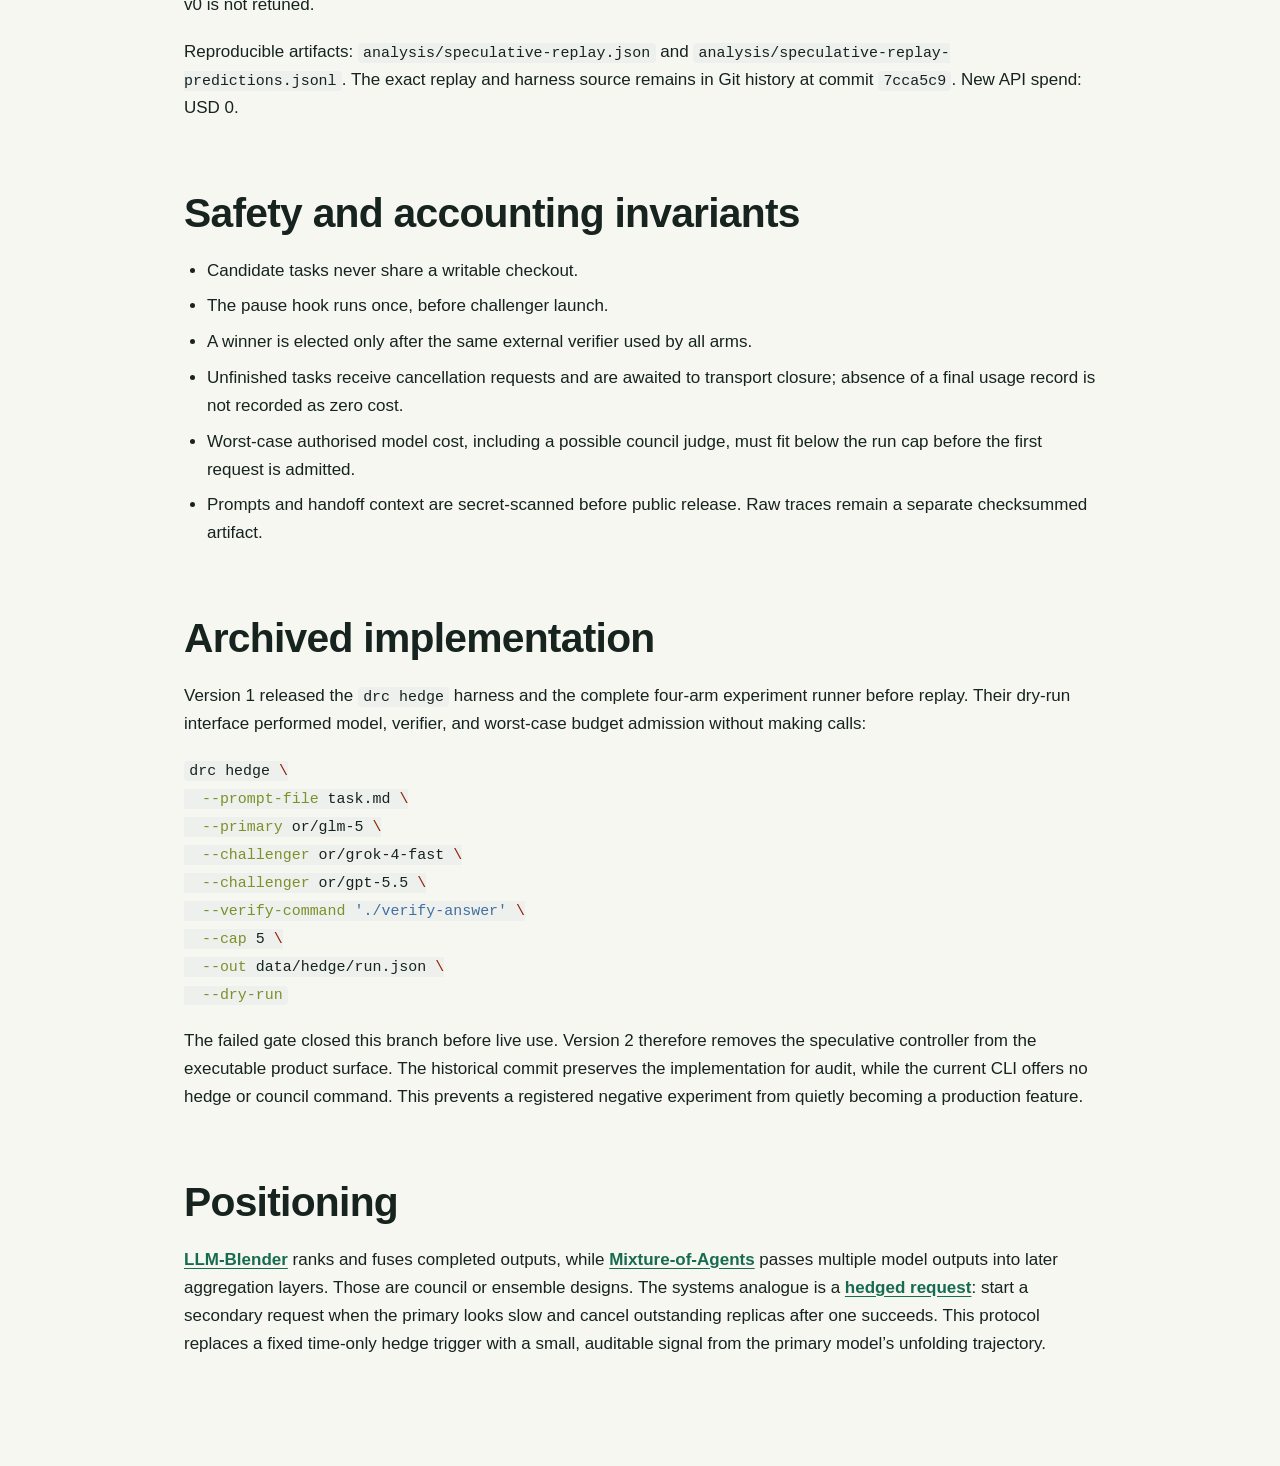
<file: docs/speculative-council-protocol.html>
<!DOCTYPE html>
<html xmlns="http://www.w3.org/1999/xhtml" lang="en-GB" xml:lang="en-GB">
<head>
  <meta charset="utf-8" />
  <meta name="generator" content="pandoc" />
  <meta name="viewport" content="width=device-width, initial-scale=1.0, user-scalable=yes" />
  <meta name="author" content="Alex Newman" />
  <meta name="dcterms.date" content="2026-07-12" />
  <title>Difficulty-Response
Curves – Trace-Triggered Speculative Councils: Protocol v0</title>
  <style>

span.smallcaps{font-variant: small-caps;}
div.columns{display: flex; gap: min(4vw, 1.5em);}
div.column{flex: auto; overflow-x: auto;}
div.hanging-indent{margin-left: 1.5em; text-indent: -1.5em;}

ul.task-list[class]{list-style: none;}
ul.task-list li input[type="checkbox"] {
font-size: inherit;
width: 0.8em;
margin: 0 0.8em 0.2em -1.6em;
vertical-align: middle;
}
.display.math{display: block; text-align: center; margin: 0.5rem auto;}

html { -webkit-text-size-adjust: 100%; }
pre > code.sourceCode { white-space: pre; position: relative; }
pre > code.sourceCode > span { display: inline-block; line-height: 1.25; }
pre > code.sourceCode > span:empty { height: 1.2em; }
.sourceCode { overflow: visible; }
code.sourceCode > span { color: inherit; text-decoration: inherit; }
div.sourceCode { margin: 1em 0; }
pre.sourceCode { margin: 0; }
@media screen {
div.sourceCode { overflow: auto; }
}
@media print {
pre > code.sourceCode { white-space: pre-wrap; }
pre > code.sourceCode > span { text-indent: -5em; padding-left: 5em; }
}
pre.numberSource code
{ counter-reset: source-line 0; }
pre.numberSource code > span
{ position: relative; left: -4em; counter-increment: source-line; }
pre.numberSource code > span > a:first-child::before
{ content: counter(source-line);
position: relative; left: -1em; text-align: right; vertical-align: baseline;
border: none; display: inline-block;
-webkit-touch-callout: none; -webkit-user-select: none;
-khtml-user-select: none; -moz-user-select: none;
-ms-user-select: none; user-select: none;
padding: 0 4px; width: 4em;
color: #aaaaaa;
}
pre.numberSource { margin-left: 3em; border-left: 1px solid #aaaaaa; padding-left: 4px; }
div.sourceCode
{ }
@media screen {
pre > code.sourceCode > span > a:first-child::before { text-decoration: underline; }
}
code span.al { color: #ff0000; font-weight: bold; }
code span.an { color: #60a0b0; font-weight: bold; font-style: italic; }
code span.at { color: #7d9029; }
code span.bn { color: #40a070; }
code span.bu { color: #008000; }
code span.cf { color: #007020; font-weight: bold; }
code span.ch { color: #4070a0; }
code span.cn { color: #880000; }
code span.co { color: #60a0b0; font-style: italic; }
code span.cv { color: #60a0b0; font-weight: bold; font-style: italic; }
code span.do { color: #ba2121; font-style: italic; }
code span.dt { color: #902000; }
code span.dv { color: #40a070; }
code span.er { color: #ff0000; font-weight: bold; }
code span.ex { }
code span.fl { color: #40a070; }
code span.fu { color: #06287e; }
code span.im { color: #008000; font-weight: bold; }
code span.in { color: #60a0b0; font-weight: bold; font-style: italic; }
code span.kw { color: #007020; font-weight: bold; }
code span.op { color: #666666; }
code span.ot { color: #007020; }
code span.pp { color: #bc7a00; }
code span.sc { color: #4070a0; }
code span.ss { color: #bb6688; }
code span.st { color: #4070a0; }
code span.va { color: #19177c; }
code span.vs { color: #4070a0; }
code span.wa { color: #60a0b0; font-weight: bold; font-style: italic; }
</style>
  <style type="text/css">:root {
--ink: #16231f;
--muted: #52615b;
--paper: #f7f7f2;
--card: #ffffff;
--rule: #d9ddd7;
--green: #176b51;
--green-soft: #e7f2ed;
--blue: #2b6cb0;
--blue-soft: #eaf1f8;
--amber: #9a6500;
--amber-soft: #fbf3df;
--red: #9b2c2c;
--red-soft: #f8eaea;
--grey-soft: #eef0ed;
--shadow: 0 12px 34px rgba(22, 35, 31, .07);
}
* { box-sizing: border-box; }
html { background: var(--paper); color: var(--ink); scroll-behavior: smooth; }
body {
max-width: 980px;
margin: 0 auto;
padding: 30px 34px 90px;
font: 17px/1.65 -apple-system, BlinkMacSystemFont, "Segoe UI", sans-serif;
}
header#title-block-header {
margin: 0 0 22px;
padding: 58px 54px 48px;
color: white;
background: linear-gradient(135deg, #123e31, #176b51 62%, #248363);
border-radius: 22px;
box-shadow: var(--shadow);
}
h1, h2, h3 { color: var(--ink); line-height: 1.15; letter-spacing: -.018em; }
header h1 { max-width: 760px; margin: 0 0 12px; color: white; font-size: clamp(2.6rem, 7vw, 4.8rem); }
header .subtitle { max-width: 650px; margin: 0; color: rgba(255,255,255,.86); font-size: 1.32rem; }
header .author, header .date { display: inline-block; margin: 24px 16px 0 0; color: rgba(255,255,255,.72); font-size: .88rem; }
h2 { margin: 68px 0 20px; font-size: clamp(1.75rem, 4vw, 2.55rem); }
h3 { margin: 0 0 10px; font-size: 1.08rem; }
p { margin: 0 0 1.1em; }
strong { color: var(--ink); }
a { color: var(--green); font-weight: 650; text-underline-offset: 3px; }
a:hover { text-decoration-thickness: 2px; }
.page-nav {
display: flex;
flex-wrap: wrap;
gap: 8px;
margin: 18px 0 28px;
}
.page-nav a {
padding: 8px 13px;
border: 1px solid var(--rule);
border-radius: 999px;
background: var(--card);
color: var(--ink);
font-size: .85rem;
text-decoration: none;
}
.page-nav a:hover { border-color: var(--green); color: var(--green); }
.notice {
margin: 24px 0;
padding: 15px 20px;
border-left: 4px solid var(--amber);
border-radius: 0 10px 10px 0;
background: var(--amber-soft);
color: #5c4b27;
}
.notice p { margin: 0; }
.notice p + p { margin-top: 4px; }
.answer {
margin: 28px 0 54px;
padding: 34px 38px 30px;
border: 1px solid #bad6ca;
border-radius: 18px;
background: var(--green-soft);
}
.answer h2 { margin: 0 0 14px; font-size: 1.85rem; }
.answer p { font-size: 1.13rem; }
.answer p:last-child { margin-bottom: 0; color: #344b42; }
blockquote {
margin: 24px 0;
padding: 22px 26px;
border-left: 5px solid var(--green);
background: var(--card);
box-shadow: var(--shadow);
font: 1.3rem/1.45 Georgia, serif;
}
blockquote p { margin: 0; }
.summary-grid, .number-grid {
display: grid;
grid-template-columns: repeat(2, minmax(0, 1fr));
gap: 16px;
margin: 28px 0;
}
.summary-card, .number-card, .claim {
border: 1px solid var(--rule);
border-radius: 14px;
background: var(--card);
box-shadow: 0 5px 18px rgba(22, 35, 31, .04);
}
.summary-card { padding: 23px 24px 18px; border-top-width: 5px; }
.summary-card p:last-child, .claim p:last-child { margin-bottom: 0; }
.supported { border-top-color: var(--green); }
.exploratory { border-top-color: var(--blue); }
.not-supported { border-top-color: var(--red); }
.censored { border-top-color: #68736e; }
.number-grid { grid-template-columns: repeat(3, minmax(0, 1fr)); }
.number-grid.negative-result { grid-template-columns: repeat(4, minmax(0, 1fr)); }
.number-card { padding: 24px 16px 18px; text-align: center; }
.number-card strong { display: block; margin-bottom: 5px; color: var(--green); font-size: clamp(1.8rem, 4vw, 2.75rem); line-height: 1; }
.negative-result .number-card strong { color: var(--red); }
.number-card p { margin: 0; color: var(--muted); font-size: .88rem; }
.interpretation {
margin: 28px 0;
padding: 24px 26px 18px;
border-radius: 14px;
background: var(--blue-soft);
}
.claim-list { display: grid; gap: 12px; margin: 26px 0; }
.claim { padding: 20px 23px 15px; border-left-width: 6px; }
.claim.supported { border-left-color: var(--green); background: var(--green-soft); }
.claim.exploratory { border-left-color: var(--blue); background: var(--blue-soft); }
.claim.not-supported { border-left-color: var(--red); background: var(--red-soft); }
.claim.censored { border-left-color: #68736e; background: var(--grey-soft); }
ol, ul { padding-left: 1.35em; }
li { margin: .45em 0; }
code { padding: .13em .35em; border-radius: 4px; background: var(--grey-soft); font-size: .88em; }
figure { margin: 34px auto; }
figure img, body > p > img {
display: block;
max-width: 100%;
height: auto;
margin: 30px auto 10px;
padding: 14px;
border: 1px solid var(--rule);
border-radius: 14px;
background: white;
}
figcaption { max-width: 720px; margin: 8px auto 0; color: var(--muted); font-size: .85rem; text-align: center; }
body > hr { margin: 60px 0; border: 0; border-top: 1px solid var(--rule); }
@media (max-width: 720px) {
body { padding: 14px 17px 64px; font-size: 16px; }
header#title-block-header { padding: 36px 26px 32px; border-radius: 16px; }
header h1 { font-size: 2.65rem; }
header .subtitle { font-size: 1.08rem; }
h2 { margin-top: 50px; }
.answer { padding: 26px 23px 22px; }
.summary-grid, .number-grid, .number-grid.negative-result { grid-template-columns: 1fr; }
.number-card { padding: 19px 16px 15px; }
blockquote { padding: 19px 21px; font-size: 1.12rem; }
}
@media (prefers-reduced-motion: reduce) {
html { scroll-behavior: auto; }
}
</style>
</head>
<body>
<header id="title-block-header">
<h1 class="title">Trace-Triggered Speculative Councils: Protocol v0</h1>
<p class="subtitle">A registered design for confidence as a control
signal</p>
<p class="author">Alex Newman</p>
<p class="date">12 July 2026</p>
</header>
<blockquote>
<p><strong>Frozen design; replay result: Not supported.</strong> This
document registered a proposed comparison before replay. The dated
outcome addendum below records the failed zero-spend gate without
changing its criteria. No speculative council calls were made. The
frozen MiniMax confidence study is unchanged and continues under its own
budget.</p>
</blockquote>
<h2 id="research-question">Research question</h2>
<p>For non-trivial tasks with an independently checkable completion
condition, can a live trace-risk policy launch backup models early
enough to preserve the quality of an always-on model council while
reducing latency and billed work?</p>
<p>This is <strong>speculative execution</strong>, not ordinary answer
ensembling. A model council normally obtains several completed answers
and ranks, votes, or fuses them. The proposed controller begins with one
observable primary, launches challengers only after persistent evidence
of trouble, accepts the first candidate that passes an external
verifier, and requests cancellation of the losers. Council synthesis is
an exception path after the race produces no acceptable candidate.</p>
<figure>
<img role="img" aria-label="Trace-triggered speculative execution." src="[data-uri]" alt="Trace-triggered speculative execution." />
<figcaption aria-hidden="true">Trace-triggered speculative
execution.</figcaption>
</figure>
<h2 id="system-under-test">System under test</h2>
<ul>
<li><strong>Primary:</strong> an OpenAI-compatible GLM endpoint with
streamed reasoning.</li>
<li><strong>Challengers:</strong> a fast Grok endpoint and an OpenAI
frontier endpoint.</li>
<li><strong>Handoff:</strong> the original task, prior messages, tool
results, files read, workspace revision, and policy metadata. Hidden
chain of thought is not copied between providers.</li>
<li><strong>Side effects:</strong> paused before challenger launch.
Candidates work in read-only lanes or isolated worktrees. Only an
elected candidate may commit external changes.</li>
<li><strong>Verification:</strong> task-specific tests, certificates,
schemas, or an external command. First-answer-wins is excluded from the
primary study.</li>
<li><strong>Cancellation:</strong> cancellation requested, transport
closure observed, and final reported usage are distinct events. Closing
a stream is not assumed to stop provider billing immediately.</li>
</ul>
<p>The named models are an initial operating point, not a claim that
this ordering is universally optimal. Routing must be re-measured by
task family, provider, and date.</p>
<h2 id="frozen-live-risk-policy">Frozen live-risk policy</h2>
<p>Version 0 uses a small rolling dictionary over reasoning-channel
text:</p>
<ul>
<li>backtracking markers;</li>
<li>hedging and inability-to-verify markers;</li>
<li>explicit give-up markers;</li>
<li>repeated four-word shingles.</li>
</ul>
<p>The score is evaluated over the last 320 words after at least 80
reasoning words. The launch threshold is 4.0 and must be exceeded on two
consecutive observations. A single word such as “maybe” cannot trigger a
hedge. These are engineering defaults for offline replay, not validated
production thresholds.</p>
<p>The policy emits its component counts, total score, words observed,
and trigger time. Feature embeddings, free-form model judges, and
post-hoc threshold search are excluded from v0.</p>
<h2 id="comparator-arms">Comparator arms</h2>
<p>Tasks are assigned by generated instance or repository task, never by
model call. All arms receive the same frozen context.</p>
<ol type="1">
<li><strong>GLM only:</strong> wait for the primary and apply the same
verifier.</li>
<li><strong>Always-on council:</strong> launch GLM, Grok, and OpenAI
together; wait for all configured candidates and synthesize or rank
their completed answers.</li>
<li><strong>Fixed-delay hedge:</strong> launch GLM, then launch both
challengers after a pre-registered elapsed-time threshold if no verified
result exists.</li>
<li><strong>Trace-triggered hedge:</strong> launch challengers only when
the frozen live-risk policy fires; otherwise allow GLM to finish
alone.</li>
</ol>
<p>If the primary completes but fails verification, both hedge arms
launch their challengers regardless of whether the earlier trigger
fired. This is recorded as post-completion fallback rather than early
warning.</p>
<h2 id="endpoints">Endpoints</h2>
<p>Correctness is a gate, not a latency trade. A hedge arm is eligible
for an efficiency claim only if its task success is non-inferior to the
always-on council within a pre-registered margin.</p>
<p>Primary endpoints:</p>
<ol type="1">
<li>p95 wall time per verified successful task;</li>
<li>billed cost per verified successful task;</li>
<li>verified task success rate.</li>
</ol>
<p>Secondary endpoints are median latency, time from primary start to
hedge, false-hedge rate, fraction of work cancelled, tokens observed
before cancellation, final provider-reported usage, verifier rejection
rate, council fallback rate, and winner share by task family.</p>
<p>The causal comparison for the trace is trace-triggered versus
fixed-delay hedging at matched challenger-launch rate. Always-on council
answers whether conditional fan-out preserves ensemble quality; GLM-only
measures the value and cost of any fan-out.</p>
<h2 id="offline-gate-before-spend">Offline gate before spend</h2>
<p>Replay timestamped historical traces without making API calls. For
every completed primary trace, simulate when the frozen policy would
have launched challengers. Proceed to a live pilot only if all of the
following hold:</p>
<ul>
<li>at least 30 eligible tasks and 10 primary failures are present;</li>
<li>the trace trigger precedes primary termination on at least 60% of
failures;</li>
<li>median simulated warning time is at least 15 seconds;</li>
<li>false hedges occur on no more than 40% of verified primary
successes;</li>
<li>a matched-rate fixed-delay baseline is frozen before the live
comparison.</li>
</ul>
<p>Failure stops the live branch and is reported as <strong>Not
supported</strong>. A separate budget and one-look stopping rule must be
registered before any live council or hedge calls. No spend is
authorised by this v0 document.</p>
<h2 id="outcome-addendum-12-july-2026">Outcome addendum: 12 July
2026</h2>
<p><strong>Not supported; timing censored; live branch stopped.</strong>
The executable policy was replayed in frozen 40-word proxy chunks over
all 89 historical calls with a visible reasoning trace: 39 correct
completions, 12 silently wrong completions, and 38 loud failures.</p>
<ul>
<li>The trigger fired on 84 of 89 calls: 94.4% fan-out.</li>
<li>It caught all 50 failures, including every silently wrong
completion.</li>
<li>It also fired on 34 of 39 correct completions: 87.2% false hedges,
above the registered 40% ceiling.</li>
<li>A completion-latency timer matched to the 94.4% launch rate also
caught every failure.</li>
</ul>
<p>Sensitivity replays at 20, 40, 80, and 160 words per proxy
observation all failed the non-timing gate. The coarsest setting reduced
false hedges only to 51.3% while reducing failure recall to 88.0%. The
failure is therefore not an artifact of the reported 40-word proxy
alone.</p>
<p>The old trace export contains full reasoning text but no timestamped
chunks. Trigger position was therefore replayed by delivered word count,
and the 15-second warning-time condition is <strong>Censored</strong>. A
proportional timing proxy is published for diagnosis but cannot pass the
gate. The false-hedge condition fails without it, so the paid live
comparison is not run and v0 is not retuned.</p>
<p>Reproducible artifacts: <code>analysis/speculative-replay.json</code>
and <code>analysis/speculative-replay-predictions.jsonl</code>. The
exact replay and harness source remains in Git history at commit
<code>7cca5c9</code>. New API spend: USD 0.</p>
<h2 id="safety-and-accounting-invariants">Safety and accounting
invariants</h2>
<ul>
<li>Candidate tasks never share a writable checkout.</li>
<li>The pause hook runs once, before challenger launch.</li>
<li>A winner is elected only after the same external verifier used by
all arms.</li>
<li>Unfinished tasks receive cancellation requests and are awaited to
transport closure; absence of a final usage record is not recorded as
zero cost.</li>
<li>Worst-case authorised model cost, including a possible council
judge, must fit below the run cap before the first request is
admitted.</li>
<li>Prompts and handoff context are secret-scanned before public
release. Raw traces remain a separate checksummed artifact.</li>
</ul>
<h2 id="archived-implementation">Archived implementation</h2>
<p>Version 1 released the <code>drc hedge</code> harness and the
complete four-arm experiment runner before replay. Their dry-run
interface performed model, verifier, and worst-case budget admission
without making calls:</p>
<div class="sourceCode" id="cb1"><pre class="sourceCode sh"><code class="sourceCode bash"><span id="cb1-1"><a href="#cb1-1" aria-hidden="true" tabindex="-1"></a><span class="ex">drc</span> hedge <span class="dt">\</span></span>
<span id="cb1-2"><a href="#cb1-2" aria-hidden="true" tabindex="-1"></a>  <span class="at">--prompt-file</span> task.md <span class="dt">\</span></span>
<span id="cb1-3"><a href="#cb1-3" aria-hidden="true" tabindex="-1"></a>  <span class="at">--primary</span> or/glm-5 <span class="dt">\</span></span>
<span id="cb1-4"><a href="#cb1-4" aria-hidden="true" tabindex="-1"></a>  <span class="at">--challenger</span> or/grok-4-fast <span class="dt">\</span></span>
<span id="cb1-5"><a href="#cb1-5" aria-hidden="true" tabindex="-1"></a>  <span class="at">--challenger</span> or/gpt-5.5 <span class="dt">\</span></span>
<span id="cb1-6"><a href="#cb1-6" aria-hidden="true" tabindex="-1"></a>  <span class="at">--verify-command</span> <span class="st">&#39;./verify-answer&#39;</span> <span class="dt">\</span></span>
<span id="cb1-7"><a href="#cb1-7" aria-hidden="true" tabindex="-1"></a>  <span class="at">--cap</span> 5 <span class="dt">\</span></span>
<span id="cb1-8"><a href="#cb1-8" aria-hidden="true" tabindex="-1"></a>  <span class="at">--out</span> data/hedge/run.json <span class="dt">\</span></span>
<span id="cb1-9"><a href="#cb1-9" aria-hidden="true" tabindex="-1"></a>  <span class="at">--dry-run</span></span></code></pre></div>
<p>The failed gate closed this branch before live use. Version 2
therefore removes the speculative controller from the executable product
surface. The historical commit preserves the implementation for audit,
while the current CLI offers no hedge or council command. This prevents
a registered negative experiment from quietly becoming a production
feature.</p>
<h2 id="positioning">Positioning</h2>
<p><a href="https://aclanthology.org/2023.acl-long.792/">LLM-Blender</a>
ranks and fuses completed outputs, while <a href="https://arxiv.org/abs/2406.04692">Mixture-of-Agents</a> passes
multiple model outputs into later aggregation layers. Those are council
or ensemble designs. The systems analogue is a <a href="https://research.google/pubs/the-tail-at-scale/">hedged
request</a>: start a secondary request when the primary looks slow and
cancel outstanding replicas after one succeeds. This protocol replaces a
fixed time-only hedge trigger with a small, auditable signal from the
primary model’s unfolding trajectory.</p>
</body>
</html>
</file>
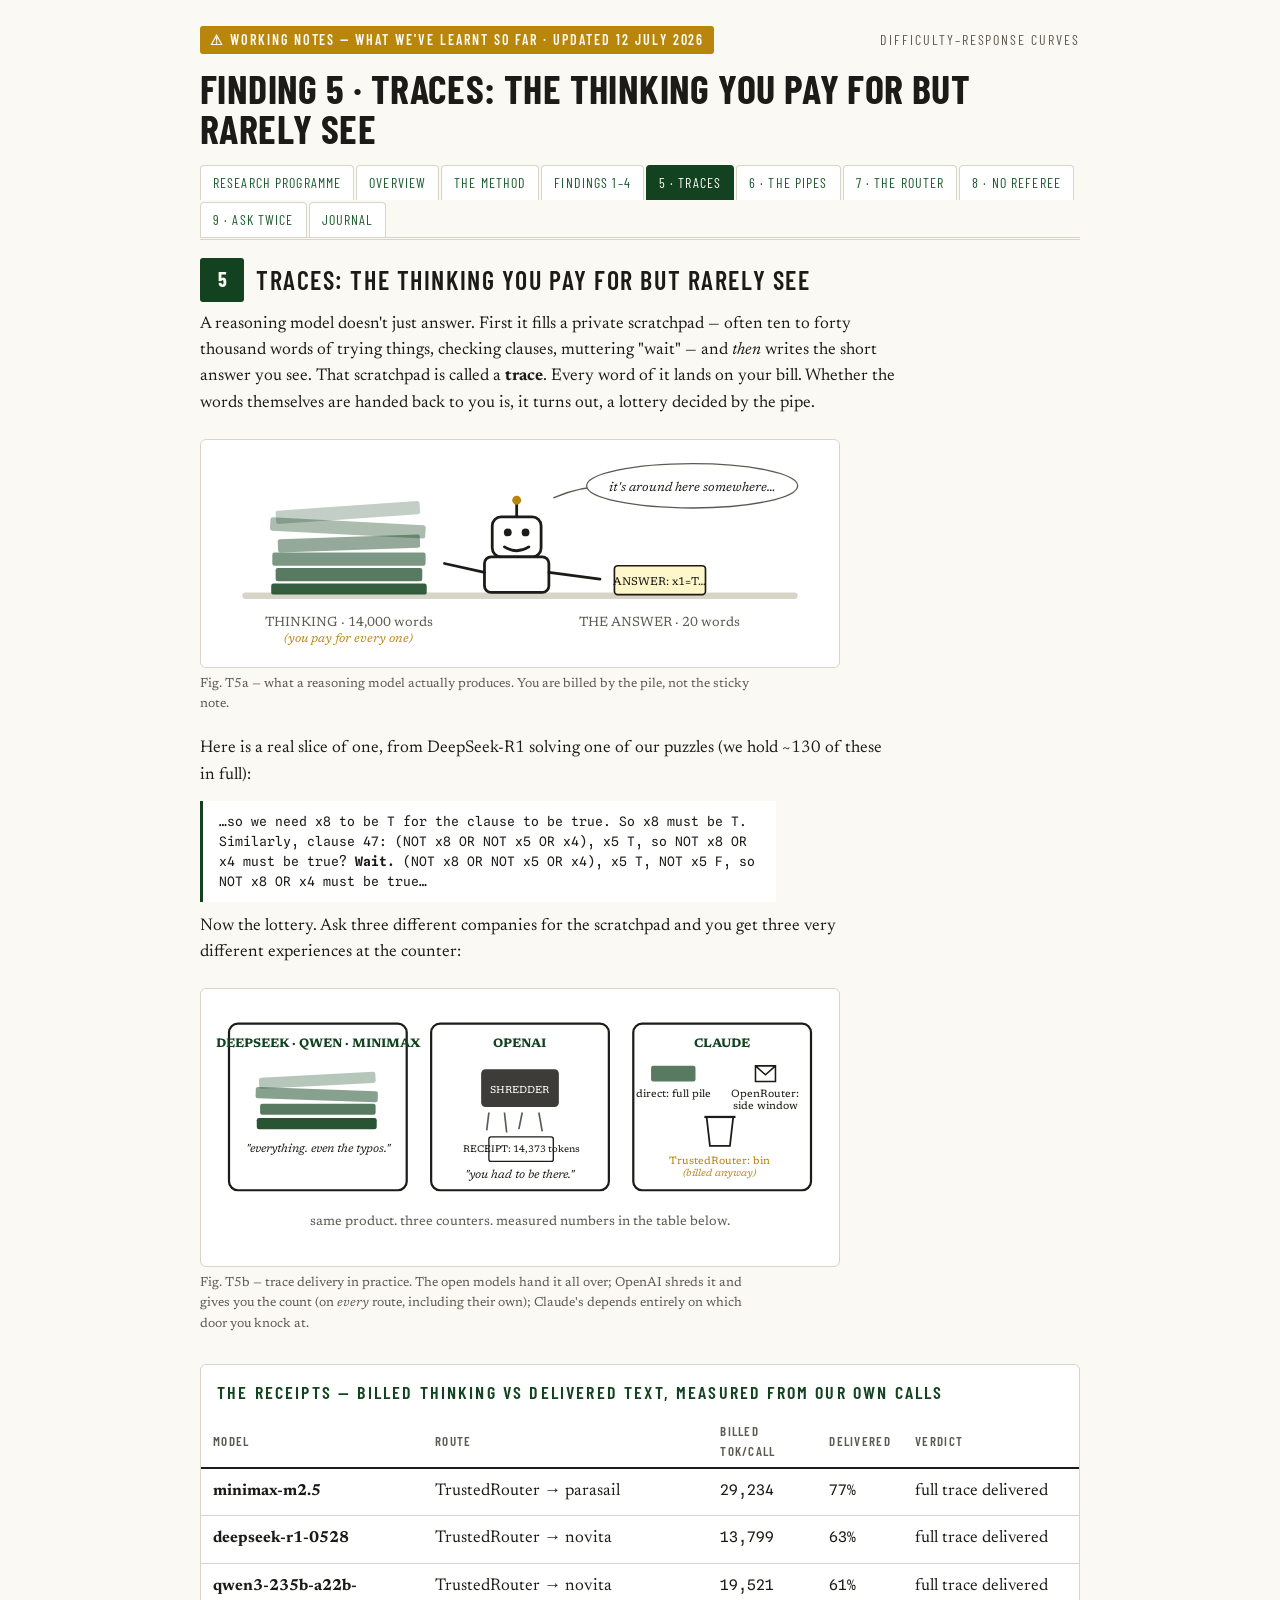
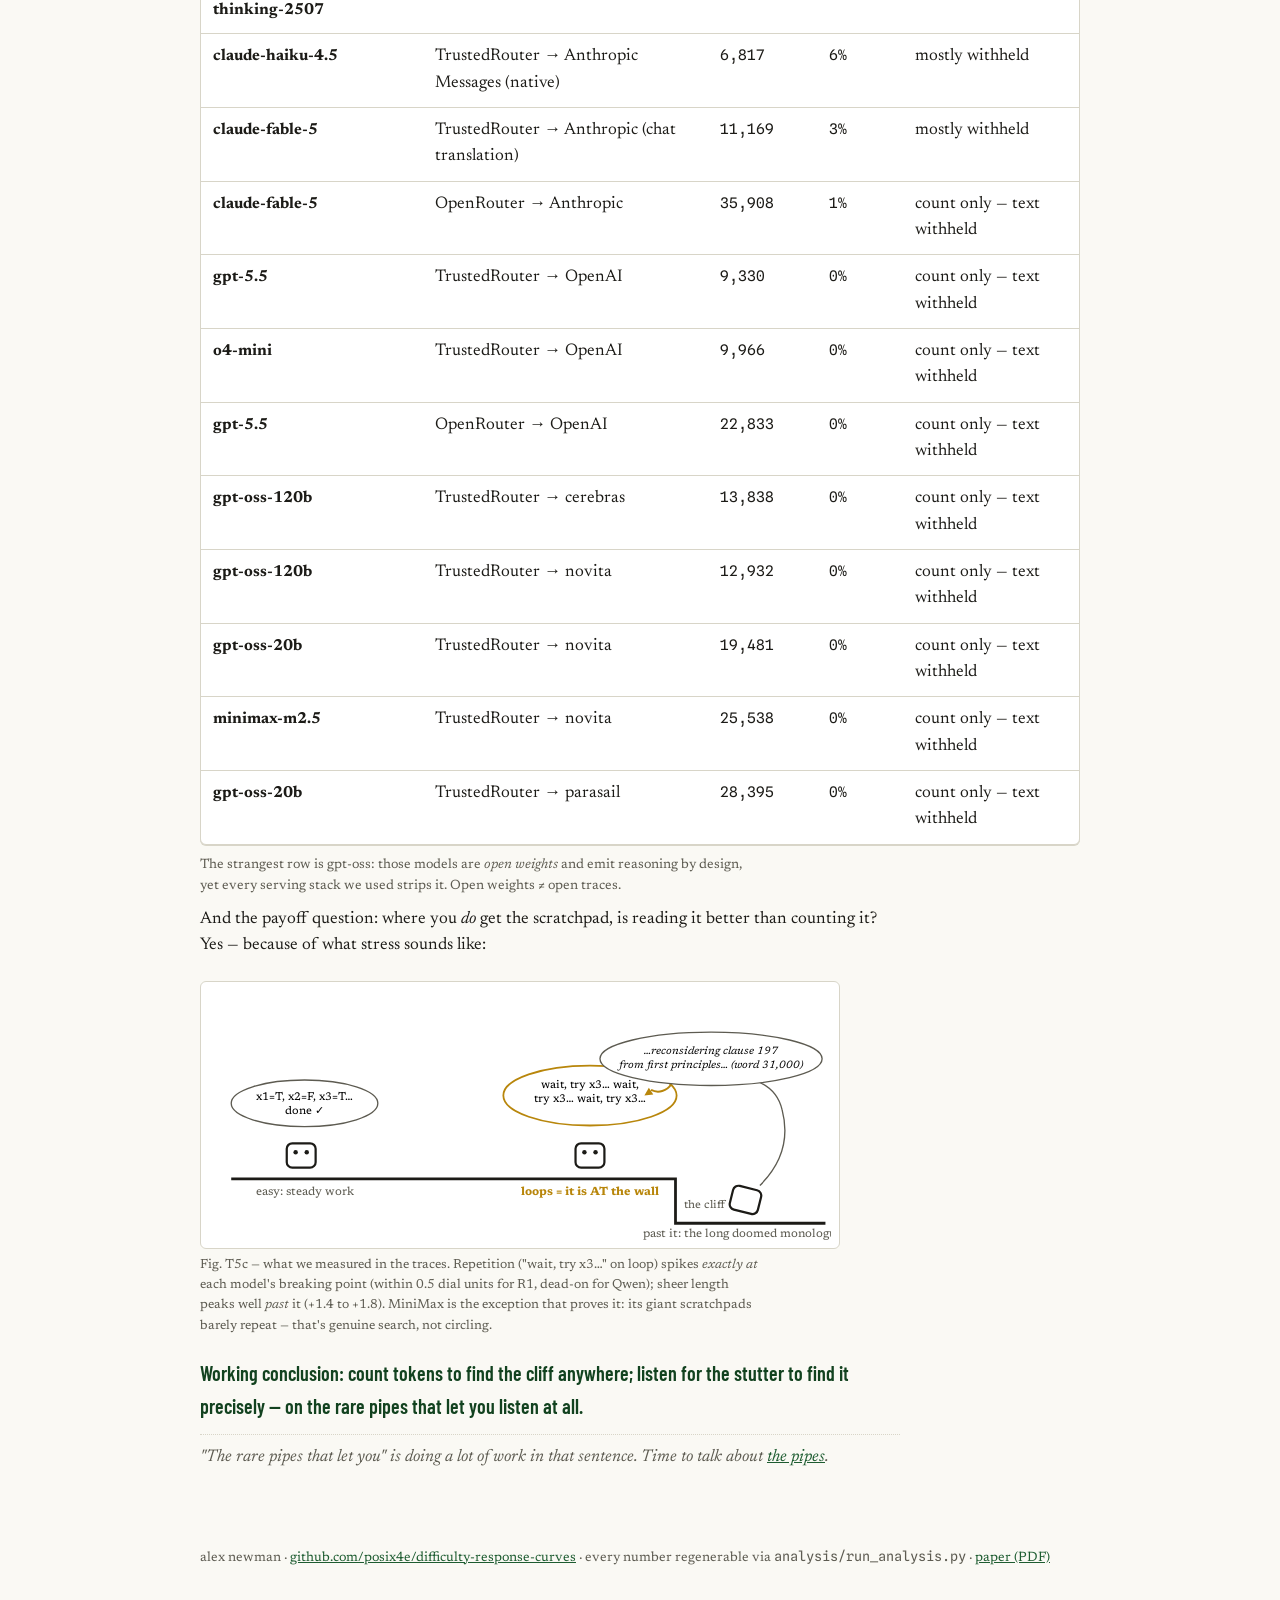
<file: docs/traces.html>
<!DOCTYPE html>
<html lang="en-GB">
<head>
<meta charset="utf-8">
<meta name="viewport" content="width=device-width, initial-scale=1">
<title>Finding 5: Traces — Difficulty–Response Curves</title>
<meta name="description" content="Reasoning traces: billed everywhere, delivered rarely, and where delivered, the loops mark the cliff.">
<link rel="preconnect" href="https://fonts.googleapis.com">
<link href="https://fonts.googleapis.com/css2?family=Barlow+Condensed:wght@500;600;700&family=Newsreader:ital,opsz,wght@0,6..72,400;0,6..72,500;1,6..72,400&family=Spline+Sans+Mono:wght@400;500&display=swap" rel="stylesheet">
<style>
:root {
  --paper:#faf9f4; --card:#ffffff; --ink:#1c1b17; --ink-2:#5d5b51; --rule:#d8d5c8;
  --green:#12421f; --green-2:#1d5c30; --accent:#b8860b;
}
@media (prefers-color-scheme: dark) {
  :root { --paper:#151713; --card:#1d201b; --ink:#f0eee6; --ink-2:#a5a294; --rule:#3a3d35;
           --green:#8fc9a0; --green-2:#6fae82; --accent:#d9a441; }
  img.fig { background:#fcfcfb; border-radius:6px; padding:10px; }
}
* { box-sizing:border-box; margin:0; }
html { scroll-behavior:smooth; }
@media (prefers-reduced-motion: reduce) { html { scroll-behavior:auto; } }
body {
  background:var(--paper); color:var(--ink);
  font-family:"Newsreader", Georgia, serif; font-size:17px; line-height:1.55;
}
.wrap { max-width:920px; margin:0 auto; padding:0 20px; }
.disp { font-family:"Barlow Condensed", "Arial Narrow", sans-serif; }
.mono { font-family:"Spline Sans Mono", ui-monospace, monospace; }

/* masthead */
header { border-bottom:3px double var(--rule); padding:26px 0 18px; }
.wip { background:var(--accent); color:var(--paper); padding:3px 10px; border-radius:3px; font-weight:600; }
.race-meta { display:flex; justify-content:space-between; align-items:baseline; flex-wrap:wrap; gap:6px;
  font-family:"Barlow Condensed",sans-serif; font-size:14px; letter-spacing:.14em; text-transform:uppercase; color:var(--ink-2); }
h1 { font-family:"Barlow Condensed",sans-serif; font-weight:700; font-size:clamp(34px,6vw,58px);
  line-height:1.02; text-transform:uppercase; letter-spacing:.01em; margin:14px 0 8px; color:var(--ink); }
h1 .thin { font-weight:500; color:var(--green); }
.standfirst { font-size:19px; max-width:64ch; color:var(--ink); font-style:italic; }
.links { margin-top:14px; display:flex; gap:10px; flex-wrap:wrap; }
.links a { font-family:"Barlow Condensed",sans-serif; text-transform:uppercase; letter-spacing:.1em; font-size:14px;
  color:var(--paper); background:var(--green); text-decoration:none; padding:7px 14px; border-radius:3px; }
.links a.ghost { background:transparent; color:var(--green); border:1px solid var(--green); }
.links a:focus-visible { outline:3px solid var(--accent); outline-offset:2px; }
.explainer { margin-top:18px; padding:14px 16px; background:var(--card); border:1px solid var(--rule);
  border-left:4px solid var(--green); border-radius:4px; font-size:15.5px; max-width:76ch; }
.explainer p { margin:0; }
/* multi-page chrome */
.pagenav { margin-top:16px; display:flex; flex-wrap:wrap; gap:2px;
  font-family:"Barlow Condensed",sans-serif; font-size:14px; letter-spacing:.08em; text-transform:uppercase; }
.pagenav a { color:var(--green-2); text-decoration:none; padding:6px 12px; border:1px solid var(--rule);
  border-bottom:none; border-radius:4px 4px 0 0; background:var(--card); }
.pagenav a.active { background:var(--green); color:var(--paper); border-color:var(--green); }
.pagenav a:hover { color:var(--accent); }
header.compact { padding-bottom:0; border-bottom:none; }
header.compact h1 { margin-bottom:2px; }
header.compact + section { border-top:3px double var(--rule); padding-top:18px; margin-top:0; }
.teasers { display:grid; grid-template-columns:repeat(auto-fit, minmax(260px, 1fr)); gap:12px; margin-top:14px; }
.teaser { display:block; background:var(--card); border:1px solid var(--rule); border-left:4px solid var(--green);
  border-radius:4px; padding:14px 16px; text-decoration:none; color:var(--ink); }
.teaser:hover { border-left-color:var(--accent); }
.teaser strong { font-family:"Barlow Condensed",sans-serif; text-transform:uppercase; letter-spacing:.08em;
  color:var(--green); display:block; margin-bottom:4px; }
.teaser span { font-size:14px; color:var(--ink-2); }
.journal { margin-top:14px; }
.jentry { display:flex; gap:18px; padding:14px 0; border-bottom:1px dotted var(--rule); }
.jdate { flex:0 0 130px; font-family:"Barlow Condensed",sans-serif; text-transform:uppercase;
  letter-spacing:.06em; font-size:14px; color:var(--accent); padding-top:2px; }
.jbody p { max-width:66ch; }
.toc { margin-top:16px; display:flex; flex-wrap:wrap; gap:4px 14px;
  font-family:"Barlow Condensed",sans-serif; font-size:13.5px; letter-spacing:.08em; text-transform:uppercase; }
.toc a { color:var(--green-2); text-decoration:none; border-bottom:1px dotted var(--rule); }
.toc a:hover { color:var(--accent); }

/* race card */
.card { background:var(--card); border:1px solid var(--rule); border-radius:6px; margin:30px 0 8px;
  overflow-x:auto; box-shadow:0 1px 0 var(--rule); }
.card table { border-collapse:collapse; width:100%; min-width:680px; }
.card caption { text-align:left; padding:14px 16px 4px;
  font-family:"Barlow Condensed",sans-serif; font-size:18px; font-weight:600; letter-spacing:.12em; text-transform:uppercase; color:var(--green); }
.card th { font-family:"Barlow Condensed",sans-serif; font-size:13px; letter-spacing:.1em; text-transform:uppercase;
  color:var(--ink-2); text-align:left; padding:10px 12px 6px; border-bottom:2px solid var(--ink); font-weight:600; }
.card td { padding:10px 12px; border-bottom:1px solid var(--rule); vertical-align:top; }
.card tr:last-child td { border-bottom:none; }
.pos { font-family:"Barlow Condensed",sans-serif; font-size:22px; font-weight:700; color:var(--ink-2); width:2ch; }
.swatch { display:inline-block; width:16px; height:16px; border-radius:3px; margin-top:4px; }
.runner strong { display:block; font-size:16px; }
.runner .mono { font-size:11.5px; color:var(--ink-2); }
td.num { font-family:"Spline Sans Mono",monospace; font-size:14.5px; white-space:nowrap; }
td.num .ci { display:block; font-size:11px; color:var(--ink-2); }
.card-note { font-size:13.5px; color:var(--ink-2); margin:6px 2px 0; }
.leadout { font-style:italic; color:var(--ink-2); border-top:1px dotted var(--rule); padding-top:10px;
  margin-top:18px; max-width:64ch; }
.explainer.thesis { border-left-color:var(--accent); font-size:17px; }
.card.late { margin-top:22px; border-left:4px solid var(--accent); }
.card.late td { font-size:14.5px; }
.datafiles { margin:8px 0 8px 22px; line-height:1.9; }
.cartoon { margin:22px 0; }
.cartoon svg { width:100%; max-width:640px; height:auto; display:block; background:var(--card);
  border:1px solid var(--rule); border-radius:6px; padding:8px; }
.cartoon figcaption { font-size:13px; color:var(--ink-2); margin-top:6px; max-width:70ch; }
.tracequote { border-left:3px solid var(--green); margin:12px 0; padding:10px 16px; background:var(--card);
  font-family:"Spline Sans Mono",monospace; font-size:13px; color:var(--ink); max-width:72ch; }
.datafiles .mono, .datafiles a { font-size:15px; }

/* signals */
.signal { margin:54px 0; }
.flag { display:flex; align-items:center; gap:12px; margin-bottom:10px; }
.flag .t { font-family:"Barlow Condensed",sans-serif; font-weight:700; font-size:20px; color:var(--paper);
  background:var(--green); width:44px; height:44px; display:grid; place-items:center; border-radius:3px; flex:none; }
.flag h2 { font-family:"Barlow Condensed",sans-serif; font-size:26px; font-weight:600; text-transform:uppercase; letter-spacing:.06em; }
.flag .dies { margin-left:auto; font-size:12.5px; color:var(--ink-2); font-style:italic; max-width:34ch; text-align:right; }
.signal p { max-width:70ch; margin:10px 0; }
img.fig { width:100%; height:auto; margin:14px 0 4px; }
.headline { font-family:"Barlow Condensed",sans-serif; font-size:20px; font-weight:600; color:var(--green); }
.plain { font-size:17px; }
th .sub { font-weight:400; font-size:10.5px; letter-spacing:.04em; text-transform:none; color:var(--ink-2); }

/* tools */
pre { background:var(--card); border:1px solid var(--rule); border-radius:6px; padding:16px;
  overflow-x:auto; font-family:"Spline Sans Mono",monospace; font-size:13.5px; line-height:1.6; color:var(--ink); }
.notclaim { border-top:3px double var(--rule); margin-top:60px; padding:26px 0 10px; font-style:italic; color:var(--ink-2); max-width:70ch; }
footer { padding:20px 0 44px; font-size:13.5px; color:var(--ink-2); }
footer a { color:var(--green-2); }
a { color:var(--green-2); }
</style>
</head>
<body>
<div class="wrap">
<header class="compact">
  <div class="race-meta">
    <span class="wip">&#9888; working notes &mdash; what we've learnt so far · updated 12 July 2026</span>
    <span><a href="index.html" style="color:inherit;text-decoration:none">difficulty&ndash;response curves</a></span>
  </div>
  <h1 style="font-size:clamp(26px,4vw,40px)">Finding 5 · Traces: the thinking you pay for but rarely see</h1>
  <nav class="pagenav" aria-label="Pages"><a href="research.html">Research Programme</a><a href="index.html">Overview</a><a href="method.html">The Method</a><a href="findings.html">Findings 1–4</a><a href="traces.html" class="active">5 · Traces</a><a href="pipes.html">6 · The Pipes</a><a href="router.html">7 · The Router</a><a href="routing2.html">8 · No Referee</a><a href="consistency.html">9 · Ask Twice</a><a href="journal.html">Journal</a></nav>
</header>
<section class="signal" id="f5">
  <div class="flag"><span class="t">5</span><h2>Traces: the thinking you pay for but rarely see</h2></div>
  <p class="plain">A reasoning model doesn't just answer. First it fills a private scratchpad &mdash;
  often ten to forty thousand words of trying things, checking clauses, muttering "wait" &mdash; and
  <em>then</em> writes the short answer you see. That scratchpad is called a <strong>trace</strong>.
  Every word of it lands on your bill. Whether the words themselves are handed back to you is,
  it turns out, a lottery decided by the pipe.</p>
  <figure class="cartoon">
    <svg viewBox="0 0 560 190" role="img" aria-label="Robot at a desk with an enormous thinking pile and a tiny answer note">
      <rect x="30" y="130" width="500" height="6" rx="3" fill="var(--rule)"/>
      <g stroke="var(--ink)" stroke-width="2.5" fill="none" stroke-linecap="round">
        <rect x="255" y="62" width="44" height="36" rx="8" fill="var(--card)"/>
        <circle cx="269" cy="76" r="3.5" fill="var(--ink)" stroke="none"/>
        <circle cx="285" cy="76" r="3.5" fill="var(--ink)" stroke="none"/>
        <path d="M266 89 q11 7 22 0"/>
        <line x1="277" y1="62" x2="277" y2="50"/><circle cx="277" cy="47" r="4" fill="var(--accent)" stroke="none"/>
        <rect x="248" y="98" width="58" height="32" rx="6" fill="var(--card)"/>
        <line x1="248" y1="112" x2="212" y2="104"/><line x1="306" y1="112" x2="352" y2="118"/>
      </g>
      <g>
        <rect x="60" y="52" width="130" height="12" rx="2" fill="var(--green)" opacity="0.25" transform="rotate(-4 125 58)"/>
        <rect x="55" y="66" width="140" height="12" rx="2" fill="var(--green)" opacity="0.35" transform="rotate(3 125 72)"/>
        <rect x="62" y="80" width="128" height="12" rx="2" fill="var(--green)" opacity="0.45" transform="rotate(-2 126 86)"/>
        <rect x="57" y="94" width="138" height="12" rx="2" fill="var(--green)" opacity="0.55"/>
        <rect x="60" y="108" width="132" height="12" rx="2" fill="var(--green)" opacity="0.7"/>
        <rect x="56" y="122" width="140" height="10" rx="2" fill="var(--green)" opacity="0.85"/>
        <text x="126" y="160" text-anchor="middle" font-size="12" fill="var(--ink-2)">THINKING &middot; 14,000 words</text>
        <text x="126" y="175" text-anchor="middle" font-size="11" fill="var(--accent)" font-style="italic">(you pay for every one)</text>
      </g>
      <g>
        <rect x="365" y="106" width="82" height="26" rx="3" fill="#fff6c9" stroke="var(--ink)" stroke-width="1.5"/>
        <text x="406" y="123" text-anchor="middle" font-size="10" fill="var(--ink)">ANSWER: x1=T&hellip;</text>
        <text x="406" y="160" text-anchor="middle" font-size="12" fill="var(--ink-2)">THE ANSWER &middot; 20 words</text>
      </g>
      <g>
        <path d="M310 45 q40 -18 90 -6" stroke="var(--ink-2)" stroke-width="1.2" fill="none"/>
        <ellipse cx="435" cy="34" rx="95" ry="20" fill="var(--card)" stroke="var(--ink-2)" stroke-width="1.2"/>
        <text x="435" y="39" text-anchor="middle" font-size="11.5" font-style="italic" fill="var(--ink)">it's around here somewhere&hellip;</text>
      </g>
    </svg>
    <figcaption>Fig. T5a &mdash; what a reasoning model actually produces. You are billed by the pile, not the sticky note.</figcaption>
  </figure>
  <p>Here is a real slice of one, from DeepSeek-R1 solving one of our puzzles (we hold ~130 of these in full):</p>
  <blockquote class="tracequote">&hellip;so we need x8 to be T for the clause to be true. So x8 must be T.
  Similarly, clause 47: (NOT x8 OR NOT x5 OR x4), x5 T, so NOT x8 OR x4 must be true? <strong>Wait.</strong>
  (NOT x8 OR NOT x5 OR x4), x5 T, NOT x5 F, so NOT x8 OR x4 must be true&hellip;</blockquote>
  <p class="plain">Now the lottery. Ask three different companies for the scratchpad and you get three
  very different experiences at the counter:</p>
  <figure class="cartoon">
    <svg viewBox="0 0 560 235" role="img" aria-label="Three service counters: open models hand over everything, OpenAI hands a receipt, Claude depends on the door">
      <g stroke="var(--ink)" stroke-width="2" fill="var(--card)">
        <rect x="18" y="24" width="160" height="150" rx="8"/>
        <rect x="200" y="24" width="160" height="150" rx="8"/>
        <rect x="382" y="24" width="160" height="150" rx="8"/>
      </g>
      <text x="98" y="45" text-anchor="middle" font-size="11" font-weight="bold" fill="var(--green)">DEEPSEEK &middot; QWEN &middot; MINIMAX</text>
      <text x="280" y="45" text-anchor="middle" font-size="11" font-weight="bold" fill="var(--green)">OPENAI</text>
      <text x="462" y="45" text-anchor="middle" font-size="11" font-weight="bold" fill="var(--green)">CLAUDE</text>
      <g>
        <rect x="45" y="70" width="105" height="10" rx="2" fill="var(--green)" opacity="0.3" transform="rotate(-3 98 75)"/>
        <rect x="42" y="83" width="110" height="10" rx="2" fill="var(--green)" opacity="0.5" transform="rotate(2 98 88)"/>
        <rect x="46" y="96" width="104" height="10" rx="2" fill="var(--green)" opacity="0.7"/>
        <rect x="43" y="109" width="108" height="10" rx="2" fill="var(--green)" opacity="0.9"/>
        <text x="98" y="140" text-anchor="middle" font-size="10.5" font-style="italic" fill="var(--ink)">"everything. even the typos."</text>
      </g>
      <g>
        <rect x="245" y="65" width="70" height="34" rx="4" fill="var(--ink)" opacity="0.85"/>
        <text x="280" y="86" text-anchor="middle" font-size="9" fill="var(--paper)">SHREDDER</text>
        <line x1="252" y1="104" x2="250" y2="120" stroke="var(--ink-2)" stroke-width="1.5"/>
        <line x1="266" y1="104" x2="268" y2="122" stroke="var(--ink-2)" stroke-width="1.5"/>
        <line x1="282" y1="104" x2="279" y2="119" stroke="var(--ink-2)" stroke-width="1.5"/>
        <line x1="297" y1="104" x2="300" y2="121" stroke="var(--ink-2)" stroke-width="1.5"/>
        <rect x="252" y="126" width="58" height="22" rx="2" fill="#fff" stroke="var(--ink)" stroke-width="1.2"/>
        <text x="281" y="140" text-anchor="middle" font-size="8.5" fill="var(--ink)">RECEIPT: 14,373 tokens</text>
        <text x="280" y="163" text-anchor="middle" font-size="10.5" font-style="italic" fill="var(--ink)">"you had to be there."</text>
      </g>
      <g>
        <rect x="398" y="62" width="40" height="14" rx="2" fill="var(--green)" opacity="0.7"/>
        <text x="418" y="90" text-anchor="middle" font-size="9.5" fill="var(--ink)">direct: full pile</text>
        <path d="M492 62 l18 0 l0 14 l-18 0 z M492 62 l9 8 l9 -8" fill="none" stroke="var(--ink)" stroke-width="1.4"/>
        <text x="501" y="90" text-anchor="middle" font-size="9.5" fill="var(--ink)">OpenRouter:</text>
        <text x="501" y="101" text-anchor="middle" font-size="9.5" fill="var(--ink)">side window</text>
        <path d="M448 108 l24 0 l-3 26 l-18 0 z" fill="none" stroke="var(--ink)" stroke-width="1.6"/>
        <line x1="446" y1="108" x2="474" y2="108" stroke="var(--ink)" stroke-width="2"/>
        <text x="460" y="150" text-anchor="middle" font-size="9.5" fill="var(--accent)">TrustedRouter: bin</text>
        <text x="460" y="161" text-anchor="middle" font-size="9" font-style="italic" fill="var(--accent)">(billed anyway)</text>
      </g>
      <text x="280" y="205" text-anchor="middle" font-size="12" fill="var(--ink-2)">same product. three counters. measured numbers in the table below.</text>
    </svg>
    <figcaption>Fig. T5b &mdash; trace delivery in practice. The open models hand it all over; OpenAI shreds it and gives you the count (on <em>every</em> route, including their own); Claude's depends entirely on which door you knock at.</figcaption>
  </figure>
  <div class="card"><table>
    <caption>The receipts &mdash; billed thinking vs delivered text, measured from our own calls</caption>
    <thead><tr><th>model</th><th>route</th><th>billed tok/call</th><th>delivered</th><th>verdict</th></tr></thead>
    <tbody>
      <tr><td class="runner"><strong>minimax-m2.5</strong></td><td>TrustedRouter &rarr; parasail</td>
        <td class="num">29,234</td><td class="num">77%</td><td>full trace delivered</td></tr>
      <tr><td class="runner"><strong>deepseek-r1-0528</strong></td><td>TrustedRouter &rarr; novita</td>
        <td class="num">13,799</td><td class="num">63%</td><td>full trace delivered</td></tr>
      <tr><td class="runner"><strong>qwen3-235b-a22b-thinking-2507</strong></td><td>TrustedRouter &rarr; novita</td>
        <td class="num">19,521</td><td class="num">61%</td><td>full trace delivered</td></tr>
      <tr><td class="runner"><strong>claude-haiku-4.5</strong></td><td>TrustedRouter &rarr; Anthropic Messages (native)</td>
        <td class="num">6,817</td><td class="num">6%</td><td>mostly withheld</td></tr>
      <tr><td class="runner"><strong>claude-fable-5</strong></td><td>TrustedRouter &rarr; Anthropic (chat translation)</td>
        <td class="num">11,169</td><td class="num">3%</td><td>mostly withheld</td></tr>
      <tr><td class="runner"><strong>claude-fable-5</strong></td><td>OpenRouter &rarr; Anthropic</td>
        <td class="num">35,908</td><td class="num">1%</td><td>count only &mdash; text withheld</td></tr>
      <tr><td class="runner"><strong>gpt-5.5</strong></td><td>TrustedRouter &rarr; OpenAI</td>
        <td class="num">9,330</td><td class="num">0%</td><td>count only &mdash; text withheld</td></tr>
      <tr><td class="runner"><strong>o4-mini</strong></td><td>TrustedRouter &rarr; OpenAI</td>
        <td class="num">9,966</td><td class="num">0%</td><td>count only &mdash; text withheld</td></tr>
      <tr><td class="runner"><strong>gpt-5.5</strong></td><td>OpenRouter &rarr; OpenAI</td>
        <td class="num">22,833</td><td class="num">0%</td><td>count only &mdash; text withheld</td></tr>
      <tr><td class="runner"><strong>gpt-oss-120b</strong></td><td>TrustedRouter &rarr; cerebras</td>
        <td class="num">13,838</td><td class="num">0%</td><td>count only &mdash; text withheld</td></tr>
      <tr><td class="runner"><strong>gpt-oss-120b</strong></td><td>TrustedRouter &rarr; novita</td>
        <td class="num">12,932</td><td class="num">0%</td><td>count only &mdash; text withheld</td></tr>
      <tr><td class="runner"><strong>gpt-oss-20b</strong></td><td>TrustedRouter &rarr; novita</td>
        <td class="num">19,481</td><td class="num">0%</td><td>count only &mdash; text withheld</td></tr>
      <tr><td class="runner"><strong>minimax-m2.5</strong></td><td>TrustedRouter &rarr; novita</td>
        <td class="num">25,538</td><td class="num">0%</td><td>count only &mdash; text withheld</td></tr>
      <tr><td class="runner"><strong>gpt-oss-20b</strong></td><td>TrustedRouter &rarr; parasail</td>
        <td class="num">28,395</td><td class="num">0%</td><td>count only &mdash; text withheld</td></tr>
    </tbody>
  </table></div>
  <p class="card-note">The strangest row is gpt-oss: those models are <em>open weights</em> and emit reasoning
  by design, yet every serving stack we used strips it. Open weights &ne; open traces.</p>
  <p class="plain">And the payoff question: where you <em>do</em> get the scratchpad, is reading it better
  than counting it? Yes &mdash; because of what stress sounds like:</p>
  <figure class="cartoon">
    <svg viewBox="0 0 560 225" role="img" aria-label="Three robots on ground ending in a cliff: calm work, looping at the edge, long doomed monologue past it">
      <path d="M20 170 L420 170 L420 210 L555 210" stroke="var(--ink)" stroke-width="2.5" fill="none"/>
      <text x="428" y="196" font-size="10" fill="var(--ink-2)">the cliff</text>
      <g stroke="var(--ink)" stroke-width="2" fill="var(--card)">
        <rect x="70" y="138" width="26" height="22" rx="5"/>
        <rect x="330" y="138" width="26" height="22" rx="5"/>
        <rect x="470" y="178" width="26" height="22" rx="5" transform="rotate(14 483 189)"/>
      </g>
      <g fill="var(--ink)"><circle cx="78" cy="146" r="2"/><circle cx="88" cy="146" r="2"/>
        <circle cx="338" cy="146" r="2"/><circle cx="348" cy="146" r="2"/></g>
      <ellipse cx="86" cy="102" rx="66" ry="21" fill="var(--card)" stroke="var(--ink-2)" stroke-width="1.2"/>
      <text x="86" y="99" text-anchor="middle" font-size="10">x1=T, x2=F, x3=T&hellip;</text>
      <text x="86" y="112" text-anchor="middle" font-size="10">done &#10003;</text>
      <text x="86" y="185" text-anchor="middle" font-size="10.5" fill="var(--ink-2)">easy: steady work</text>
      <ellipse cx="343" cy="95" rx="78" ry="27" fill="var(--card)" stroke="var(--accent)" stroke-width="1.6"/>
      <text x="343" y="88" text-anchor="middle" font-size="10">wait, try x3&hellip; wait,</text>
      <text x="343" y="101" text-anchor="middle" font-size="10">try x3&hellip; wait, try x3&hellip;</text>
      <path d="M394 68 a14 14 0 1 1 4 22" fill="none" stroke="var(--accent)" stroke-width="1.8"/>
      <path d="M396 88 l4 6 l-8 1 z" fill="var(--accent)"/>
      <text x="343" y="185" text-anchor="middle" font-size="10.5" font-weight="bold" fill="var(--accent)">loops = it is AT the wall</text>
      <path d="M496 176 q30 -30 20 -68 q-6 -26 -40 -30" stroke="var(--ink-2)" stroke-width="1.2" fill="none"/>
      <ellipse cx="452" cy="62" rx="100" ry="24" fill="var(--card)" stroke="var(--ink-2)" stroke-width="1.2"/>
      <text x="452" y="58" text-anchor="middle" font-size="9.5" font-style="italic">&hellip;reconsidering clause 197</text>
      <text x="452" y="70" text-anchor="middle" font-size="9.5" font-style="italic">from first principles&hellip; (word 31,000)</text>
      <text x="480" y="222" text-anchor="middle" font-size="10.5" fill="var(--ink-2)">past it: the long doomed monologue</text>
    </svg>
    <figcaption>Fig. T5c &mdash; what we measured in the traces. Repetition ("wait, try x3&hellip;" on loop) spikes
    <em>exactly at</em> each model's breaking point (within 0.5 dial units for R1, dead-on for Qwen); sheer
    length peaks well <em>past</em> it (+1.4 to +1.8). MiniMax is the exception that proves it: its giant
    scratchpads barely repeat &mdash; that's genuine search, not circling.</figcaption>
  </figure>
  <p><span class="headline">Working conclusion: count tokens to find the cliff anywhere; listen for the
  stutter to find it precisely &mdash; on the rare pipes that let you listen at all.</span></p>
  <p class="leadout">"The rare pipes that let you" is doing a lot of work in that sentence. Time to talk about <a href="pipes.html">the pipes</a>.</p>
</section>

<footer>
  <p>alex newman · <a href="https://github.com/posix4e/difficulty-response-curves">github.com/posix4e/difficulty-response-curves</a>
  · every number regenerable via <span class="mono">analysis/run_analysis.py</span> · <a href="paper.pdf">paper (PDF)</a></p>
</footer>
</div>
</body>
</html>
</file>
